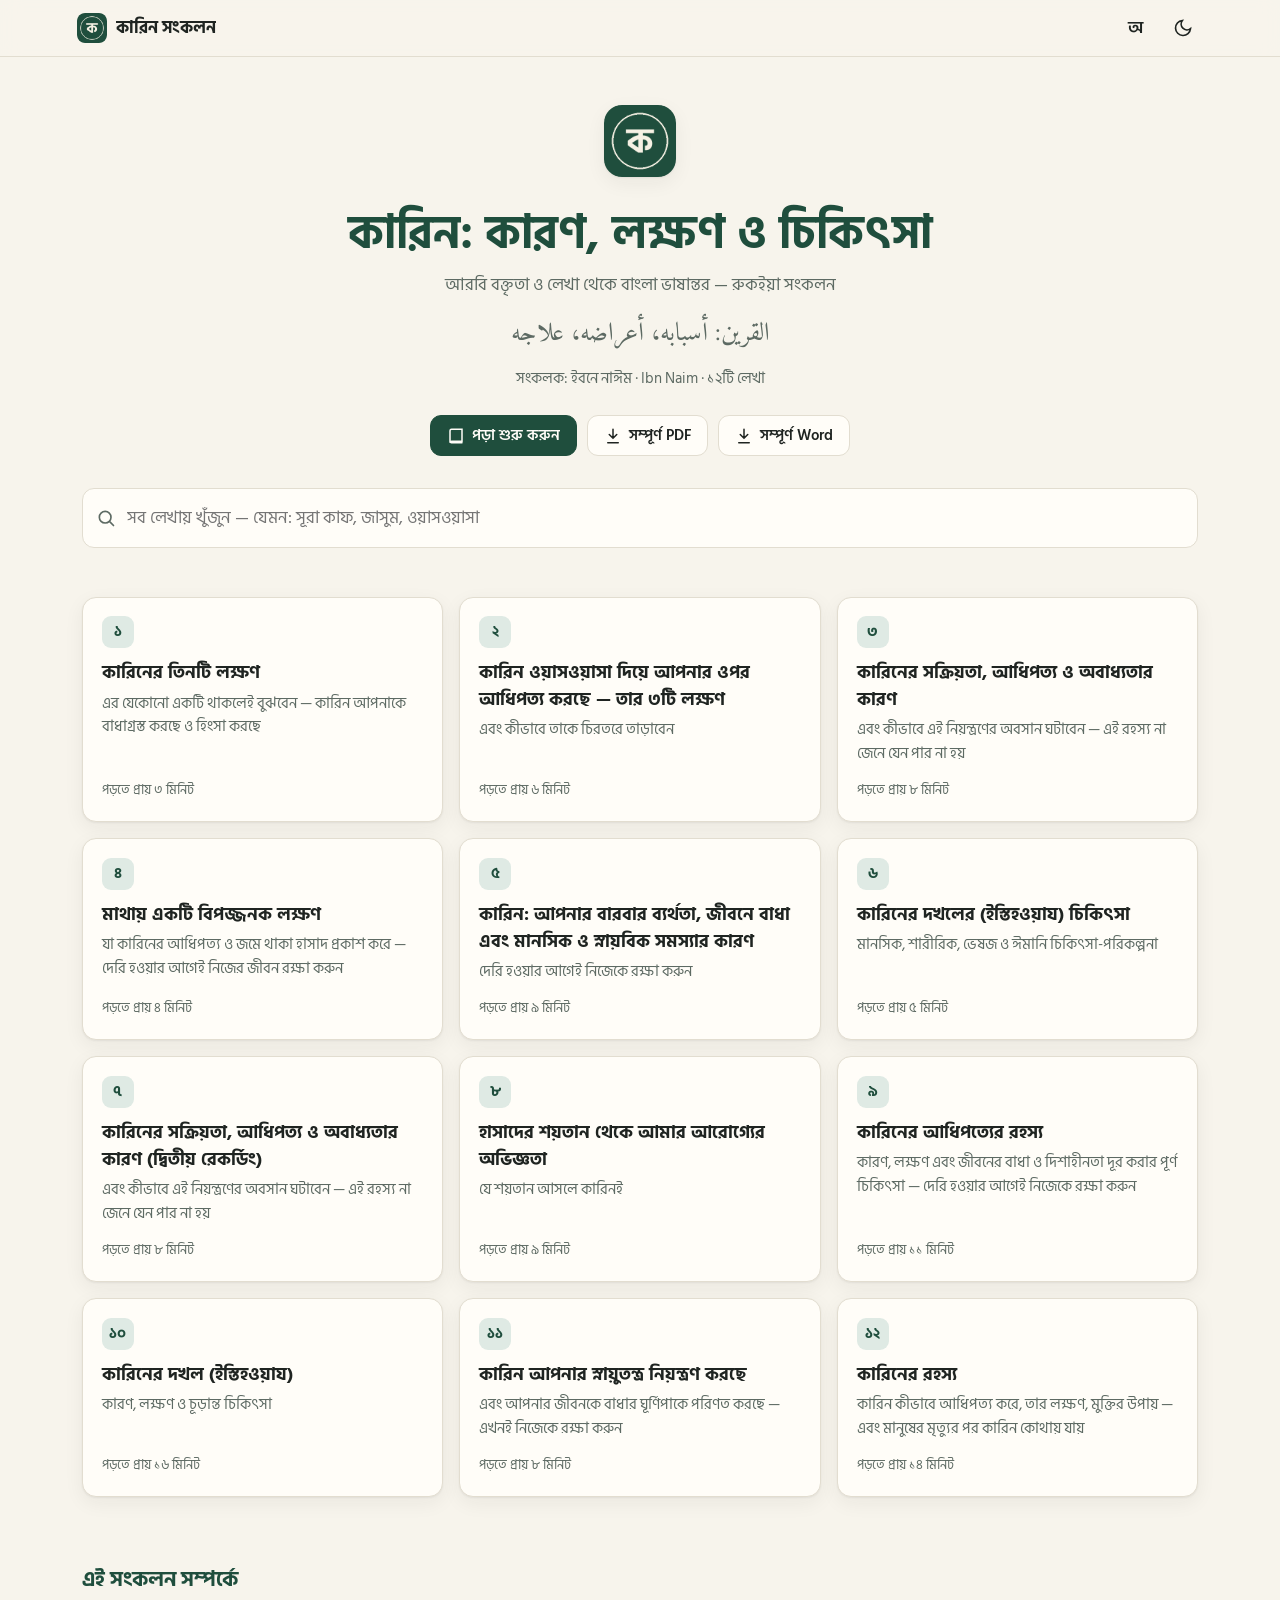
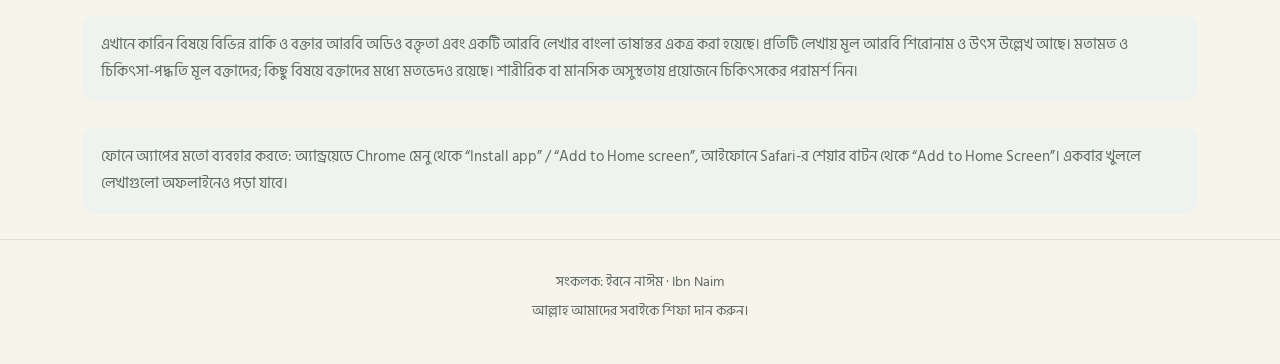
<file: index.html>
<!doctype html>
<html lang="bn" data-theme="light">
<head>
<meta charset="utf-8">
<meta name="viewport" content="width=device-width, initial-scale=1, viewport-fit=cover">
<title>কারিন সংকলন — কারণ, লক্ষণ ও চিকিৎসা</title>
<meta name="description" content="কারিন বিষয়ে রুকইয়া বক্তৃতা ও লেখার বাংলা ভাষান্তর — কারণ, লক্ষণ ও চিকিৎসা। অনলাইনে ও অফলাইনে পড়ুন, PDF ও Word ডাউনলোড করুন।">
<meta name="theme-color" content="#1f4e3d">
<meta property="og:title" content="কারিন সংকলন — কারণ, লক্ষণ ও চিকিৎসা">
<meta property="og:description" content="কারিন বিষয়ে রুকইয়া বক্তৃতা ও লেখার বাংলা ভাষান্তর — কারণ, লক্ষণ ও চিকিৎসা। অনলাইনে ও অফলাইনে পড়ুন, PDF ও Word ডাউনলোড করুন।">
<meta property="og:type" content="article">
<meta property="og:image" content="/icons/icon-512.png">
<link rel="manifest" href="/manifest.webmanifest">
<link rel="icon" href="/icons/favicon-48.png" type="image/png">
<link rel="apple-touch-icon" href="/icons/apple-touch-icon.png">
<meta name="apple-mobile-web-app-capable" content="yes">
<meta name="apple-mobile-web-app-status-bar-style" content="default">
<meta name="apple-mobile-web-app-title" content="কারিন সংকলন">
<link rel="preload" href="/fonts/HindSiliguri-Regular.woff2" as="font" type="font/woff2" crossorigin>
<link rel="stylesheet" href="/assets/style.css?v=72d745506d">
<script>(function(){var t;try{t=localStorage.getItem('theme')}catch(e){}if(!t)t=matchMedia('(prefers-color-scheme: dark)').matches?'dark':'light';document.documentElement.setAttribute('data-theme',t)})()</script>

</head>
<body>
<a class="skip" href="#main">মূল লেখায় যান</a>
<header class="bar"><div class="in">
<a class="brand" href="/"><img src="/icons/icon-192.png" alt="" width="30" height="30"><span>কারিন সংকলন</span></a>
<div class="sp"></div>
<button class="ib" data-act="font" aria-label="লেখার আকার বদলান" title="লেখার আকার">অ</button>
<button class="ib" data-act="theme" aria-label="ডার্ক/লাইট মোড" title="ডার্ক/লাইট মোড"><span class="ic-moon"><svg viewBox="0 0 24 24" fill="none" stroke="currentColor" stroke-width="2" stroke-linecap="round"><path d="M21 12.8A9 9 0 1 1 11.2 3a7 7 0 0 0 9.8 9.8z"/></svg></span><span class="ic-sun"><svg viewBox="0 0 24 24" fill="none" stroke="currentColor" stroke-width="2" stroke-linecap="round"><circle cx="12" cy="12" r="4"/><path d="M12 2v2M12 20v2M4.9 4.9l1.4 1.4M17.7 17.7l1.4 1.4M2 12h2M20 12h2M4.9 19.1l1.4-1.4M17.7 6.3l1.4-1.4"/></svg></span></button>

</div></header>
<main id="main" class="wrap wide">
<section class="hero">
<img class="logo" src="/icons/icon-192.png" alt="" width="72" height="72">
<h1>কারিন: কারণ, লক্ষণ ও চিকিৎসা</h1>
<p class="sub">আরবি বক্তৃতা ও লেখা থেকে বাংলা ভাষান্তর — রুকইয়া সংকলন</p>
<p class="ar" lang="ar" dir="rtl">القرين: أسبابه، أعراضه، علاجه</p>
<div class="by">সংকলক: ইবনে নাঈম · Ibn Naim · ১২টি লেখা</div>
<div class="btns">
<a class="btn pri" href="/a/qarin-tinti-lokkhon/"><svg viewBox="0 0 24 24" fill="none" stroke="currentColor" stroke-width="2" stroke-linecap="round"><path d="M4 19.5V5a2 2 0 0 1 2-2h14v16H6a2 2 0 0 0-2 2zM4 19.5A2 2 0 0 0 6 21h14"/></svg> পড়া শুরু করুন</a>
<a class="btn" href="/downloads/qarin-somporno-songkolon.pdf" download="কারিন — সম্পূর্ণ সংকলন.pdf"><svg viewBox="0 0 24 24" fill="none" stroke="currentColor" stroke-width="2" stroke-linecap="round"><path d="M12 3v12M7 10l5 5 5-5M5 21h14"/></svg> সম্পূর্ণ PDF</a>
<a class="btn" href="/downloads/qarin-somporno-songkolon.docx" download="কারিন — সম্পূর্ণ সংকলন.docx"><svg viewBox="0 0 24 24" fill="none" stroke="currentColor" stroke-width="2" stroke-linecap="round"><path d="M12 3v12M7 10l5 5 5-5M5 21h14"/></svg> সম্পূর্ণ Word</a>
<button class="btn" data-act="install" hidden><svg viewBox="0 0 24 24" fill="none" stroke="currentColor" stroke-width="2" stroke-linecap="round"><rect x="6" y="2" width="12" height="20" rx="2.5"/><path d="M11 18h2"/></svg> অ্যাপ হিসেবে ইনস্টল করুন</button>
</div>
<p class="note ios-hint" style="margin-top:1rem">আইফোনে অ্যাপ হিসেবে রাখতে: Safari-তে শেয়ার বাটন চাপুন, তারপর “Add to Home Screen”।</p>
</section>
<div class="search"><svg viewBox="0 0 24 24" fill="none" stroke="currentColor" stroke-width="2" stroke-linecap="round"><circle cx="11" cy="11" r="7"/><path d="M21 21l-4.3-4.3"/></svg><input id="q" type="search" placeholder="সব লেখায় খুঁজুন — যেমন: সূরা কাফ, জাসুম, ওয়াসওয়াসা" aria-label="সব লেখায় খুঁজুন" autocomplete="off"></div>
<p class="count" id="count" aria-live="polite"></p>
<div class="grid"><a class="card" href="/a/qarin-tinti-lokkhon/" data-slug="qarin-tinti-lokkhon">
<span class="num">১</span>
<h2>কারিনের তিনটি লক্ষণ</h2>
<p>এর যেকোনো একটি থাকলেই বুঝবেন — কারিন আপনাকে বাধাগ্রস্ত করছে ও হিংসা করছে</p>
<div class="meta">পড়তে প্রায় ৩ মিনিট</div>
</a><a class="card" href="/a/qarin-wasoasa-3-lokkhon/" data-slug="qarin-wasoasa-3-lokkhon">
<span class="num">২</span>
<h2>কারিন ওয়াসওয়াসা দিয়ে আপনার ওপর আধিপত্য করছে — তার ৩টি লক্ষণ</h2>
<p>এবং কীভাবে তাকে চিরতরে তাড়াবেন</p>
<div class="meta">পড়তে প্রায় ৬ মিনিট</div>
</a><a class="card" href="/a/qarin-sokriyotar-karon/" data-slug="qarin-sokriyotar-karon">
<span class="num">৩</span>
<h2>কারিনের সক্রিয়তা, আধিপত্য ও অবাধ্যতার কারণ</h2>
<p>এবং কীভাবে এই নিয়ন্ত্রণের অবসান ঘটাবেন — এই রহস্য না জেনে যেন পার না হয়</p>
<div class="meta">পড়তে প্রায় ৮ মিনিট</div>
</a><a class="card" href="/a/mathay-bipojjonok-lokkhon/" data-slug="mathay-bipojjonok-lokkhon">
<span class="num">৪</span>
<h2>মাথায় একটি বিপজ্জনক লক্ষণ</h2>
<p>যা কারিনের আধিপত্য ও জমে থাকা হাসাদ প্রকাশ করে — দেরি হওয়ার আগেই নিজের জীবন রক্ষা করুন</p>
<div class="meta">পড়তে প্রায় ৪ মিনিট</div>
</a><a class="card" href="/a/qarin-o-byarthota/" data-slug="qarin-o-byarthota">
<span class="num">৫</span>
<h2>কারিন: আপনার বারবার ব্যর্থতা, জীবনে বাধা এবং মানসিক ও স্নায়বিক সমস্যার কারণ</h2>
<p>দেরি হওয়ার আগেই নিজেকে রক্ষা করুন</p>
<div class="meta">পড়তে প্রায় ৯ মিনিট</div>
</a><a class="card" href="/a/qarin-dokholer-chikitsa/" data-slug="qarin-dokholer-chikitsa">
<span class="num">৬</span>
<h2>কারিনের দখলের (ইস্তিহওয়ায) চিকিৎসা</h2>
<p>মানসিক, শারীরিক, ভেষজ ও ঈমানি চিকিৎসা-পরিকল্পনা</p>
<div class="meta">পড়তে প্রায় ৫ মিনিট</div>
</a><a class="card" href="/a/qarin-sokriyotar-karon-2/" data-slug="qarin-sokriyotar-karon-2">
<span class="num">৭</span>
<h2>কারিনের সক্রিয়তা, আধিপত্য ও অবাধ্যতার কারণ (দ্বিতীয় রেকর্ডিং)</h2>
<p>এবং কীভাবে এই নিয়ন্ত্রণের অবসান ঘটাবেন — এই রহস্য না জেনে যেন পার না হয়</p>
<div class="meta">পড়তে প্রায় ৮ মিনিট</div>
</a><a class="card" href="/a/hasader-shoytan-theke-shifa/" data-slug="hasader-shoytan-theke-shifa">
<span class="num">৮</span>
<h2>হাসাদের শয়তান থেকে আমার আরোগ্যের অভিজ্ঞতা</h2>
<p>যে শয়তান আসলে কারিনই</p>
<div class="meta">পড়তে প্রায় ৯ মিনিট</div>
</a><a class="card" href="/a/qarin-adhipottyer-rohosso/" data-slug="qarin-adhipottyer-rohosso">
<span class="num">৯</span>
<h2>কারিনের আধিপত্যের রহস্য</h2>
<p>কারণ, লক্ষণ এবং জীবনের বাধা ও দিশাহীনতা দূর করার পূর্ণ চিকিৎসা — দেরি হওয়ার আগেই নিজেকে রক্ষা করুন</p>
<div class="meta">পড়তে প্রায় ১১ মিনিট</div>
</a><a class="card" href="/a/qarin-dokhol-karon-lokkhon-chikitsa/" data-slug="qarin-dokhol-karon-lokkhon-chikitsa">
<span class="num">১০</span>
<h2>কারিনের দখল (ইস্তিহওয়ায)</h2>
<p>কারণ, লক্ষণ ও চূড়ান্ত চিকিৎসা</p>
<div class="meta">পড়তে প্রায় ১৬ মিনিট</div>
</a><a class="card" href="/a/qarin-o-snayutontro/" data-slug="qarin-o-snayutontro">
<span class="num">১১</span>
<h2>কারিন আপনার স্নায়ুতন্ত্র নিয়ন্ত্রণ করছে</h2>
<p>এবং আপনার জীবনকে বাধার ঘূর্ণিপাকে পরিণত করছে — এখনই নিজেকে রক্ষা করুন</p>
<div class="meta">পড়তে প্রায় ৮ মিনিট</div>
</a><a class="card" href="/a/qariner-rohosso/" data-slug="qariner-rohosso">
<span class="num">১২</span>
<h2>কারিনের রহস্য</h2>
<p>কারিন কীভাবে আধিপত্য করে, তার লক্ষণ, মুক্তির উপায় — এবং মানুষের মৃত্যুর পর কারিন কোথায় যায়</p>
<div class="meta">পড়তে প্রায় ১৪ মিনিট</div>
</a></div>
<p class="empty" id="empty" hidden>কিছু পাওয়া যায়নি। অন্য শব্দ দিয়ে খুঁজে দেখুন।</p>
<h2 class="sec">এই সংকলন সম্পর্কে</h2>
<p class="note">এখানে কারিন বিষয়ে বিভিন্ন রাকি ও বক্তার আরবি অডিও বক্তৃতা এবং একটি আরবি লেখার বাংলা ভাষান্তর একত্র করা হয়েছে। প্রতিটি লেখায় মূল আরবি শিরোনাম ও উৎস উল্লেখ আছে। মতামত ও চিকিৎসা-পদ্ধতি মূল বক্তাদের; কিছু বিষয়ে বক্তাদের মধ্যে মতভেদও রয়েছে। শারীরিক বা মানসিক অসুস্থতায় প্রয়োজনে চিকিৎসকের পরামর্শ নিন।</p>
<p class="note">ফোনে অ্যাপের মতো ব্যবহার করতে: অ্যান্ড্রয়েডে Chrome মেনু থেকে “Install app” / “Add to Home screen”, আইফোনে Safari-র শেয়ার বাটন থেকে “Add to Home Screen”। একবার খুললে লেখাগুলো অফলাইনেও পড়া যাবে।</p>
</main>
<footer><div class="wrap">
<p>সংকলক: ইবনে নাঈম · Ibn Naim</p>
<p>আল্লাহ আমাদের সবাইকে শিফা দান করুন।</p>
</div></footer>
<div class="toast" id="toast" role="status" aria-live="polite"></div>
<script src="/assets/app.js?v=72d745506d" defer></script>
</body></html>
</file>
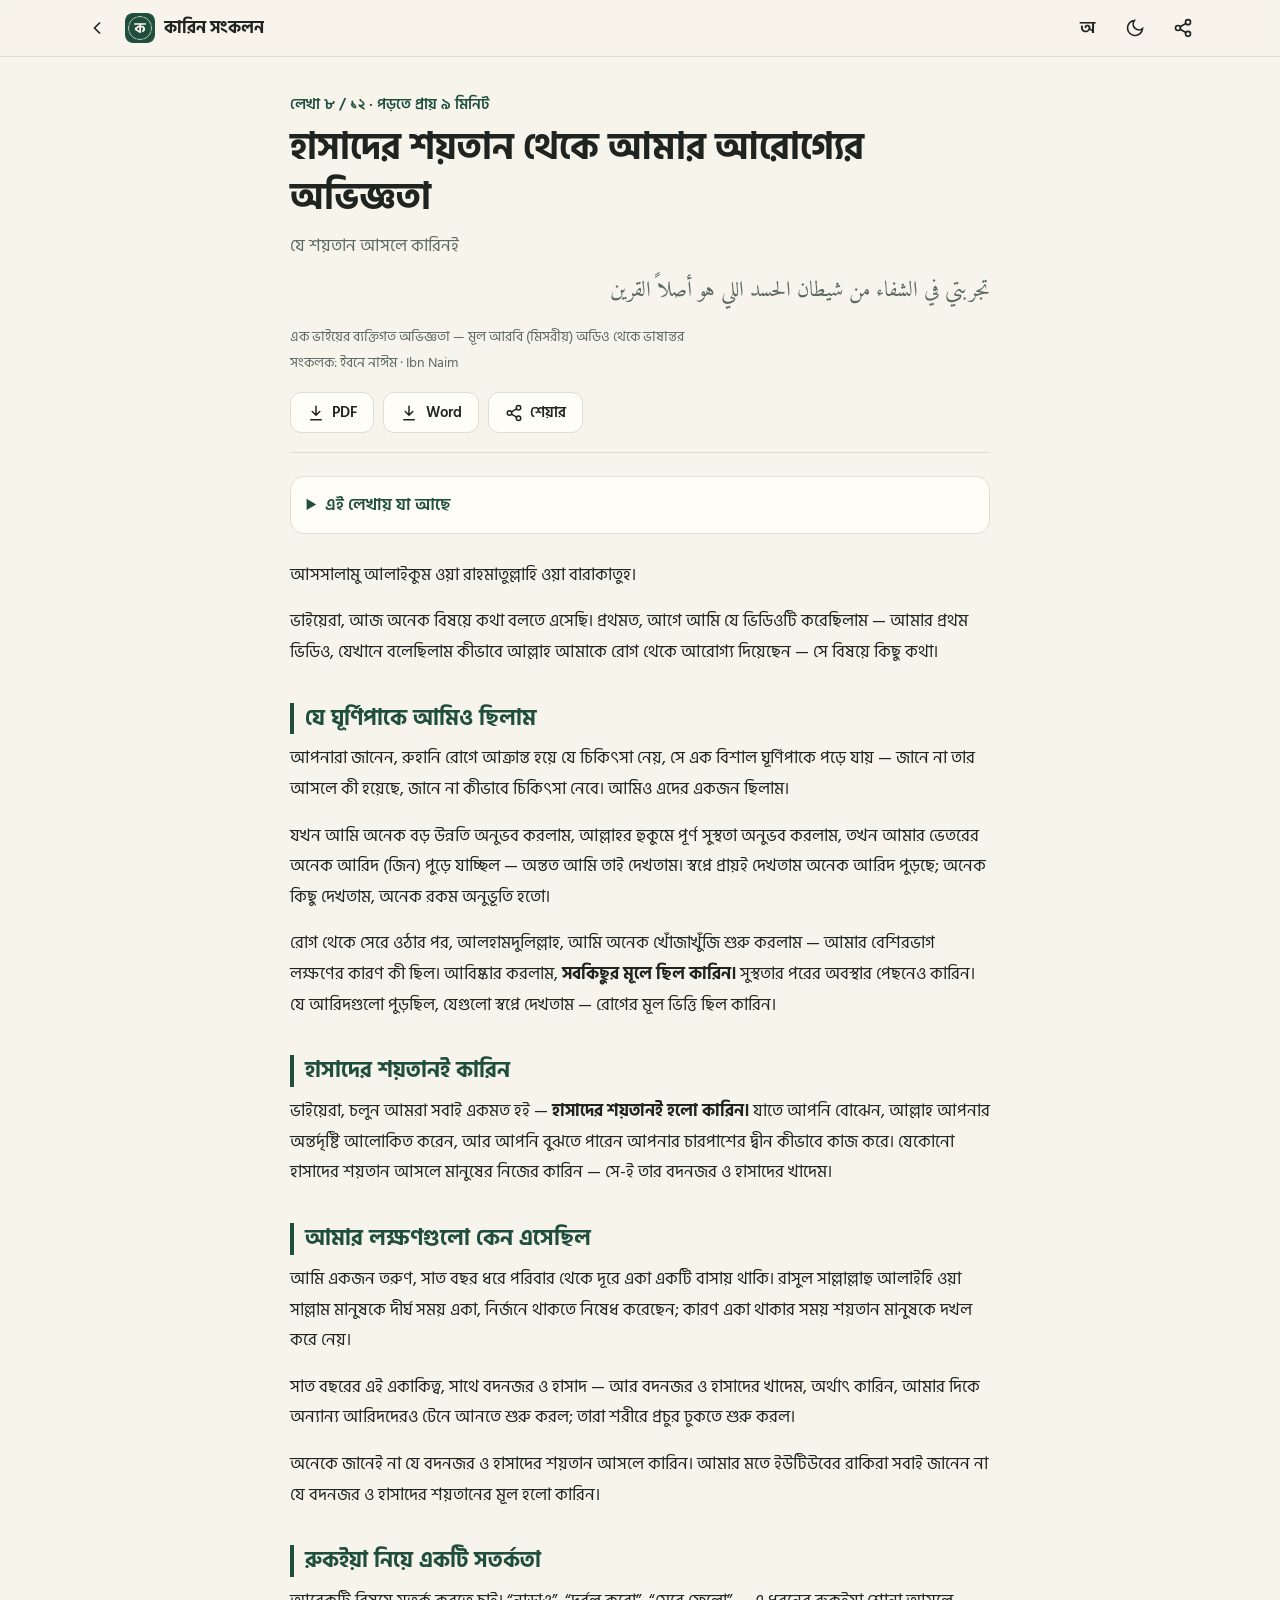
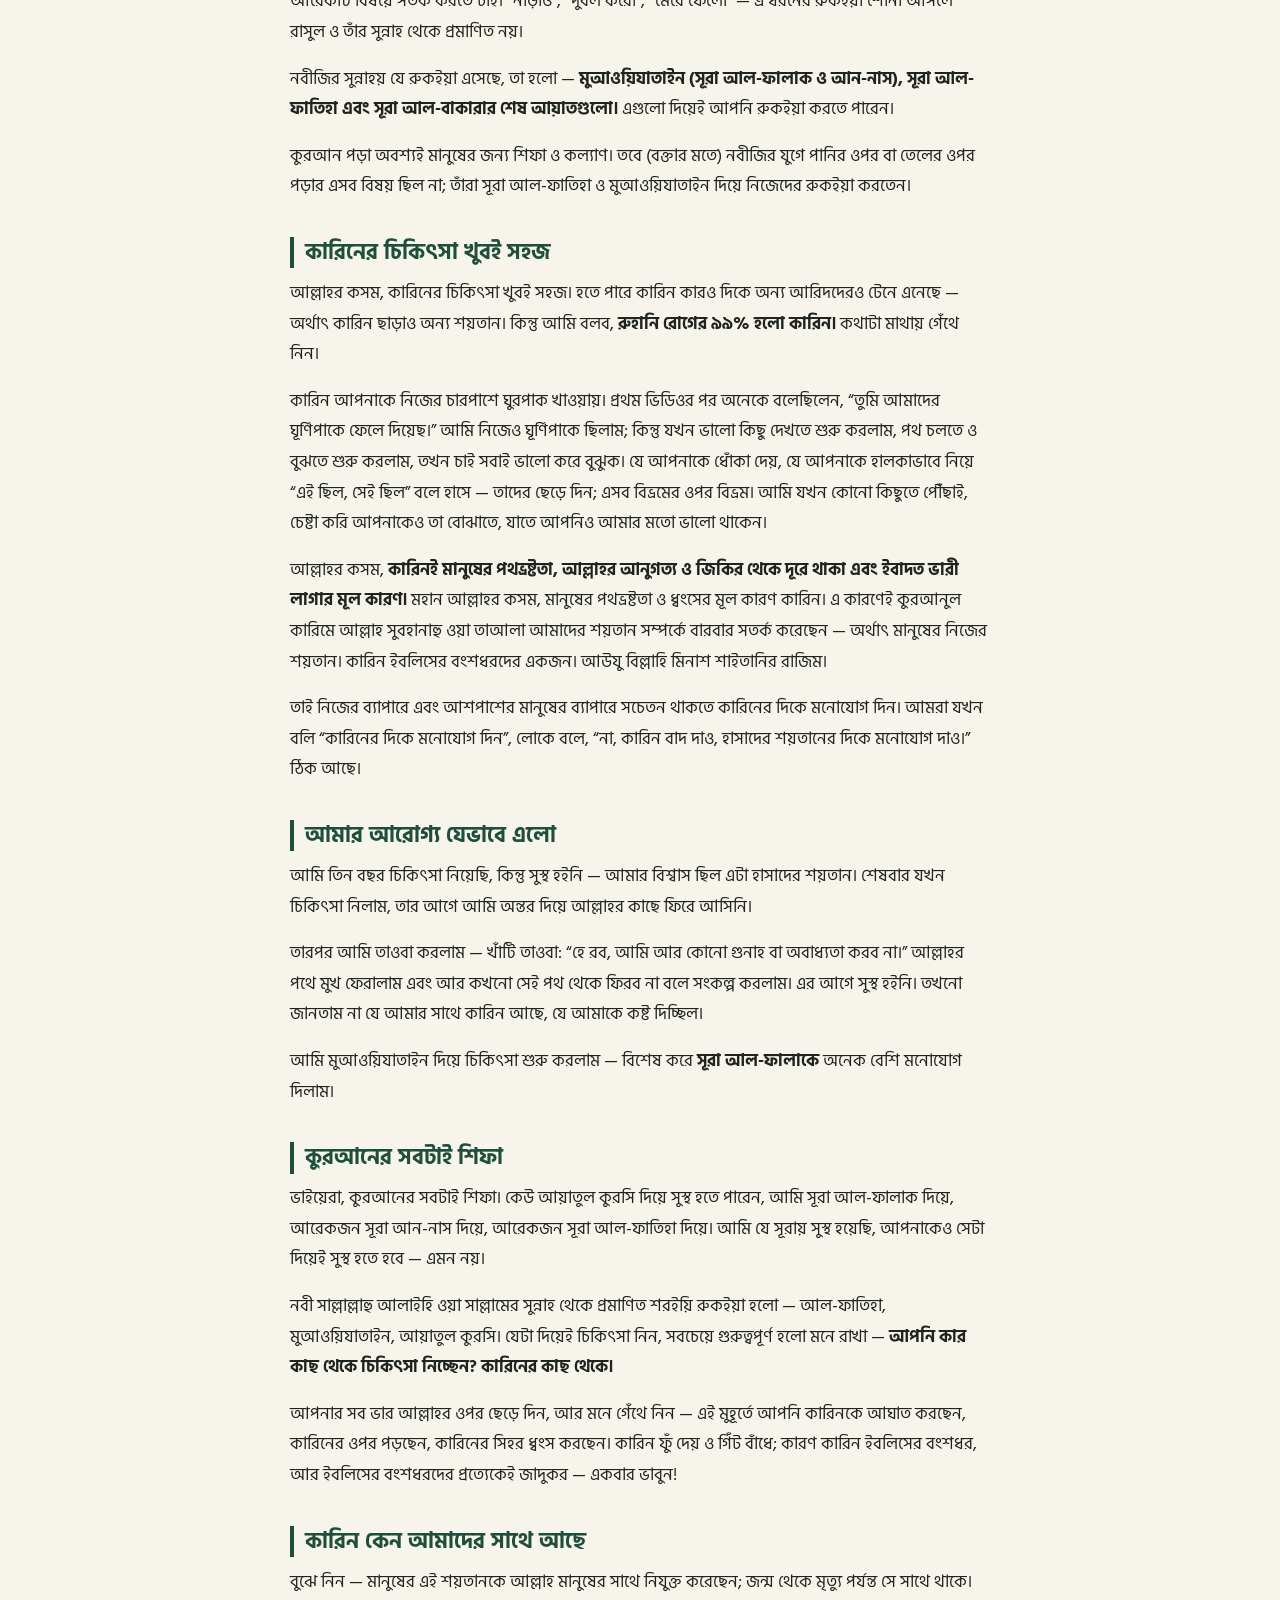
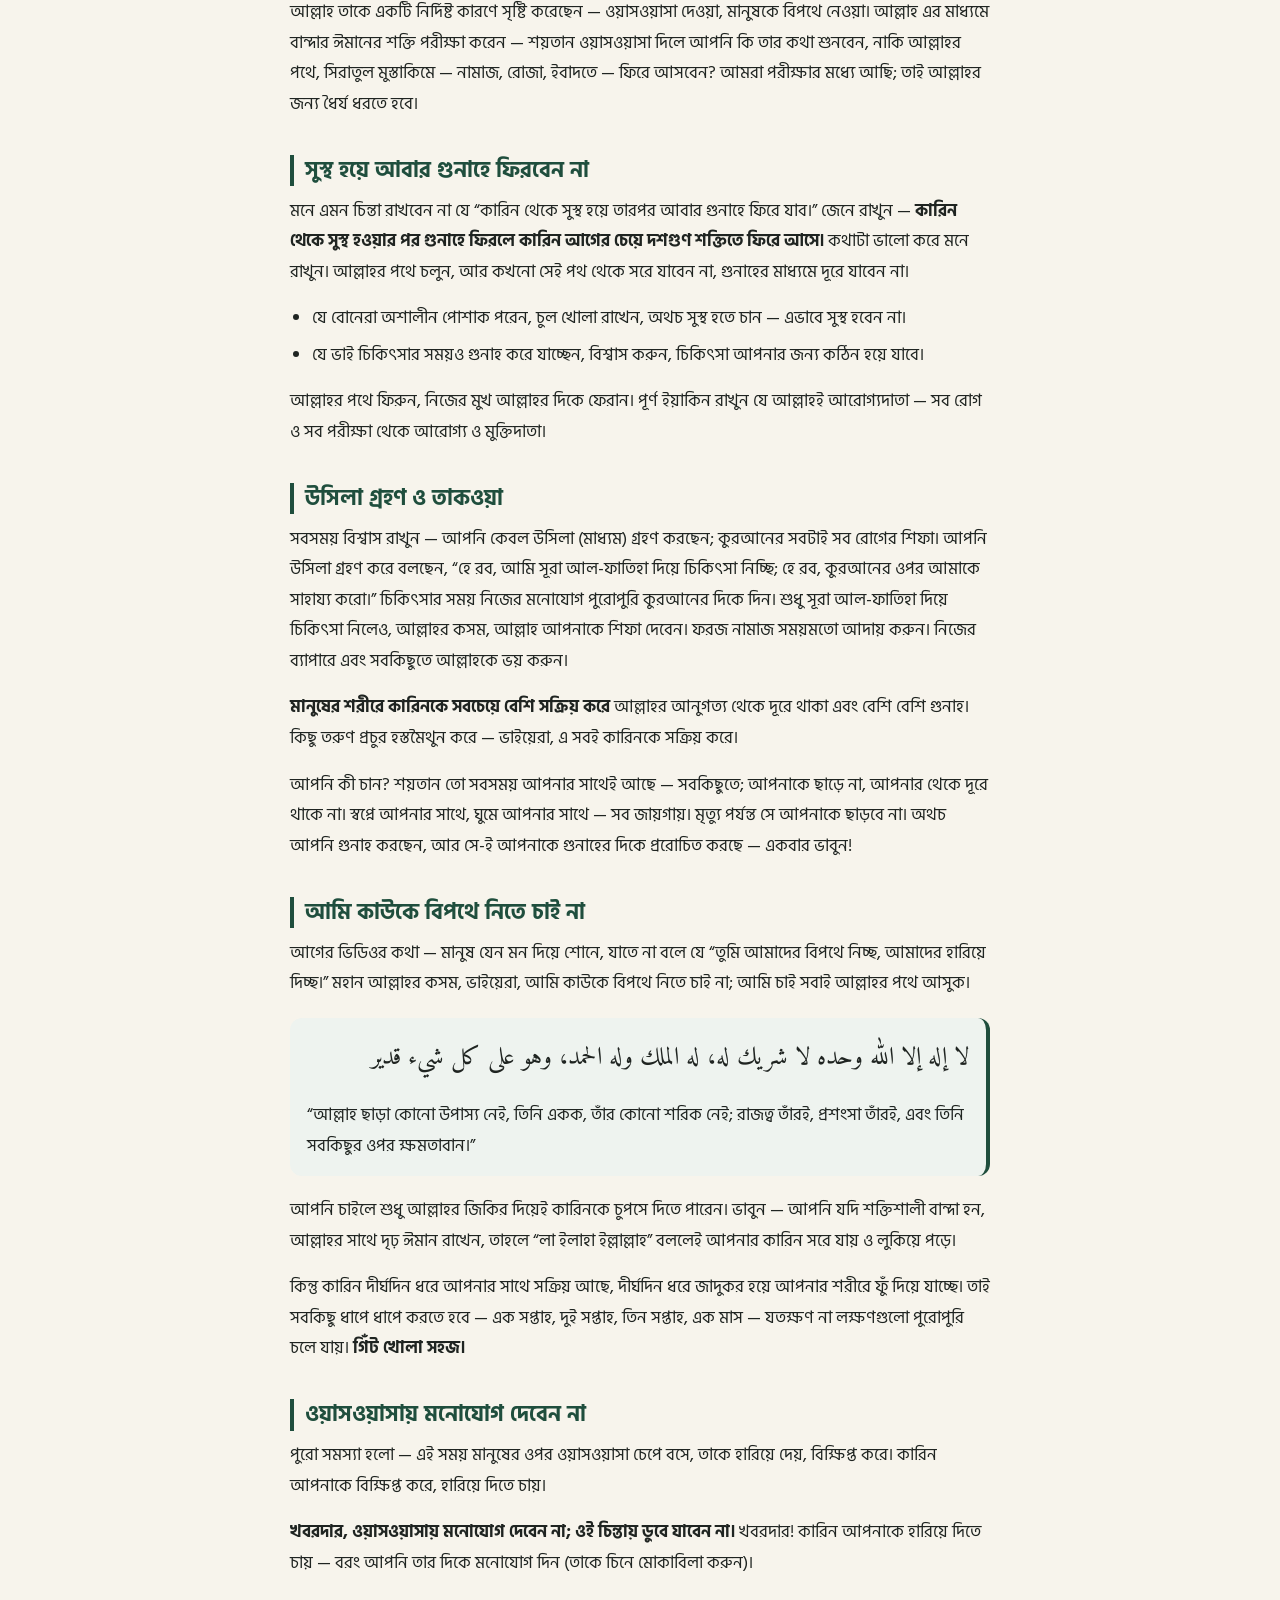
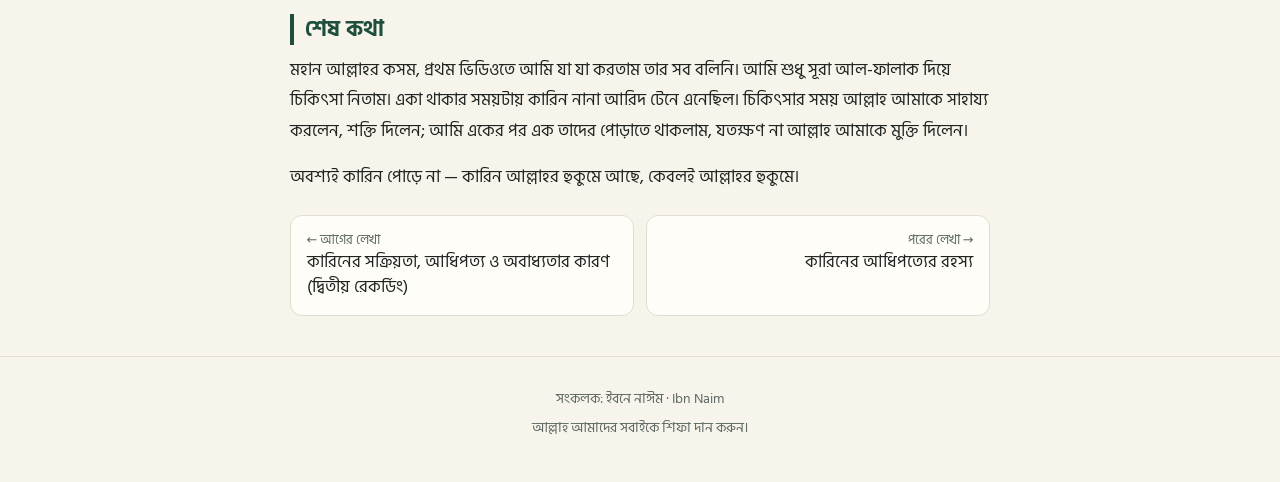
<file: a/hasader-shoytan-theke-shifa/index.html>
<!doctype html>
<html lang="bn" data-theme="light">
<head>
<meta charset="utf-8">
<meta name="viewport" content="width=device-width, initial-scale=1, viewport-fit=cover">
<title>হাসাদের শয়তান থেকে আমার আরোগ্যের অভিজ্ঞতা — কারিন সংকলন</title>
<meta name="description" content="যে শয়তান আসলে কারিনই">
<meta name="theme-color" content="#1f4e3d">
<meta property="og:title" content="হাসাদের শয়তান থেকে আমার আরোগ্যের অভিজ্ঞতা — কারিন সংকলন">
<meta property="og:description" content="যে শয়তান আসলে কারিনই">
<meta property="og:type" content="article">
<meta property="og:image" content="/icons/icon-512.png">
<link rel="manifest" href="/manifest.webmanifest">
<link rel="icon" href="/icons/favicon-48.png" type="image/png">
<link rel="apple-touch-icon" href="/icons/apple-touch-icon.png">
<meta name="apple-mobile-web-app-capable" content="yes">
<meta name="apple-mobile-web-app-status-bar-style" content="default">
<meta name="apple-mobile-web-app-title" content="কারিন সংকলন">
<link rel="preload" href="/fonts/HindSiliguri-Regular.woff2" as="font" type="font/woff2" crossorigin>
<link rel="stylesheet" href="/assets/style.css?v=72d745506d">
<script>(function(){var t;try{t=localStorage.getItem('theme')}catch(e){}if(!t)t=matchMedia('(prefers-color-scheme: dark)').matches?'dark':'light';document.documentElement.setAttribute('data-theme',t)})()</script>

</head>
<body>
<a class="skip" href="#main">মূল লেখায় যান</a>
<header class="bar"><div class="in">
<a class="ib" href="/" aria-label="মূল পাতা"><svg viewBox="0 0 24 24" fill="none" stroke="currentColor" stroke-width="2" stroke-linecap="round"><path d="M15 18l-6-6 6-6"/></svg></a><a class="brand" href="/"><img src="/icons/icon-192.png" alt="" width="30" height="30"><span>কারিন সংকলন</span></a>
<div class="sp"></div>
<button class="ib" data-act="font" aria-label="লেখার আকার বদলান" title="লেখার আকার">অ</button>
<button class="ib" data-act="theme" aria-label="ডার্ক/লাইট মোড" title="ডার্ক/লাইট মোড"><span class="ic-moon"><svg viewBox="0 0 24 24" fill="none" stroke="currentColor" stroke-width="2" stroke-linecap="round"><path d="M21 12.8A9 9 0 1 1 11.2 3a7 7 0 0 0 9.8 9.8z"/></svg></span><span class="ic-sun"><svg viewBox="0 0 24 24" fill="none" stroke="currentColor" stroke-width="2" stroke-linecap="round"><circle cx="12" cy="12" r="4"/><path d="M12 2v2M12 20v2M4.9 4.9l1.4 1.4M17.7 17.7l1.4 1.4M2 12h2M20 12h2M4.9 19.1l1.4-1.4M17.7 6.3l1.4-1.4"/></svg></span></button>
<button class="ib" data-act="share" aria-label="শেয়ার" title="শেয়ার"><svg viewBox="0 0 24 24" fill="none" stroke="currentColor" stroke-width="2" stroke-linecap="round"><circle cx="18" cy="5" r="3"/><circle cx="6" cy="12" r="3"/><circle cx="18" cy="19" r="3"/><path d="M8.6 13.5l6.8 4M15.4 6.5l-6.8 4"/></svg></button>
</div><div class="progress"></div></header>
<main id="main" class="wrap">
<header class="ahead">
<div class="kick">লেখা ৮ / ১২ · পড়তে প্রায় ৯ মিনিট</div>
<h1>হাসাদের শয়তান থেকে আমার আরোগ্যের অভিজ্ঞতা</h1>
<p class="sub">যে শয়তান আসলে কারিনই</p>
<p class="ar" lang="ar" dir="rtl">تجربتي في الشفاء من شيطان الحسد اللي هو أصلاً القرين</p>
<div class="by">এক ভাইয়ের ব্যক্তিগত অভিজ্ঞতা — মূল আরবি (মিসরীয়) অডিও থেকে ভাষান্তর<br>সংকলক: ইবনে নাঈম · Ibn Naim</div>
<div class="btns">
<a class="btn" href="/downloads/hasader-shoytan-theke-shifa.pdf" download="10 - হাসাদের শয়তান থেকে আরোগ্যের অভিজ্ঞতা.pdf"><svg viewBox="0 0 24 24" fill="none" stroke="currentColor" stroke-width="2" stroke-linecap="round"><path d="M12 3v12M7 10l5 5 5-5M5 21h14"/></svg> PDF</a>
<a class="btn" href="/downloads/hasader-shoytan-theke-shifa.docx" download="10 - হাসাদের শয়তান থেকে আরোগ্যের অভিজ্ঞতা.docx"><svg viewBox="0 0 24 24" fill="none" stroke="currentColor" stroke-width="2" stroke-linecap="round"><path d="M12 3v12M7 10l5 5 5-5M5 21h14"/></svg> Word</a>
<button class="btn" data-act="share"><svg viewBox="0 0 24 24" fill="none" stroke="currentColor" stroke-width="2" stroke-linecap="round"><circle cx="18" cy="5" r="3"/><circle cx="6" cy="12" r="3"/><circle cx="18" cy="19" r="3"/><path d="M8.6 13.5l6.8 4M15.4 6.5l-6.8 4"/></svg> শেয়ার</button>
</div>
</header>
<details class="toc"><summary>এই লেখায় যা আছে</summary><ol><li><a href="#য-ঘরণপক-আমও-ছলম">যে ঘূর্ণিপাকে আমিও ছিলাম</a></li><li><a href="#হসদর-শযতনই-করন">হাসাদের শয়তানই কারিন</a></li><li><a href="#আমর-লকষণগল-কন-এসছল">আমার লক্ষণগুলো কেন এসেছিল</a></li><li><a href="#রকইয-নয-একট-সতরকত">রুকইয়া নিয়ে একটি সতর্কতা</a></li><li><a href="#করনর-চকৎস-খবই-সহজ">কারিনের চিকিৎসা খুবই সহজ</a></li><li><a href="#আমর-আরগয-যভব-এল">আমার আরোগ্য যেভাবে এলো</a></li><li><a href="#করআনর-সবটই-শফ">কুরআনের সবটাই শিফা</a></li><li><a href="#করন-কন-আমদর-সথ-আছ">কারিন কেন আমাদের সাথে আছে</a></li><li><a href="#সসথ-হয-আবর-গনহ-ফরবন-ন">সুস্থ হয়ে আবার গুনাহে ফিরবেন না</a></li><li><a href="#উসল-গরহণ-ও-তকওয">উসিলা গ্রহণ ও তাকওয়া</a></li><li><a href="#আম-কউক-বপথ-নত-চই-ন">আমি কাউকে বিপথে নিতে চাই না</a></li><li><a href="#ওযসওযসয-মনযগ-দবন-ন">ওয়াসওয়াসায় মনোযোগ দেবেন না</a></li><li><a href="#শষ-কথ">শেষ কথা</a></li></ol></details>
<article class="prose">
<p>আসসালামু আলাইকুম ওয়া রাহমাতুল্লাহি ওয়া বারাকাতুহ।</p>
<p>ভাইয়েরা, আজ অনেক বিষয়ে কথা বলতে এসেছি। প্রথমত, আগে আমি যে ভিডিওটি করেছিলাম — আমার প্রথম ভিডিও, যেখানে বলেছিলাম কীভাবে আল্লাহ আমাকে রোগ থেকে আরোগ্য দিয়েছেন — সে বিষয়ে কিছু কথা।</p>
<h2 id="য-ঘরণপক-আমও-ছলম">যে ঘূর্ণিপাকে আমিও ছিলাম</h2>
<p>আপনারা জানেন, রুহানি রোগে আক্রান্ত হয়ে যে চিকিৎসা নেয়, সে এক বিশাল ঘূর্ণিপাকে পড়ে যায় — জানে না তার আসলে কী হয়েছে, জানে না কীভাবে চিকিৎসা নেবে। আমিও এদের একজন ছিলাম।</p>
<p>যখন আমি অনেক বড় উন্নতি অনুভব করলাম, আল্লাহর হুকুমে পূর্ণ সুস্থতা অনুভব করলাম, তখন আমার ভেতরের অনেক আরিদ (জিন) পুড়ে যাচ্ছিল — অন্তত আমি তাই দেখতাম। স্বপ্নে প্রায়ই দেখতাম অনেক আরিদ পুড়ছে; অনেক কিছু দেখতাম, অনেক রকম অনুভূতি হতো।</p>
<p>রোগ থেকে সেরে ওঠার পর, আলহামদুলিল্লাহ, আমি অনেক খোঁজাখুঁজি শুরু করলাম — আমার বেশিরভাগ লক্ষণের কারণ কী ছিল। আবিষ্কার করলাম, <strong>সবকিছুর মূলে ছিল কারিন।</strong> সুস্থতার পরের অবস্থার পেছনেও কারিন। যে আরিদগুলো পুড়ছিল, যেগুলো স্বপ্নে দেখতাম — রোগের মূল ভিত্তি ছিল কারিন।</p>
<h2 id="হসদর-শযতনই-করন">হাসাদের শয়তানই কারিন</h2>
<p>ভাইয়েরা, চলুন আমরা সবাই একমত হই — <strong>হাসাদের শয়তানই হলো কারিন।</strong> যাতে আপনি বোঝেন, আল্লাহ আপনার অন্তর্দৃষ্টি আলোকিত করেন, আর আপনি বুঝতে পারেন আপনার চারপাশের দ্বীন কীভাবে কাজ করে। যেকোনো হাসাদের শয়তান আসলে মানুষের নিজের কারিন — সে-ই তার বদনজর ও হাসাদের খাদেম।</p>
<h2 id="আমর-লকষণগল-কন-এসছল">আমার লক্ষণগুলো কেন এসেছিল</h2>
<p>আমি একজন তরুণ, সাত বছর ধরে পরিবার থেকে দূরে একা একটি বাসায় থাকি। রাসুল সাল্লাল্লাহু আলাইহি ওয়া সাল্লাম মানুষকে দীর্ঘ সময় একা, নির্জনে থাকতে নিষেধ করেছেন; কারণ একা থাকার সময় শয়তান মানুষকে দখল করে নেয়।</p>
<p>সাত বছরের এই একাকিত্ব, সাথে বদনজর ও হাসাদ — আর বদনজর ও হাসাদের খাদেম, অর্থাৎ কারিন, আমার দিকে অন্যান্য আরিদদেরও টেনে আনতে শুরু করল; তারা শরীরে প্রচুর ঢুকতে শুরু করল।</p>
<p>অনেকে জানেই না যে বদনজর ও হাসাদের শয়তান আসলে কারিন। আমার মতে ইউটিউবের রাকিরা সবাই জানেন না যে বদনজর ও হাসাদের শয়তানের মূল হলো কারিন।</p>
<h2 id="রকইয-নয-একট-সতরকত">রুকইয়া নিয়ে একটি সতর্কতা</h2>
<p>আরেকটি বিষয়ে সতর্ক করতে চাই। “নাড়াও”, “দুর্বল করো”, “মেরে ফেলো” — এ ধরনের রুকইয়া শোনা আসলে রাসুল ও তাঁর সুন্নাহ থেকে প্রমাণিত নয়।</p>
<p>নবীজির সুন্নাহয় যে রুকইয়া এসেছে, তা হলো — <strong>মুআওয়িযাতাইন (সূরা আল-ফালাক ও আন-নাস), সূরা আল-ফাতিহা এবং সূরা আল-বাকারার শেষ আয়াতগুলো।</strong> এগুলো দিয়েই আপনি রুকইয়া করতে পারেন।</p>
<p>কুরআন পড়া অবশ্যই মানুষের জন্য শিফা ও কল্যাণ। তবে (বক্তার মতে) নবীজির যুগে পানির ওপর বা তেলের ওপর পড়ার এসব বিষয় ছিল না; তাঁরা সূরা আল-ফাতিহা ও মুআওয়িযাতাইন দিয়ে নিজেদের রুকইয়া করতেন।</p>
<h2 id="করনর-চকৎস-খবই-সহজ">কারিনের চিকিৎসা খুবই সহজ</h2>
<p>আল্লাহর কসম, কারিনের চিকিৎসা খুবই সহজ। হতে পারে কারিন কারও দিকে অন্য আরিদদেরও টেনে এনেছে — অর্থাৎ কারিন ছাড়াও অন্য শয়তান। কিন্তু আমি বলব, <strong>রুহানি রোগের ৯৯% হলো কারিন।</strong> কথাটা মাথায় গেঁথে নিন।</p>
<p>কারিন আপনাকে নিজের চারপাশে ঘুরপাক খাওয়ায়। প্রথম ভিডিওর পর অনেকে বলেছিলেন, “তুমি আমাদের ঘূর্ণিপাকে ফেলে দিয়েছ।” আমি নিজেও ঘূর্ণিপাকে ছিলাম; কিন্তু যখন ভালো কিছু দেখতে শুরু করলাম, পথ চলতে ও বুঝতে শুরু করলাম, তখন চাই সবাই ভালো করে বুঝুক। যে আপনাকে ধোঁকা দেয়, যে আপনাকে হালকাভাবে নিয়ে “এই ছিল, সেই ছিল” বলে হাসে — তাদের ছেড়ে দিন; এসব বিভ্রমের ওপর বিভ্রম। আমি যখন কোনো কিছুতে পৌঁছাই, চেষ্টা করি আপনাকেও তা বোঝাতে, যাতে আপনিও আমার মতো ভালো থাকেন।</p>
<p>আল্লাহর কসম, <strong>কারিনই মানুষের পথভ্রষ্টতা, আল্লাহর আনুগত্য ও জিকির থেকে দূরে থাকা এবং ইবাদত ভারী লাগার মূল কারণ।</strong> মহান আল্লাহর কসম, মানুষের পথভ্রষ্টতা ও ধ্বংসের মূল কারণ কারিন। এ কারণেই কুরআনুল কারিমে আল্লাহ সুবহানাহু ওয়া তাআলা আমাদের শয়তান সম্পর্কে বারবার সতর্ক করেছেন — অর্থাৎ মানুষের নিজের শয়তান। কারিন ইবলিসের বংশধরদের একজন। আউযু বিল্লাহি মিনাশ শাইতানির রাজিম।</p>
<p>তাই নিজের ব্যাপারে এবং আশপাশের মানুষের ব্যাপারে সচেতন থাকতে কারিনের দিকে মনোযোগ দিন। আমরা যখন বলি “কারিনের দিকে মনোযোগ দিন”, লোকে বলে, “না, কারিন বাদ দাও, হাসাদের শয়তানের দিকে মনোযোগ দাও।” ঠিক আছে।</p>
<h2 id="আমর-আরগয-যভব-এল">আমার আরোগ্য যেভাবে এলো</h2>
<p>আমি তিন বছর চিকিৎসা নিয়েছি, কিন্তু সুস্থ হইনি — আমার বিশ্বাস ছিল এটা হাসাদের শয়তান। শেষবার যখন চিকিৎসা নিলাম, তার আগে আমি অন্তর দিয়ে আল্লাহর কাছে ফিরে আসিনি।</p>
<p>তারপর আমি তাওবা করলাম — খাঁটি তাওবা: “হে রব, আমি আর কোনো গুনাহ বা অবাধ্যতা করব না।” আল্লাহর পথে মুখ ফেরালাম এবং আর কখনো সেই পথ থেকে ফিরব না বলে সংকল্প করলাম। এর আগে সুস্থ হইনি। তখনো জানতাম না যে আমার সাথে কারিন আছে, যে আমাকে কষ্ট দিচ্ছিল।</p>
<p>আমি মুআওয়িযাতাইন দিয়ে চিকিৎসা শুরু করলাম — বিশেষ করে <strong>সূরা আল-ফালাকে</strong> অনেক বেশি মনোযোগ দিলাম।</p>
<h2 id="করআনর-সবটই-শফ">কুরআনের সবটাই শিফা</h2>
<p>ভাইয়েরা, কুরআনের সবটাই শিফা। কেউ আয়াতুল কুরসি দিয়ে সুস্থ হতে পারেন, আমি সূরা আল-ফালাক দিয়ে, আরেকজন সূরা আন-নাস দিয়ে, আরেকজন সূরা আল-ফাতিহা দিয়ে। আমি যে সূরায় সুস্থ হয়েছি, আপনাকেও সেটা দিয়েই সুস্থ হতে হবে — এমন নয়।</p>
<p>নবী সাল্লাল্লাহু আলাইহি ওয়া সাল্লামের সুন্নাহ থেকে প্রমাণিত শরইয়ি রুকইয়া হলো — আল-ফাতিহা, মুআওয়িযাতাইন, আয়াতুল কুরসি। যেটা দিয়েই চিকিৎসা নিন, সবচেয়ে গুরুত্বপূর্ণ হলো মনে রাখা — <strong>আপনি কার কাছ থেকে চিকিৎসা নিচ্ছেন? কারিনের কাছ থেকে।</strong></p>
<p>আপনার সব ভার আল্লাহর ওপর ছেড়ে দিন, আর মনে গেঁথে নিন — এই মুহূর্তে আপনি কারিনকে আঘাত করছেন, কারিনের ওপর পড়ছেন, কারিনের সিহর ধ্বংস করছেন। কারিন ফুঁ দেয় ও গিঁট বাঁধে; কারণ কারিন ইবলিসের বংশধর, আর ইবলিসের বংশধরদের প্রত্যেকেই জাদুকর — একবার ভাবুন!</p>
<h2 id="করন-কন-আমদর-সথ-আছ">কারিন কেন আমাদের সাথে আছে</h2>
<p>বুঝে নিন — মানুষের এই শয়তানকে আল্লাহ মানুষের সাথে নিযুক্ত করেছেন; জন্ম থেকে মৃত্যু পর্যন্ত সে সাথে থাকে। আল্লাহ তাকে একটি নির্দিষ্ট কারণে সৃষ্টি করেছেন — ওয়াসওয়াসা দেওয়া, মানুষকে বিপথে নেওয়া। আল্লাহ এর মাধ্যমে বান্দার ঈমানের শক্তি পরীক্ষা করেন — শয়তান ওয়াসওয়াসা দিলে আপনি কি তার কথা শুনবেন, নাকি আল্লাহর পথে, সিরাতুল মুস্তাকিমে — নামাজ, রোজা, ইবাদতে — ফিরে আসবেন? আমরা পরীক্ষার মধ্যে আছি; তাই আল্লাহর জন্য ধৈর্য ধরতে হবে।</p>
<h2 id="সসথ-হয-আবর-গনহ-ফরবন-ন">সুস্থ হয়ে আবার গুনাহে ফিরবেন না</h2>
<p>মনে এমন চিন্তা রাখবেন না যে “কারিন থেকে সুস্থ হয়ে তারপর আবার গুনাহে ফিরে যাব।” জেনে রাখুন — <strong>কারিন থেকে সুস্থ হওয়ার পর গুনাহে ফিরলে কারিন আগের চেয়ে দশগুণ শক্তিতে ফিরে আসে।</strong> কথাটা ভালো করে মনে রাখুন। আল্লাহর পথে চলুন, আর কখনো সেই পথ থেকে সরে যাবেন না, গুনাহের মাধ্যমে দূরে যাবেন না।</p>
<ul>
<li>যে বোনেরা অশালীন পোশাক পরেন, চুল খোলা রাখেন, অথচ সুস্থ হতে চান — এভাবে সুস্থ হবেন না।</li>
<li>যে ভাই চিকিৎসার সময়ও গুনাহ করে যাচ্ছেন, বিশ্বাস করুন, চিকিৎসা আপনার জন্য কঠিন হয়ে যাবে।</li>
</ul>
<p>আল্লাহর পথে ফিরুন, নিজের মুখ আল্লাহর দিকে ফেরান। পূর্ণ ইয়াকিন রাখুন যে আল্লাহই আরোগ্যদাতা — সব রোগ ও সব পরীক্ষা থেকে আরোগ্য ও মুক্তিদাতা।</p>
<h2 id="উসল-গরহণ-ও-তকওয">উসিলা গ্রহণ ও তাকওয়া</h2>
<p>সবসময় বিশ্বাস রাখুন — আপনি কেবল উসিলা (মাধ্যম) গ্রহণ করছেন; কুরআনের সবটাই সব রোগের শিফা। আপনি উসিলা গ্রহণ করে বলছেন, “হে রব, আমি সূরা আল-ফাতিহা দিয়ে চিকিৎসা নিচ্ছি; হে রব, কুরআনের ওপর আমাকে সাহায্য করো।” চিকিৎসার সময় নিজের মনোযোগ পুরোপুরি কুরআনের দিকে দিন। শুধু সূরা আল-ফাতিহা দিয়ে চিকিৎসা নিলেও, আল্লাহর কসম, আল্লাহ আপনাকে শিফা দেবেন। ফরজ নামাজ সময়মতো আদায় করুন। নিজের ব্যাপারে এবং সবকিছুতে আল্লাহকে ভয় করুন।</p>
<p><strong>মানুষের শরীরে কারিনকে সবচেয়ে বেশি সক্রিয় করে</strong> আল্লাহর আনুগত্য থেকে দূরে থাকা এবং বেশি বেশি গুনাহ। কিছু তরুণ প্রচুর হস্তমৈথুন করে — ভাইয়েরা, এ সবই কারিনকে সক্রিয় করে।</p>
<p>আপনি কী চান? শয়তান তো সবসময় আপনার সাথেই আছে — সবকিছুতে; আপনাকে ছাড়ে না, আপনার থেকে দূরে থাকে না। স্বপ্নে আপনার সাথে, ঘুমে আপনার সাথে — সব জায়গায়। মৃত্যু পর্যন্ত সে আপনাকে ছাড়বে না। অথচ আপনি গুনাহ করছেন, আর সে-ই আপনাকে গুনাহের দিকে প্ররোচিত করছে — একবার ভাবুন!</p>
<h2 id="আম-কউক-বপথ-নত-চই-ন">আমি কাউকে বিপথে নিতে চাই না</h2>
<p>আগের ভিডিওর কথা — মানুষ যেন মন দিয়ে শোনে, যাতে না বলে যে “তুমি আমাদের বিপথে নিচ্ছ, আমাদের হারিয়ে দিচ্ছ।” মহান আল্লাহর কসম, ভাইয়েরা, আমি কাউকে বিপথে নিতে চাই না; আমি চাই সবাই আল্লাহর পথে আসুক।</p>
<blockquote>
<p><span data-custom-style="Arabic Text" lang="ar" dir="rtl">لا إله إلا الله وحده لا شريك له، له الملك وله الحمد، وهو على كل شيء قدير</span></p>
<p>“আল্লাহ ছাড়া কোনো উপাস্য নেই, তিনি একক, তাঁর কোনো শরিক নেই; রাজত্ব তাঁরই, প্রশংসা তাঁরই, এবং তিনি সবকিছুর ওপর ক্ষমতাবান।”</p>
</blockquote>
<p>আপনি চাইলে শুধু আল্লাহর জিকির দিয়েই কারিনকে চুপসে দিতে পারেন। ভাবুন — আপনি যদি শক্তিশালী বান্দা হন, আল্লাহর সাথে দৃঢ় ঈমান রাখেন, তাহলে “লা ইলাহা ইল্লাল্লাহ” বললেই আপনার কারিন সরে যায় ও লুকিয়ে পড়ে।</p>
<p>কিন্তু কারিন দীর্ঘদিন ধরে আপনার সাথে সক্রিয় আছে, দীর্ঘদিন ধরে জাদুকর হয়ে আপনার শরীরে ফুঁ দিয়ে যাচ্ছে। তাই সবকিছু ধাপে ধাপে করতে হবে — এক সপ্তাহ, দুই সপ্তাহ, তিন সপ্তাহ, এক মাস — যতক্ষণ না লক্ষণগুলো পুরোপুরি চলে যায়। <strong>গিঁট খোলা সহজ।</strong></p>
<h2 id="ওযসওযসয-মনযগ-দবন-ন">ওয়াসওয়াসায় মনোযোগ দেবেন না</h2>
<p>পুরো সমস্যা হলো — এই সময় মানুষের ওপর ওয়াসওয়াসা চেপে বসে, তাকে হারিয়ে দেয়, বিক্ষিপ্ত করে। কারিন আপনাকে বিক্ষিপ্ত করে, হারিয়ে দিতে চায়।</p>
<p><strong>খবরদার, ওয়াসওয়াসায় মনোযোগ দেবেন না; ওই চিন্তায় ডুবে যাবেন না।</strong> খবরদার! কারিন আপনাকে হারিয়ে দিতে চায় — বরং আপনি তার দিকে মনোযোগ দিন (তাকে চিনে মোকাবিলা করুন)।</p>
<h2 id="শষ-কথ">শেষ কথা</h2>
<p>মহান আল্লাহর কসম, প্রথম ভিডিওতে আমি যা যা করতাম তার সব বলিনি। আমি শুধু সূরা আল-ফালাক দিয়ে চিকিৎসা নিতাম। একা থাকার সময়টায় কারিন নানা আরিদ টেনে এনেছিল। চিকিৎসার সময় আল্লাহ আমাকে সাহায্য করলেন, শক্তি দিলেন; আমি একের পর এক তাদের পোড়াতে থাকলাম, যতক্ষণ না আল্লাহ আমাকে মুক্তি দিলেন।</p>
<p>অবশ্যই কারিন পোড়ে না — কারিন আল্লাহর হুকুমে আছে, কেবলই আল্লাহর হুকুমে।</p>

</article>
<nav class="pn" aria-label="অন্য লেখা"><a href="/a/qarin-sokriyotar-karon-2/"><small>← আগের লেখা</small>কারিনের সক্রিয়তা, আধিপত্য ও অবাধ্যতার কারণ (দ্বিতীয় রেকর্ডিং)</a><a class="next" href="/a/qarin-adhipottyer-rohosso/"><small>পরের লেখা →</small>কারিনের আধিপত্যের রহস্য</a></nav>
</main>
<footer><div class="wrap">
<p>সংকলক: ইবনে নাঈম · Ibn Naim</p>
<p>আল্লাহ আমাদের সবাইকে শিফা দান করুন।</p>
</div></footer>
<div class="toast" id="toast" role="status" aria-live="polite"></div>
<script src="/assets/app.js?v=72d745506d" defer></script>
</body></html>
</file>
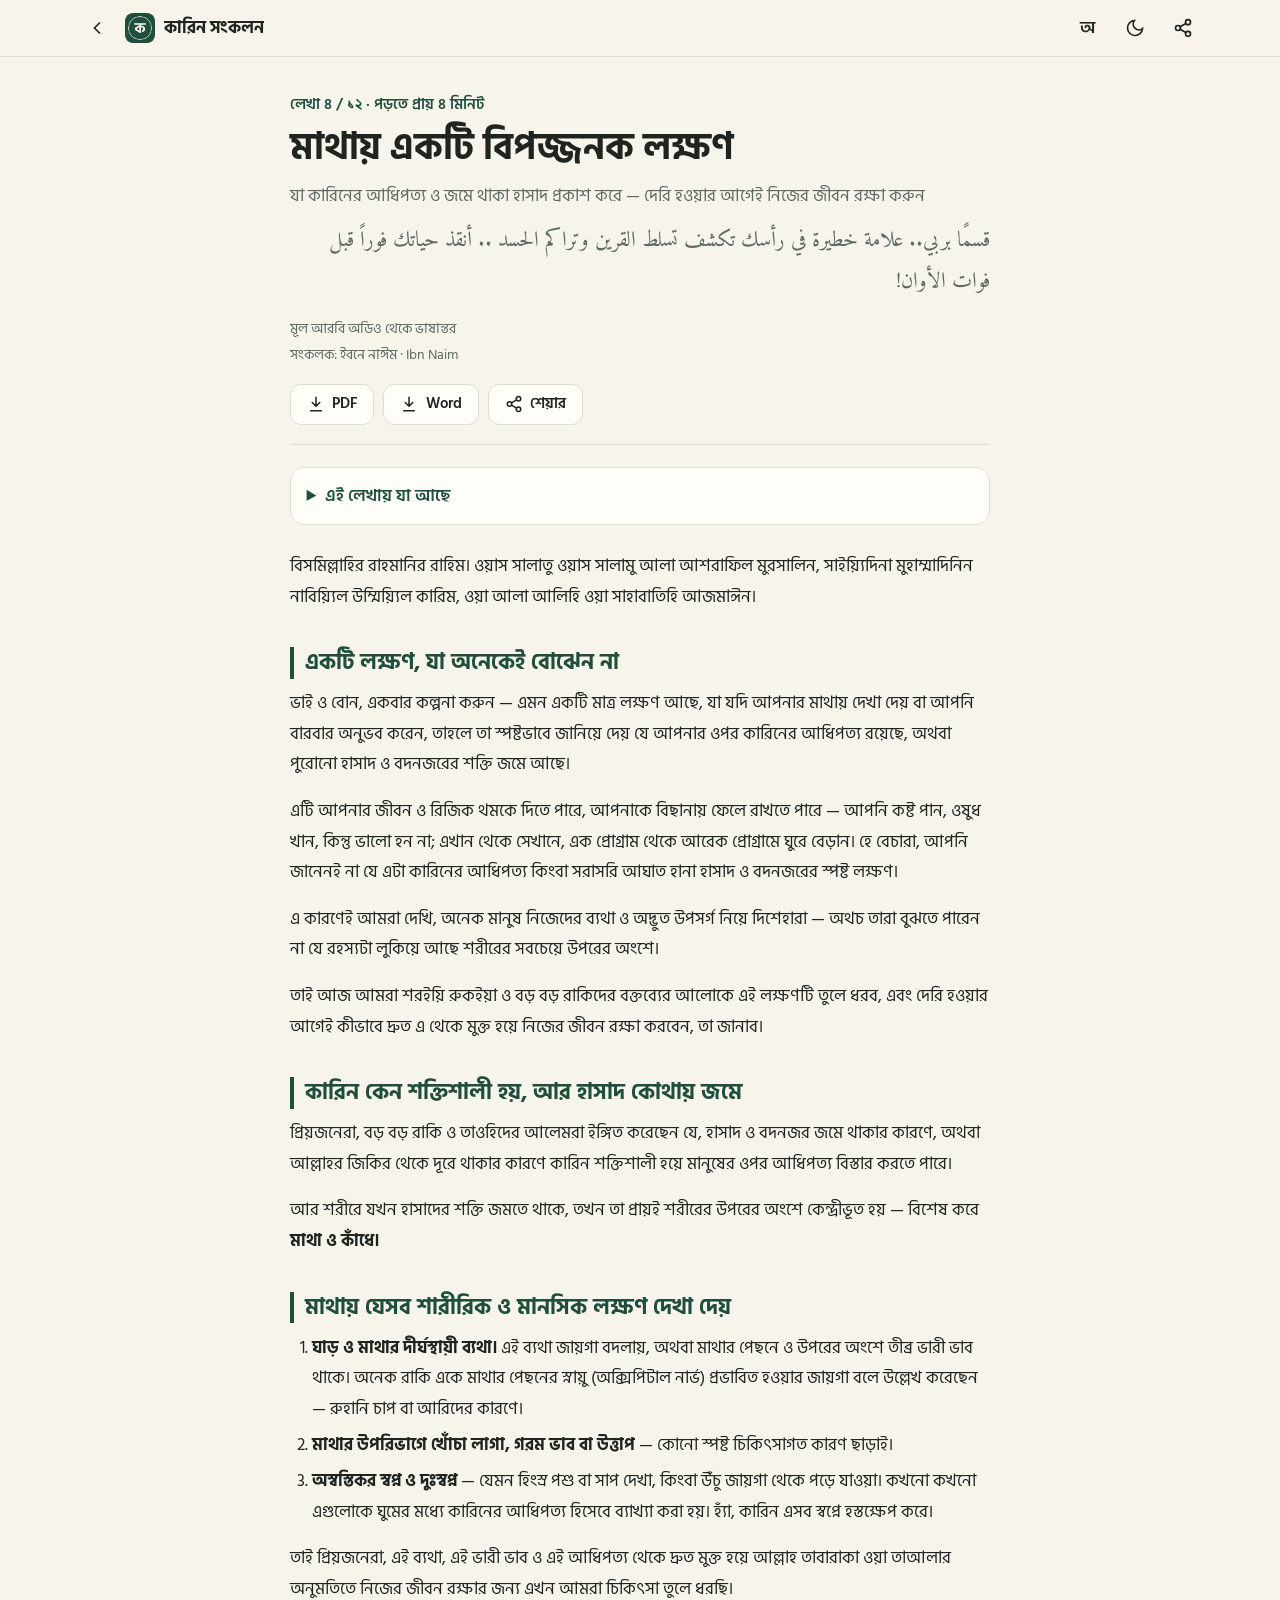
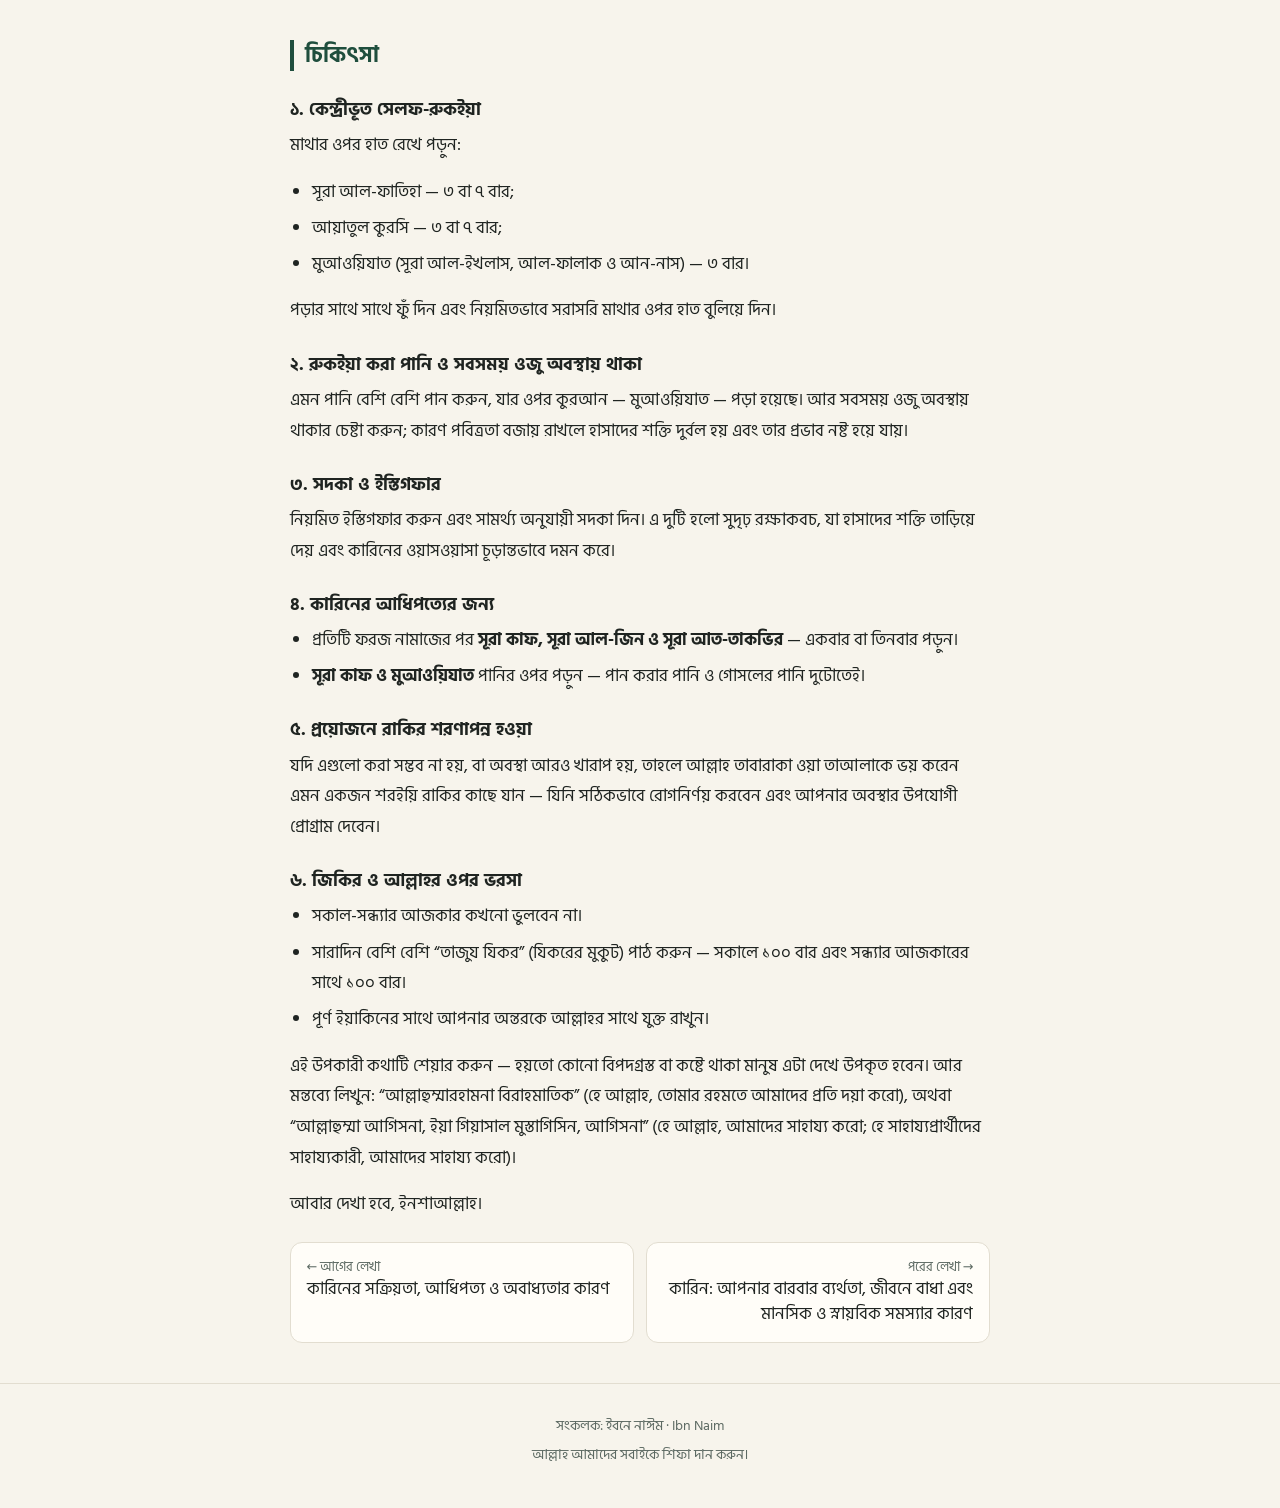
<file: a/mathay-bipojjonok-lokkhon/index.html>
<!doctype html>
<html lang="bn" data-theme="light">
<head>
<meta charset="utf-8">
<meta name="viewport" content="width=device-width, initial-scale=1, viewport-fit=cover">
<title>মাথায় একটি বিপজ্জনক লক্ষণ — কারিন সংকলন</title>
<meta name="description" content="যা কারিনের আধিপত্য ও জমে থাকা হাসাদ প্রকাশ করে — দেরি হওয়ার আগেই নিজের জীবন রক্ষা করুন">
<meta name="theme-color" content="#1f4e3d">
<meta property="og:title" content="মাথায় একটি বিপজ্জনক লক্ষণ — কারিন সংকলন">
<meta property="og:description" content="যা কারিনের আধিপত্য ও জমে থাকা হাসাদ প্রকাশ করে — দেরি হওয়ার আগেই নিজের জীবন রক্ষা করুন">
<meta property="og:type" content="article">
<meta property="og:image" content="/icons/icon-512.png">
<link rel="manifest" href="/manifest.webmanifest">
<link rel="icon" href="/icons/favicon-48.png" type="image/png">
<link rel="apple-touch-icon" href="/icons/apple-touch-icon.png">
<meta name="apple-mobile-web-app-capable" content="yes">
<meta name="apple-mobile-web-app-status-bar-style" content="default">
<meta name="apple-mobile-web-app-title" content="কারিন সংকলন">
<link rel="preload" href="/fonts/HindSiliguri-Regular.woff2" as="font" type="font/woff2" crossorigin>
<link rel="stylesheet" href="/assets/style.css?v=72d745506d">
<script>(function(){var t;try{t=localStorage.getItem('theme')}catch(e){}if(!t)t=matchMedia('(prefers-color-scheme: dark)').matches?'dark':'light';document.documentElement.setAttribute('data-theme',t)})()</script>

</head>
<body>
<a class="skip" href="#main">মূল লেখায় যান</a>
<header class="bar"><div class="in">
<a class="ib" href="/" aria-label="মূল পাতা"><svg viewBox="0 0 24 24" fill="none" stroke="currentColor" stroke-width="2" stroke-linecap="round"><path d="M15 18l-6-6 6-6"/></svg></a><a class="brand" href="/"><img src="/icons/icon-192.png" alt="" width="30" height="30"><span>কারিন সংকলন</span></a>
<div class="sp"></div>
<button class="ib" data-act="font" aria-label="লেখার আকার বদলান" title="লেখার আকার">অ</button>
<button class="ib" data-act="theme" aria-label="ডার্ক/লাইট মোড" title="ডার্ক/লাইট মোড"><span class="ic-moon"><svg viewBox="0 0 24 24" fill="none" stroke="currentColor" stroke-width="2" stroke-linecap="round"><path d="M21 12.8A9 9 0 1 1 11.2 3a7 7 0 0 0 9.8 9.8z"/></svg></span><span class="ic-sun"><svg viewBox="0 0 24 24" fill="none" stroke="currentColor" stroke-width="2" stroke-linecap="round"><circle cx="12" cy="12" r="4"/><path d="M12 2v2M12 20v2M4.9 4.9l1.4 1.4M17.7 17.7l1.4 1.4M2 12h2M20 12h2M4.9 19.1l1.4-1.4M17.7 6.3l1.4-1.4"/></svg></span></button>
<button class="ib" data-act="share" aria-label="শেয়ার" title="শেয়ার"><svg viewBox="0 0 24 24" fill="none" stroke="currentColor" stroke-width="2" stroke-linecap="round"><circle cx="18" cy="5" r="3"/><circle cx="6" cy="12" r="3"/><circle cx="18" cy="19" r="3"/><path d="M8.6 13.5l6.8 4M15.4 6.5l-6.8 4"/></svg></button>
</div><div class="progress"></div></header>
<main id="main" class="wrap">
<header class="ahead">
<div class="kick">লেখা ৪ / ১২ · পড়তে প্রায় ৪ মিনিট</div>
<h1>মাথায় একটি বিপজ্জনক লক্ষণ</h1>
<p class="sub">যা কারিনের আধিপত্য ও জমে থাকা হাসাদ প্রকাশ করে — দেরি হওয়ার আগেই নিজের জীবন রক্ষা করুন</p>
<p class="ar" lang="ar" dir="rtl">قسمًا بربي.. علامة خطيرة في رأسك تكشف تسلط القرين وتراكم الحسد .. أنقذ حياتك فوراً قبل فوات الأوان!</p>
<div class="by">মূল আরবি অডিও থেকে ভাষান্তর<br>সংকলক: ইবনে নাঈম · Ibn Naim</div>
<div class="btns">
<a class="btn" href="/downloads/mathay-bipojjonok-lokkhon.pdf" download="06 - মাথায় একটি বিপজ্জনক লক্ষণ.pdf"><svg viewBox="0 0 24 24" fill="none" stroke="currentColor" stroke-width="2" stroke-linecap="round"><path d="M12 3v12M7 10l5 5 5-5M5 21h14"/></svg> PDF</a>
<a class="btn" href="/downloads/mathay-bipojjonok-lokkhon.docx" download="06 - মাথায় একটি বিপজ্জনক লক্ষণ.docx"><svg viewBox="0 0 24 24" fill="none" stroke="currentColor" stroke-width="2" stroke-linecap="round"><path d="M12 3v12M7 10l5 5 5-5M5 21h14"/></svg> Word</a>
<button class="btn" data-act="share"><svg viewBox="0 0 24 24" fill="none" stroke="currentColor" stroke-width="2" stroke-linecap="round"><circle cx="18" cy="5" r="3"/><circle cx="6" cy="12" r="3"/><circle cx="18" cy="19" r="3"/><path d="M8.6 13.5l6.8 4M15.4 6.5l-6.8 4"/></svg> শেয়ার</button>
</div>
</header>
<details class="toc"><summary>এই লেখায় যা আছে</summary><ol><li><a href="#একট-লকষণ-য-অনকই-বঝন-ন">একটি লক্ষণ, যা অনেকেই বোঝেন না</a></li><li><a href="#করন-কন-শকতশল-হয-আর-হসদ-কথয-জম">কারিন কেন শক্তিশালী হয়, আর হাসাদ কোথায় জমে</a></li><li><a href="#মথয-যসব-শররক-ও-মনসক-লকষণ-দখ-দয">মাথায় যেসব শারীরিক ও মানসিক লক্ষণ দেখা দেয়</a></li><li><a href="#চকৎস">চিকিৎসা</a></li></ol></details>
<article class="prose">
<p>বিসমিল্লাহির রাহমানির রাহিম। ওয়াস সালাতু ওয়াস সালামু আলা আশরাফিল মুরসালিন, সাইয়্যিদিনা মুহাম্মাদিনিন নাবিয়্যিল উম্মিয়্যিল কারিম, ওয়া আলা আলিহি ওয়া সাহাবাতিহি আজমাঈন।</p>
<h2 id="একট-লকষণ-য-অনকই-বঝন-ন">একটি লক্ষণ, যা অনেকেই বোঝেন না</h2>
<p>ভাই ও বোন, একবার কল্পনা করুন — এমন একটি মাত্র লক্ষণ আছে, যা যদি আপনার মাথায় দেখা দেয় বা আপনি বারবার অনুভব করেন, তাহলে তা স্পষ্টভাবে জানিয়ে দেয় যে আপনার ওপর কারিনের আধিপত্য রয়েছে, অথবা পুরোনো হাসাদ ও বদনজরের শক্তি জমে আছে।</p>
<p>এটি আপনার জীবন ও রিজিক থমকে দিতে পারে, আপনাকে বিছানায় ফেলে রাখতে পারে — আপনি কষ্ট পান, ওষুধ খান, কিন্তু ভালো হন না; এখান থেকে সেখানে, এক প্রোগ্রাম থেকে আরেক প্রোগ্রামে ঘুরে বেড়ান। হে বেচারা, আপনি জানেনই না যে এটা কারিনের আধিপত্য কিংবা সরাসরি আঘাত হানা হাসাদ ও বদনজরের স্পষ্ট লক্ষণ।</p>
<p>এ কারণেই আমরা দেখি, অনেক মানুষ নিজেদের ব্যথা ও অদ্ভুত উপসর্গ নিয়ে দিশেহারা — অথচ তারা বুঝতে পারেন না যে রহস্যটা লুকিয়ে আছে শরীরের সবচেয়ে উপরের অংশে।</p>
<p>তাই আজ আমরা শরইয়ি রুকইয়া ও বড় বড় রাকিদের বক্তব্যের আলোকে এই লক্ষণটি তুলে ধরব, এবং দেরি হওয়ার আগেই কীভাবে দ্রুত এ থেকে মুক্ত হয়ে নিজের জীবন রক্ষা করবেন, তা জানাব।</p>
<h2 id="করন-কন-শকতশল-হয-আর-হসদ-কথয-জম">কারিন কেন শক্তিশালী হয়, আর হাসাদ কোথায় জমে</h2>
<p>প্রিয়জনেরা, বড় বড় রাকি ও তাওহিদের আলেমরা ইঙ্গিত করেছেন যে, হাসাদ ও বদনজর জমে থাকার কারণে, অথবা আল্লাহর জিকির থেকে দূরে থাকার কারণে কারিন শক্তিশালী হয়ে মানুষের ওপর আধিপত্য বিস্তার করতে পারে।</p>
<p>আর শরীরে যখন হাসাদের শক্তি জমতে থাকে, তখন তা প্রায়ই শরীরের উপরের অংশে কেন্দ্রীভূত হয় — বিশেষ করে <strong>মাথা ও কাঁধে।</strong></p>
<h2 id="মথয-যসব-শররক-ও-মনসক-লকষণ-দখ-দয">মাথায় যেসব শারীরিক ও মানসিক লক্ষণ দেখা দেয়</h2>
<ol type="1">
<li><strong>ঘাড় ও মাথার দীর্ঘস্থায়ী ব্যথা।</strong> এই ব্যথা জায়গা বদলায়, অথবা মাথার পেছনে ও উপরের অংশে তীব্র ভারী ভাব থাকে। অনেক রাকি একে মাথার পেছনের স্নায়ু (অক্সিপিটাল নার্ভ) প্রভাবিত হওয়ার জায়গা বলে উল্লেখ করেছেন — রুহানি চাপ বা আরিদের কারণে।</li>
<li><strong>মাথার উপরিভাগে খোঁচা লাগা, গরম ভাব বা উত্তাপ</strong> — কোনো স্পষ্ট চিকিৎসাগত কারণ ছাড়াই।</li>
<li><strong>অস্বস্তিকর স্বপ্ন ও দুঃস্বপ্ন</strong> — যেমন হিংস্র পশু বা সাপ দেখা, কিংবা উঁচু জায়গা থেকে পড়ে যাওয়া। কখনো কখনো এগুলোকে ঘুমের মধ্যে কারিনের আধিপত্য হিসেবে ব্যাখ্যা করা হয়। হ্যাঁ, কারিন এসব স্বপ্নে হস্তক্ষেপ করে।</li>
</ol>
<p>তাই প্রিয়জনেরা, এই ব্যথা, এই ভারী ভাব ও এই আধিপত্য থেকে দ্রুত মুক্ত হয়ে আল্লাহ তাবারাকা ওয়া তাআলার অনুমতিতে নিজের জীবন রক্ষার জন্য এখন আমরা চিকিৎসা তুলে ধরছি।</p>
<h2 id="চকৎস">চিকিৎসা</h2>
<h3 id="কনদরভত-সলফ-রকইয">১. কেন্দ্রীভূত সেলফ-রুকইয়া</h3>
<p>মাথার ওপর হাত রেখে পড়ুন:</p>
<ul>
<li>সূরা আল-ফাতিহা — ৩ বা ৭ বার;</li>
<li>আয়াতুল কুরসি — ৩ বা ৭ বার;</li>
<li>মুআওয়িযাত (সূরা আল-ইখলাস, আল-ফালাক ও আন-নাস) — ৩ বার।</li>
</ul>
<p>পড়ার সাথে সাথে ফুঁ দিন এবং নিয়মিতভাবে সরাসরি মাথার ওপর হাত বুলিয়ে দিন।</p>
<h3 id="রকইয-কর-পন-ও-সবসময-ওজ-অবসথয-থক">২. রুকইয়া করা পানি ও সবসময় ওজু অবস্থায় থাকা</h3>
<p>এমন পানি বেশি বেশি পান করুন, যার ওপর কুরআন — মুআওয়িযাত — পড়া হয়েছে। আর সবসময় ওজু অবস্থায় থাকার চেষ্টা করুন; কারণ পবিত্রতা বজায় রাখলে হাসাদের শক্তি দুর্বল হয় এবং তার প্রভাব নষ্ট হয়ে যায়।</p>
<h3 id="সদক-ও-ইসতগফর">৩. সদকা ও ইস্তিগফার</h3>
<p>নিয়মিত ইস্তিগফার করুন এবং সামর্থ্য অনুযায়ী সদকা দিন। এ দুটি হলো সুদৃঢ় রক্ষাকবচ, যা হাসাদের শক্তি তাড়িয়ে দেয় এবং কারিনের ওয়াসওয়াসা চূড়ান্তভাবে দমন করে।</p>
<h3 id="করনর-আধপতযর-জনয">৪. কারিনের আধিপত্যের জন্য</h3>
<ul>
<li>প্রতিটি ফরজ নামাজের পর <strong>সূরা কাফ, সূরা আল-জিন ও সূরা আত-তাকভির</strong> — একবার বা তিনবার পড়ুন।</li>
<li><strong>সূরা কাফ ও মুআওয়িযাত</strong> পানির ওপর পড়ুন — পান করার পানি ও গোসলের পানি দুটোতেই।</li>
</ul>
<h3 id="পরযজন-রকর-শরণপনন-হওয">৫. প্রয়োজনে রাকির শরণাপন্ন হওয়া</h3>
<p>যদি এগুলো করা সম্ভব না হয়, বা অবস্থা আরও খারাপ হয়, তাহলে আল্লাহ তাবারাকা ওয়া তাআলাকে ভয় করেন এমন একজন শরইয়ি রাকির কাছে যান — যিনি সঠিকভাবে রোগনির্ণয় করবেন এবং আপনার অবস্থার উপযোগী প্রোগ্রাম দেবেন।</p>
<h3 id="জকর-ও-আললহর-ওপর-ভরস">৬. জিকির ও আল্লাহর ওপর ভরসা</h3>
<ul>
<li>সকাল-সন্ধ্যার আজকার কখনো ভুলবেন না।</li>
<li>সারাদিন বেশি বেশি “তাজুয যিকর” (যিকরের মুকুট) পাঠ করুন — সকালে ১০০ বার এবং সন্ধ্যার আজকারের সাথে ১০০ বার।</li>
<li>পূর্ণ ইয়াকিনের সাথে আপনার অন্তরকে আল্লাহর সাথে যুক্ত রাখুন।</li>
</ul>
<p>এই উপকারী কথাটি শেয়ার করুন — হয়তো কোনো বিপদগ্রস্ত বা কষ্টে থাকা মানুষ এটা দেখে উপকৃত হবেন। আর মন্তব্যে লিখুন: “আল্লাহুম্মারহামনা বিরাহমাতিক” (হে আল্লাহ, তোমার রহমতে আমাদের প্রতি দয়া করো), অথবা “আল্লাহুম্মা আগিসনা, ইয়া গিয়াসাল মুস্তাগিসিন, আগিসনা” (হে আল্লাহ, আমাদের সাহায্য করো; হে সাহায্যপ্রার্থীদের সাহায্যকারী, আমাদের সাহায্য করো)।</p>
<p>আবার দেখা হবে, ইনশাআল্লাহ।</p>

</article>
<nav class="pn" aria-label="অন্য লেখা"><a href="/a/qarin-sokriyotar-karon/"><small>← আগের লেখা</small>কারিনের সক্রিয়তা, আধিপত্য ও অবাধ্যতার কারণ</a><a class="next" href="/a/qarin-o-byarthota/"><small>পরের লেখা →</small>কারিন: আপনার বারবার ব্যর্থতা, জীবনে বাধা এবং মানসিক ও স্নায়বিক সমস্যার কারণ</a></nav>
</main>
<footer><div class="wrap">
<p>সংকলক: ইবনে নাঈম · Ibn Naim</p>
<p>আল্লাহ আমাদের সবাইকে শিফা দান করুন।</p>
</div></footer>
<div class="toast" id="toast" role="status" aria-live="polite"></div>
<script src="/assets/app.js?v=72d745506d" defer></script>
</body></html>
</file>
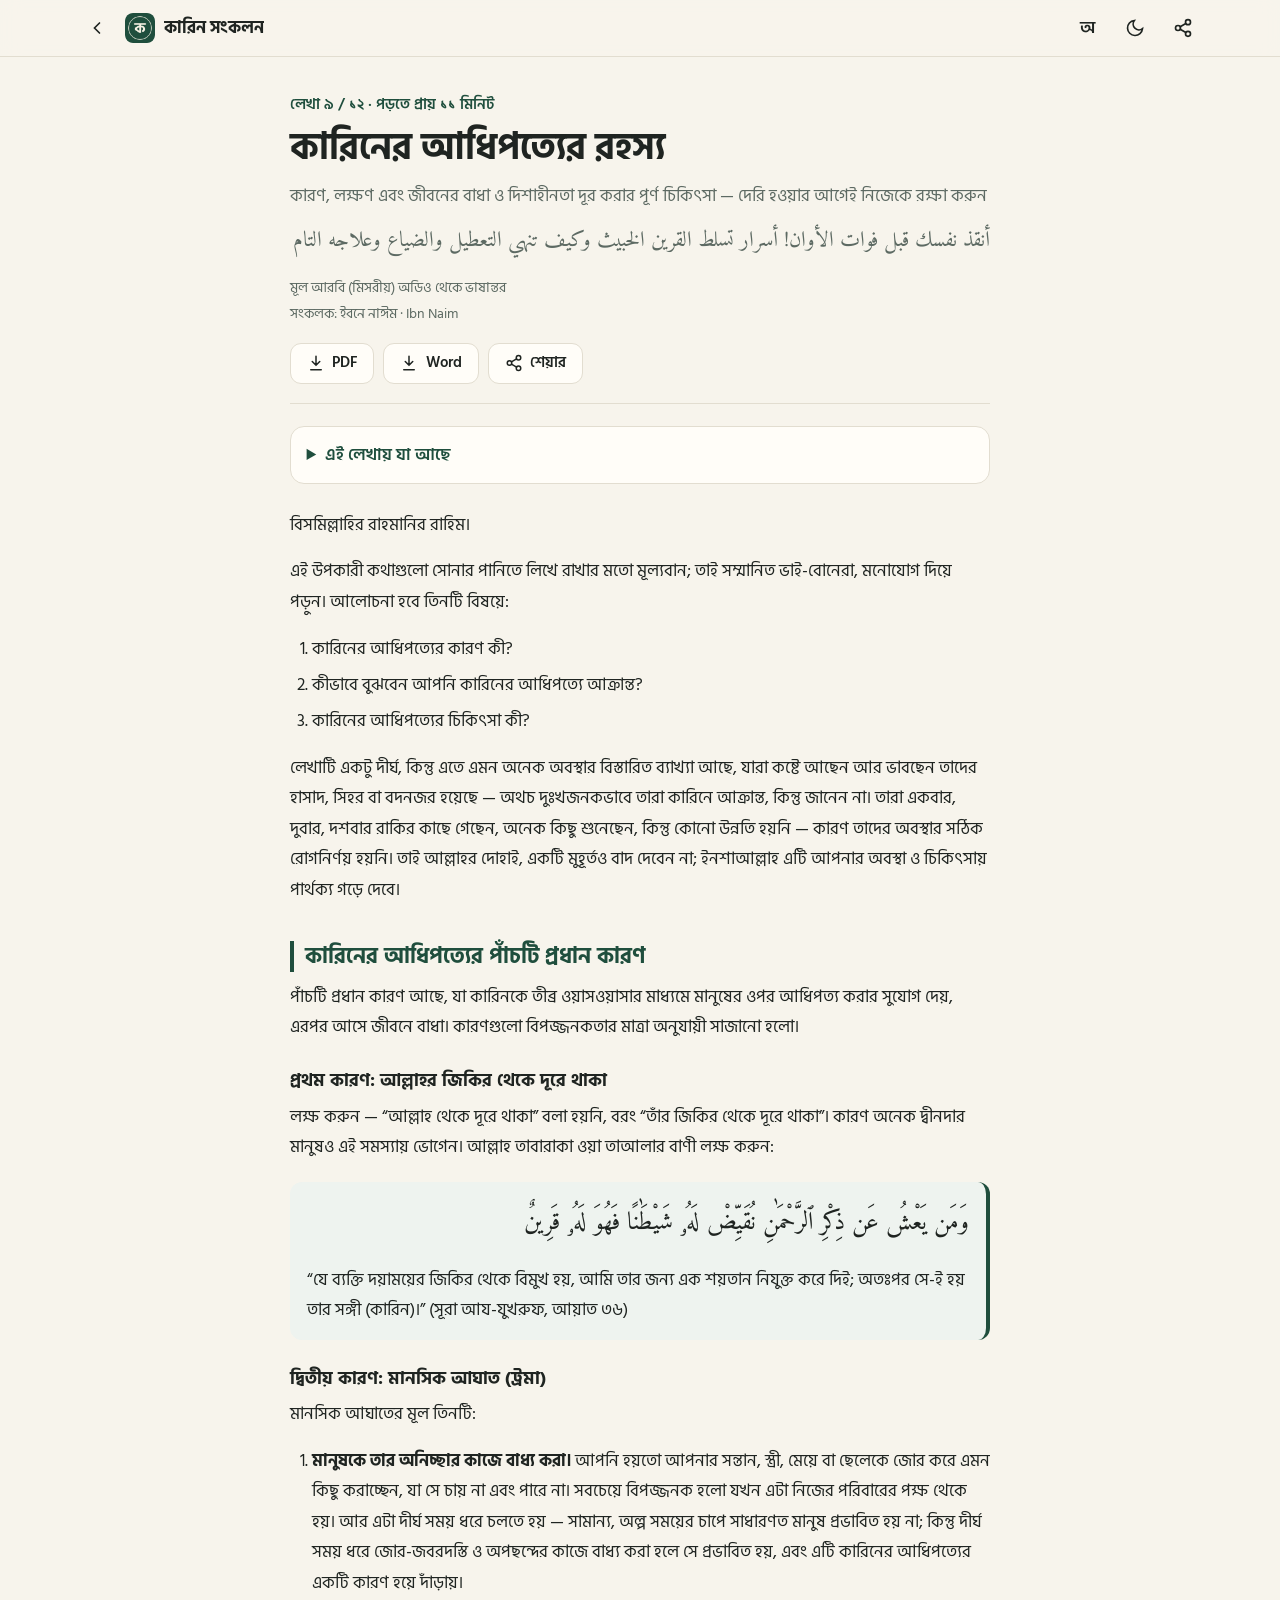
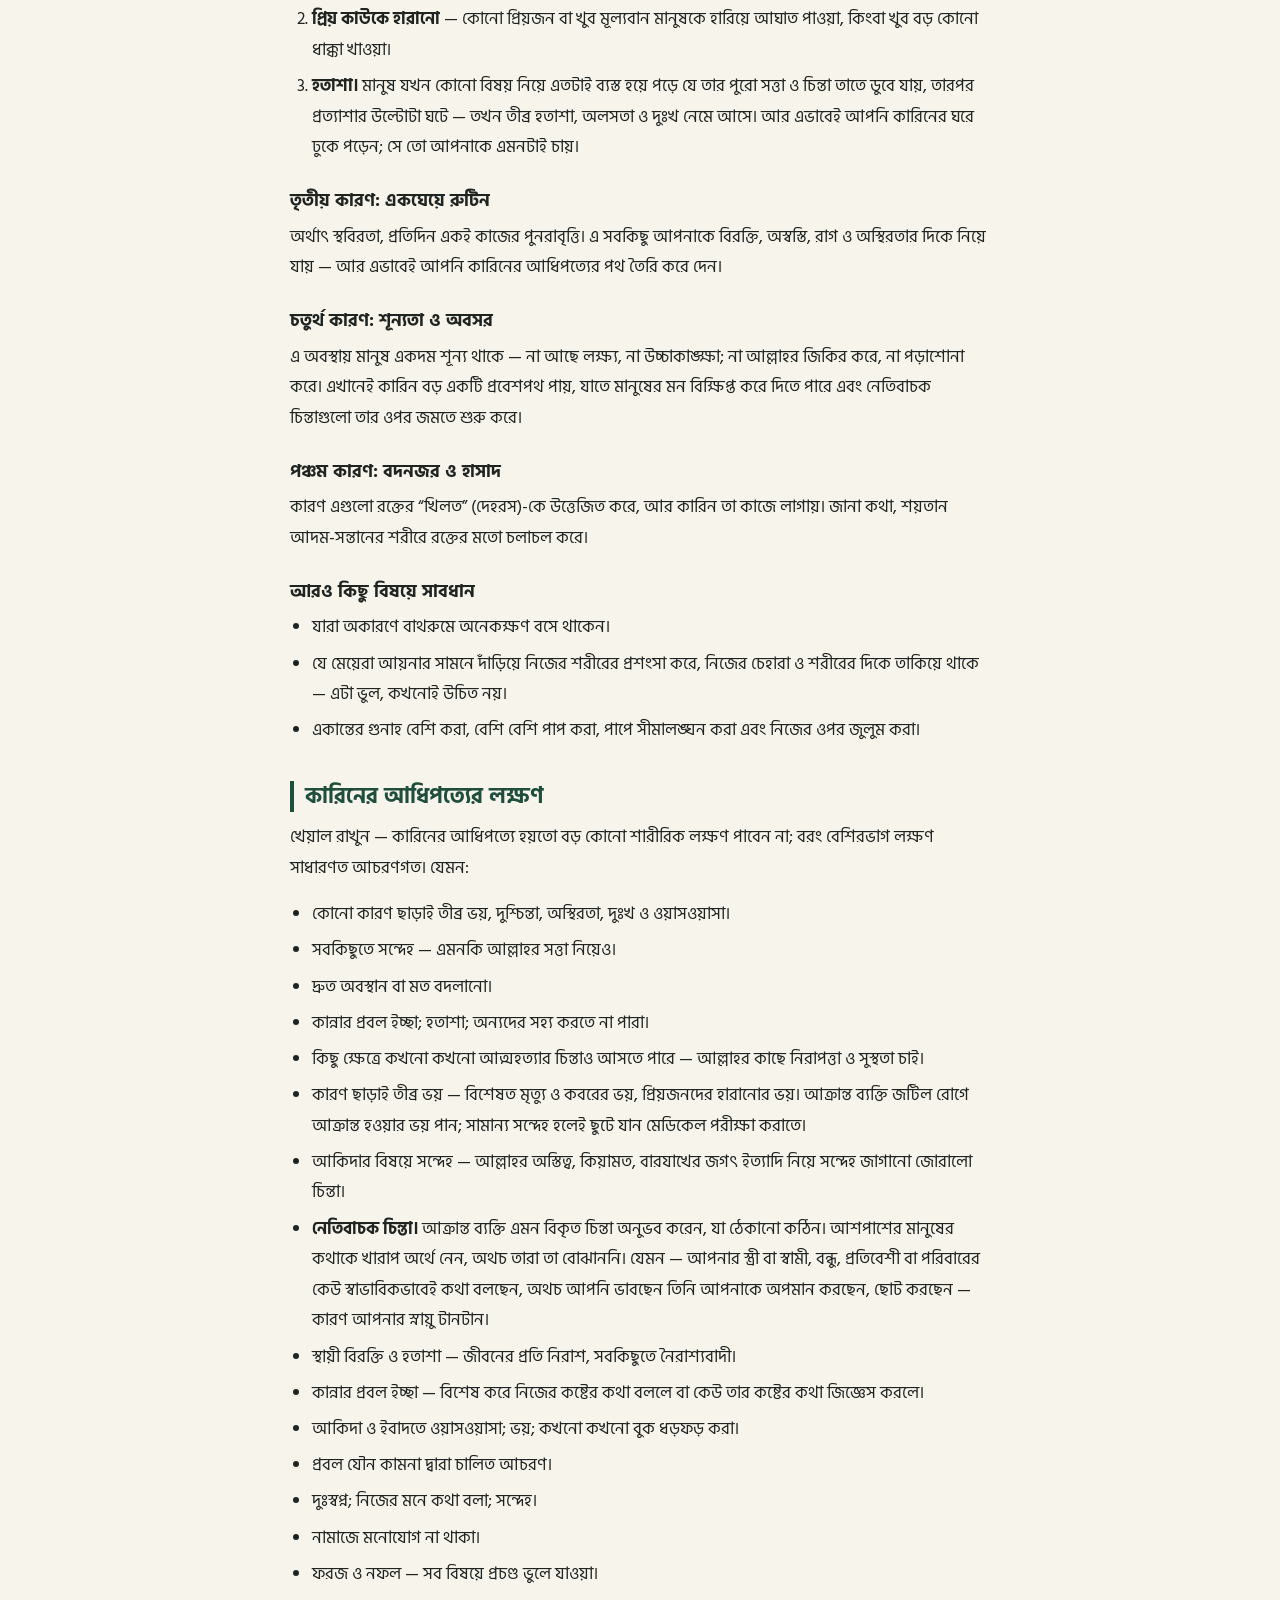
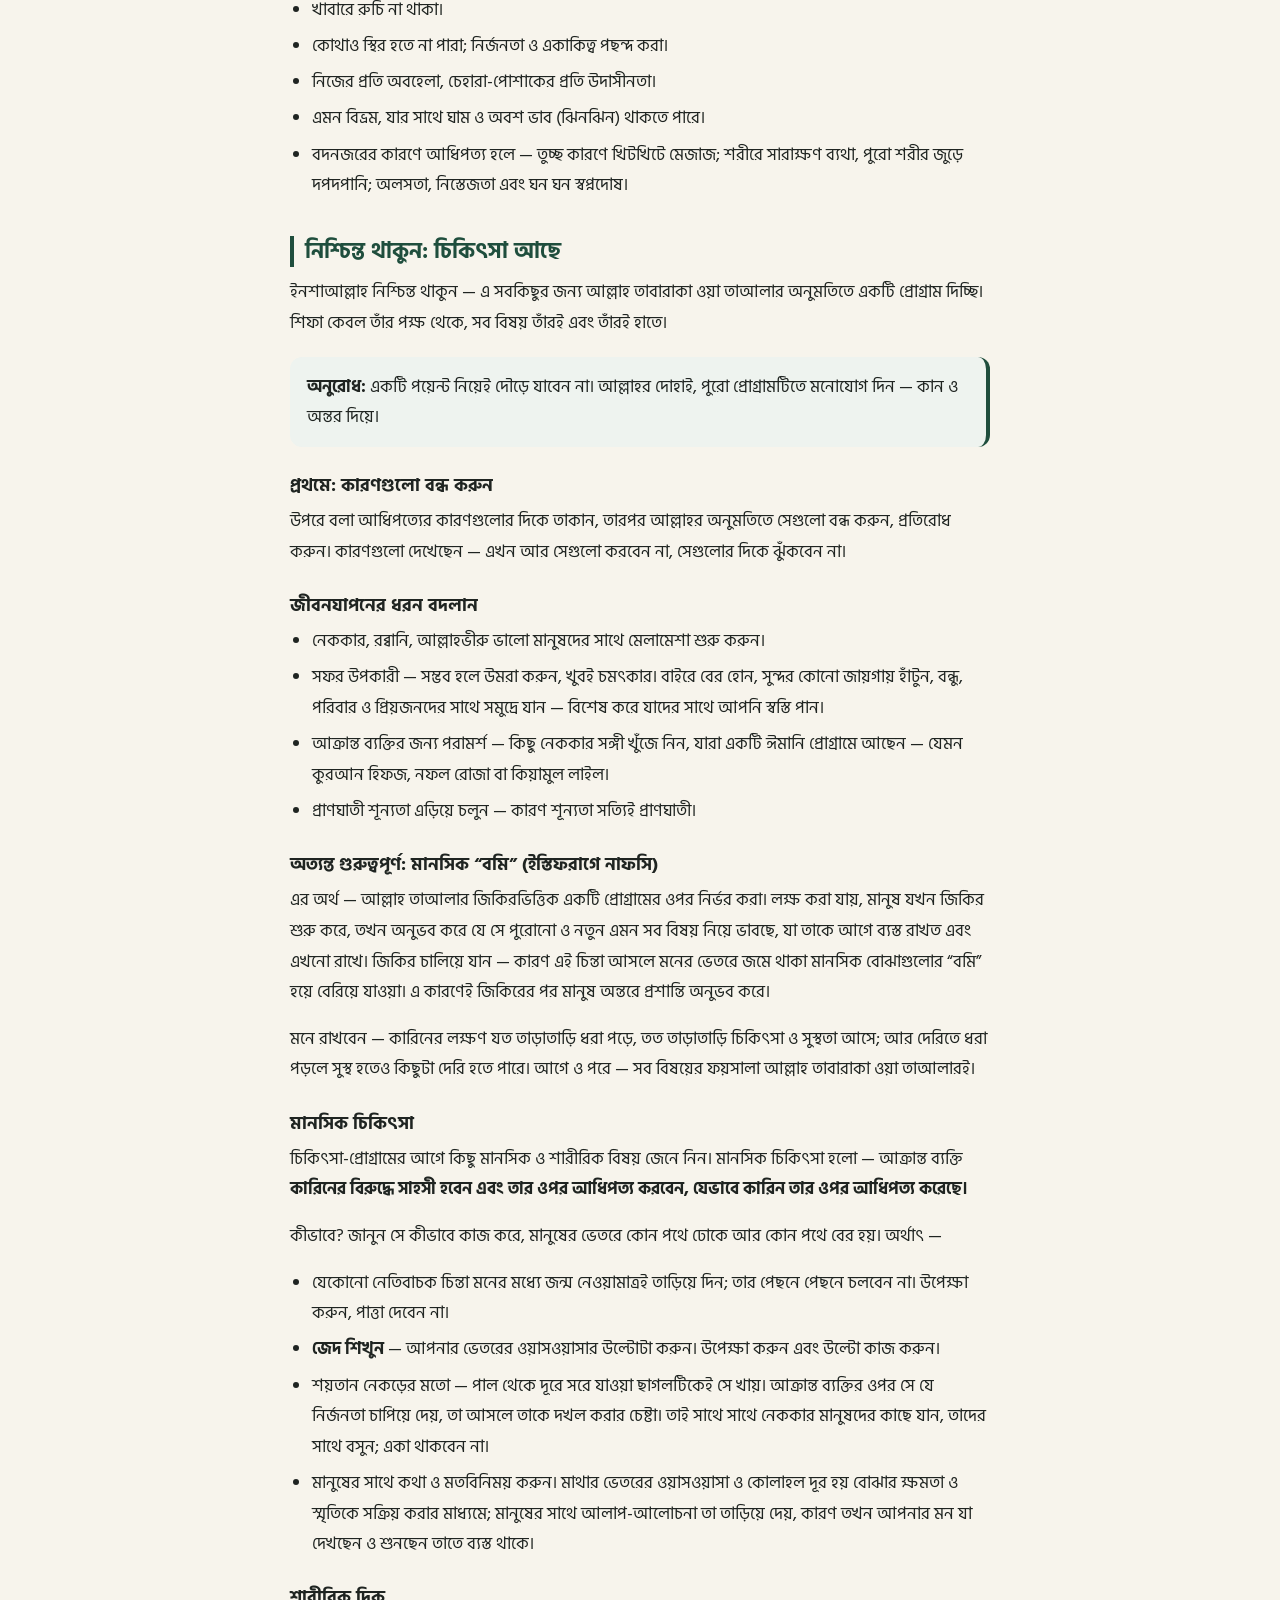
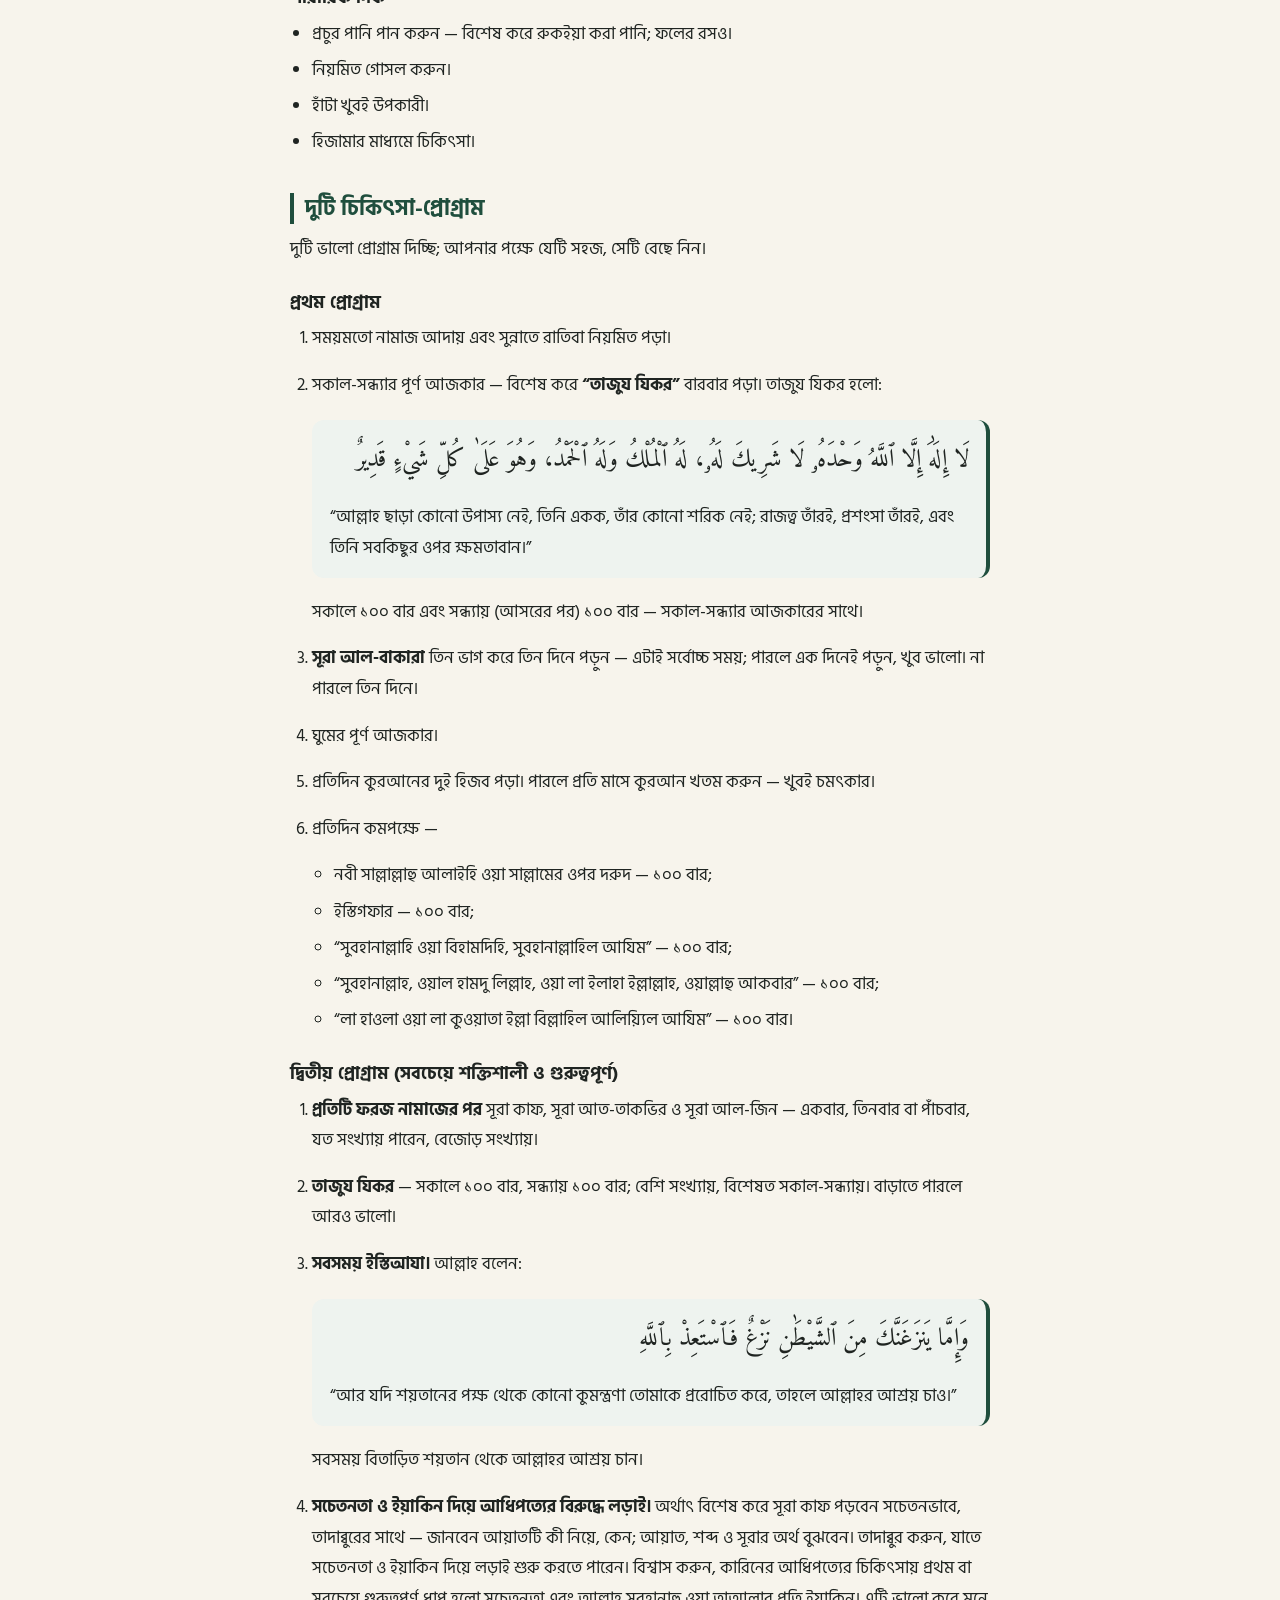
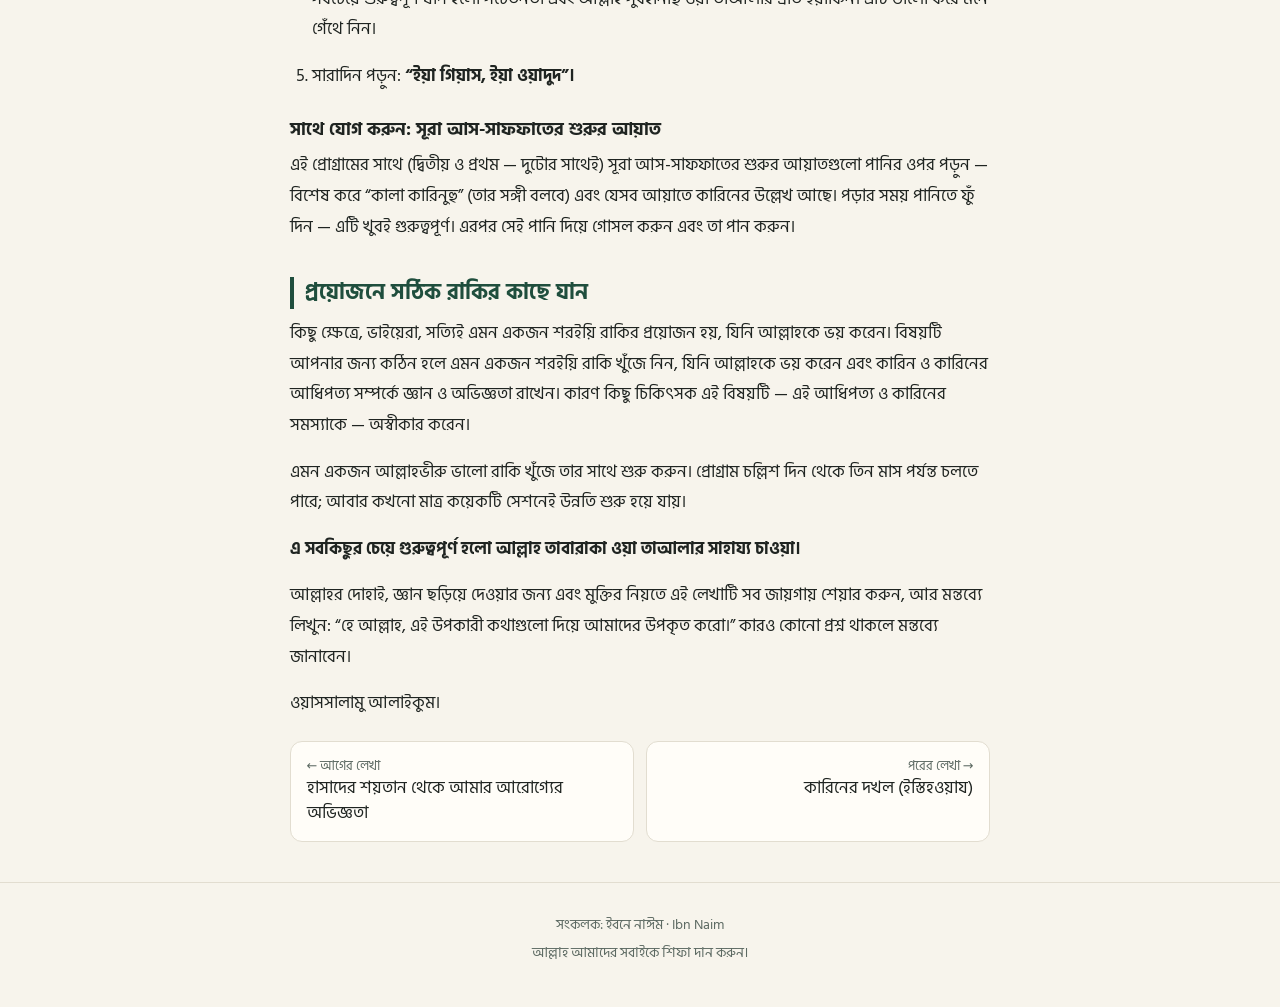
<file: a/qarin-adhipottyer-rohosso/index.html>
<!doctype html>
<html lang="bn" data-theme="light">
<head>
<meta charset="utf-8">
<meta name="viewport" content="width=device-width, initial-scale=1, viewport-fit=cover">
<title>কারিনের আধিপত্যের রহস্য — কারিন সংকলন</title>
<meta name="description" content="কারণ, লক্ষণ এবং জীবনের বাধা ও দিশাহীনতা দূর করার পূর্ণ চিকিৎসা — দেরি হওয়ার আগেই নিজেকে রক্ষা করুন">
<meta name="theme-color" content="#1f4e3d">
<meta property="og:title" content="কারিনের আধিপত্যের রহস্য — কারিন সংকলন">
<meta property="og:description" content="কারণ, লক্ষণ এবং জীবনের বাধা ও দিশাহীনতা দূর করার পূর্ণ চিকিৎসা — দেরি হওয়ার আগেই নিজেকে রক্ষা করুন">
<meta property="og:type" content="article">
<meta property="og:image" content="/icons/icon-512.png">
<link rel="manifest" href="/manifest.webmanifest">
<link rel="icon" href="/icons/favicon-48.png" type="image/png">
<link rel="apple-touch-icon" href="/icons/apple-touch-icon.png">
<meta name="apple-mobile-web-app-capable" content="yes">
<meta name="apple-mobile-web-app-status-bar-style" content="default">
<meta name="apple-mobile-web-app-title" content="কারিন সংকলন">
<link rel="preload" href="/fonts/HindSiliguri-Regular.woff2" as="font" type="font/woff2" crossorigin>
<link rel="stylesheet" href="/assets/style.css?v=72d745506d">
<script>(function(){var t;try{t=localStorage.getItem('theme')}catch(e){}if(!t)t=matchMedia('(prefers-color-scheme: dark)').matches?'dark':'light';document.documentElement.setAttribute('data-theme',t)})()</script>

</head>
<body>
<a class="skip" href="#main">মূল লেখায় যান</a>
<header class="bar"><div class="in">
<a class="ib" href="/" aria-label="মূল পাতা"><svg viewBox="0 0 24 24" fill="none" stroke="currentColor" stroke-width="2" stroke-linecap="round"><path d="M15 18l-6-6 6-6"/></svg></a><a class="brand" href="/"><img src="/icons/icon-192.png" alt="" width="30" height="30"><span>কারিন সংকলন</span></a>
<div class="sp"></div>
<button class="ib" data-act="font" aria-label="লেখার আকার বদলান" title="লেখার আকার">অ</button>
<button class="ib" data-act="theme" aria-label="ডার্ক/লাইট মোড" title="ডার্ক/লাইট মোড"><span class="ic-moon"><svg viewBox="0 0 24 24" fill="none" stroke="currentColor" stroke-width="2" stroke-linecap="round"><path d="M21 12.8A9 9 0 1 1 11.2 3a7 7 0 0 0 9.8 9.8z"/></svg></span><span class="ic-sun"><svg viewBox="0 0 24 24" fill="none" stroke="currentColor" stroke-width="2" stroke-linecap="round"><circle cx="12" cy="12" r="4"/><path d="M12 2v2M12 20v2M4.9 4.9l1.4 1.4M17.7 17.7l1.4 1.4M2 12h2M20 12h2M4.9 19.1l1.4-1.4M17.7 6.3l1.4-1.4"/></svg></span></button>
<button class="ib" data-act="share" aria-label="শেয়ার" title="শেয়ার"><svg viewBox="0 0 24 24" fill="none" stroke="currentColor" stroke-width="2" stroke-linecap="round"><circle cx="18" cy="5" r="3"/><circle cx="6" cy="12" r="3"/><circle cx="18" cy="19" r="3"/><path d="M8.6 13.5l6.8 4M15.4 6.5l-6.8 4"/></svg></button>
</div><div class="progress"></div></header>
<main id="main" class="wrap">
<header class="ahead">
<div class="kick">লেখা ৯ / ১২ · পড়তে প্রায় ১১ মিনিট</div>
<h1>কারিনের আধিপত্যের রহস্য</h1>
<p class="sub">কারণ, লক্ষণ এবং জীবনের বাধা ও দিশাহীনতা দূর করার পূর্ণ চিকিৎসা — দেরি হওয়ার আগেই নিজেকে রক্ষা করুন</p>
<p class="ar" lang="ar" dir="rtl">أنقذ نفسك قبل فوات الأوان! أسرار تسلط القرين الخبيث وكيف تنهي التعطيل والضياع وعلاجه التام</p>
<div class="by">মূল আরবি (মিসরীয়) অডিও থেকে ভাষান্তর<br>সংকলক: ইবনে নাঈম · Ibn Naim</div>
<div class="btns">
<a class="btn" href="/downloads/qarin-adhipottyer-rohosso.pdf" download="11 - কারিনের আধিপত্যের রহস্য ও চিকিৎসা.pdf"><svg viewBox="0 0 24 24" fill="none" stroke="currentColor" stroke-width="2" stroke-linecap="round"><path d="M12 3v12M7 10l5 5 5-5M5 21h14"/></svg> PDF</a>
<a class="btn" href="/downloads/qarin-adhipottyer-rohosso.docx" download="11 - কারিনের আধিপত্যের রহস্য ও চিকিৎসা.docx"><svg viewBox="0 0 24 24" fill="none" stroke="currentColor" stroke-width="2" stroke-linecap="round"><path d="M12 3v12M7 10l5 5 5-5M5 21h14"/></svg> Word</a>
<button class="btn" data-act="share"><svg viewBox="0 0 24 24" fill="none" stroke="currentColor" stroke-width="2" stroke-linecap="round"><circle cx="18" cy="5" r="3"/><circle cx="6" cy="12" r="3"/><circle cx="18" cy="19" r="3"/><path d="M8.6 13.5l6.8 4M15.4 6.5l-6.8 4"/></svg> শেয়ার</button>
</div>
</header>
<details class="toc"><summary>এই লেখায় যা আছে</summary><ol><li><a href="#করনর-আধপতযর-পচট-পরধন-করণ">কারিনের আধিপত্যের পাঁচটি প্রধান কারণ</a></li><li><a href="#করনর-আধপতযর-লকষণ">কারিনের আধিপত্যের লক্ষণ</a></li><li><a href="#নশচনত-থকন-চকৎস-আছ">নিশ্চিন্ত থাকুন: চিকিৎসা আছে</a></li><li><a href="#দট-চকৎস-পরগরম">দুটি চিকিৎসা-প্রোগ্রাম</a></li><li><a href="#পরযজন-সঠক-রকর-কছ-যন">প্রয়োজনে সঠিক রাকির কাছে যান</a></li></ol></details>
<article class="prose">
<p>বিসমিল্লাহির রাহমানির রাহিম।</p>
<p>এই উপকারী কথাগুলো সোনার পানিতে লিখে রাখার মতো মূল্যবান; তাই সম্মানিত ভাই-বোনেরা, মনোযোগ দিয়ে পড়ুন। আলোচনা হবে তিনটি বিষয়ে:</p>
<ol type="1">
<li>কারিনের আধিপত্যের কারণ কী?</li>
<li>কীভাবে বুঝবেন আপনি কারিনের আধিপত্যে আক্রান্ত?</li>
<li>কারিনের আধিপত্যের চিকিৎসা কী?</li>
</ol>
<p>লেখাটি একটু দীর্ঘ, কিন্তু এতে এমন অনেক অবস্থার বিস্তারিত ব্যাখ্যা আছে, যারা কষ্টে আছেন আর ভাবছেন তাদের হাসাদ, সিহর বা বদনজর হয়েছে — অথচ দুঃখজনকভাবে তারা কারিনে আক্রান্ত, কিন্তু জানেন না। তারা একবার, দুবার, দশবার রাকির কাছে গেছেন, অনেক কিছু শুনেছেন, কিন্তু কোনো উন্নতি হয়নি — কারণ তাদের অবস্থার সঠিক রোগনির্ণয় হয়নি। তাই আল্লাহর দোহাই, একটি মুহূর্তও বাদ দেবেন না; ইনশাআল্লাহ এটি আপনার অবস্থা ও চিকিৎসায় পার্থক্য গড়ে দেবে।</p>
<h2 id="করনর-আধপতযর-পচট-পরধন-করণ">কারিনের আধিপত্যের পাঁচটি প্রধান কারণ</h2>
<p>পাঁচটি প্রধান কারণ আছে, যা কারিনকে তীব্র ওয়াসওয়াসার মাধ্যমে মানুষের ওপর আধিপত্য করার সুযোগ দেয়, এরপর আসে জীবনে বাধা। কারণগুলো বিপজ্জনকতার মাত্রা অনুযায়ী সাজানো হলো।</p>
<h3 id="পরথম-করণ-আললহর-জকর-থক-দর-থক">প্রথম কারণ: আল্লাহর জিকির থেকে দূরে থাকা</h3>
<p>লক্ষ করুন — “আল্লাহ থেকে দূরে থাকা” বলা হয়নি, বরং “তাঁর জিকির থেকে দূরে থাকা”। কারণ অনেক দ্বীনদার মানুষও এই সমস্যায় ভোগেন। আল্লাহ তাবারাকা ওয়া তাআলার বাণী লক্ষ করুন:</p>
<blockquote>
<p><span data-custom-style="Arabic Text" lang="ar" dir="rtl">وَمَن يَعْشُ عَن ذِكْرِ ٱلرَّحْمَٰنِ نُقَيِّضْ لَهُۥ شَيْطَٰنًا فَهُوَ لَهُۥ قَرِينٌ</span></p>
<p>“যে ব্যক্তি দয়াময়ের জিকির থেকে বিমুখ হয়, আমি তার জন্য এক শয়তান নিযুক্ত করে দিই; অতঃপর সে-ই হয় তার সঙ্গী (কারিন)।” (সূরা আয-যুখরুফ, আয়াত ৩৬)</p>
</blockquote>
<h3 id="দবতয-করণ-মনসক-আঘত-টরম">দ্বিতীয় কারণ: মানসিক আঘাত (ট্রমা)</h3>
<p>মানসিক আঘাতের মূল তিনটি:</p>
<ol type="1">
<li><strong>মানুষকে তার অনিচ্ছার কাজে বাধ্য করা।</strong> আপনি হয়তো আপনার সন্তান, স্ত্রী, মেয়ে বা ছেলেকে জোর করে এমন কিছু করাচ্ছেন, যা সে চায় না এবং পারে না। সবচেয়ে বিপজ্জনক হলো যখন এটা নিজের পরিবারের পক্ষ থেকে হয়। আর এটা দীর্ঘ সময় ধরে চলতে হয় — সামান্য, অল্প সময়ের চাপে সাধারণত মানুষ প্রভাবিত হয় না; কিন্তু দীর্ঘ সময় ধরে জোর-জবরদস্তি ও অপছন্দের কাজে বাধ্য করা হলে সে প্রভাবিত হয়, এবং এটি কারিনের আধিপত্যের একটি কারণ হয়ে দাঁড়ায়।</li>
<li><strong>প্রিয় কাউকে হারানো</strong> — কোনো প্রিয়জন বা খুব মূল্যবান মানুষকে হারিয়ে আঘাত পাওয়া, কিংবা খুব বড় কোনো ধাক্কা খাওয়া।</li>
<li><strong>হতাশা।</strong> মানুষ যখন কোনো বিষয় নিয়ে এতটাই ব্যস্ত হয়ে পড়ে যে তার পুরো সত্তা ও চিন্তা তাতে ডুবে যায়, তারপর প্রত্যাশার উল্টোটা ঘটে — তখন তীব্র হতাশা, অলসতা ও দুঃখ নেমে আসে। আর এভাবেই আপনি কারিনের ঘরে ঢুকে পড়েন; সে তো আপনাকে এমনটাই চায়।</li>
</ol>
<h3 id="ততয-করণ-একঘয-রটন">তৃতীয় কারণ: একঘেয়ে রুটিন</h3>
<p>অর্থাৎ স্থবিরতা, প্রতিদিন একই কাজের পুনরাবৃত্তি। এ সবকিছু আপনাকে বিরক্তি, অস্বস্তি, রাগ ও অস্থিরতার দিকে নিয়ে যায় — আর এভাবেই আপনি কারিনের আধিপত্যের পথ তৈরি করে দেন।</p>
<h3 id="চতরথ-করণ-শনযত-ও-অবসর">চতুর্থ কারণ: শূন্যতা ও অবসর</h3>
<p>এ অবস্থায় মানুষ একদম শূন্য থাকে — না আছে লক্ষ্য, না উচ্চাকাঙ্ক্ষা; না আল্লাহর জিকির করে, না পড়াশোনা করে। এখানেই কারিন বড় একটি প্রবেশপথ পায়, যাতে মানুষের মন বিক্ষিপ্ত করে দিতে পারে এবং নেতিবাচক চিন্তাগুলো তার ওপর জমতে শুরু করে।</p>
<h3 id="পঞচম-করণ-বদনজর-ও-হসদ">পঞ্চম কারণ: বদনজর ও হাসাদ</h3>
<p>কারণ এগুলো রক্তের “খিলত” (দেহরস)-কে উত্তেজিত করে, আর কারিন তা কাজে লাগায়। জানা কথা, শয়তান আদম-সন্তানের শরীরে রক্তের মতো চলাচল করে।</p>
<h3 id="আরও-কছ-বষয-সবধন">আরও কিছু বিষয়ে সাবধান</h3>
<ul>
<li>যারা অকারণে বাথরুমে অনেকক্ষণ বসে থাকেন।</li>
<li>যে মেয়েরা আয়নার সামনে দাঁড়িয়ে নিজের শরীরের প্রশংসা করে, নিজের চেহারা ও শরীরের দিকে তাকিয়ে থাকে — এটা ভুল, কখনোই উচিত নয়।</li>
<li>একান্তের গুনাহ বেশি করা, বেশি বেশি পাপ করা, পাপে সীমালঙ্ঘন করা এবং নিজের ওপর জুলুম করা।</li>
</ul>
<h2 id="করনর-আধপতযর-লকষণ">কারিনের আধিপত্যের লক্ষণ</h2>
<p>খেয়াল রাখুন — কারিনের আধিপত্যে হয়তো বড় কোনো শারীরিক লক্ষণ পাবেন না; বরং বেশিরভাগ লক্ষণ সাধারণত আচরণগত। যেমন:</p>
<ul>
<li>কোনো কারণ ছাড়াই তীব্র ভয়, দুশ্চিন্তা, অস্থিরতা, দুঃখ ও ওয়াসওয়াসা।</li>
<li>সবকিছুতে সন্দেহ — এমনকি আল্লাহর সত্তা নিয়েও।</li>
<li>দ্রুত অবস্থান বা মত বদলানো।</li>
<li>কান্নার প্রবল ইচ্ছা; হতাশা; অন্যদের সহ্য করতে না পারা।</li>
<li>কিছু ক্ষেত্রে কখনো কখনো আত্মহত্যার চিন্তাও আসতে পারে — আল্লাহর কাছে নিরাপত্তা ও সুস্থতা চাই।</li>
<li>কারণ ছাড়াই তীব্র ভয় — বিশেষত মৃত্যু ও কবরের ভয়, প্রিয়জনদের হারানোর ভয়। আক্রান্ত ব্যক্তি জটিল রোগে আক্রান্ত হওয়ার ভয় পান; সামান্য সন্দেহ হলেই ছুটে যান মেডিকেল পরীক্ষা করাতে।</li>
<li>আকিদার বিষয়ে সন্দেহ — আল্লাহর অস্তিত্ব, কিয়ামত, বারযাখের জগৎ ইত্যাদি নিয়ে সন্দেহ জাগানো জোরালো চিন্তা।</li>
<li><strong>নেতিবাচক চিন্তা।</strong> আক্রান্ত ব্যক্তি এমন বিকৃত চিন্তা অনুভব করেন, যা ঠেকানো কঠিন। আশপাশের মানুষের কথাকে খারাপ অর্থে নেন, অথচ তারা তা বোঝাননি। যেমন — আপনার স্ত্রী বা স্বামী, বন্ধু, প্রতিবেশী বা পরিবারের কেউ স্বাভাবিকভাবেই কথা বলছেন, অথচ আপনি ভাবছেন তিনি আপনাকে অপমান করছেন, ছোট করছেন — কারণ আপনার স্নায়ু টানটান।</li>
<li>স্থায়ী বিরক্তি ও হতাশা — জীবনের প্রতি নিরাশ, সবকিছুতে নৈরাশ্যবাদী।</li>
<li>কান্নার প্রবল ইচ্ছা — বিশেষ করে নিজের কষ্টের কথা বললে বা কেউ তার কষ্টের কথা জিজ্ঞেস করলে।</li>
<li>আকিদা ও ইবাদতে ওয়াসওয়াসা; ভয়; কখনো কখনো বুক ধড়ফড় করা।</li>
<li>প্রবল যৌন কামনা দ্বারা চালিত আচরণ।</li>
<li>দুঃস্বপ্ন; নিজের মনে কথা বলা; সন্দেহ।</li>
<li>নামাজে মনোযোগ না থাকা।</li>
<li>ফরজ ও নফল — সব বিষয়ে প্রচণ্ড ভুলে যাওয়া।</li>
<li>খাবারে রুচি না থাকা।</li>
<li>কোথাও স্থির হতে না পারা; নির্জনতা ও একাকিত্ব পছন্দ করা।</li>
<li>নিজের প্রতি অবহেলা, চেহারা-পোশাকের প্রতি উদাসীনতা।</li>
<li>এমন বিভ্রম, যার সাথে ঘাম ও অবশ ভাব (ঝিনঝিন) থাকতে পারে।</li>
<li>বদনজরের কারণে আধিপত্য হলে — তুচ্ছ কারণে খিটখিটে মেজাজ; শরীরে সারাক্ষণ ব্যথা, পুরো শরীর জুড়ে দপদপানি; অলসতা, নিস্তেজতা এবং ঘন ঘন স্বপ্নদোষ।</li>
</ul>
<h2 id="নশচনত-থকন-চকৎস-আছ">নিশ্চিন্ত থাকুন: চিকিৎসা আছে</h2>
<p>ইনশাআল্লাহ নিশ্চিন্ত থাকুন — এ সবকিছুর জন্য আল্লাহ তাবারাকা ওয়া তাআলার অনুমতিতে একটি প্রোগ্রাম দিচ্ছি। শিফা কেবল তাঁর পক্ষ থেকে, সব বিষয় তাঁরই এবং তাঁরই হাতে।</p>
<blockquote>
<p><strong>অনুরোধ:</strong> একটি পয়েন্ট নিয়েই দৌড়ে যাবেন না। আল্লাহর দোহাই, পুরো প্রোগ্রামটিতে মনোযোগ দিন — কান ও অন্তর দিয়ে।</p>
</blockquote>
<h3 id="পরথম-করণগল-বনধ-করন">প্রথমে: কারণগুলো বন্ধ করুন</h3>
<p>উপরে বলা আধিপত্যের কারণগুলোর দিকে তাকান, তারপর আল্লাহর অনুমতিতে সেগুলো বন্ধ করুন, প্রতিরোধ করুন। কারণগুলো দেখেছেন — এখন আর সেগুলো করবেন না, সেগুলোর দিকে ঝুঁকবেন না।</p>
<h3 id="জবনযপনর-ধরন-বদলন">জীবনযাপনের ধরন বদলান</h3>
<ul>
<li>নেককার, রব্বানি, আল্লাহভীরু ভালো মানুষদের সাথে মেলামেশা শুরু করুন।</li>
<li>সফর উপকারী — সম্ভব হলে উমরা করুন, খুবই চমৎকার। বাইরে বের হোন, সুন্দর কোনো জায়গায় হাঁটুন, বন্ধু, পরিবার ও প্রিয়জনদের সাথে সমুদ্রে যান — বিশেষ করে যাদের সাথে আপনি স্বস্তি পান।</li>
<li>আক্রান্ত ব্যক্তির জন্য পরামর্শ — কিছু নেককার সঙ্গী খুঁজে নিন, যারা একটি ঈমানি প্রোগ্রামে আছেন — যেমন কুরআন হিফজ, নফল রোজা বা কিয়ামুল লাইল।</li>
<li>প্রাণঘাতী শূন্যতা এড়িয়ে চলুন — কারণ শূন্যতা সত্যিই প্রাণঘাতী।</li>
</ul>
<h3 id="অতযনত-গরতবপরণ-মনসক-বম-ইসতফরগ-নফস">অত্যন্ত গুরুত্বপূর্ণ: মানসিক “বমি” (ইস্তিফরাগে নাফসি)</h3>
<p>এর অর্থ — আল্লাহ তাআলার জিকিরভিত্তিক একটি প্রোগ্রামের ওপর নির্ভর করা। লক্ষ করা যায়, মানুষ যখন জিকির শুরু করে, তখন অনুভব করে যে সে পুরোনো ও নতুন এমন সব বিষয় নিয়ে ভাবছে, যা তাকে আগে ব্যস্ত রাখত এবং এখনো রাখে। জিকির চালিয়ে যান — কারণ এই চিন্তা আসলে মনের ভেতরে জমে থাকা মানসিক বোঝাগুলোর “বমি” হয়ে বেরিয়ে যাওয়া। এ কারণেই জিকিরের পর মানুষ অন্তরে প্রশান্তি অনুভব করে।</p>
<p>মনে রাখবেন — কারিনের লক্ষণ যত তাড়াতাড়ি ধরা পড়ে, তত তাড়াতাড়ি চিকিৎসা ও সুস্থতা আসে; আর দেরিতে ধরা পড়লে সুস্থ হতেও কিছুটা দেরি হতে পারে। আগে ও পরে — সব বিষয়ের ফয়সালা আল্লাহ তাবারাকা ওয়া তাআলারই।</p>
<h3 id="মনসক-চকৎস">মানসিক চিকিৎসা</h3>
<p>চিকিৎসা-প্রোগ্রামের আগে কিছু মানসিক ও শারীরিক বিষয় জেনে নিন। মানসিক চিকিৎসা হলো — আক্রান্ত ব্যক্তি <strong>কারিনের বিরুদ্ধে সাহসী হবেন এবং তার ওপর আধিপত্য করবেন, যেভাবে কারিন তার ওপর আধিপত্য করেছে।</strong></p>
<p>কীভাবে? জানুন সে কীভাবে কাজ করে, মানুষের ভেতরে কোন পথে ঢোকে আর কোন পথে বের হয়। অর্থাৎ —</p>
<ul>
<li>যেকোনো নেতিবাচক চিন্তা মনের মধ্যে জন্ম নেওয়ামাত্রই তাড়িয়ে দিন; তার পেছনে পেছনে চলবেন না। উপেক্ষা করুন, পাত্তা দেবেন না।</li>
<li><strong>জেদ শিখুন</strong> — আপনার ভেতরের ওয়াসওয়াসার উল্টোটা করুন। উপেক্ষা করুন এবং উল্টো কাজ করুন।</li>
<li>শয়তান নেকড়ের মতো — পাল থেকে দূরে সরে যাওয়া ছাগলটিকেই সে খায়। আক্রান্ত ব্যক্তির ওপর সে যে নির্জনতা চাপিয়ে দেয়, তা আসলে তাকে দখল করার চেষ্টা। তাই সাথে সাথে নেককার মানুষদের কাছে যান, তাদের সাথে বসুন; একা থাকবেন না।</li>
<li>মানুষের সাথে কথা ও মতবিনিময় করুন। মাথার ভেতরের ওয়াসওয়াসা ও কোলাহল দূর হয় বোঝার ক্ষমতা ও স্মৃতিকে সক্রিয় করার মাধ্যমে; মানুষের সাথে আলাপ-আলোচনা তা তাড়িয়ে দেয়, কারণ তখন আপনার মন যা দেখছেন ও শুনছেন তাতে ব্যস্ত থাকে।</li>
</ul>
<h3 id="শররক-দক">শারীরিক দিক</h3>
<ul>
<li>প্রচুর পানি পান করুন — বিশেষ করে রুকইয়া করা পানি; ফলের রসও।</li>
<li>নিয়মিত গোসল করুন।</li>
<li>হাঁটা খুবই উপকারী।</li>
<li>হিজামার মাধ্যমে চিকিৎসা।</li>
</ul>
<h2 id="দট-চকৎস-পরগরম">দুটি চিকিৎসা-প্রোগ্রাম</h2>
<p>দুটি ভালো প্রোগ্রাম দিচ্ছি; আপনার পক্ষে যেটি সহজ, সেটি বেছে নিন।</p>
<h3 id="পরথম-পরগরম">প্রথম প্রোগ্রাম</h3>
<ol type="1">
<li><p>সময়মতো নামাজ আদায় এবং সুন্নাতে রাতিবা নিয়মিত পড়া।</p></li>
<li><p>সকাল-সন্ধ্যার পূর্ণ আজকার — বিশেষ করে <strong>“তাজুয যিকর”</strong> বারবার পড়া। তাজুয যিকর হলো:</p>
<blockquote>
<p><span data-custom-style="Arabic Text" lang="ar" dir="rtl">لَا إِلَٰهَ إِلَّا ٱللَّهُ وَحْدَهُۥ لَا شَرِيكَ لَهُۥ، لَهُ ٱلْمُلْكُ وَلَهُ ٱلْحَمْدُ، وَهُوَ عَلَىٰ كُلِّ شَيْءٍ قَدِيرٌ</span></p>
<p>“আল্লাহ ছাড়া কোনো উপাস্য নেই, তিনি একক, তাঁর কোনো শরিক নেই; রাজত্ব তাঁরই, প্রশংসা তাঁরই, এবং তিনি সবকিছুর ওপর ক্ষমতাবান।”</p>
</blockquote>
<p>সকালে ১০০ বার এবং সন্ধ্যায় (আসরের পর) ১০০ বার — সকাল-সন্ধ্যার আজকারের সাথে।</p></li>
<li><p><strong>সূরা আল-বাকারা</strong> তিন ভাগ করে তিন দিনে পড়ুন — এটাই সর্বোচ্চ সময়; পারলে এক দিনেই পড়ুন, খুব ভালো। না পারলে তিন দিনে।</p></li>
<li><p>ঘুমের পূর্ণ আজকার।</p></li>
<li><p>প্রতিদিন কুরআনের দুই হিজব পড়া। পারলে প্রতি মাসে কুরআন খতম করুন — খুবই চমৎকার।</p></li>
<li><p>প্রতিদিন কমপক্ষে —</p>
<ul>
<li>নবী সাল্লাল্লাহু আলাইহি ওয়া সাল্লামের ওপর দরুদ — ১০০ বার;</li>
<li>ইস্তিগফার — ১০০ বার;</li>
<li>“সুবহানাল্লাহি ওয়া বিহামদিহি, সুবহানাল্লাহিল আযিম” — ১০০ বার;</li>
<li>“সুবহানাল্লাহ, ওয়াল হামদু লিল্লাহ, ওয়া লা ইলাহা ইল্লাল্লাহ, ওয়াল্লাহু আকবার” — ১০০ বার;</li>
<li>“লা হাওলা ওয়া লা কুওয়াতা ইল্লা বিল্লাহিল আলিয়্যিল আযিম” — ১০০ বার।</li>
</ul></li>
</ol>
<h3 id="দবতয-পরগরম-সবচয-শকতশল-ও-গরতবপরণ">দ্বিতীয় প্রোগ্রাম (সবচেয়ে শক্তিশালী ও গুরুত্বপূর্ণ)</h3>
<ol type="1">
<li><p><strong>প্রতিটি ফরজ নামাজের পর</strong> সূরা কাফ, সূরা আত-তাকভির ও সূরা আল-জিন — একবার, তিনবার বা পাঁচবার, যত সংখ্যায় পারেন, বেজোড় সংখ্যায়।</p></li>
<li><p><strong>তাজুয যিকর</strong> — সকালে ১০০ বার, সন্ধ্যায় ১০০ বার; বেশি সংখ্যায়, বিশেষত সকাল-সন্ধ্যায়। বাড়াতে পারলে আরও ভালো।</p></li>
<li><p><strong>সবসময় ইস্তিআযা।</strong> আল্লাহ বলেন:</p>
<blockquote>
<p><span data-custom-style="Arabic Text" lang="ar" dir="rtl">وَإِمَّا يَنزَغَنَّكَ مِنَ ٱلشَّيْطَٰنِ نَزْغٌ فَٱسْتَعِذْ بِٱللَّهِ</span></p>
<p>“আর যদি শয়তানের পক্ষ থেকে কোনো কুমন্ত্রণা তোমাকে প্ররোচিত করে, তাহলে আল্লাহর আশ্রয় চাও।”</p>
</blockquote>
<p>সবসময় বিতাড়িত শয়তান থেকে আল্লাহর আশ্রয় চান।</p></li>
<li><p><strong>সচেতনতা ও ইয়াকিন দিয়ে আধিপত্যের বিরুদ্ধে লড়াই।</strong> অর্থাৎ বিশেষ করে সূরা কাফ পড়বেন সচেতনভাবে, তাদাব্বুরের সাথে — জানবেন আয়াতটি কী নিয়ে, কেন; আয়াত, শব্দ ও সূরার অর্থ বুঝবেন। তাদাব্বুর করুন, যাতে সচেতনতা ও ইয়াকিন দিয়ে লড়াই শুরু করতে পারেন। বিশ্বাস করুন, কারিনের আধিপত্যের চিকিৎসায় প্রথম বা সবচেয়ে গুরুত্বপূর্ণ ধাপ হলো সচেতনতা এবং আল্লাহ সুবহানাহু ওয়া তাআলার প্রতি ইয়াকিন। এটি ভালো করে মনে গেঁথে নিন।</p></li>
<li><p>সারাদিন পড়ুন: <strong>“ইয়া গিয়াস, ইয়া ওয়াদুদ”।</strong></p></li>
</ol>
<h3 id="সথ-যগ-করন-সর-আস-সফফতর-শরর-আযত">সাথে যোগ করুন: সূরা আস-সাফফাতের শুরুর আয়াত</h3>
<p>এই প্রোগ্রামের সাথে (দ্বিতীয় ও প্রথম — দুটোর সাথেই) সূরা আস-সাফফাতের শুরুর আয়াতগুলো পানির ওপর পড়ুন — বিশেষ করে “কালা কারিনুহু” (তার সঙ্গী বলবে) এবং যেসব আয়াতে কারিনের উল্লেখ আছে। পড়ার সময় পানিতে ফুঁ দিন — এটি খুবই গুরুত্বপূর্ণ। এরপর সেই পানি দিয়ে গোসল করুন এবং তা পান করুন।</p>
<h2 id="পরযজন-সঠক-রকর-কছ-যন">প্রয়োজনে সঠিক রাকির কাছে যান</h2>
<p>কিছু ক্ষেত্রে, ভাইয়েরা, সত্যিই এমন একজন শরইয়ি রাকির প্রয়োজন হয়, যিনি আল্লাহকে ভয় করেন। বিষয়টি আপনার জন্য কঠিন হলে এমন একজন শরইয়ি রাকি খুঁজে নিন, যিনি আল্লাহকে ভয় করেন এবং কারিন ও কারিনের আধিপত্য সম্পর্কে জ্ঞান ও অভিজ্ঞতা রাখেন। কারণ কিছু চিকিৎসক এই বিষয়টি — এই আধিপত্য ও কারিনের সমস্যাকে — অস্বীকার করেন।</p>
<p>এমন একজন আল্লাহভীরু ভালো রাকি খুঁজে তার সাথে শুরু করুন। প্রোগ্রাম চল্লিশ দিন থেকে তিন মাস পর্যন্ত চলতে পারে; আবার কখনো মাত্র কয়েকটি সেশনেই উন্নতি শুরু হয়ে যায়।</p>
<p><strong>এ সবকিছুর চেয়ে গুরুত্বপূর্ণ হলো আল্লাহ তাবারাকা ওয়া তাআলার সাহায্য চাওয়া।</strong></p>
<p>আল্লাহর দোহাই, জ্ঞান ছড়িয়ে দেওয়ার জন্য এবং মুক্তির নিয়তে এই লেখাটি সব জায়গায় শেয়ার করুন, আর মন্তব্যে লিখুন: “হে আল্লাহ, এই উপকারী কথাগুলো দিয়ে আমাদের উপকৃত করো।” কারও কোনো প্রশ্ন থাকলে মন্তব্যে জানাবেন।</p>
<p>ওয়াসসালামু আলাইকুম।</p>

</article>
<nav class="pn" aria-label="অন্য লেখা"><a href="/a/hasader-shoytan-theke-shifa/"><small>← আগের লেখা</small>হাসাদের শয়তান থেকে আমার আরোগ্যের অভিজ্ঞতা</a><a class="next" href="/a/qarin-dokhol-karon-lokkhon-chikitsa/"><small>পরের লেখা →</small>কারিনের দখল (ইস্তিহওয়ায)</a></nav>
</main>
<footer><div class="wrap">
<p>সংকলক: ইবনে নাঈম · Ibn Naim</p>
<p>আল্লাহ আমাদের সবাইকে শিফা দান করুন।</p>
</div></footer>
<div class="toast" id="toast" role="status" aria-live="polite"></div>
<script src="/assets/app.js?v=72d745506d" defer></script>
</body></html>
</file>
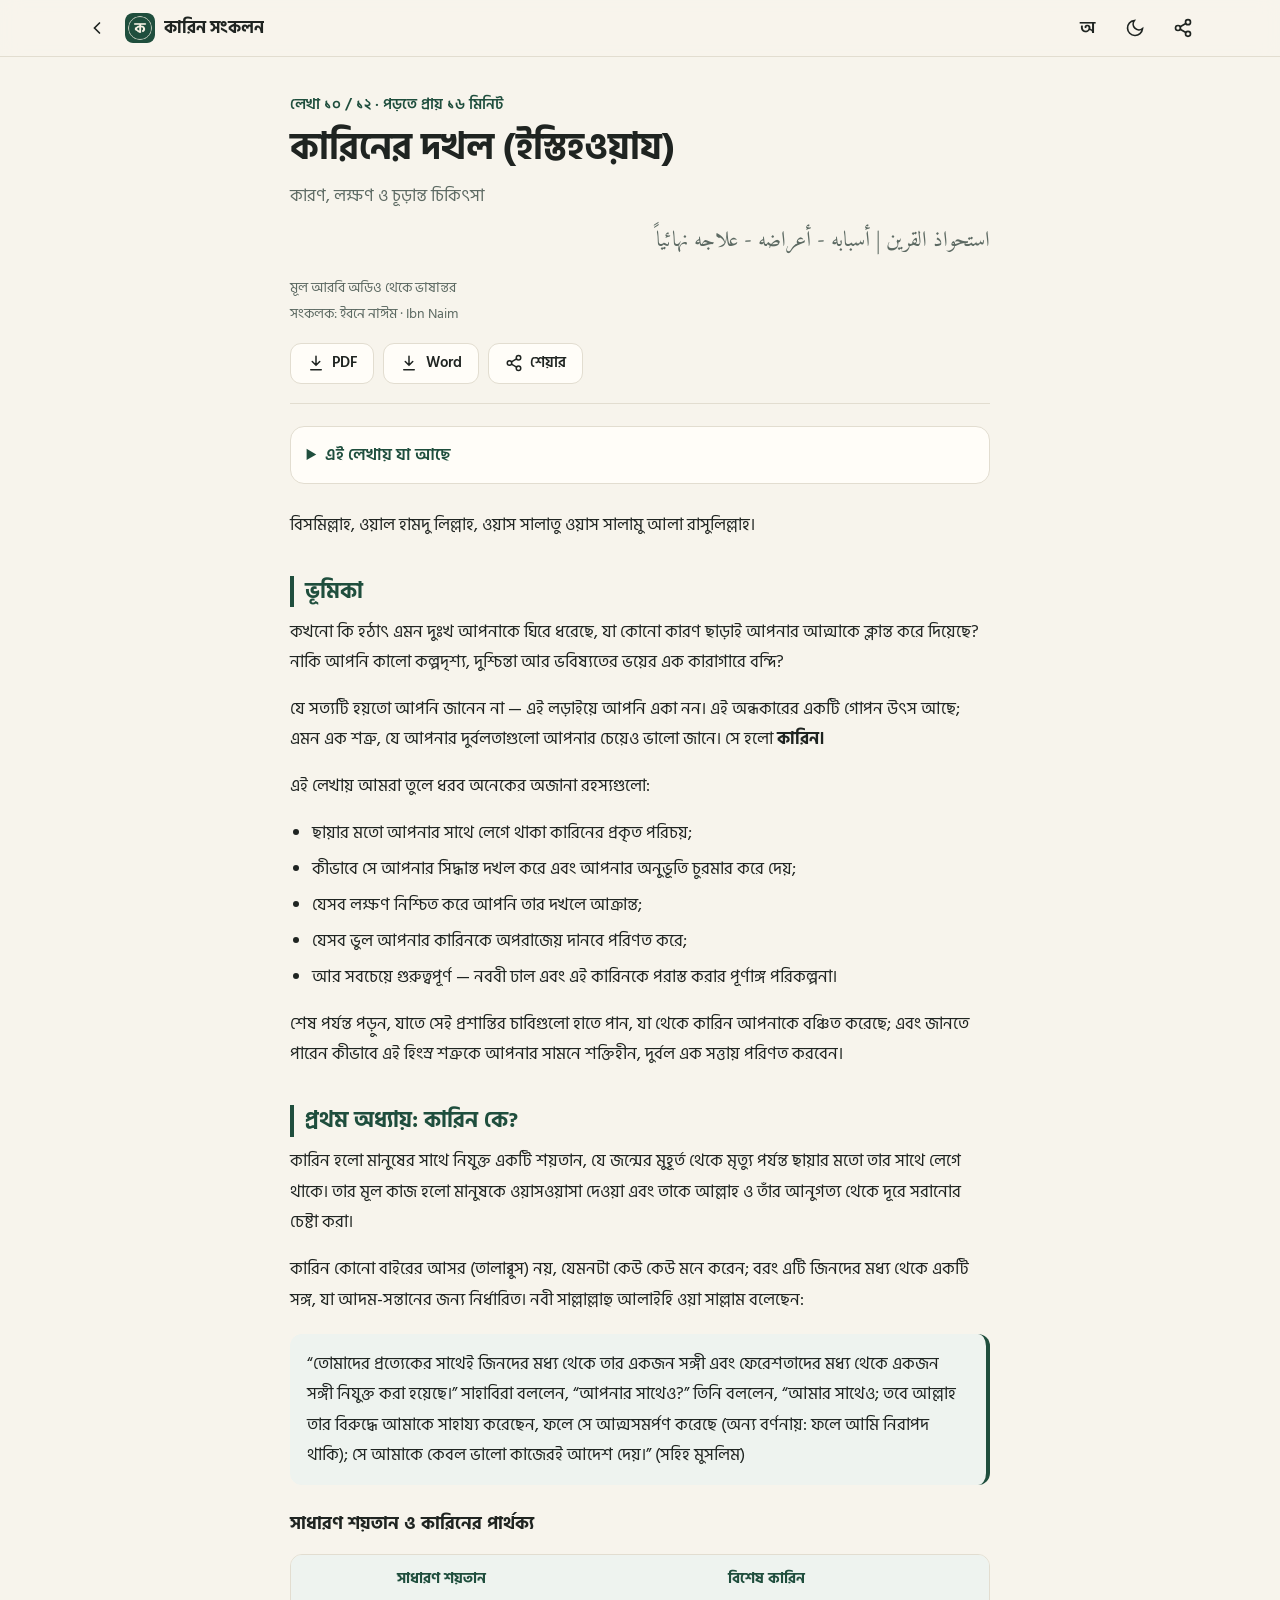
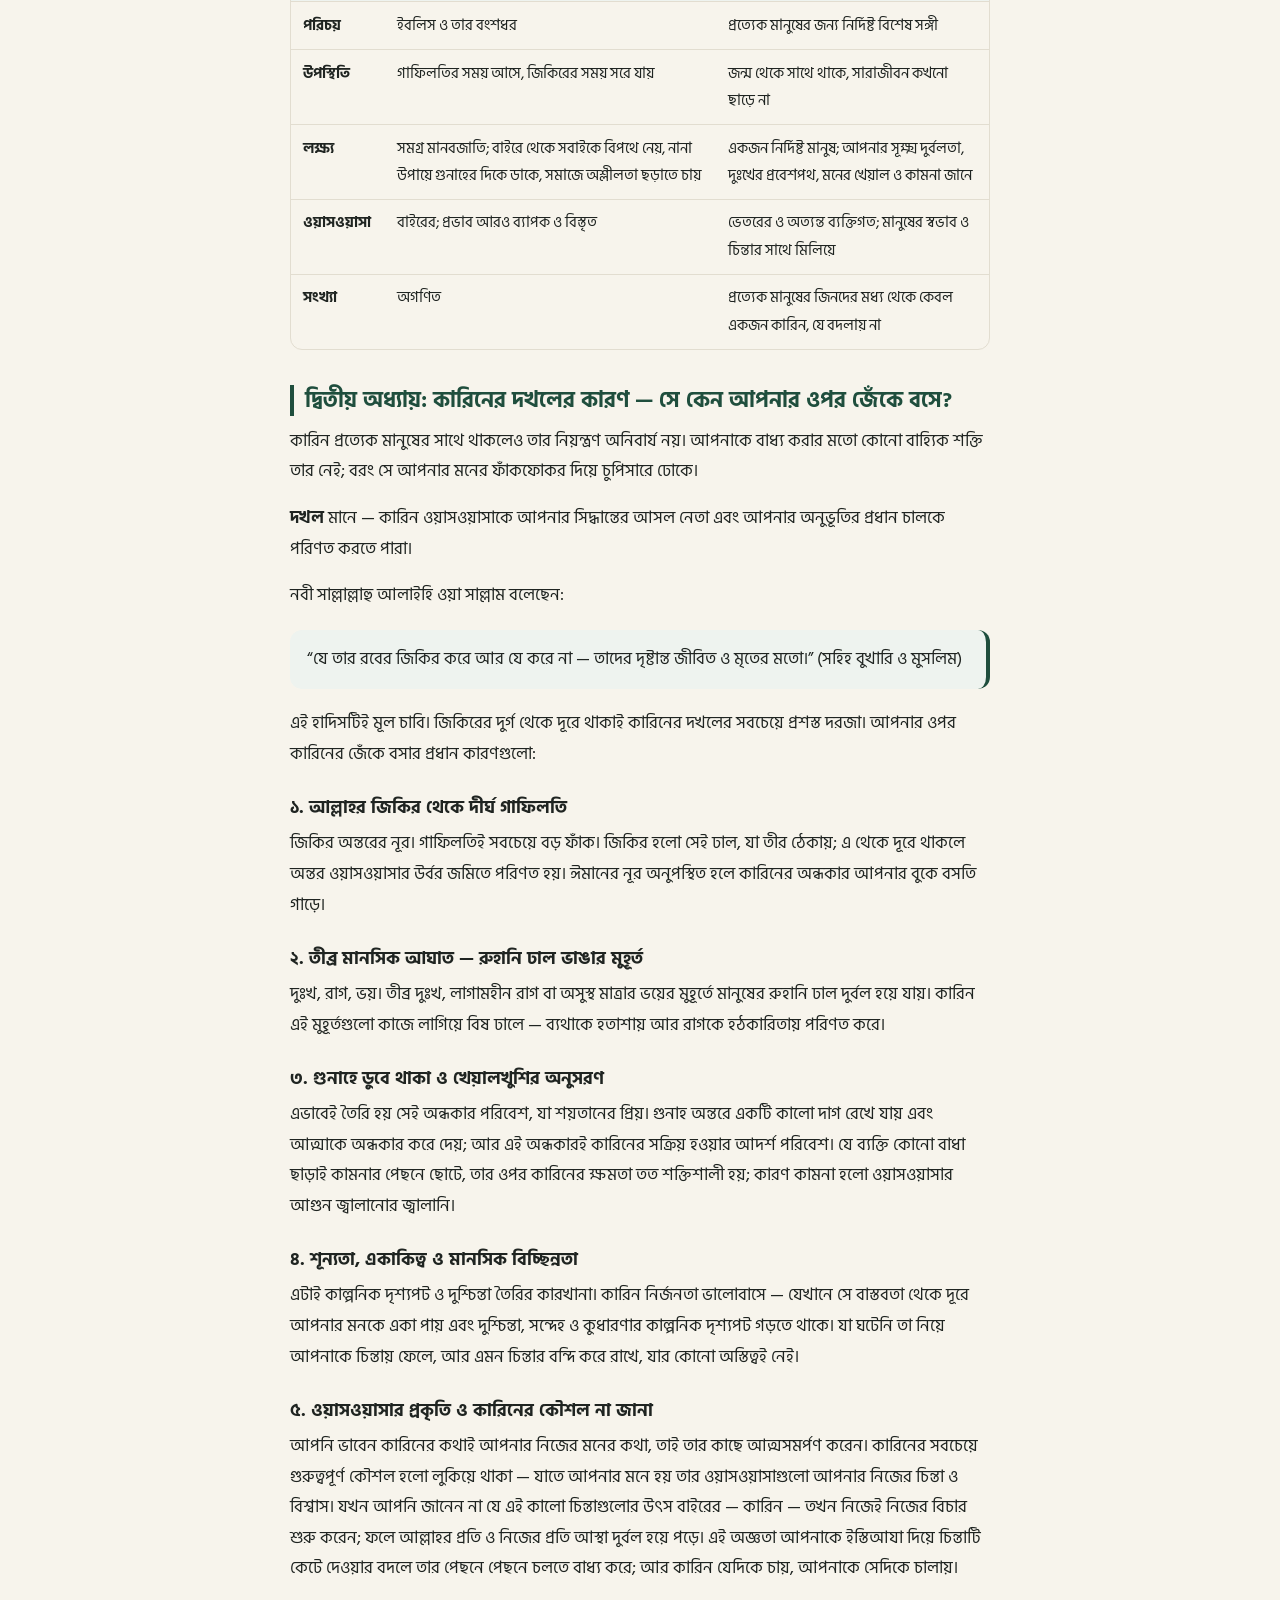
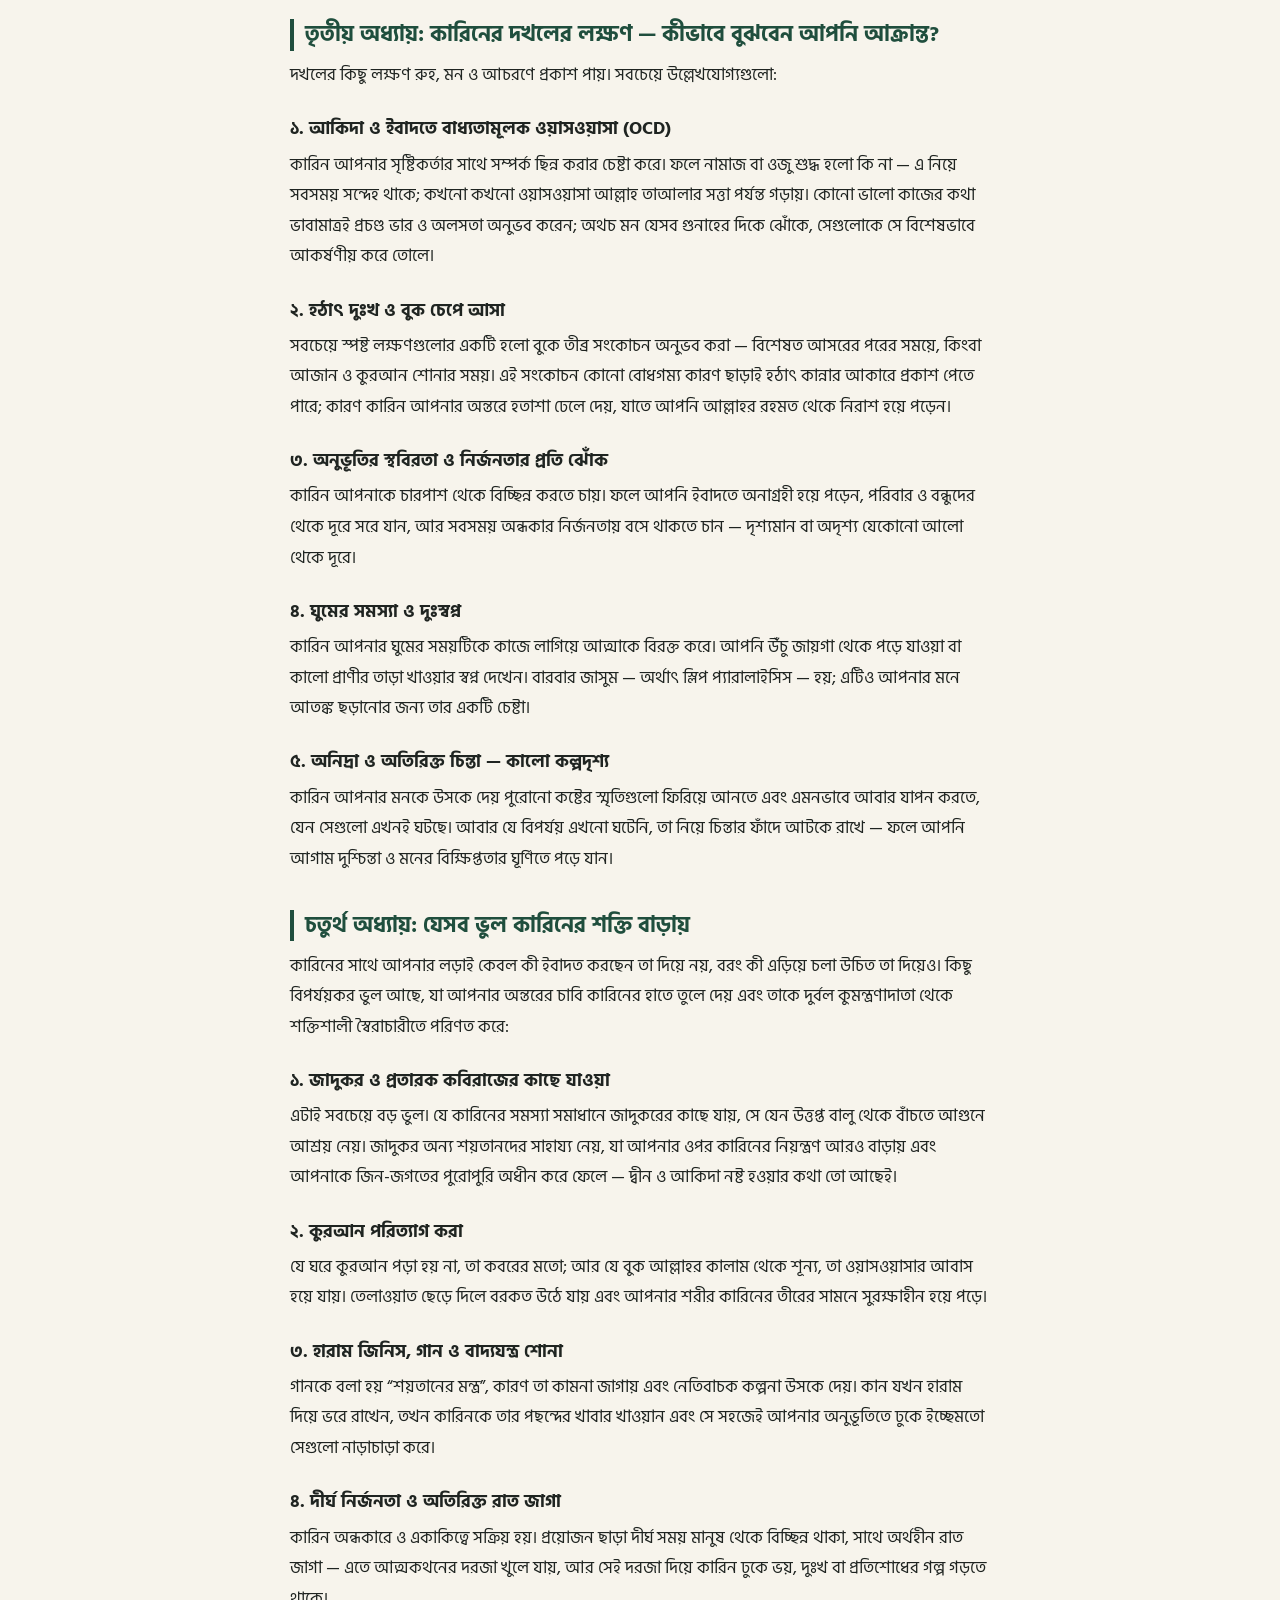
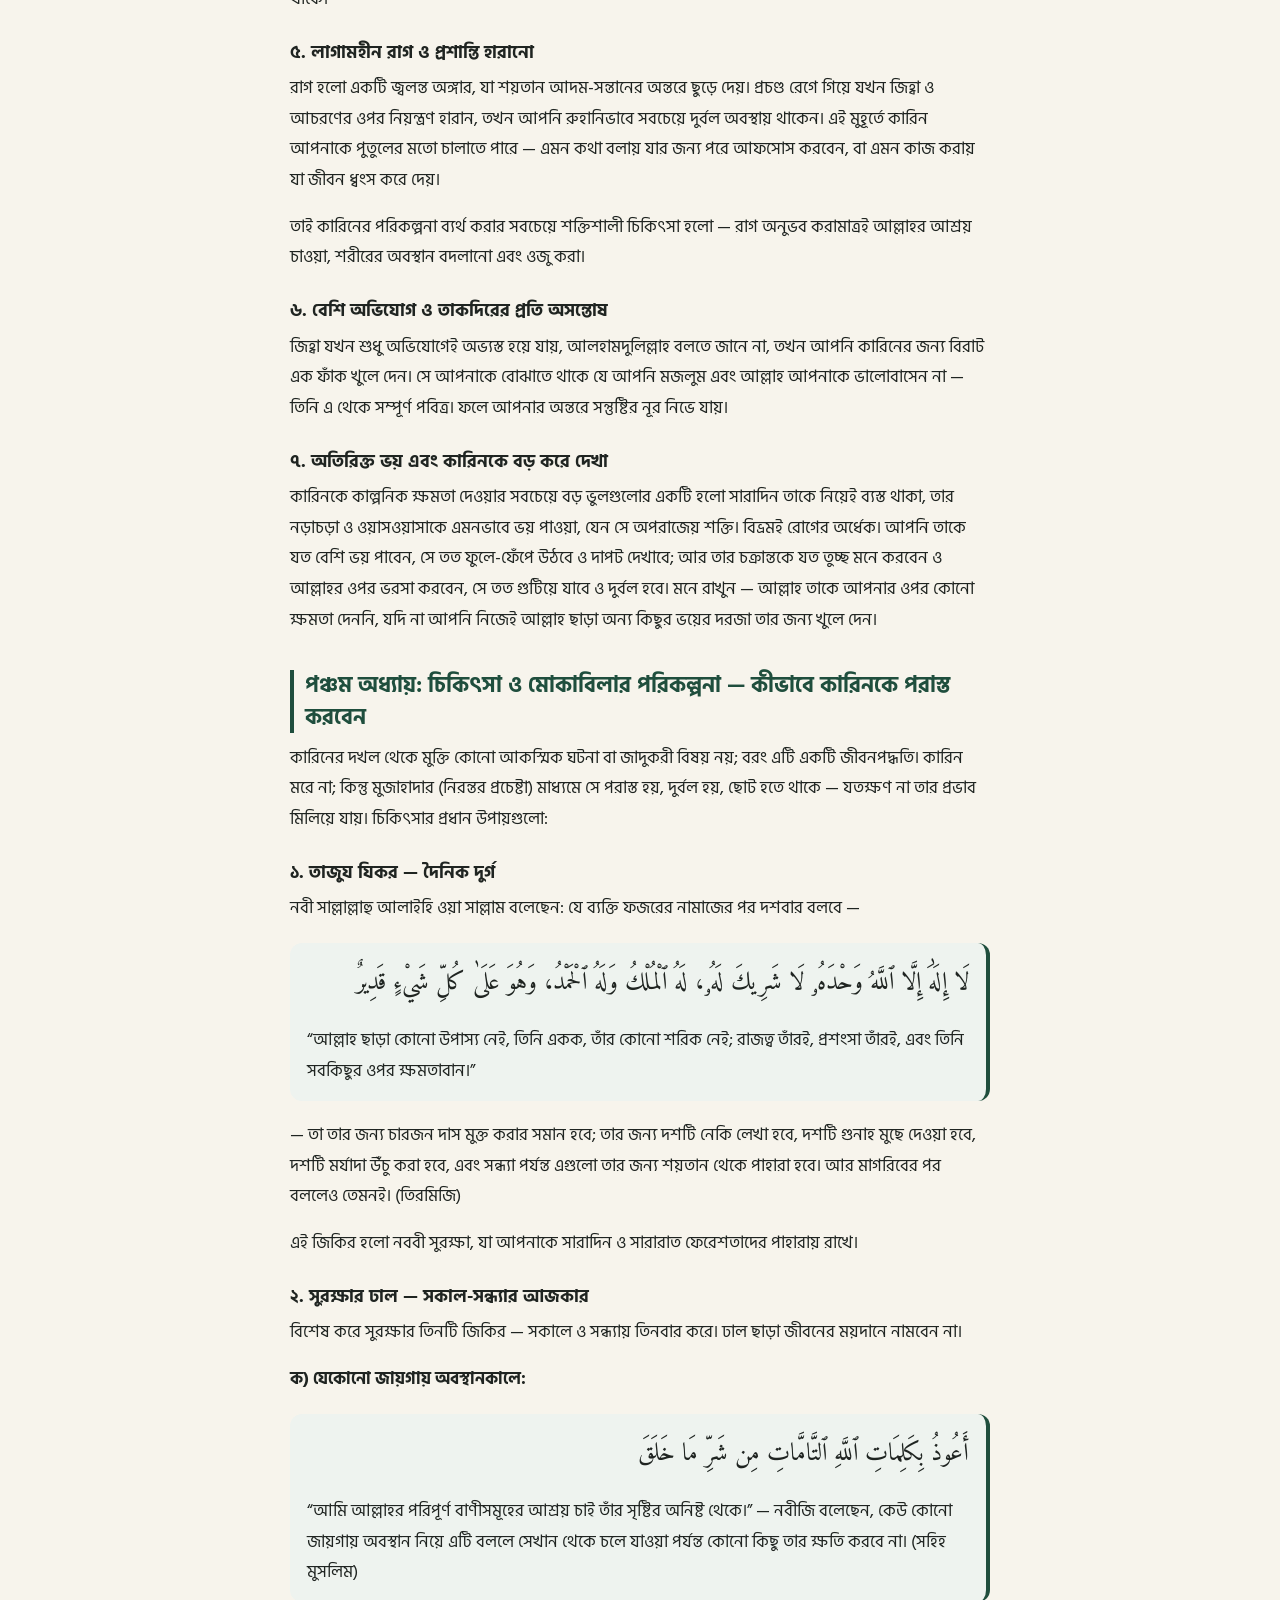
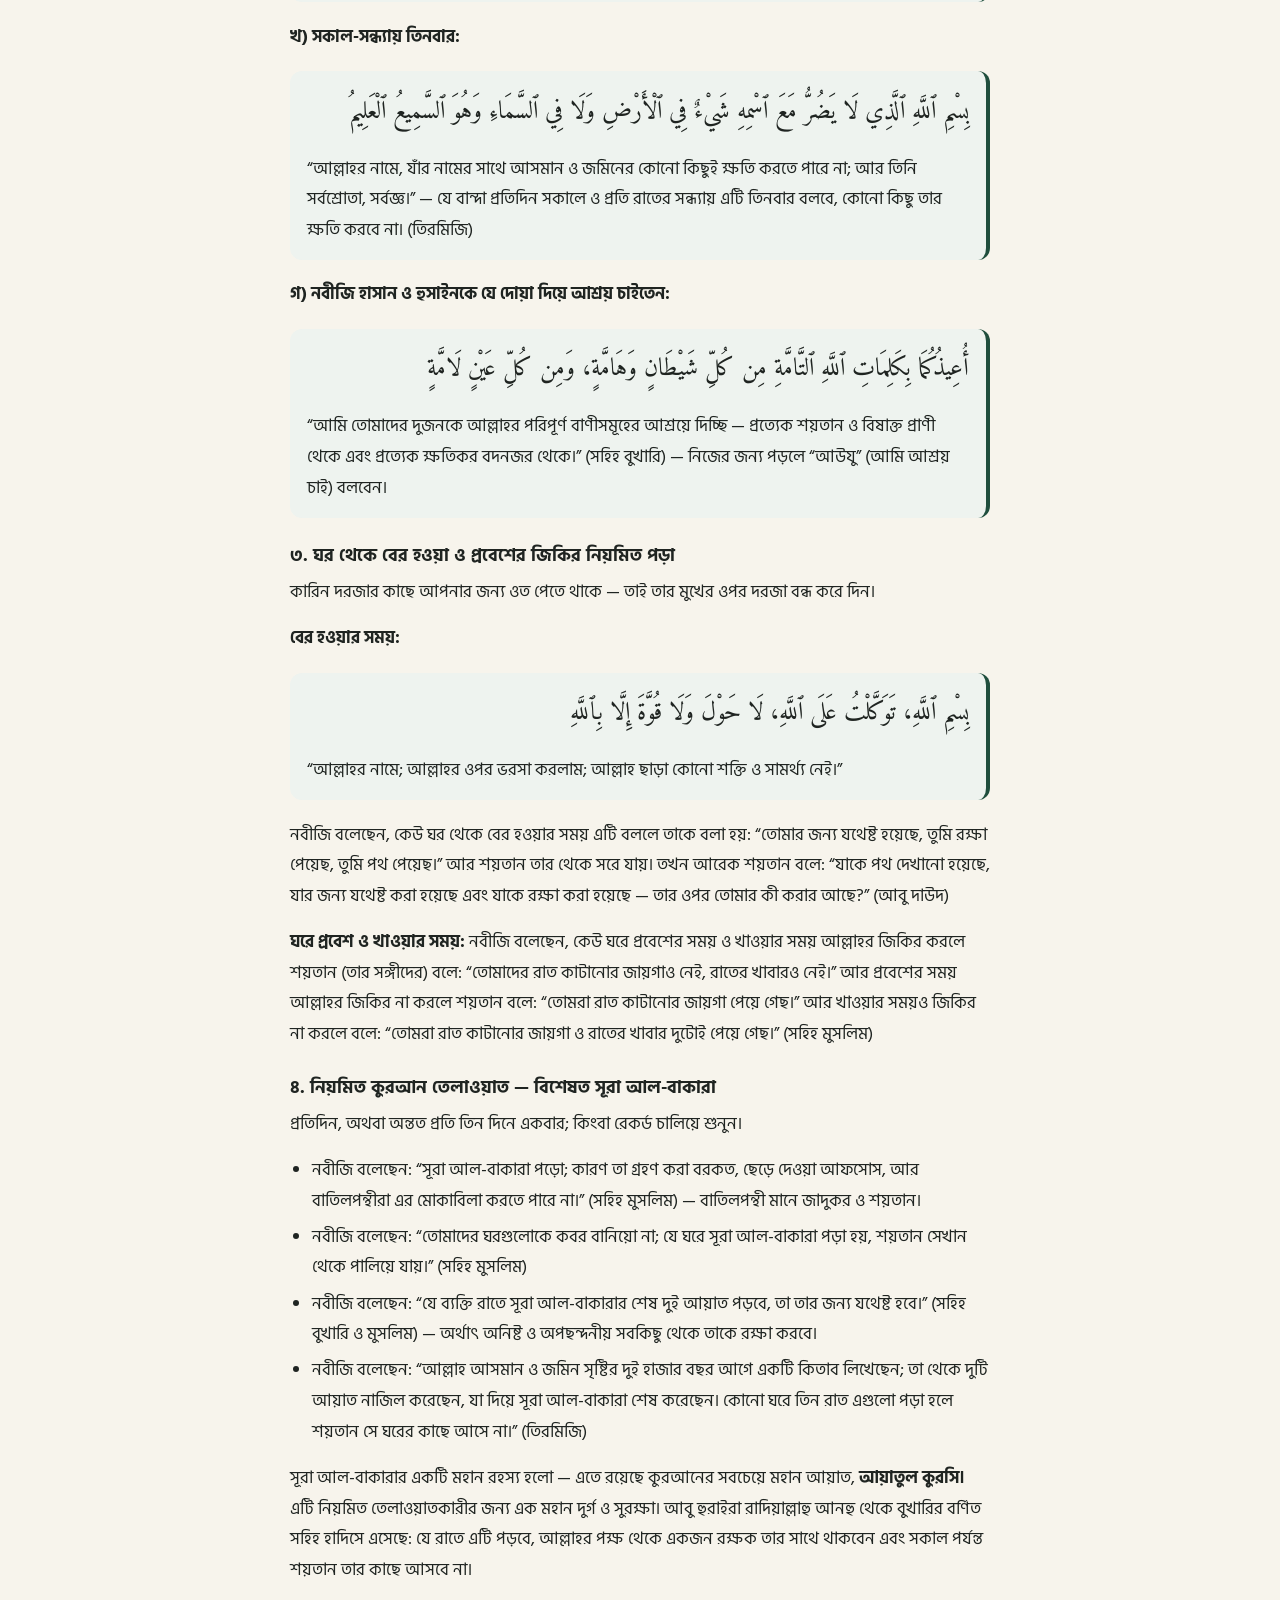
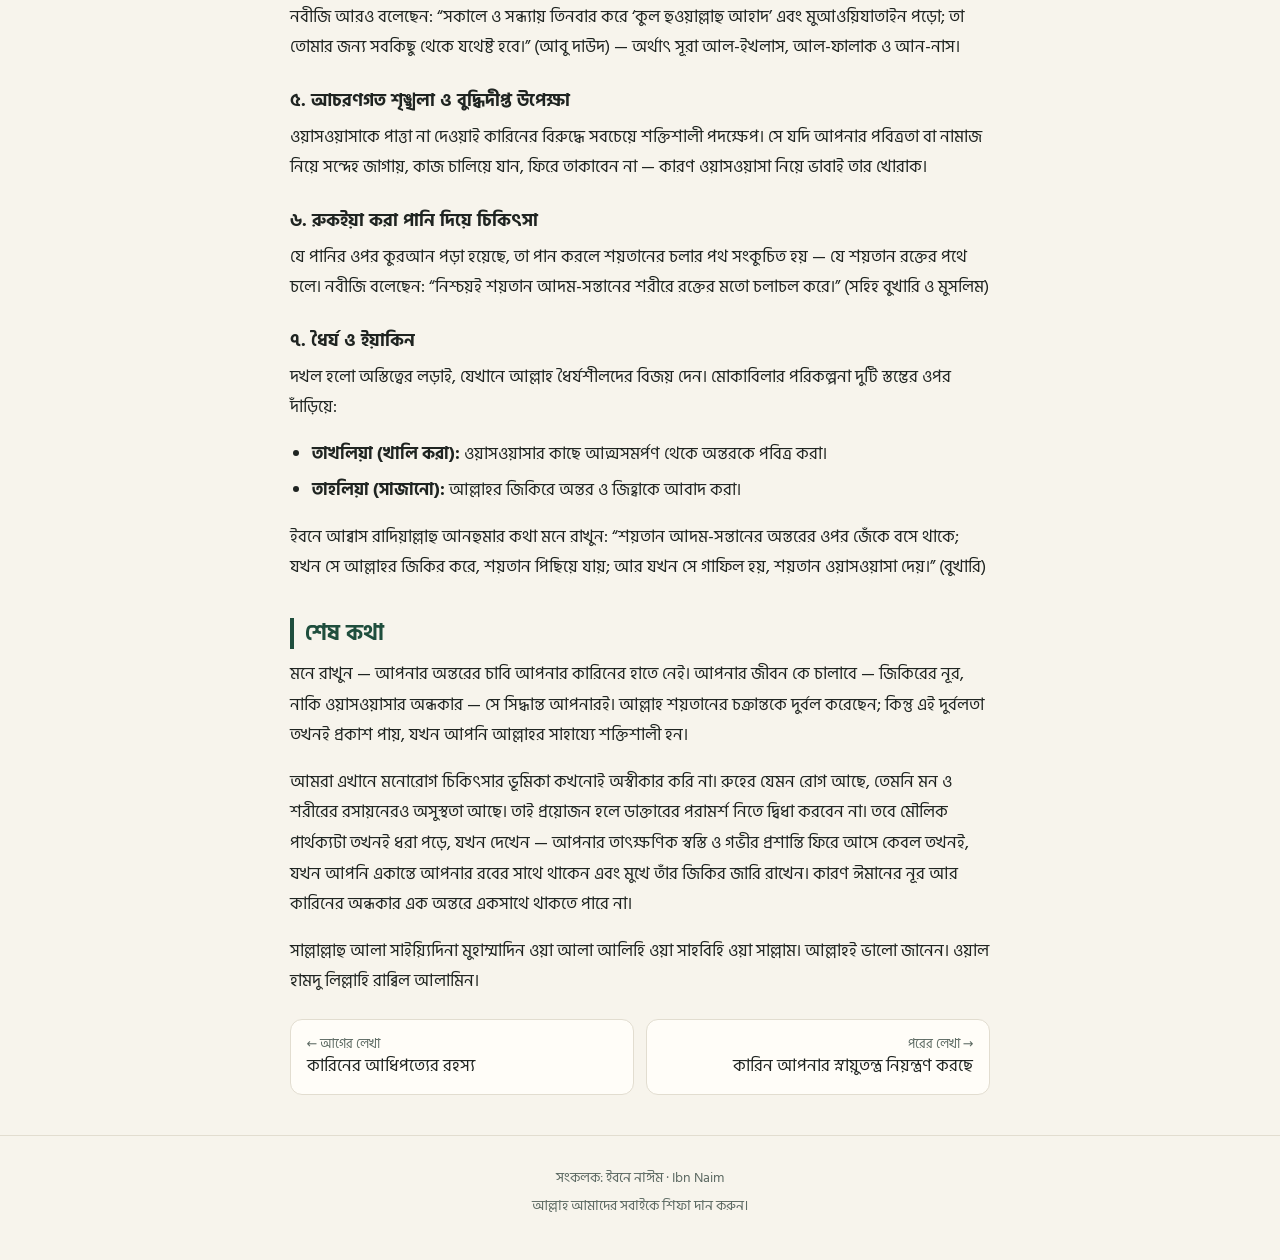
<file: a/qarin-dokhol-karon-lokkhon-chikitsa/index.html>
<!doctype html>
<html lang="bn" data-theme="light">
<head>
<meta charset="utf-8">
<meta name="viewport" content="width=device-width, initial-scale=1, viewport-fit=cover">
<title>কারিনের দখল (ইস্তিহওয়ায) — কারিন সংকলন</title>
<meta name="description" content="কারণ, লক্ষণ ও চূড়ান্ত চিকিৎসা">
<meta name="theme-color" content="#1f4e3d">
<meta property="og:title" content="কারিনের দখল (ইস্তিহওয়ায) — কারিন সংকলন">
<meta property="og:description" content="কারণ, লক্ষণ ও চূড়ান্ত চিকিৎসা">
<meta property="og:type" content="article">
<meta property="og:image" content="/icons/icon-512.png">
<link rel="manifest" href="/manifest.webmanifest">
<link rel="icon" href="/icons/favicon-48.png" type="image/png">
<link rel="apple-touch-icon" href="/icons/apple-touch-icon.png">
<meta name="apple-mobile-web-app-capable" content="yes">
<meta name="apple-mobile-web-app-status-bar-style" content="default">
<meta name="apple-mobile-web-app-title" content="কারিন সংকলন">
<link rel="preload" href="/fonts/HindSiliguri-Regular.woff2" as="font" type="font/woff2" crossorigin>
<link rel="stylesheet" href="/assets/style.css?v=72d745506d">
<script>(function(){var t;try{t=localStorage.getItem('theme')}catch(e){}if(!t)t=matchMedia('(prefers-color-scheme: dark)').matches?'dark':'light';document.documentElement.setAttribute('data-theme',t)})()</script>

</head>
<body>
<a class="skip" href="#main">মূল লেখায় যান</a>
<header class="bar"><div class="in">
<a class="ib" href="/" aria-label="মূল পাতা"><svg viewBox="0 0 24 24" fill="none" stroke="currentColor" stroke-width="2" stroke-linecap="round"><path d="M15 18l-6-6 6-6"/></svg></a><a class="brand" href="/"><img src="/icons/icon-192.png" alt="" width="30" height="30"><span>কারিন সংকলন</span></a>
<div class="sp"></div>
<button class="ib" data-act="font" aria-label="লেখার আকার বদলান" title="লেখার আকার">অ</button>
<button class="ib" data-act="theme" aria-label="ডার্ক/লাইট মোড" title="ডার্ক/লাইট মোড"><span class="ic-moon"><svg viewBox="0 0 24 24" fill="none" stroke="currentColor" stroke-width="2" stroke-linecap="round"><path d="M21 12.8A9 9 0 1 1 11.2 3a7 7 0 0 0 9.8 9.8z"/></svg></span><span class="ic-sun"><svg viewBox="0 0 24 24" fill="none" stroke="currentColor" stroke-width="2" stroke-linecap="round"><circle cx="12" cy="12" r="4"/><path d="M12 2v2M12 20v2M4.9 4.9l1.4 1.4M17.7 17.7l1.4 1.4M2 12h2M20 12h2M4.9 19.1l1.4-1.4M17.7 6.3l1.4-1.4"/></svg></span></button>
<button class="ib" data-act="share" aria-label="শেয়ার" title="শেয়ার"><svg viewBox="0 0 24 24" fill="none" stroke="currentColor" stroke-width="2" stroke-linecap="round"><circle cx="18" cy="5" r="3"/><circle cx="6" cy="12" r="3"/><circle cx="18" cy="19" r="3"/><path d="M8.6 13.5l6.8 4M15.4 6.5l-6.8 4"/></svg></button>
</div><div class="progress"></div></header>
<main id="main" class="wrap">
<header class="ahead">
<div class="kick">লেখা ১০ / ১২ · পড়তে প্রায় ১৬ মিনিট</div>
<h1>কারিনের দখল (ইস্তিহওয়ায)</h1>
<p class="sub">কারণ, লক্ষণ ও চূড়ান্ত চিকিৎসা</p>
<p class="ar" lang="ar" dir="rtl">استحواذ القرين | أسبابه - أعراضه - علاجه نهائياً</p>
<div class="by">মূল আরবি অডিও থেকে ভাষান্তর<br>সংকলক: ইবনে নাঈম · Ibn Naim</div>
<div class="btns">
<a class="btn" href="/downloads/qarin-dokhol-karon-lokkhon-chikitsa.pdf" download="12 - কারিনের দখল — কারণ, লক্ষণ ও চিকিৎসা.pdf"><svg viewBox="0 0 24 24" fill="none" stroke="currentColor" stroke-width="2" stroke-linecap="round"><path d="M12 3v12M7 10l5 5 5-5M5 21h14"/></svg> PDF</a>
<a class="btn" href="/downloads/qarin-dokhol-karon-lokkhon-chikitsa.docx" download="12 - কারিনের দখল — কারণ, লক্ষণ ও চিকিৎসা.docx"><svg viewBox="0 0 24 24" fill="none" stroke="currentColor" stroke-width="2" stroke-linecap="round"><path d="M12 3v12M7 10l5 5 5-5M5 21h14"/></svg> Word</a>
<button class="btn" data-act="share"><svg viewBox="0 0 24 24" fill="none" stroke="currentColor" stroke-width="2" stroke-linecap="round"><circle cx="18" cy="5" r="3"/><circle cx="6" cy="12" r="3"/><circle cx="18" cy="19" r="3"/><path d="M8.6 13.5l6.8 4M15.4 6.5l-6.8 4"/></svg> শেয়ার</button>
</div>
</header>
<details class="toc"><summary>এই লেখায় যা আছে</summary><ol><li><a href="#ভমক">ভূমিকা</a></li><li><a href="#পরথম-অধযয-করন-ক">প্রথম অধ্যায়: কারিন কে?</a></li><li><a href="#দবতয-অধযয-করনর-দখলর-করণ-স-কন-আপনর-ওপর-জক-বস">দ্বিতীয় অধ্যায়: কারিনের দখলের কারণ — সে কেন আপনার ওপর জেঁকে বসে?</a></li><li><a href="#ততয-অধযয-করনর-দখলর-লকষণ-কভব-বঝবন-আপন-আকরনত">তৃতীয় অধ্যায়: কারিনের দখলের লক্ষণ — কীভাবে বুঝবেন আপনি আক্রান্ত?</a></li><li><a href="#চতরথ-অধযয-যসব-ভল-করনর-শকত-বডয">চতুর্থ অধ্যায়: যেসব ভুল কারিনের শক্তি বাড়ায়</a></li><li><a href="#পঞচম-অধযয-চকৎস-ও-মকবলর-পরকলপন-কভব-করনক-পরসত-করবন">পঞ্চম অধ্যায়: চিকিৎসা ও মোকাবিলার পরিকল্পনা — কীভাবে কারিনকে পরাস্ত করবেন</a></li><li><a href="#শষ-কথ">শেষ কথা</a></li></ol></details>
<article class="prose">
<p>বিসমিল্লাহ, ওয়াল হামদু লিল্লাহ, ওয়াস সালাতু ওয়াস সালামু আলা রাসুলিল্লাহ।</p>
<h2 id="ভমক">ভূমিকা</h2>
<p>কখনো কি হঠাৎ এমন দুঃখ আপনাকে ঘিরে ধরেছে, যা কোনো কারণ ছাড়াই আপনার আত্মাকে ক্লান্ত করে দিয়েছে? নাকি আপনি কালো কল্পদৃশ্য, দুশ্চিন্তা আর ভবিষ্যতের ভয়ের এক কারাগারে বন্দি?</p>
<p>যে সত্যটি হয়তো আপনি জানেন না — এই লড়াইয়ে আপনি একা নন। এই অন্ধকারের একটি গোপন উৎস আছে; এমন এক শত্রু, যে আপনার দুর্বলতাগুলো আপনার চেয়েও ভালো জানে। সে হলো <strong>কারিন।</strong></p>
<p>এই লেখায় আমরা তুলে ধরব অনেকের অজানা রহস্যগুলো:</p>
<ul>
<li>ছায়ার মতো আপনার সাথে লেগে থাকা কারিনের প্রকৃত পরিচয়;</li>
<li>কীভাবে সে আপনার সিদ্ধান্ত দখল করে এবং আপনার অনুভূতি চুরমার করে দেয়;</li>
<li>যেসব লক্ষণ নিশ্চিত করে আপনি তার দখলে আক্রান্ত;</li>
<li>যেসব ভুল আপনার কারিনকে অপরাজেয় দানবে পরিণত করে;</li>
<li>আর সবচেয়ে গুরুত্বপূর্ণ — নববী ঢাল এবং এই কারিনকে পরাস্ত করার পূর্ণাঙ্গ পরিকল্পনা।</li>
</ul>
<p>শেষ পর্যন্ত পড়ুন, যাতে সেই প্রশান্তির চাবিগুলো হাতে পান, যা থেকে কারিন আপনাকে বঞ্চিত করেছে; এবং জানতে পারেন কীভাবে এই হিংস্র শত্রুকে আপনার সামনে শক্তিহীন, দুর্বল এক সত্তায় পরিণত করবেন।</p>
<h2 id="পরথম-অধযয-করন-ক">প্রথম অধ্যায়: কারিন কে?</h2>
<p>কারিন হলো মানুষের সাথে নিযুক্ত একটি শয়তান, যে জন্মের মুহূর্ত থেকে মৃত্যু পর্যন্ত ছায়ার মতো তার সাথে লেগে থাকে। তার মূল কাজ হলো মানুষকে ওয়াসওয়াসা দেওয়া এবং তাকে আল্লাহ ও তাঁর আনুগত্য থেকে দূরে সরানোর চেষ্টা করা।</p>
<p>কারিন কোনো বাইরের আসর (তালাব্বুস) নয়, যেমনটা কেউ কেউ মনে করেন; বরং এটি জিনদের মধ্য থেকে একটি সঙ্গ, যা আদম-সন্তানের জন্য নির্ধারিত। নবী সাল্লাল্লাহু আলাইহি ওয়া সাল্লাম বলেছেন:</p>
<blockquote>
<p>“তোমাদের প্রত্যেকের সাথেই জিনদের মধ্য থেকে তার একজন সঙ্গী এবং ফেরেশতাদের মধ্য থেকে একজন সঙ্গী নিযুক্ত করা হয়েছে।” সাহাবিরা বললেন, “আপনার সাথেও?” তিনি বললেন, “আমার সাথেও; তবে আল্লাহ তার বিরুদ্ধে আমাকে সাহায্য করেছেন, ফলে সে আত্মসমর্পণ করেছে (অন্য বর্ণনায়: ফলে আমি নিরাপদ থাকি); সে আমাকে কেবল ভালো কাজেরই আদেশ দেয়।” (সহিহ মুসলিম)</p>
</blockquote>
<h3 id="সধরণ-শযতন-ও-করনর-পরথকয">সাধারণ শয়তান ও কারিনের পার্থক্য</h3>
<div class="table-wrap"><table>

<thead>
<tr class="header">
<th></th>
<th>সাধারণ শয়তান</th>
<th>বিশেষ কারিন</th>
</tr>
</thead>
<tbody>
<tr class="odd">
<td data-label=""><strong>পরিচয়</strong></td>
<td data-label="সাধারণ শয়তান">ইবলিস ও তার বংশধর</td>
<td data-label="বিশেষ কারিন">প্রত্যেক মানুষের জন্য নির্দিষ্ট বিশেষ সঙ্গী</td>
</tr>
<tr class="even">
<td data-label=""><strong>উপস্থিতি</strong></td>
<td data-label="সাধারণ শয়তান">গাফিলতির সময় আসে, জিকিরের সময় সরে যায়</td>
<td data-label="বিশেষ কারিন">জন্ম থেকে সাথে থাকে, সারাজীবন কখনো ছাড়ে না</td>
</tr>
<tr class="odd">
<td data-label=""><strong>লক্ষ্য</strong></td>
<td data-label="সাধারণ শয়তান">সমগ্র মানবজাতি; বাইরে থেকে সবাইকে বিপথে নেয়, নানা উপায়ে গুনাহের দিকে ডাকে, সমাজে অশ্লীলতা ছড়াতে চায়</td>
<td data-label="বিশেষ কারিন">একজন নির্দিষ্ট মানুষ; আপনার সূক্ষ্ম দুর্বলতা, দুঃখের প্রবেশপথ, মনের খেয়াল ও কামনা জানে</td>
</tr>
<tr class="even">
<td data-label=""><strong>ওয়াসওয়াসা</strong></td>
<td data-label="সাধারণ শয়তান">বাইরের; প্রভাব আরও ব্যাপক ও বিস্তৃত</td>
<td data-label="বিশেষ কারিন">ভেতরের ও অত্যন্ত ব্যক্তিগত; মানুষের স্বভাব ও চিন্তার সাথে মিলিয়ে</td>
</tr>
<tr class="odd">
<td data-label=""><strong>সংখ্যা</strong></td>
<td data-label="সাধারণ শয়তান">অগণিত</td>
<td data-label="বিশেষ কারিন">প্রত্যেক মানুষের জিনদের মধ্য থেকে কেবল একজন কারিন, যে বদলায় না</td>
</tr>
</tbody>
</table></div>
<h2 id="দবতয-অধযয-করনর-দখলর-করণ-স-কন-আপনর-ওপর-জক-বস">দ্বিতীয় অধ্যায়: কারিনের দখলের কারণ — সে কেন আপনার ওপর জেঁকে বসে?</h2>
<p>কারিন প্রত্যেক মানুষের সাথে থাকলেও তার নিয়ন্ত্রণ অনিবার্য নয়। আপনাকে বাধ্য করার মতো কোনো বাহ্যিক শক্তি তার নেই; বরং সে আপনার মনের ফাঁকফোকর দিয়ে চুপিসারে ঢোকে।</p>
<p><strong>দখল</strong> মানে — কারিন ওয়াসওয়াসাকে আপনার সিদ্ধান্তের আসল নেতা এবং আপনার অনুভূতির প্রধান চালকে পরিণত করতে পারা।</p>
<p>নবী সাল্লাল্লাহু আলাইহি ওয়া সাল্লাম বলেছেন:</p>
<blockquote>
<p>“যে তার রবের জিকির করে আর যে করে না — তাদের দৃষ্টান্ত জীবিত ও মৃতের মতো।” (সহিহ বুখারি ও মুসলিম)</p>
</blockquote>
<p>এই হাদিসটিই মূল চাবি। জিকিরের দুর্গ থেকে দূরে থাকাই কারিনের দখলের সবচেয়ে প্রশস্ত দরজা। আপনার ওপর কারিনের জেঁকে বসার প্রধান কারণগুলো:</p>
<h3 id="আললহর-জকর-থক-দরঘ-গফলত">১. আল্লাহর জিকির থেকে দীর্ঘ গাফিলতি</h3>
<p>জিকির অন্তরের নূর। গাফিলতিই সবচেয়ে বড় ফাঁক। জিকির হলো সেই ঢাল, যা তীর ঠেকায়; এ থেকে দূরে থাকলে অন্তর ওয়াসওয়াসার উর্বর জমিতে পরিণত হয়। ঈমানের নূর অনুপস্থিত হলে কারিনের অন্ধকার আপনার বুকে বসতি গাড়ে।</p>
<h3 id="তবর-মনসক-আঘত-রহন-ঢল-ভঙর-মহরত">২. তীব্র মানসিক আঘাত — রুহানি ঢাল ভাঙার মুহূর্ত</h3>
<p>দুঃখ, রাগ, ভয়। তীব্র দুঃখ, লাগামহীন রাগ বা অসুস্থ মাত্রার ভয়ের মুহূর্তে মানুষের রুহানি ঢাল দুর্বল হয়ে যায়। কারিন এই মুহূর্তগুলো কাজে লাগিয়ে বিষ ঢালে — ব্যথাকে হতাশায় আর রাগকে হঠকারিতায় পরিণত করে।</p>
<h3 id="গনহ-ডব-থক-ও-খযলখশর-অনসরণ">৩. গুনাহে ডুবে থাকা ও খেয়ালখুশির অনুসরণ</h3>
<p>এভাবেই তৈরি হয় সেই অন্ধকার পরিবেশ, যা শয়তানের প্রিয়। গুনাহ অন্তরে একটি কালো দাগ রেখে যায় এবং আত্মাকে অন্ধকার করে দেয়; আর এই অন্ধকারই কারিনের সক্রিয় হওয়ার আদর্শ পরিবেশ। যে ব্যক্তি কোনো বাধা ছাড়াই কামনার পেছনে ছোটে, তার ওপর কারিনের ক্ষমতা তত শক্তিশালী হয়; কারণ কামনা হলো ওয়াসওয়াসার আগুন জ্বালানোর জ্বালানি।</p>
<h3 id="শনযত-এককতব-ও-মনসক-বচছননত">৪. শূন্যতা, একাকিত্ব ও মানসিক বিচ্ছিন্নতা</h3>
<p>এটাই কাল্পনিক দৃশ্যপট ও দুশ্চিন্তা তৈরির কারখানা। কারিন নির্জনতা ভালোবাসে — যেখানে সে বাস্তবতা থেকে দূরে আপনার মনকে একা পায় এবং দুশ্চিন্তা, সন্দেহ ও কুধারণার কাল্পনিক দৃশ্যপট গড়তে থাকে। যা ঘটেনি তা নিয়ে আপনাকে চিন্তায় ফেলে, আর এমন চিন্তার বন্দি করে রাখে, যার কোনো অস্তিত্বই নেই।</p>
<h3 id="ওযসওযসর-পরকত-ও-করনর-কশল-ন-জন">৫. ওয়াসওয়াসার প্রকৃতি ও কারিনের কৌশল না জানা</h3>
<p>আপনি ভাবেন কারিনের কথাই আপনার নিজের মনের কথা, তাই তার কাছে আত্মসমর্পণ করেন। কারিনের সবচেয়ে গুরুত্বপূর্ণ কৌশল হলো লুকিয়ে থাকা — যাতে আপনার মনে হয় তার ওয়াসওয়াসাগুলো আপনার নিজের চিন্তা ও বিশ্বাস। যখন আপনি জানেন না যে এই কালো চিন্তাগুলোর উৎস বাইরের — কারিন — তখন নিজেই নিজের বিচার শুরু করেন; ফলে আল্লাহর প্রতি ও নিজের প্রতি আস্থা দুর্বল হয়ে পড়ে। এই অজ্ঞতা আপনাকে ইস্তিআযা দিয়ে চিন্তাটি কেটে দেওয়ার বদলে তার পেছনে পেছনে চলতে বাধ্য করে; আর কারিন যেদিকে চায়, আপনাকে সেদিকে চালায়।</p>
<h2 id="ততয-অধযয-করনর-দখলর-লকষণ-কভব-বঝবন-আপন-আকরনত">তৃতীয় অধ্যায়: কারিনের দখলের লক্ষণ — কীভাবে বুঝবেন আপনি আক্রান্ত?</h2>
<p>দখলের কিছু লক্ষণ রুহ, মন ও আচরণে প্রকাশ পায়। সবচেয়ে উল্লেখযোগ্যগুলো:</p>
<h3 id="আকদ-ও-ইবদত-বধযতমলক-ওযসওযস-ocd">১. আকিদা ও ইবাদতে বাধ্যতামূলক ওয়াসওয়াসা (OCD)</h3>
<p>কারিন আপনার সৃষ্টিকর্তার সাথে সম্পর্ক ছিন্ন করার চেষ্টা করে। ফলে নামাজ বা ওজু শুদ্ধ হলো কি না — এ নিয়ে সবসময় সন্দেহ থাকে; কখনো কখনো ওয়াসওয়াসা আল্লাহ তাআলার সত্তা পর্যন্ত গড়ায়। কোনো ভালো কাজের কথা ভাবামাত্রই প্রচণ্ড ভার ও অলসতা অনুভব করেন; অথচ মন যেসব গুনাহের দিকে ঝোঁকে, সেগুলোকে সে বিশেষভাবে আকর্ষণীয় করে তোলে।</p>
<h3 id="হঠৎ-দখ-ও-বক-চপ-আস">২. হঠাৎ দুঃখ ও বুক চেপে আসা</h3>
<p>সবচেয়ে স্পষ্ট লক্ষণগুলোর একটি হলো বুকে তীব্র সংকোচন অনুভব করা — বিশেষত আসরের পরের সময়ে, কিংবা আজান ও কুরআন শোনার সময়। এই সংকোচন কোনো বোধগম্য কারণ ছাড়াই হঠাৎ কান্নার আকারে প্রকাশ পেতে পারে; কারণ কারিন আপনার অন্তরে হতাশা ঢেলে দেয়, যাতে আপনি আল্লাহর রহমত থেকে নিরাশ হয়ে পড়েন।</p>
<h3 id="অনভতর-সথবরত-ও-নরজনতর-পরত-ঝক">৩. অনুভূতির স্থবিরতা ও নির্জনতার প্রতি ঝোঁক</h3>
<p>কারিন আপনাকে চারপাশ থেকে বিচ্ছিন্ন করতে চায়। ফলে আপনি ইবাদতে অনাগ্রহী হয়ে পড়েন, পরিবার ও বন্ধুদের থেকে দূরে সরে যান, আর সবসময় অন্ধকার নির্জনতায় বসে থাকতে চান — দৃশ্যমান বা অদৃশ্য যেকোনো আলো থেকে দূরে।</p>
<h3 id="ঘমর-সমসয-ও-দসবপন">৪. ঘুমের সমস্যা ও দুঃস্বপ্ন</h3>
<p>কারিন আপনার ঘুমের সময়টিকে কাজে লাগিয়ে আত্মাকে বিরক্ত করে। আপনি উঁচু জায়গা থেকে পড়ে যাওয়া বা কালো প্রাণীর তাড়া খাওয়ার স্বপ্ন দেখেন। বারবার জাসুম — অর্থাৎ স্লিপ প্যারালাইসিস — হয়; এটিও আপনার মনে আতঙ্ক ছড়ানোর জন্য তার একটি চেষ্টা।</p>
<h3 id="অনদর-ও-অতরকত-চনত-কল-কলপদশয">৫. অনিদ্রা ও অতিরিক্ত চিন্তা — কালো কল্পদৃশ্য</h3>
<p>কারিন আপনার মনকে উসকে দেয় পুরোনো কষ্টের স্মৃতিগুলো ফিরিয়ে আনতে এবং এমনভাবে আবার যাপন করতে, যেন সেগুলো এখনই ঘটছে। আবার যে বিপর্যয় এখনো ঘটেনি, তা নিয়ে চিন্তার ফাঁদে আটকে রাখে — ফলে আপনি আগাম দুশ্চিন্তা ও মনের বিক্ষিপ্ততার ঘূর্ণিতে পড়ে যান।</p>
<h2 id="চতরথ-অধযয-যসব-ভল-করনর-শকত-বডয">চতুর্থ অধ্যায়: যেসব ভুল কারিনের শক্তি বাড়ায়</h2>
<p>কারিনের সাথে আপনার লড়াই কেবল কী ইবাদত করছেন তা দিয়ে নয়, বরং কী এড়িয়ে চলা উচিত তা দিয়েও। কিছু বিপর্যয়কর ভুল আছে, যা আপনার অন্তরের চাবি কারিনের হাতে তুলে দেয় এবং তাকে দুর্বল কুমন্ত্রণাদাতা থেকে শক্তিশালী স্বৈরাচারীতে পরিণত করে:</p>
<h3 id="জদকর-ও-পরতরক-কবরজর-কছ-যওয">১. জাদুকর ও প্রতারক কবিরাজের কাছে যাওয়া</h3>
<p>এটাই সবচেয়ে বড় ভুল। যে কারিনের সমস্যা সমাধানে জাদুকরের কাছে যায়, সে যেন উত্তপ্ত বালু থেকে বাঁচতে আগুনে আশ্রয় নেয়। জাদুকর অন্য শয়তানদের সাহায্য নেয়, যা আপনার ওপর কারিনের নিয়ন্ত্রণ আরও বাড়ায় এবং আপনাকে জিন-জগতের পুরোপুরি অধীন করে ফেলে — দ্বীন ও আকিদা নষ্ট হওয়ার কথা তো আছেই।</p>
<h3 id="করআন-পরতযগ-কর">২. কুরআন পরিত্যাগ করা</h3>
<p>যে ঘরে কুরআন পড়া হয় না, তা কবরের মতো; আর যে বুক আল্লাহর কালাম থেকে শূন্য, তা ওয়াসওয়াসার আবাস হয়ে যায়। তেলাওয়াত ছেড়ে দিলে বরকত উঠে যায় এবং আপনার শরীর কারিনের তীরের সামনে সুরক্ষাহীন হয়ে পড়ে।</p>
<h3 id="হরম-জনস-গন-ও-বদযযনতর-শন">৩. হারাম জিনিস, গান ও বাদ্যযন্ত্র শোনা</h3>
<p>গানকে বলা হয় “শয়তানের মন্ত্র”, কারণ তা কামনা জাগায় এবং নেতিবাচক কল্পনা উসকে দেয়। কান যখন হারাম দিয়ে ভরে রাখেন, তখন কারিনকে তার পছন্দের খাবার খাওয়ান এবং সে সহজেই আপনার অনুভূতিতে ঢুকে ইচ্ছেমতো সেগুলো নাড়াচাড়া করে।</p>
<h3 id="দরঘ-নরজনত-ও-অতরকত-রত-জগ">৪. দীর্ঘ নির্জনতা ও অতিরিক্ত রাত জাগা</h3>
<p>কারিন অন্ধকারে ও একাকিত্বে সক্রিয় হয়। প্রয়োজন ছাড়া দীর্ঘ সময় মানুষ থেকে বিচ্ছিন্ন থাকা, সাথে অর্থহীন রাত জাগা — এতে আত্মকথনের দরজা খুলে যায়, আর সেই দরজা দিয়ে কারিন ঢুকে ভয়, দুঃখ বা প্রতিশোধের গল্প গড়তে থাকে।</p>
<h3 id="লগমহন-রগ-ও-পরশনত-হরন">৫. লাগামহীন রাগ ও প্রশান্তি হারানো</h3>
<p>রাগ হলো একটি জ্বলন্ত অঙ্গার, যা শয়তান আদম-সন্তানের অন্তরে ছুড়ে দেয়। প্রচণ্ড রেগে গিয়ে যখন জিহ্বা ও আচরণের ওপর নিয়ন্ত্রণ হারান, তখন আপনি রুহানিভাবে সবচেয়ে দুর্বল অবস্থায় থাকেন। এই মুহূর্তে কারিন আপনাকে পুতুলের মতো চালাতে পারে — এমন কথা বলায় যার জন্য পরে আফসোস করবেন, বা এমন কাজ করায় যা জীবন ধ্বংস করে দেয়।</p>
<p>তাই কারিনের পরিকল্পনা ব্যর্থ করার সবচেয়ে শক্তিশালী চিকিৎসা হলো — রাগ অনুভব করামাত্রই আল্লাহর আশ্রয় চাওয়া, শরীরের অবস্থান বদলানো এবং ওজু করা।</p>
<h3 id="বশ-অভযগ-ও-তকদরর-পরত-অসনতষ">৬. বেশি অভিযোগ ও তাকদিরের প্রতি অসন্তোষ</h3>
<p>জিহ্বা যখন শুধু অভিযোগেই অভ্যস্ত হয়ে যায়, আলহামদুলিল্লাহ বলতে জানে না, তখন আপনি কারিনের জন্য বিরাট এক ফাঁক খুলে দেন। সে আপনাকে বোঝাতে থাকে যে আপনি মজলুম এবং আল্লাহ আপনাকে ভালোবাসেন না — তিনি এ থেকে সম্পূর্ণ পবিত্র। ফলে আপনার অন্তরে সন্তুষ্টির নূর নিভে যায়।</p>
<h3 id="অতরকত-ভয-এব-করনক-বড-কর-দখ">৭. অতিরিক্ত ভয় এবং কারিনকে বড় করে দেখা</h3>
<p>কারিনকে কাল্পনিক ক্ষমতা দেওয়ার সবচেয়ে বড় ভুলগুলোর একটি হলো সারাদিন তাকে নিয়েই ব্যস্ত থাকা, তার নড়াচড়া ও ওয়াসওয়াসাকে এমনভাবে ভয় পাওয়া, যেন সে অপরাজেয় শক্তি। বিভ্রমই রোগের অর্ধেক। আপনি তাকে যত বেশি ভয় পাবেন, সে তত ফুলে-ফেঁপে উঠবে ও দাপট দেখাবে; আর তার চক্রান্তকে যত তুচ্ছ মনে করবেন ও আল্লাহর ওপর ভরসা করবেন, সে তত গুটিয়ে যাবে ও দুর্বল হবে। মনে রাখুন — আল্লাহ তাকে আপনার ওপর কোনো ক্ষমতা দেননি, যদি না আপনি নিজেই আল্লাহ ছাড়া অন্য কিছুর ভয়ের দরজা তার জন্য খুলে দেন।</p>
<h2 id="পঞচম-অধযয-চকৎস-ও-মকবলর-পরকলপন-কভব-করনক-পরসত-করবন">পঞ্চম অধ্যায়: চিকিৎসা ও মোকাবিলার পরিকল্পনা — কীভাবে কারিনকে পরাস্ত করবেন</h2>
<p>কারিনের দখল থেকে মুক্তি কোনো আকস্মিক ঘটনা বা জাদুকরী বিষয় নয়; বরং এটি একটি জীবনপদ্ধতি। কারিন মরে না; কিন্তু মুজাহাদার (নিরন্তর প্রচেষ্টা) মাধ্যমে সে পরাস্ত হয়, দুর্বল হয়, ছোট হতে থাকে — যতক্ষণ না তার প্রভাব মিলিয়ে যায়। চিকিৎসার প্রধান উপায়গুলো:</p>
<h3 id="তজয-যকর-দনক-দরগ">১. তাজুয যিকর — দৈনিক দুর্গ</h3>
<p>নবী সাল্লাল্লাহু আলাইহি ওয়া সাল্লাম বলেছেন: যে ব্যক্তি ফজরের নামাজের পর দশবার বলবে —</p>
<blockquote>
<p><span data-custom-style="Arabic Text" lang="ar" dir="rtl">لَا إِلَٰهَ إِلَّا ٱللَّهُ وَحْدَهُۥ لَا شَرِيكَ لَهُۥ، لَهُ ٱلْمُلْكُ وَلَهُ ٱلْحَمْدُ، وَهُوَ عَلَىٰ كُلِّ شَيْءٍ قَدِيرٌ</span></p>
<p>“আল্লাহ ছাড়া কোনো উপাস্য নেই, তিনি একক, তাঁর কোনো শরিক নেই; রাজত্ব তাঁরই, প্রশংসা তাঁরই, এবং তিনি সবকিছুর ওপর ক্ষমতাবান।”</p>
</blockquote>
<p>— তা তার জন্য চারজন দাস মুক্ত করার সমান হবে; তার জন্য দশটি নেকি লেখা হবে, দশটি গুনাহ মুছে দেওয়া হবে, দশটি মর্যাদা উঁচু করা হবে, এবং সন্ধ্যা পর্যন্ত এগুলো তার জন্য শয়তান থেকে পাহারা হবে। আর মাগরিবের পর বললেও তেমনই। (তিরমিজি)</p>
<p>এই জিকির হলো নববী সুরক্ষা, যা আপনাকে সারাদিন ও সারারাত ফেরেশতাদের পাহারায় রাখে।</p>
<h3 id="সরকষর-ঢল-সকল-সনধযর-আজকর">২. সুরক্ষার ঢাল — সকাল-সন্ধ্যার আজকার</h3>
<p>বিশেষ করে সুরক্ষার তিনটি জিকির — সকালে ও সন্ধ্যায় তিনবার করে। ঢাল ছাড়া জীবনের ময়দানে নামবেন না।</p>
<p><strong>ক) যেকোনো জায়গায় অবস্থানকালে:</strong></p>
<blockquote>
<p><span data-custom-style="Arabic Text" lang="ar" dir="rtl">أَعُوذُ بِكَلِمَاتِ ٱللَّهِ ٱلتَّامَّاتِ مِن شَرِّ مَا خَلَقَ</span></p>
<p>“আমি আল্লাহর পরিপূর্ণ বাণীসমূহের আশ্রয় চাই তাঁর সৃষ্টির অনিষ্ট থেকে।” — নবীজি বলেছেন, কেউ কোনো জায়গায় অবস্থান নিয়ে এটি বললে সেখান থেকে চলে যাওয়া পর্যন্ত কোনো কিছু তার ক্ষতি করবে না। (সহিহ মুসলিম)</p>
</blockquote>
<p><strong>খ) সকাল-সন্ধ্যায় তিনবার:</strong></p>
<blockquote>
<p><span data-custom-style="Arabic Text" lang="ar" dir="rtl">بِسْمِ ٱللَّهِ ٱلَّذِي لَا يَضُرُّ مَعَ ٱسْمِهِ شَيْءٌ فِي ٱلْأَرْضِ وَلَا فِي ٱلسَّمَاءِ وَهُوَ ٱلسَّمِيعُ ٱلْعَلِيمُ</span></p>
<p>“আল্লাহর নামে, যাঁর নামের সাথে আসমান ও জমিনের কোনো কিছুই ক্ষতি করতে পারে না; আর তিনি সর্বশ্রোতা, সর্বজ্ঞ।” — যে বান্দা প্রতিদিন সকালে ও প্রতি রাতের সন্ধ্যায় এটি তিনবার বলবে, কোনো কিছু তার ক্ষতি করবে না। (তিরমিজি)</p>
</blockquote>
<p><strong>গ) নবীজি হাসান ও হুসাইনকে যে দোয়া দিয়ে আশ্রয় চাইতেন:</strong></p>
<blockquote>
<p><span data-custom-style="Arabic Text" lang="ar" dir="rtl">أُعِيذُكُمَا بِكَلِمَاتِ ٱللَّهِ ٱلتَّامَّةِ مِن كُلِّ شَيْطَانٍ وَهَامَّةٍ، وَمِن كُلِّ عَيْنٍ لَامَّةٍ</span></p>
<p>“আমি তোমাদের দুজনকে আল্লাহর পরিপূর্ণ বাণীসমূহের আশ্রয়ে দিচ্ছি — প্রত্যেক শয়তান ও বিষাক্ত প্রাণী থেকে এবং প্রত্যেক ক্ষতিকর বদনজর থেকে।” (সহিহ বুখারি) — নিজের জন্য পড়লে “আউযু” (আমি আশ্রয় চাই) বলবেন।</p>
</blockquote>
<h3 id="ঘর-থক-বর-হওয-ও-পরবশর-জকর-নযমত-পড">৩. ঘর থেকে বের হওয়া ও প্রবেশের জিকির নিয়মিত পড়া</h3>
<p>কারিন দরজার কাছে আপনার জন্য ওত পেতে থাকে — তাই তার মুখের ওপর দরজা বন্ধ করে দিন।</p>
<p><strong>বের হওয়ার সময়:</strong></p>
<blockquote>
<p><span data-custom-style="Arabic Text" lang="ar" dir="rtl">بِسْمِ ٱللَّهِ، تَوَكَّلْتُ عَلَى ٱللَّهِ، لَا حَوْلَ وَلَا قُوَّةَ إِلَّا بِٱللَّهِ</span></p>
<p>“আল্লাহর নামে; আল্লাহর ওপর ভরসা করলাম; আল্লাহ ছাড়া কোনো শক্তি ও সামর্থ্য নেই।”</p>
</blockquote>
<p>নবীজি বলেছেন, কেউ ঘর থেকে বের হওয়ার সময় এটি বললে তাকে বলা হয়: “তোমার জন্য যথেষ্ট হয়েছে, তুমি রক্ষা পেয়েছ, তুমি পথ পেয়েছ।” আর শয়তান তার থেকে সরে যায়। তখন আরেক শয়তান বলে: “যাকে পথ দেখানো হয়েছে, যার জন্য যথেষ্ট করা হয়েছে এবং যাকে রক্ষা করা হয়েছে — তার ওপর তোমার কী করার আছে?” (আবু দাউদ)</p>
<p><strong>ঘরে প্রবেশ ও খাওয়ার সময়:</strong> নবীজি বলেছেন, কেউ ঘরে প্রবেশের সময় ও খাওয়ার সময় আল্লাহর জিকির করলে শয়তান (তার সঙ্গীদের) বলে: “তোমাদের রাত কাটানোর জায়গাও নেই, রাতের খাবারও নেই।” আর প্রবেশের সময় আল্লাহর জিকির না করলে শয়তান বলে: “তোমরা রাত কাটানোর জায়গা পেয়ে গেছ।” আর খাওয়ার সময়ও জিকির না করলে বলে: “তোমরা রাত কাটানোর জায়গা ও রাতের খাবার দুটোই পেয়ে গেছ।” (সহিহ মুসলিম)</p>
<h3 id="নযমত-করআন-তলওযত-বশষত-সর-আল-বকর">৪. নিয়মিত কুরআন তেলাওয়াত — বিশেষত সূরা আল-বাকারা</h3>
<p>প্রতিদিন, অথবা অন্তত প্রতি তিন দিনে একবার; কিংবা রেকর্ড চালিয়ে শুনুন।</p>
<ul>
<li>নবীজি বলেছেন: “সূরা আল-বাকারা পড়ো; কারণ তা গ্রহণ করা বরকত, ছেড়ে দেওয়া আফসোস, আর বাতিলপন্থীরা এর মোকাবিলা করতে পারে না।” (সহিহ মুসলিম) — বাতিলপন্থী মানে জাদুকর ও শয়তান।</li>
<li>নবীজি বলেছেন: “তোমাদের ঘরগুলোকে কবর বানিয়ো না; যে ঘরে সূরা আল-বাকারা পড়া হয়, শয়তান সেখান থেকে পালিয়ে যায়।” (সহিহ মুসলিম)</li>
<li>নবীজি বলেছেন: “যে ব্যক্তি রাতে সূরা আল-বাকারার শেষ দুই আয়াত পড়বে, তা তার জন্য যথেষ্ট হবে।” (সহিহ বুখারি ও মুসলিম) — অর্থাৎ অনিষ্ট ও অপছন্দনীয় সবকিছু থেকে তাকে রক্ষা করবে।</li>
<li>নবীজি বলেছেন: “আল্লাহ আসমান ও জমিন সৃষ্টির দুই হাজার বছর আগে একটি কিতাব লিখেছেন; তা থেকে দুটি আয়াত নাজিল করেছেন, যা দিয়ে সূরা আল-বাকারা শেষ করেছেন। কোনো ঘরে তিন রাত এগুলো পড়া হলে শয়তান সে ঘরের কাছে আসে না।” (তিরমিজি)</li>
</ul>
<p>সূরা আল-বাকারার একটি মহান রহস্য হলো — এতে রয়েছে কুরআনের সবচেয়ে মহান আয়াত, <strong>আয়াতুল কুরসি।</strong> এটি নিয়মিত তেলাওয়াতকারীর জন্য এক মহান দুর্গ ও সুরক্ষা। আবু হুরাইরা রাদিয়াল্লাহু আনহু থেকে বুখারির বর্ণিত সহিহ হাদিসে এসেছে: যে রাতে এটি পড়বে, আল্লাহর পক্ষ থেকে একজন রক্ষক তার সাথে থাকবেন এবং সকাল পর্যন্ত শয়তান তার কাছে আসবে না।</p>
<p>নবীজি আরও বলেছেন: “সকালে ও সন্ধ্যায় তিনবার করে ‘কুল হুওয়াল্লাহু আহাদ’ এবং মুআওয়িযাতাইন পড়ো; তা তোমার জন্য সবকিছু থেকে যথেষ্ট হবে।” (আবু দাউদ) — অর্থাৎ সূরা আল-ইখলাস, আল-ফালাক ও আন-নাস।</p>
<h3 id="আচরণগত-শঙখল-ও-বদধদপত-উপকষ">৫. আচরণগত শৃঙ্খলা ও বুদ্ধিদীপ্ত উপেক্ষা</h3>
<p>ওয়াসওয়াসাকে পাত্তা না দেওয়াই কারিনের বিরুদ্ধে সবচেয়ে শক্তিশালী পদক্ষেপ। সে যদি আপনার পবিত্রতা বা নামাজ নিয়ে সন্দেহ জাগায়, কাজ চালিয়ে যান, ফিরে তাকাবেন না — কারণ ওয়াসওয়াসা নিয়ে ভাবাই তার খোরাক।</p>
<h3 id="রকইয-কর-পন-দয-চকৎস">৬. রুকইয়া করা পানি দিয়ে চিকিৎসা</h3>
<p>যে পানির ওপর কুরআন পড়া হয়েছে, তা পান করলে শয়তানের চলার পথ সংকুচিত হয় — যে শয়তান রক্তের পথে চলে। নবীজি বলেছেন: “নিশ্চয়ই শয়তান আদম-সন্তানের শরীরে রক্তের মতো চলাচল করে।” (সহিহ বুখারি ও মুসলিম)</p>
<h3 id="ধরয-ও-ইযকন">৭. ধৈর্য ও ইয়াকিন</h3>
<p>দখল হলো অস্তিত্বের লড়াই, যেখানে আল্লাহ ধৈর্যশীলদের বিজয় দেন। মোকাবিলার পরিকল্পনা দুটি স্তম্ভের ওপর দাঁড়িয়ে:</p>
<ul>
<li><strong>তাখলিয়া (খালি করা):</strong> ওয়াসওয়াসার কাছে আত্মসমর্পণ থেকে অন্তরকে পবিত্র করা।</li>
<li><strong>তাহলিয়া (সাজানো):</strong> আল্লাহর জিকিরে অন্তর ও জিহ্বাকে আবাদ করা।</li>
</ul>
<p>ইবনে আব্বাস রাদিয়াল্লাহু আনহুমার কথা মনে রাখুন: “শয়তান আদম-সন্তানের অন্তরের ওপর জেঁকে বসে থাকে; যখন সে আল্লাহর জিকির করে, শয়তান পিছিয়ে যায়; আর যখন সে গাফিল হয়, শয়তান ওয়াসওয়াসা দেয়।” (বুখারি)</p>
<h2 id="শষ-কথ">শেষ কথা</h2>
<p>মনে রাখুন — আপনার অন্তরের চাবি আপনার কারিনের হাতে নেই। আপনার জীবন কে চালাবে — জিকিরের নূর, নাকি ওয়াসওয়াসার অন্ধকার — সে সিদ্ধান্ত আপনারই। আল্লাহ শয়তানের চক্রান্তকে দুর্বল করেছেন; কিন্তু এই দুর্বলতা তখনই প্রকাশ পায়, যখন আপনি আল্লাহর সাহায্যে শক্তিশালী হন।</p>
<p>আমরা এখানে মনোরোগ চিকিৎসার ভূমিকা কখনোই অস্বীকার করি না। রুহের যেমন রোগ আছে, তেমনি মন ও শরীরের রসায়নেরও অসুস্থতা আছে। তাই প্রয়োজন হলে ডাক্তারের পরামর্শ নিতে দ্বিধা করবেন না। তবে মৌলিক পার্থক্যটা তখনই ধরা পড়ে, যখন দেখেন — আপনার তাৎক্ষণিক স্বস্তি ও গভীর প্রশান্তি ফিরে আসে কেবল তখনই, যখন আপনি একান্তে আপনার রবের সাথে থাকেন এবং মুখে তাঁর জিকির জারি রাখেন। কারণ ঈমানের নূর আর কারিনের অন্ধকার এক অন্তরে একসাথে থাকতে পারে না।</p>
<p>সাল্লাল্লাহু আলা সাইয়্যিদিনা মুহাম্মাদিন ওয়া আলা আলিহি ওয়া সাহবিহি ওয়া সাল্লাম। আল্লাহই ভালো জানেন। ওয়াল হামদু লিল্লাহি রাব্বিল আলামিন।</p>

</article>
<nav class="pn" aria-label="অন্য লেখা"><a href="/a/qarin-adhipottyer-rohosso/"><small>← আগের লেখা</small>কারিনের আধিপত্যের রহস্য</a><a class="next" href="/a/qarin-o-snayutontro/"><small>পরের লেখা →</small>কারিন আপনার স্নায়ুতন্ত্র নিয়ন্ত্রণ করছে</a></nav>
</main>
<footer><div class="wrap">
<p>সংকলক: ইবনে নাঈম · Ibn Naim</p>
<p>আল্লাহ আমাদের সবাইকে শিফা দান করুন।</p>
</div></footer>
<div class="toast" id="toast" role="status" aria-live="polite"></div>
<script src="/assets/app.js?v=72d745506d" defer></script>
</body></html>
</file>
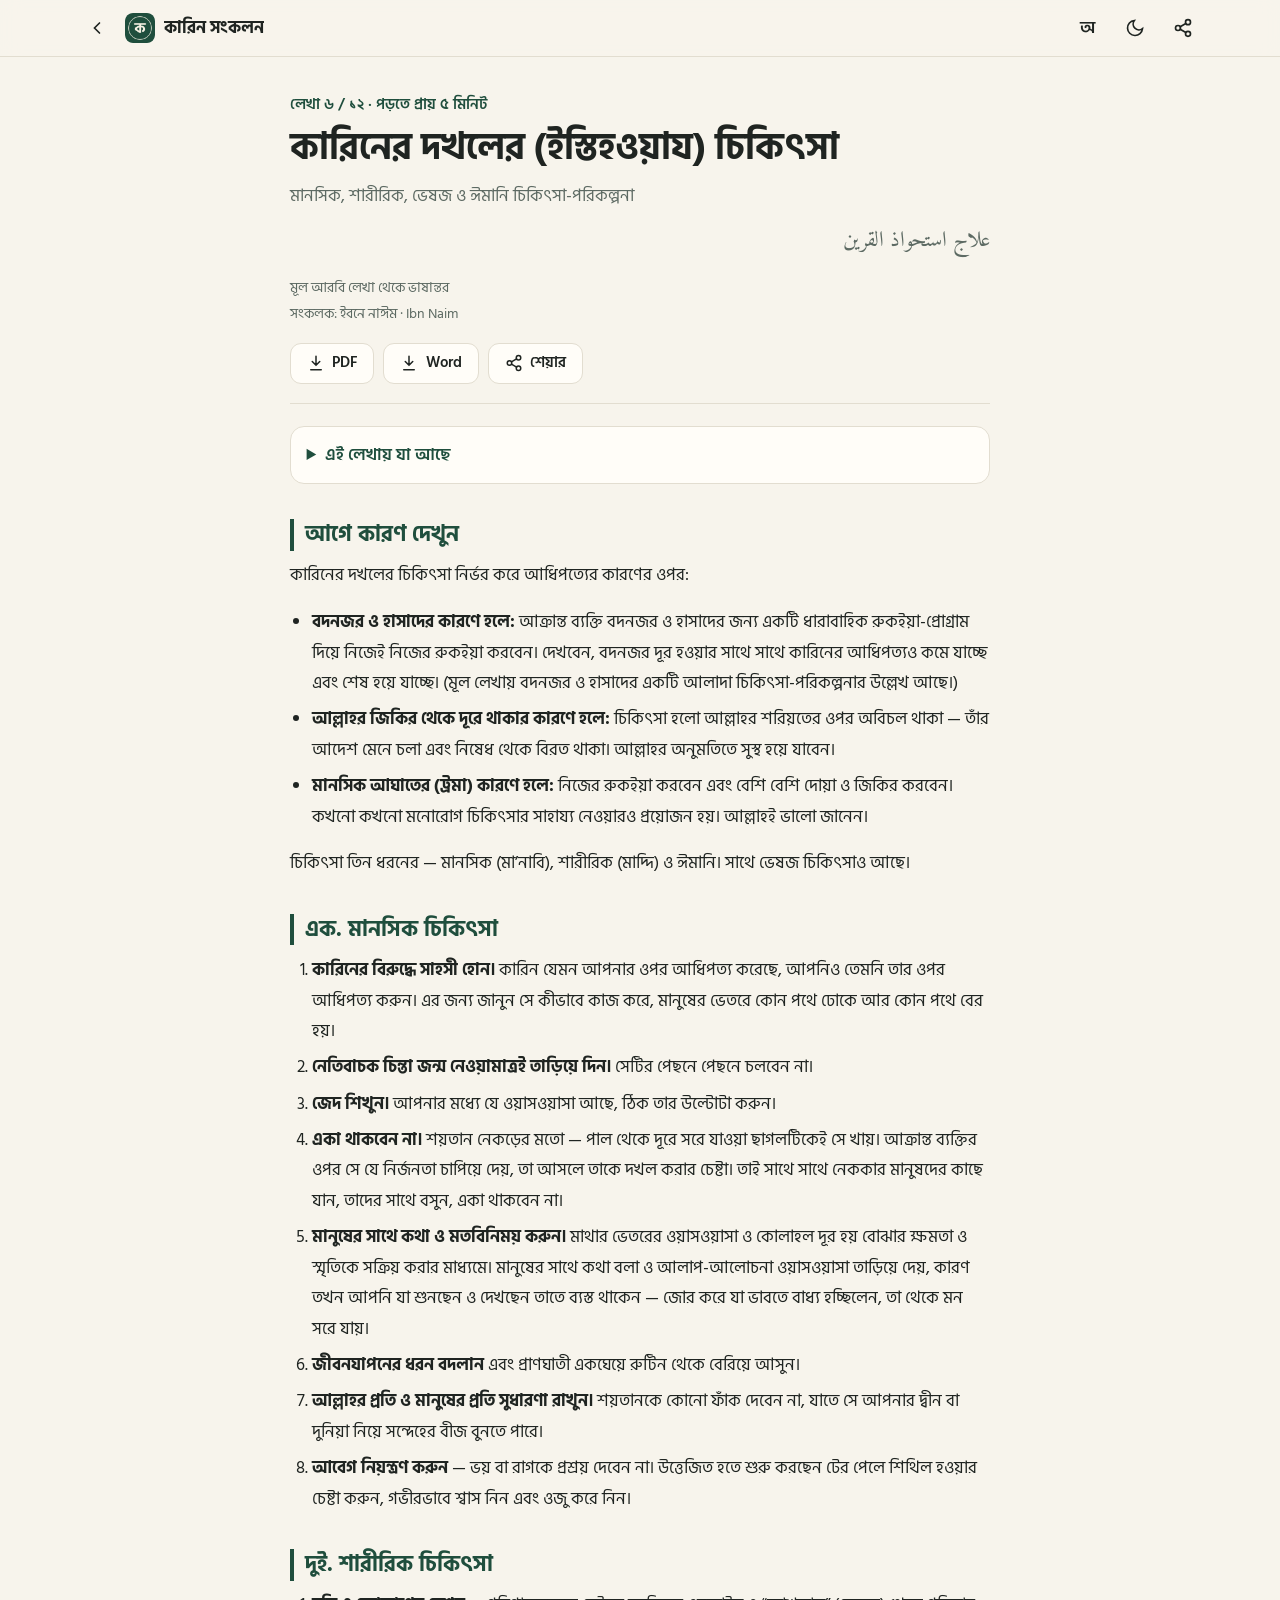
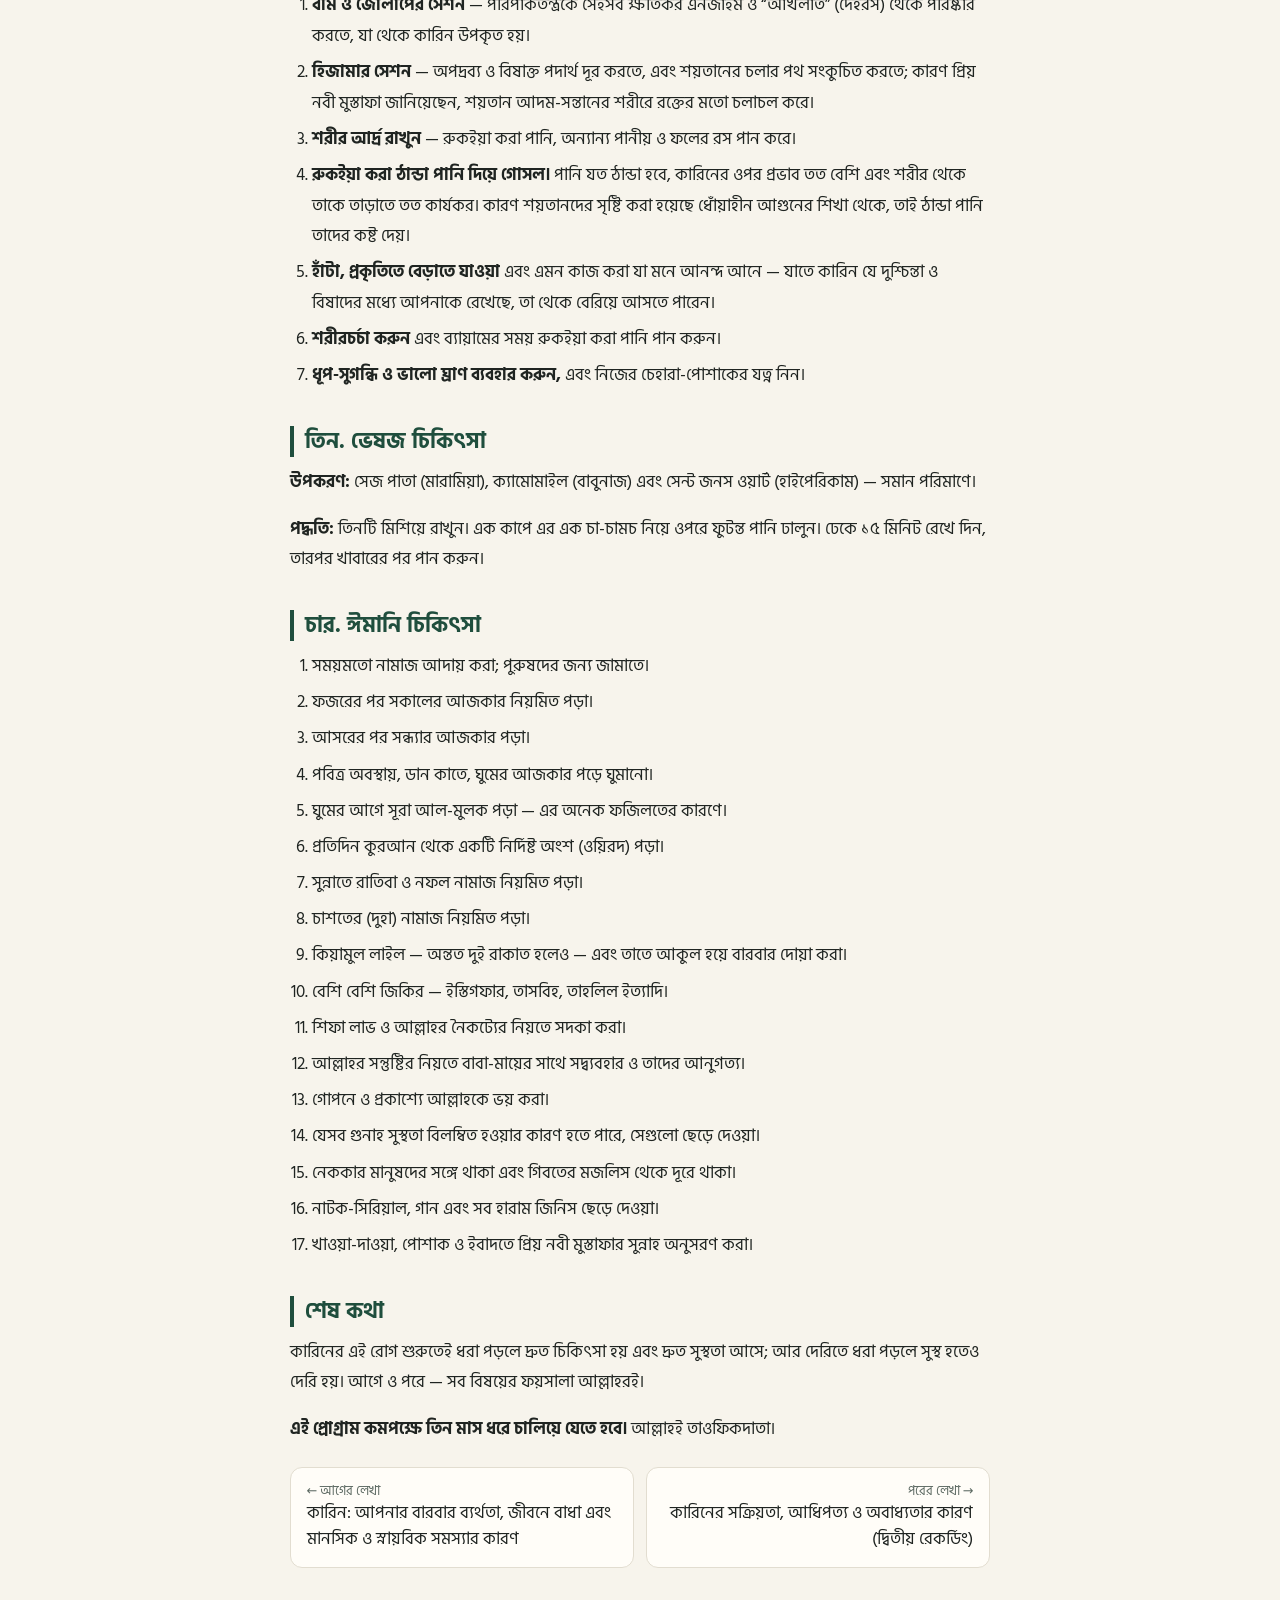
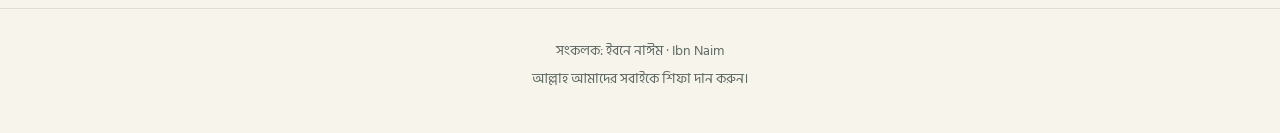
<file: a/qarin-dokholer-chikitsa/index.html>
<!doctype html>
<html lang="bn" data-theme="light">
<head>
<meta charset="utf-8">
<meta name="viewport" content="width=device-width, initial-scale=1, viewport-fit=cover">
<title>কারিনের দখলের (ইস্তিহওয়ায) চিকিৎসা — কারিন সংকলন</title>
<meta name="description" content="মানসিক, শারীরিক, ভেষজ ও ঈমানি চিকিৎসা-পরিকল্পনা">
<meta name="theme-color" content="#1f4e3d">
<meta property="og:title" content="কারিনের দখলের (ইস্তিহওয়ায) চিকিৎসা — কারিন সংকলন">
<meta property="og:description" content="মানসিক, শারীরিক, ভেষজ ও ঈমানি চিকিৎসা-পরিকল্পনা">
<meta property="og:type" content="article">
<meta property="og:image" content="/icons/icon-512.png">
<link rel="manifest" href="/manifest.webmanifest">
<link rel="icon" href="/icons/favicon-48.png" type="image/png">
<link rel="apple-touch-icon" href="/icons/apple-touch-icon.png">
<meta name="apple-mobile-web-app-capable" content="yes">
<meta name="apple-mobile-web-app-status-bar-style" content="default">
<meta name="apple-mobile-web-app-title" content="কারিন সংকলন">
<link rel="preload" href="/fonts/HindSiliguri-Regular.woff2" as="font" type="font/woff2" crossorigin>
<link rel="stylesheet" href="/assets/style.css?v=72d745506d">
<script>(function(){var t;try{t=localStorage.getItem('theme')}catch(e){}if(!t)t=matchMedia('(prefers-color-scheme: dark)').matches?'dark':'light';document.documentElement.setAttribute('data-theme',t)})()</script>

</head>
<body>
<a class="skip" href="#main">মূল লেখায় যান</a>
<header class="bar"><div class="in">
<a class="ib" href="/" aria-label="মূল পাতা"><svg viewBox="0 0 24 24" fill="none" stroke="currentColor" stroke-width="2" stroke-linecap="round"><path d="M15 18l-6-6 6-6"/></svg></a><a class="brand" href="/"><img src="/icons/icon-192.png" alt="" width="30" height="30"><span>কারিন সংকলন</span></a>
<div class="sp"></div>
<button class="ib" data-act="font" aria-label="লেখার আকার বদলান" title="লেখার আকার">অ</button>
<button class="ib" data-act="theme" aria-label="ডার্ক/লাইট মোড" title="ডার্ক/লাইট মোড"><span class="ic-moon"><svg viewBox="0 0 24 24" fill="none" stroke="currentColor" stroke-width="2" stroke-linecap="round"><path d="M21 12.8A9 9 0 1 1 11.2 3a7 7 0 0 0 9.8 9.8z"/></svg></span><span class="ic-sun"><svg viewBox="0 0 24 24" fill="none" stroke="currentColor" stroke-width="2" stroke-linecap="round"><circle cx="12" cy="12" r="4"/><path d="M12 2v2M12 20v2M4.9 4.9l1.4 1.4M17.7 17.7l1.4 1.4M2 12h2M20 12h2M4.9 19.1l1.4-1.4M17.7 6.3l1.4-1.4"/></svg></span></button>
<button class="ib" data-act="share" aria-label="শেয়ার" title="শেয়ার"><svg viewBox="0 0 24 24" fill="none" stroke="currentColor" stroke-width="2" stroke-linecap="round"><circle cx="18" cy="5" r="3"/><circle cx="6" cy="12" r="3"/><circle cx="18" cy="19" r="3"/><path d="M8.6 13.5l6.8 4M15.4 6.5l-6.8 4"/></svg></button>
</div><div class="progress"></div></header>
<main id="main" class="wrap">
<header class="ahead">
<div class="kick">লেখা ৬ / ১২ · পড়তে প্রায় ৫ মিনিট</div>
<h1>কারিনের দখলের (ইস্তিহওয়ায) চিকিৎসা</h1>
<p class="sub">মানসিক, শারীরিক, ভেষজ ও ঈমানি চিকিৎসা-পরিকল্পনা</p>
<p class="ar" lang="ar" dir="rtl">علاج استحواذ القرين</p>
<div class="by">মূল আরবি লেখা থেকে ভাষান্তর<br>সংকলক: ইবনে নাঈম · Ibn Naim</div>
<div class="btns">
<a class="btn" href="/downloads/qarin-dokholer-chikitsa.pdf" download="08 - কারিনের দখলের চিকিৎসা.pdf"><svg viewBox="0 0 24 24" fill="none" stroke="currentColor" stroke-width="2" stroke-linecap="round"><path d="M12 3v12M7 10l5 5 5-5M5 21h14"/></svg> PDF</a>
<a class="btn" href="/downloads/qarin-dokholer-chikitsa.docx" download="08 - কারিনের দখলের চিকিৎসা.docx"><svg viewBox="0 0 24 24" fill="none" stroke="currentColor" stroke-width="2" stroke-linecap="round"><path d="M12 3v12M7 10l5 5 5-5M5 21h14"/></svg> Word</a>
<button class="btn" data-act="share"><svg viewBox="0 0 24 24" fill="none" stroke="currentColor" stroke-width="2" stroke-linecap="round"><circle cx="18" cy="5" r="3"/><circle cx="6" cy="12" r="3"/><circle cx="18" cy="19" r="3"/><path d="M8.6 13.5l6.8 4M15.4 6.5l-6.8 4"/></svg> শেয়ার</button>
</div>
</header>
<details class="toc"><summary>এই লেখায় যা আছে</summary><ol><li><a href="#আগ-করণ-দখন">আগে কারণ দেখুন</a></li><li><a href="#এক.-মনসক-চকৎস">এক. মানসিক চিকিৎসা</a></li><li><a href="#দই.-শররক-চকৎস">দুই. শারীরিক চিকিৎসা</a></li><li><a href="#তন.-ভষজ-চকৎস">তিন. ভেষজ চিকিৎসা</a></li><li><a href="#চর.-ঈমন-চকৎস">চার. ঈমানি চিকিৎসা</a></li><li><a href="#শষ-কথ">শেষ কথা</a></li></ol></details>
<article class="prose">
<h2 id="আগ-করণ-দখন">আগে কারণ দেখুন</h2>
<p>কারিনের দখলের চিকিৎসা নির্ভর করে আধিপত্যের কারণের ওপর:</p>
<ul>
<li><strong>বদনজর ও হাসাদের কারণে হলে:</strong> আক্রান্ত ব্যক্তি বদনজর ও হাসাদের জন্য একটি ধারাবাহিক রুকইয়া-প্রোগ্রাম দিয়ে নিজেই নিজের রুকইয়া করবেন। দেখবেন, বদনজর দূর হওয়ার সাথে সাথে কারিনের আধিপত্যও কমে যাচ্ছে এবং শেষ হয়ে যাচ্ছে। (মূল লেখায় বদনজর ও হাসাদের একটি আলাদা চিকিৎসা-পরিকল্পনার উল্লেখ আছে।)</li>
<li><strong>আল্লাহর জিকির থেকে দূরে থাকার কারণে হলে:</strong> চিকিৎসা হলো আল্লাহর শরিয়তের ওপর অবিচল থাকা — তাঁর আদেশ মেনে চলা এবং নিষেধ থেকে বিরত থাকা। আল্লাহর অনুমতিতে সুস্থ হয়ে যাবেন।</li>
<li><strong>মানসিক আঘাতের (ট্রমা) কারণে হলে:</strong> নিজের রুকইয়া করবেন এবং বেশি বেশি দোয়া ও জিকির করবেন। কখনো কখনো মনোরোগ চিকিৎসার সাহায্য নেওয়ারও প্রয়োজন হয়। আল্লাহই ভালো জানেন।</li>
</ul>
<p>চিকিৎসা তিন ধরনের — মানসিক (মা’নাবি), শারীরিক (মাদ্দি) ও ঈমানি। সাথে ভেষজ চিকিৎসাও আছে।</p>
<h2 id="এক.-মনসক-চকৎস">এক. মানসিক চিকিৎসা</h2>
<ol type="1">
<li><strong>কারিনের বিরুদ্ধে সাহসী হোন।</strong> কারিন যেমন আপনার ওপর আধিপত্য করেছে, আপনিও তেমনি তার ওপর আধিপত্য করুন। এর জন্য জানুন সে কীভাবে কাজ করে, মানুষের ভেতরে কোন পথে ঢোকে আর কোন পথে বের হয়।</li>
<li><strong>নেতিবাচক চিন্তা জন্ম নেওয়ামাত্রই তাড়িয়ে দিন।</strong> সেটির পেছনে পেছনে চলবেন না।</li>
<li><strong>জেদ শিখুন।</strong> আপনার মধ্যে যে ওয়াসওয়াসা আছে, ঠিক তার উল্টোটা করুন।</li>
<li><strong>একা থাকবেন না।</strong> শয়তান নেকড়ের মতো — পাল থেকে দূরে সরে যাওয়া ছাগলটিকেই সে খায়। আক্রান্ত ব্যক্তির ওপর সে যে নির্জনতা চাপিয়ে দেয়, তা আসলে তাকে দখল করার চেষ্টা। তাই সাথে সাথে নেককার মানুষদের কাছে যান, তাদের সাথে বসুন, একা থাকবেন না।</li>
<li><strong>মানুষের সাথে কথা ও মতবিনিময় করুন।</strong> মাথার ভেতরের ওয়াসওয়াসা ও কোলাহল দূর হয় বোঝার ক্ষমতা ও স্মৃতিকে সক্রিয় করার মাধ্যমে। মানুষের সাথে কথা বলা ও আলাপ-আলোচনা ওয়াসওয়াসা তাড়িয়ে দেয়, কারণ তখন আপনি যা শুনছেন ও দেখছেন তাতে ব্যস্ত থাকেন — জোর করে যা ভাবতে বাধ্য হচ্ছিলেন, তা থেকে মন সরে যায়।</li>
<li><strong>জীবনযাপনের ধরন বদলান</strong> এবং প্রাণঘাতী একঘেয়ে রুটিন থেকে বেরিয়ে আসুন।</li>
<li><strong>আল্লাহর প্রতি ও মানুষের প্রতি সুধারণা রাখুন।</strong> শয়তানকে কোনো ফাঁক দেবেন না, যাতে সে আপনার দ্বীন বা দুনিয়া নিয়ে সন্দেহের বীজ বুনতে পারে।</li>
<li><strong>আবেগ নিয়ন্ত্রণ করুন</strong> — ভয় বা রাগকে প্রশ্রয় দেবেন না। উত্তেজিত হতে শুরু করছেন টের পেলে শিথিল হওয়ার চেষ্টা করুন, গভীরভাবে শ্বাস নিন এবং ওজু করে নিন।</li>
</ol>
<h2 id="দই.-শররক-চকৎস">দুই. শারীরিক চিকিৎসা</h2>
<ol type="1">
<li><strong>বমি ও জোলাপের সেশন</strong> — পরিপাকতন্ত্রকে সেইসব ক্ষতিকর এনজাইম ও “আখলাত” (দেহরস) থেকে পরিষ্কার করতে, যা থেকে কারিন উপকৃত হয়।</li>
<li><strong>হিজামার সেশন</strong> — অপদ্রব্য ও বিষাক্ত পদার্থ দূর করতে, এবং শয়তানের চলার পথ সংকুচিত করতে; কারণ প্রিয় নবী মুস্তাফা জানিয়েছেন, শয়তান আদম-সন্তানের শরীরে রক্তের মতো চলাচল করে।</li>
<li><strong>শরীর আর্দ্র রাখুন</strong> — রুকইয়া করা পানি, অন্যান্য পানীয় ও ফলের রস পান করে।</li>
<li><strong>রুকইয়া করা ঠান্ডা পানি দিয়ে গোসল।</strong> পানি যত ঠান্ডা হবে, কারিনের ওপর প্রভাব তত বেশি এবং শরীর থেকে তাকে তাড়াতে তত কার্যকর। কারণ শয়তানদের সৃষ্টি করা হয়েছে ধোঁয়াহীন আগুনের শিখা থেকে, তাই ঠান্ডা পানি তাদের কষ্ট দেয়।</li>
<li><strong>হাঁটা, প্রকৃতিতে বেড়াতে যাওয়া</strong> এবং এমন কাজ করা যা মনে আনন্দ আনে — যাতে কারিন যে দুশ্চিন্তা ও বিষাদের মধ্যে আপনাকে রেখেছে, তা থেকে বেরিয়ে আসতে পারেন।</li>
<li><strong>শরীরচর্চা করুন</strong> এবং ব্যায়ামের সময় রুকইয়া করা পানি পান করুন।</li>
<li><strong>ধূপ-সুগন্ধি ও ভালো ঘ্রাণ ব্যবহার করুন,</strong> এবং নিজের চেহারা-পোশাকের যত্ন নিন।</li>
</ol>
<h2 id="তন.-ভষজ-চকৎস">তিন. ভেষজ চিকিৎসা</h2>
<p><strong>উপকরণ:</strong> সেজ পাতা (মারামিয়া), ক্যামোমাইল (বাবুনাজ) এবং সেন্ট জনস ওয়ার্ট (হাইপেরিকাম) — সমান পরিমাণে।</p>
<p><strong>পদ্ধতি:</strong> তিনটি মিশিয়ে রাখুন। এক কাপে এর এক চা-চামচ নিয়ে ওপরে ফুটন্ত পানি ঢালুন। ঢেকে ১৫ মিনিট রেখে দিন, তারপর খাবারের পর পান করুন।</p>
<h2 id="চর.-ঈমন-চকৎস">চার. ঈমানি চিকিৎসা</h2>
<ol type="1">
<li>সময়মতো নামাজ আদায় করা; পুরুষদের জন্য জামাতে।</li>
<li>ফজরের পর সকালের আজকার নিয়মিত পড়া।</li>
<li>আসরের পর সন্ধ্যার আজকার পড়া।</li>
<li>পবিত্র অবস্থায়, ডান কাতে, ঘুমের আজকার পড়ে ঘুমানো।</li>
<li>ঘুমের আগে সূরা আল-মুলক পড়া — এর অনেক ফজিলতের কারণে।</li>
<li>প্রতিদিন কুরআন থেকে একটি নির্দিষ্ট অংশ (ওয়িরদ) পড়া।</li>
<li>সুন্নাতে রাতিবা ও নফল নামাজ নিয়মিত পড়া।</li>
<li>চাশতের (দুহা) নামাজ নিয়মিত পড়া।</li>
<li>কিয়ামুল লাইল — অন্তত দুই রাকাত হলেও — এবং তাতে আকুল হয়ে বারবার দোয়া করা।</li>
<li>বেশি বেশি জিকির — ইস্তিগফার, তাসবিহ, তাহলিল ইত্যাদি।</li>
<li>শিফা লাভ ও আল্লাহর নৈকট্যের নিয়তে সদকা করা।</li>
<li>আল্লাহর সন্তুষ্টির নিয়তে বাবা-মায়ের সাথে সদ্ব্যবহার ও তাদের আনুগত্য।</li>
<li>গোপনে ও প্রকাশ্যে আল্লাহকে ভয় করা।</li>
<li>যেসব গুনাহ সুস্থতা বিলম্বিত হওয়ার কারণ হতে পারে, সেগুলো ছেড়ে দেওয়া।</li>
<li>নেককার মানুষদের সঙ্গে থাকা এবং গিবতের মজলিস থেকে দূরে থাকা।</li>
<li>নাটক-সিরিয়াল, গান এবং সব হারাম জিনিস ছেড়ে দেওয়া।</li>
<li>খাওয়া-দাওয়া, পোশাক ও ইবাদতে প্রিয় নবী মুস্তাফার সুন্নাহ অনুসরণ করা।</li>
</ol>
<h2 id="শষ-কথ">শেষ কথা</h2>
<p>কারিনের এই রোগ শুরুতেই ধরা পড়লে দ্রুত চিকিৎসা হয় এবং দ্রুত সুস্থতা আসে; আর দেরিতে ধরা পড়লে সুস্থ হতেও দেরি হয়। আগে ও পরে — সব বিষয়ের ফয়সালা আল্লাহরই।</p>
<p><strong>এই প্রোগ্রাম কমপক্ষে তিন মাস ধরে চালিয়ে যেতে হবে।</strong> আল্লাহই তাওফিকদাতা।</p>

</article>
<nav class="pn" aria-label="অন্য লেখা"><a href="/a/qarin-o-byarthota/"><small>← আগের লেখা</small>কারিন: আপনার বারবার ব্যর্থতা, জীবনে বাধা এবং মানসিক ও স্নায়বিক সমস্যার কারণ</a><a class="next" href="/a/qarin-sokriyotar-karon-2/"><small>পরের লেখা →</small>কারিনের সক্রিয়তা, আধিপত্য ও অবাধ্যতার কারণ (দ্বিতীয় রেকর্ডিং)</a></nav>
</main>
<footer><div class="wrap">
<p>সংকলক: ইবনে নাঈম · Ibn Naim</p>
<p>আল্লাহ আমাদের সবাইকে শিফা দান করুন।</p>
</div></footer>
<div class="toast" id="toast" role="status" aria-live="polite"></div>
<script src="/assets/app.js?v=72d745506d" defer></script>
</body></html>
</file>
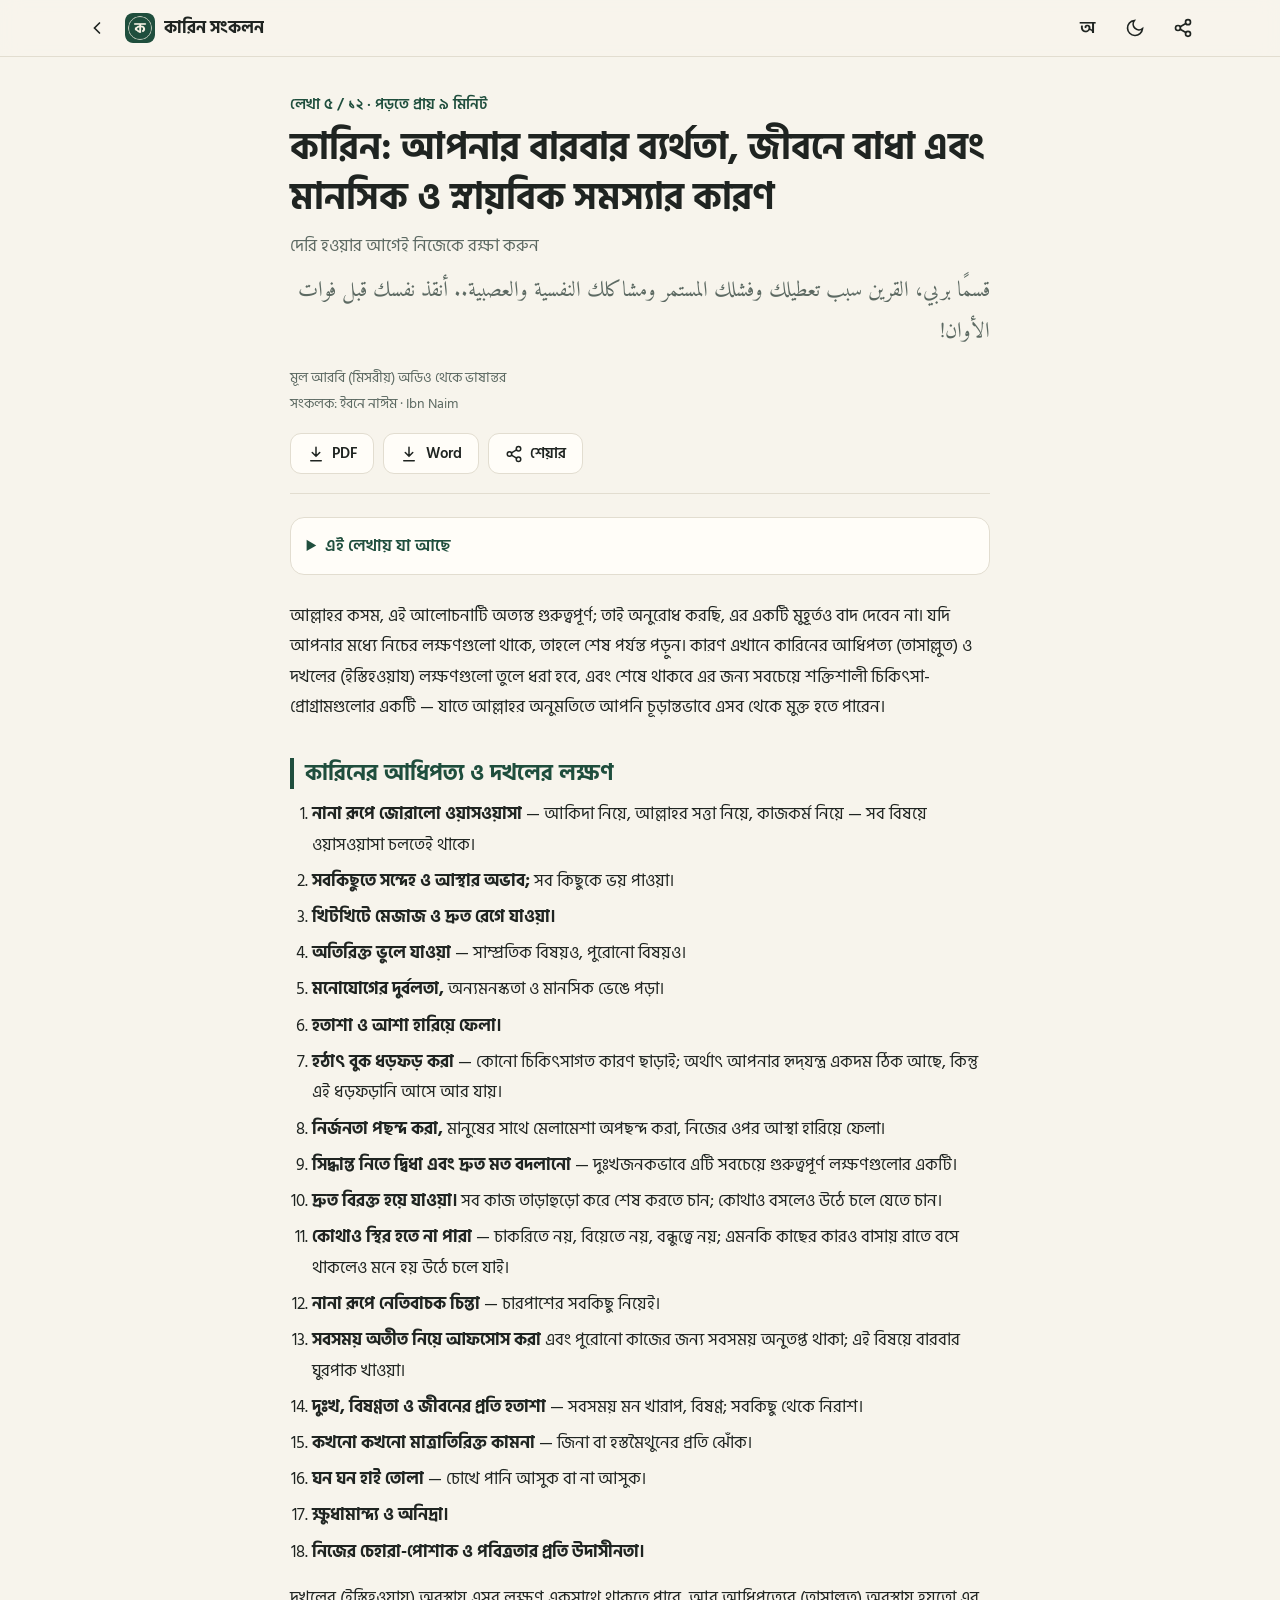
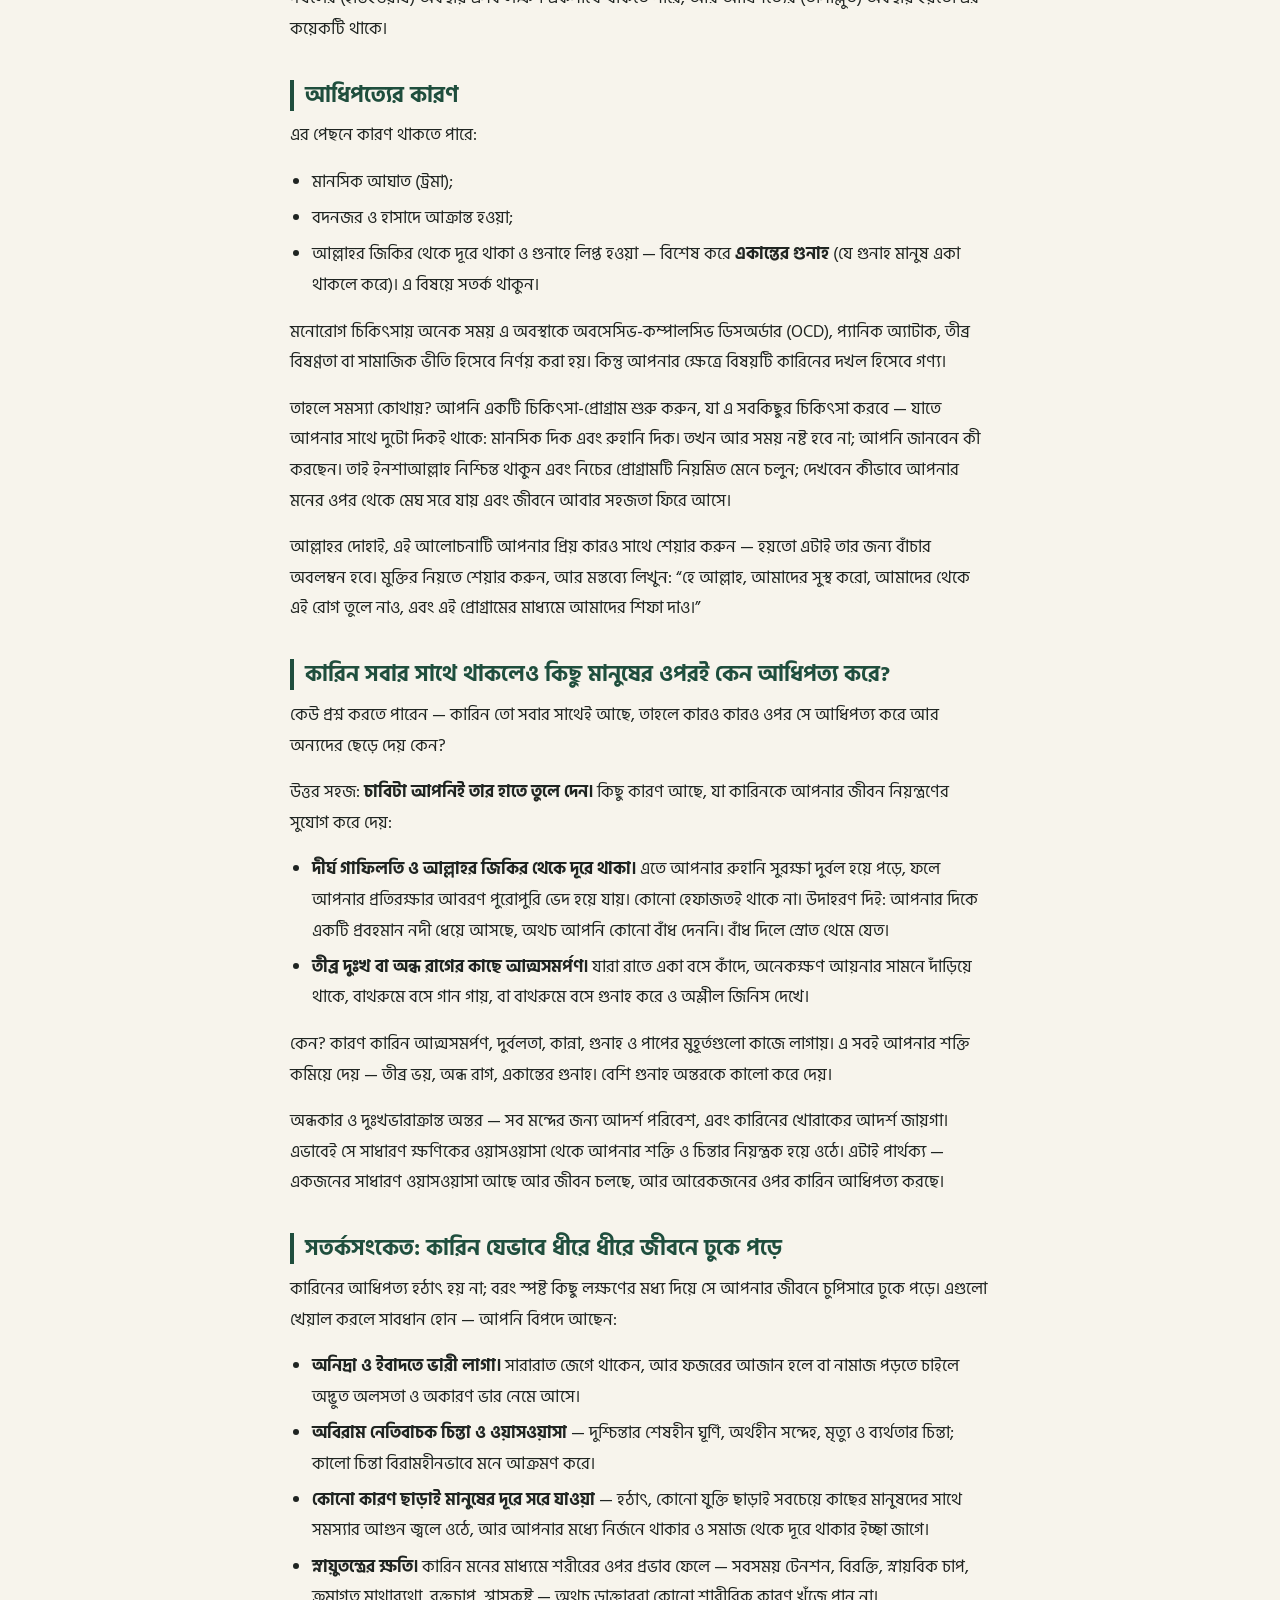
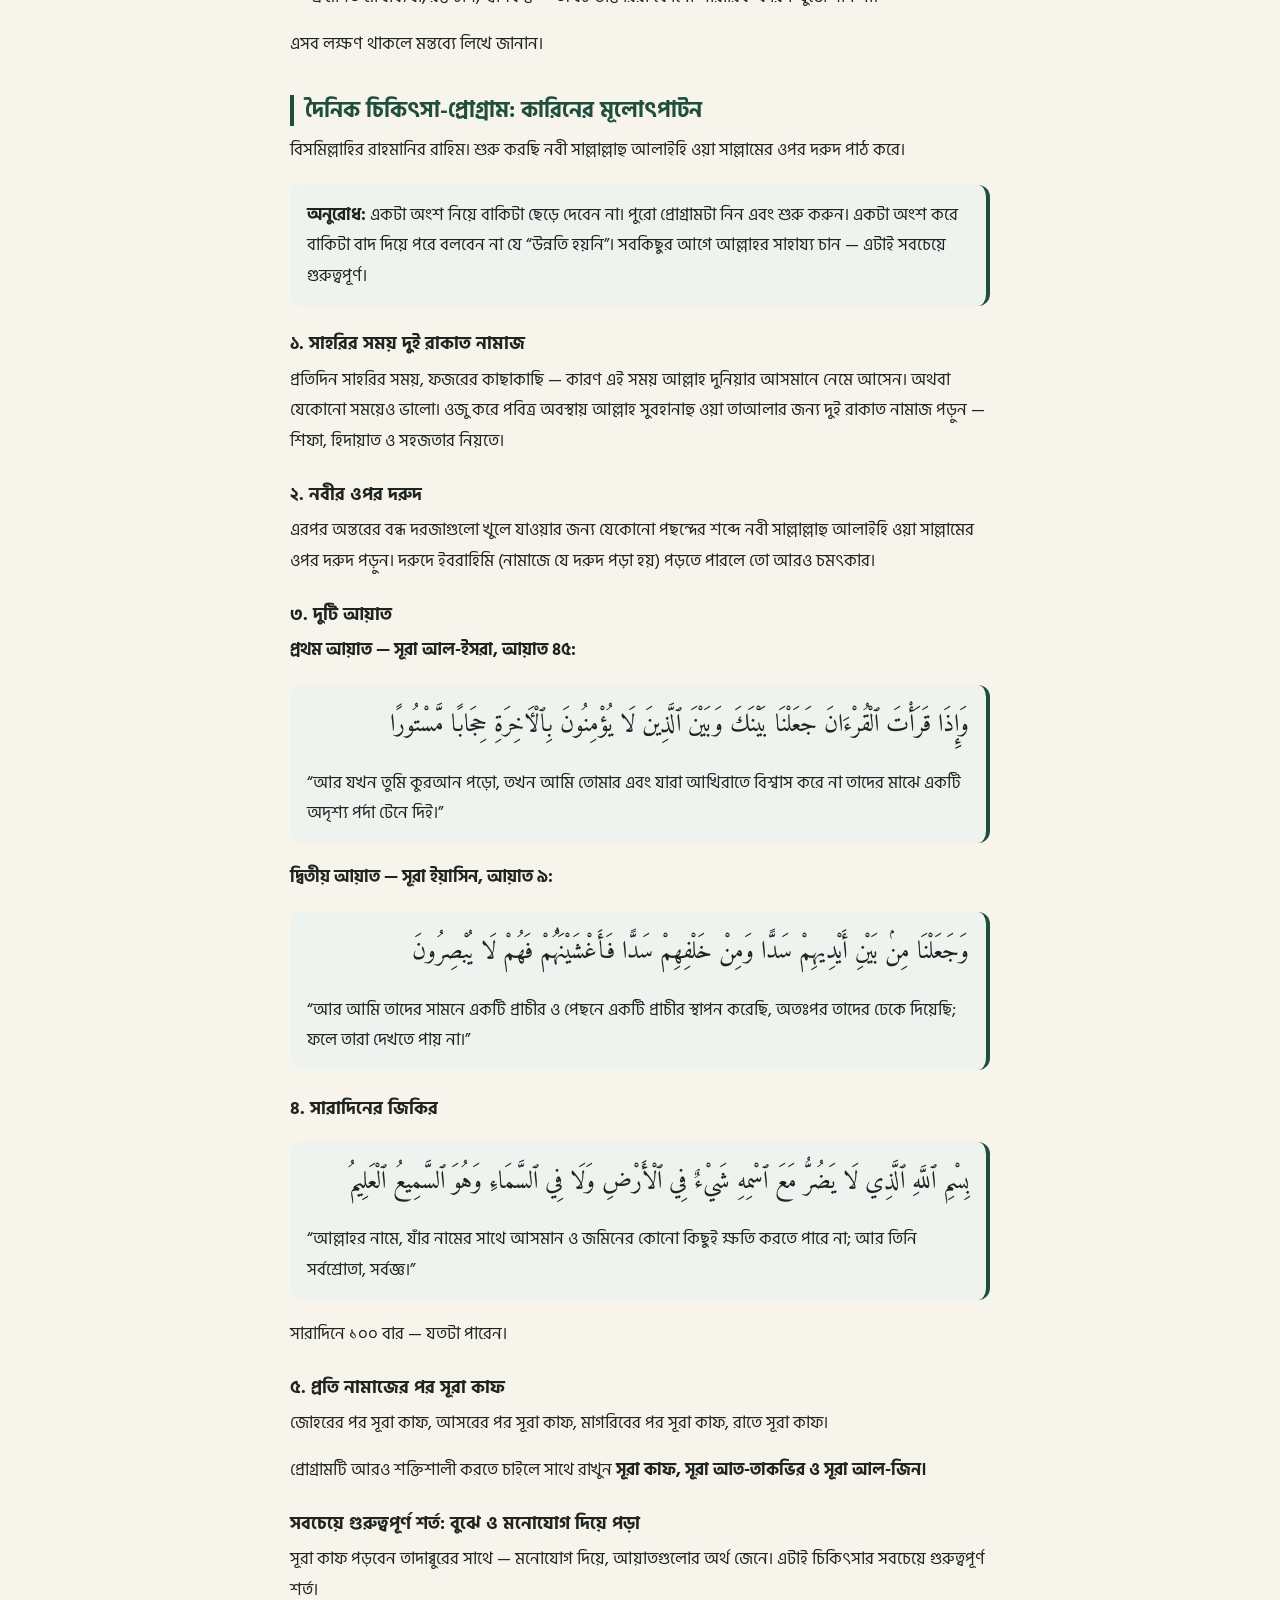
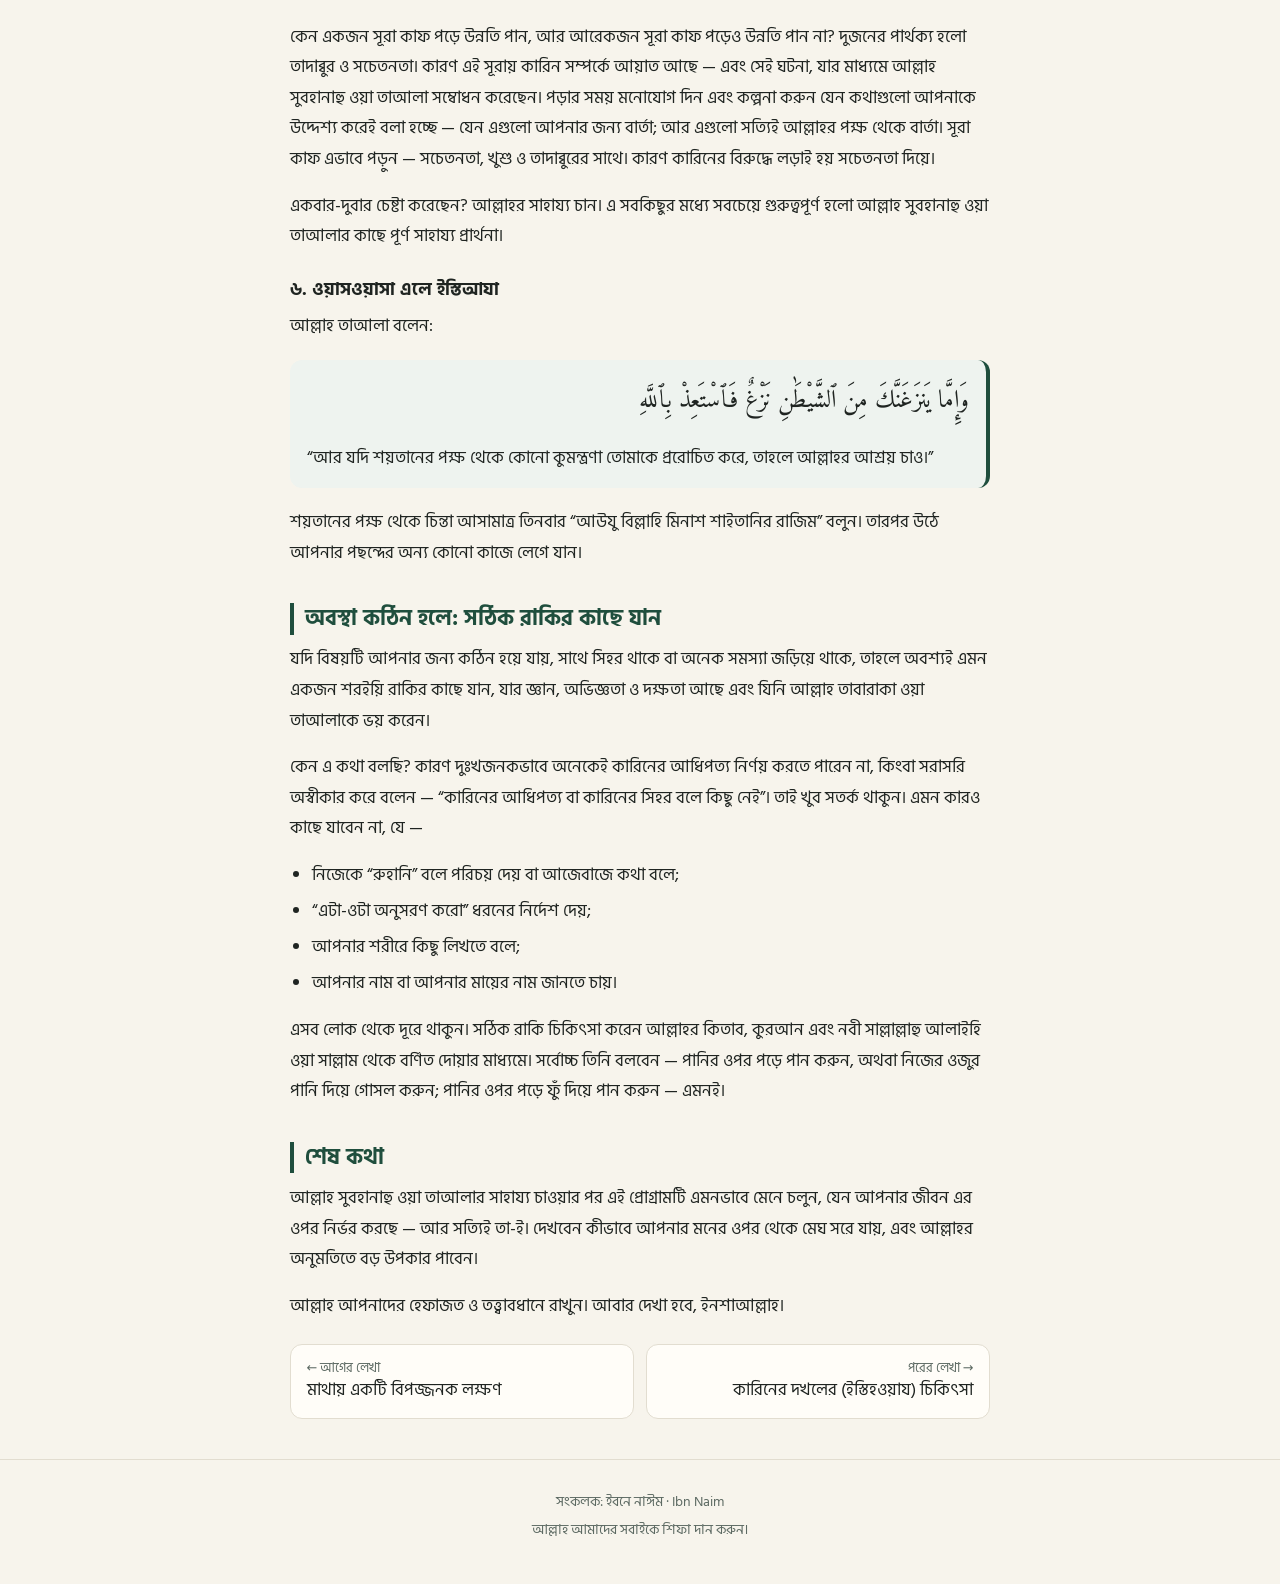
<file: a/qarin-o-byarthota/index.html>
<!doctype html>
<html lang="bn" data-theme="light">
<head>
<meta charset="utf-8">
<meta name="viewport" content="width=device-width, initial-scale=1, viewport-fit=cover">
<title>কারিন: আপনার বারবার ব্যর্থতা, জীবনে বাধা এবং মানসিক ও স্নায়বিক সমস্যার কারণ — কারিন সংকলন</title>
<meta name="description" content="দেরি হওয়ার আগেই নিজেকে রক্ষা করুন">
<meta name="theme-color" content="#1f4e3d">
<meta property="og:title" content="কারিন: আপনার বারবার ব্যর্থতা, জীবনে বাধা এবং মানসিক ও স্নায়বিক সমস্যার কারণ — কারিন সংকলন">
<meta property="og:description" content="দেরি হওয়ার আগেই নিজেকে রক্ষা করুন">
<meta property="og:type" content="article">
<meta property="og:image" content="/icons/icon-512.png">
<link rel="manifest" href="/manifest.webmanifest">
<link rel="icon" href="/icons/favicon-48.png" type="image/png">
<link rel="apple-touch-icon" href="/icons/apple-touch-icon.png">
<meta name="apple-mobile-web-app-capable" content="yes">
<meta name="apple-mobile-web-app-status-bar-style" content="default">
<meta name="apple-mobile-web-app-title" content="কারিন সংকলন">
<link rel="preload" href="/fonts/HindSiliguri-Regular.woff2" as="font" type="font/woff2" crossorigin>
<link rel="stylesheet" href="/assets/style.css?v=72d745506d">
<script>(function(){var t;try{t=localStorage.getItem('theme')}catch(e){}if(!t)t=matchMedia('(prefers-color-scheme: dark)').matches?'dark':'light';document.documentElement.setAttribute('data-theme',t)})()</script>

</head>
<body>
<a class="skip" href="#main">মূল লেখায় যান</a>
<header class="bar"><div class="in">
<a class="ib" href="/" aria-label="মূল পাতা"><svg viewBox="0 0 24 24" fill="none" stroke="currentColor" stroke-width="2" stroke-linecap="round"><path d="M15 18l-6-6 6-6"/></svg></a><a class="brand" href="/"><img src="/icons/icon-192.png" alt="" width="30" height="30"><span>কারিন সংকলন</span></a>
<div class="sp"></div>
<button class="ib" data-act="font" aria-label="লেখার আকার বদলান" title="লেখার আকার">অ</button>
<button class="ib" data-act="theme" aria-label="ডার্ক/লাইট মোড" title="ডার্ক/লাইট মোড"><span class="ic-moon"><svg viewBox="0 0 24 24" fill="none" stroke="currentColor" stroke-width="2" stroke-linecap="round"><path d="M21 12.8A9 9 0 1 1 11.2 3a7 7 0 0 0 9.8 9.8z"/></svg></span><span class="ic-sun"><svg viewBox="0 0 24 24" fill="none" stroke="currentColor" stroke-width="2" stroke-linecap="round"><circle cx="12" cy="12" r="4"/><path d="M12 2v2M12 20v2M4.9 4.9l1.4 1.4M17.7 17.7l1.4 1.4M2 12h2M20 12h2M4.9 19.1l1.4-1.4M17.7 6.3l1.4-1.4"/></svg></span></button>
<button class="ib" data-act="share" aria-label="শেয়ার" title="শেয়ার"><svg viewBox="0 0 24 24" fill="none" stroke="currentColor" stroke-width="2" stroke-linecap="round"><circle cx="18" cy="5" r="3"/><circle cx="6" cy="12" r="3"/><circle cx="18" cy="19" r="3"/><path d="M8.6 13.5l6.8 4M15.4 6.5l-6.8 4"/></svg></button>
</div><div class="progress"></div></header>
<main id="main" class="wrap">
<header class="ahead">
<div class="kick">লেখা ৫ / ১২ · পড়তে প্রায় ৯ মিনিট</div>
<h1>কারিন: আপনার বারবার ব্যর্থতা, জীবনে বাধা এবং মানসিক ও স্নায়বিক সমস্যার কারণ</h1>
<p class="sub">দেরি হওয়ার আগেই নিজেকে রক্ষা করুন</p>
<p class="ar" lang="ar" dir="rtl">قسمًا بربي، القرين سبب تعطيلك وفشلك المستمر ومشاكلك النفسية والعصبية.. أنقذ نفسك قبل فوات الأوان!</p>
<div class="by">মূল আরবি (মিসরীয়) অডিও থেকে ভাষান্তর<br>সংকলক: ইবনে নাঈম · Ibn Naim</div>
<div class="btns">
<a class="btn" href="/downloads/qarin-o-byarthota.pdf" download="07 - কারিন ও আপনার ব্যর্থতা.pdf"><svg viewBox="0 0 24 24" fill="none" stroke="currentColor" stroke-width="2" stroke-linecap="round"><path d="M12 3v12M7 10l5 5 5-5M5 21h14"/></svg> PDF</a>
<a class="btn" href="/downloads/qarin-o-byarthota.docx" download="07 - কারিন ও আপনার ব্যর্থতা.docx"><svg viewBox="0 0 24 24" fill="none" stroke="currentColor" stroke-width="2" stroke-linecap="round"><path d="M12 3v12M7 10l5 5 5-5M5 21h14"/></svg> Word</a>
<button class="btn" data-act="share"><svg viewBox="0 0 24 24" fill="none" stroke="currentColor" stroke-width="2" stroke-linecap="round"><circle cx="18" cy="5" r="3"/><circle cx="6" cy="12" r="3"/><circle cx="18" cy="19" r="3"/><path d="M8.6 13.5l6.8 4M15.4 6.5l-6.8 4"/></svg> শেয়ার</button>
</div>
</header>
<details class="toc"><summary>এই লেখায় যা আছে</summary><ol><li><a href="#করনর-আধপতয-ও-দখলর-লকষণ">কারিনের আধিপত্য ও দখলের লক্ষণ</a></li><li><a href="#আধপতযর-করণ">আধিপত্যের কারণ</a></li><li><a href="#করন-সবর-সথ-থকলও-কছ-মনষর-ওপরই-কন-আধপতয-কর">কারিন সবার সাথে থাকলেও কিছু মানুষের ওপরই কেন আধিপত্য করে?</a></li><li><a href="#সতরকসকত-করন-যভব-ধর-ধর-জবন-ঢক-পড">সতর্কসংকেত: কারিন যেভাবে ধীরে ধীরে জীবনে ঢুকে পড়ে</a></li><li><a href="#দনক-চকৎস-পরগরম-করনর-মলৎপটন">দৈনিক চিকিৎসা-প্রোগ্রাম: কারিনের মূলোৎপাটন</a></li><li><a href="#অবসথ-কঠন-হল-সঠক-রকর-কছ-যন">অবস্থা কঠিন হলে: সঠিক রাকির কাছে যান</a></li><li><a href="#শষ-কথ">শেষ কথা</a></li></ol></details>
<article class="prose">
<p>আল্লাহর কসম, এই আলোচনাটি অত্যন্ত গুরুত্বপূর্ণ; তাই অনুরোধ করছি, এর একটি মুহূর্তও বাদ দেবেন না। যদি আপনার মধ্যে নিচের লক্ষণগুলো থাকে, তাহলে শেষ পর্যন্ত পড়ুন। কারণ এখানে কারিনের আধিপত্য (তাসাল্লুত) ও দখলের (ইস্তিহওয়ায) লক্ষণগুলো তুলে ধরা হবে, এবং শেষে থাকবে এর জন্য সবচেয়ে শক্তিশালী চিকিৎসা-প্রোগ্রামগুলোর একটি — যাতে আল্লাহর অনুমতিতে আপনি চূড়ান্তভাবে এসব থেকে মুক্ত হতে পারেন।</p>
<h2 id="করনর-আধপতয-ও-দখলর-লকষণ">কারিনের আধিপত্য ও দখলের লক্ষণ</h2>
<ol type="1">
<li><strong>নানা রূপে জোরালো ওয়াসওয়াসা</strong> — আকিদা নিয়ে, আল্লাহর সত্তা নিয়ে, কাজকর্ম নিয়ে — সব বিষয়ে ওয়াসওয়াসা চলতেই থাকে।</li>
<li><strong>সবকিছুতে সন্দেহ ও আস্থার অভাব;</strong> সব কিছুকে ভয় পাওয়া।</li>
<li><strong>খিটখিটে মেজাজ ও দ্রুত রেগে যাওয়া।</strong></li>
<li><strong>অতিরিক্ত ভুলে যাওয়া</strong> — সাম্প্রতিক বিষয়ও, পুরোনো বিষয়ও।</li>
<li><strong>মনোযোগের দুর্বলতা,</strong> অন্যমনস্কতা ও মানসিক ভেঙে পড়া।</li>
<li><strong>হতাশা ও আশা হারিয়ে ফেলা।</strong></li>
<li><strong>হঠাৎ বুক ধড়ফড় করা</strong> — কোনো চিকিৎসাগত কারণ ছাড়াই; অর্থাৎ আপনার হৃদ্‌যন্ত্র একদম ঠিক আছে, কিন্তু এই ধড়ফড়ানি আসে আর যায়।</li>
<li><strong>নির্জনতা পছন্দ করা,</strong> মানুষের সাথে মেলামেশা অপছন্দ করা, নিজের ওপর আস্থা হারিয়ে ফেলা।</li>
<li><strong>সিদ্ধান্ত নিতে দ্বিধা এবং দ্রুত মত বদলানো</strong> — দুঃখজনকভাবে এটি সবচেয়ে গুরুত্বপূর্ণ লক্ষণগুলোর একটি।</li>
<li><strong>দ্রুত বিরক্ত হয়ে যাওয়া।</strong> সব কাজ তাড়াহুড়ো করে শেষ করতে চান; কোথাও বসলেও উঠে চলে যেতে চান।</li>
<li><strong>কোথাও স্থির হতে না পারা</strong> — চাকরিতে নয়, বিয়েতে নয়, বন্ধুত্বে নয়; এমনকি কাছের কারও বাসায় রাতে বসে থাকলেও মনে হয় উঠে চলে যাই।</li>
<li><strong>নানা রূপে নেতিবাচক চিন্তা</strong> — চারপাশের সবকিছু নিয়েই।</li>
<li><strong>সবসময় অতীত নিয়ে আফসোস করা</strong> এবং পুরোনো কাজের জন্য সবসময় অনুতপ্ত থাকা; এই বিষয়ে বারবার ঘুরপাক খাওয়া।</li>
<li><strong>দুঃখ, বিষণ্ণতা ও জীবনের প্রতি হতাশা</strong> — সবসময় মন খারাপ, বিষণ্ণ; সবকিছু থেকে নিরাশ।</li>
<li><strong>কখনো কখনো মাত্রাতিরিক্ত কামনা</strong> — জিনা বা হস্তমৈথুনের প্রতি ঝোঁক।</li>
<li><strong>ঘন ঘন হাই তোলা</strong> — চোখে পানি আসুক বা না আসুক।</li>
<li><strong>ক্ষুধামান্দ্য ও অনিদ্রা।</strong></li>
<li><strong>নিজের চেহারা-পোশাক ও পবিত্রতার প্রতি উদাসীনতা।</strong></li>
</ol>
<p>দখলের (ইস্তিহওয়ায) অবস্থায় এসব লক্ষণ একসাথে থাকতে পারে, আর আধিপত্যের (তাসাল্লুত) অবস্থায় হয়তো এর কয়েকটি থাকে।</p>
<h2 id="আধপতযর-করণ">আধিপত্যের কারণ</h2>
<p>এর পেছনে কারণ থাকতে পারে:</p>
<ul>
<li>মানসিক আঘাত (ট্রমা);</li>
<li>বদনজর ও হাসাদে আক্রান্ত হওয়া;</li>
<li>আল্লাহর জিকির থেকে দূরে থাকা ও গুনাহে লিপ্ত হওয়া — বিশেষ করে <strong>একান্তের গুনাহ</strong> (যে গুনাহ মানুষ একা থাকলে করে)। এ বিষয়ে সতর্ক থাকুন।</li>
</ul>
<p>মনোরোগ চিকিৎসায় অনেক সময় এ অবস্থাকে অবসেসিভ-কম্পালসিভ ডিসঅর্ডার (OCD), প্যানিক অ্যাটাক, তীব্র বিষণ্ণতা বা সামাজিক ভীতি হিসেবে নির্ণয় করা হয়। কিন্তু আপনার ক্ষেত্রে বিষয়টি কারিনের দখল হিসেবে গণ্য।</p>
<p>তাহলে সমস্যা কোথায়? আপনি একটি চিকিৎসা-প্রোগ্রাম শুরু করুন, যা এ সবকিছুর চিকিৎসা করবে — যাতে আপনার সাথে দুটো দিকই থাকে: মানসিক দিক এবং রুহানি দিক। তখন আর সময় নষ্ট হবে না; আপনি জানবেন কী করছেন। তাই ইনশাআল্লাহ নিশ্চিন্ত থাকুন এবং নিচের প্রোগ্রামটি নিয়মিত মেনে চলুন; দেখবেন কীভাবে আপনার মনের ওপর থেকে মেঘ সরে যায় এবং জীবনে আবার সহজতা ফিরে আসে।</p>
<p>আল্লাহর দোহাই, এই আলোচনাটি আপনার প্রিয় কারও সাথে শেয়ার করুন — হয়তো এটাই তার জন্য বাঁচার অবলম্বন হবে। মুক্তির নিয়তে শেয়ার করুন, আর মন্তব্যে লিখুন: “হে আল্লাহ, আমাদের সুস্থ করো, আমাদের থেকে এই রোগ তুলে নাও, এবং এই প্রোগ্রামের মাধ্যমে আমাদের শিফা দাও।”</p>
<h2 id="করন-সবর-সথ-থকলও-কছ-মনষর-ওপরই-কন-আধপতয-কর">কারিন সবার সাথে থাকলেও কিছু মানুষের ওপরই কেন আধিপত্য করে?</h2>
<p>কেউ প্রশ্ন করতে পারেন — কারিন তো সবার সাথেই আছে, তাহলে কারও কারও ওপর সে আধিপত্য করে আর অন্যদের ছেড়ে দেয় কেন?</p>
<p>উত্তর সহজ: <strong>চাবিটা আপনিই তার হাতে তুলে দেন।</strong> কিছু কারণ আছে, যা কারিনকে আপনার জীবন নিয়ন্ত্রণের সুযোগ করে দেয়:</p>
<ul>
<li><strong>দীর্ঘ গাফিলতি ও আল্লাহর জিকির থেকে দূরে থাকা।</strong> এতে আপনার রুহানি সুরক্ষা দুর্বল হয়ে পড়ে, ফলে আপনার প্রতিরক্ষার আবরণ পুরোপুরি ভেদ হয়ে যায়। কোনো হেফাজতই থাকে না। উদাহরণ দিই: আপনার দিকে একটি প্রবহমান নদী ধেয়ে আসছে, অথচ আপনি কোনো বাঁধ দেননি। বাঁধ দিলে স্রোত থেমে যেত।</li>
<li><strong>তীব্র দুঃখ বা অন্ধ রাগের কাছে আত্মসমর্পণ।</strong> যারা রাতে একা বসে কাঁদে, অনেকক্ষণ আয়নার সামনে দাঁড়িয়ে থাকে, বাথরুমে বসে গান গায়, বা বাথরুমে বসে গুনাহ করে ও অশ্লীল জিনিস দেখে।</li>
</ul>
<p>কেন? কারণ কারিন আত্মসমর্পণ, দুর্বলতা, কান্না, গুনাহ ও পাপের মুহূর্তগুলো কাজে লাগায়। এ সবই আপনার শক্তি কমিয়ে দেয় — তীব্র ভয়, অন্ধ রাগ, একান্তের গুনাহ। বেশি গুনাহ অন্তরকে কালো করে দেয়।</p>
<p>অন্ধকার ও দুঃখভারাক্রান্ত অন্তর — সব মন্দের জন্য আদর্শ পরিবেশ, এবং কারিনের খোরাকের আদর্শ জায়গা। এভাবেই সে সাধারণ ক্ষণিকের ওয়াসওয়াসা থেকে আপনার শক্তি ও চিন্তার নিয়ন্ত্রক হয়ে ওঠে। এটাই পার্থক্য — একজনের সাধারণ ওয়াসওয়াসা আছে আর জীবন চলছে, আর আরেকজনের ওপর কারিন আধিপত্য করছে।</p>
<h2 id="সতরকসকত-করন-যভব-ধর-ধর-জবন-ঢক-পড">সতর্কসংকেত: কারিন যেভাবে ধীরে ধীরে জীবনে ঢুকে পড়ে</h2>
<p>কারিনের আধিপত্য হঠাৎ হয় না; বরং স্পষ্ট কিছু লক্ষণের মধ্য দিয়ে সে আপনার জীবনে চুপিসারে ঢুকে পড়ে। এগুলো খেয়াল করলে সাবধান হোন — আপনি বিপদে আছেন:</p>
<ul>
<li><strong>অনিদ্রা ও ইবাদতে ভারী লাগা।</strong> সারারাত জেগে থাকেন, আর ফজরের আজান হলে বা নামাজ পড়তে চাইলে অদ্ভুত অলসতা ও অকারণ ভার নেমে আসে।</li>
<li><strong>অবিরাম নেতিবাচক চিন্তা ও ওয়াসওয়াসা</strong> — দুশ্চিন্তার শেষহীন ঘূর্ণি, অর্থহীন সন্দেহ, মৃত্যু ও ব্যর্থতার চিন্তা; কালো চিন্তা বিরামহীনভাবে মনে আক্রমণ করে।</li>
<li><strong>কোনো কারণ ছাড়াই মানুষের দূরে সরে যাওয়া</strong> — হঠাৎ, কোনো যুক্তি ছাড়াই সবচেয়ে কাছের মানুষদের সাথে সমস্যার আগুন জ্বলে ওঠে, আর আপনার মধ্যে নির্জনে থাকার ও সমাজ থেকে দূরে থাকার ইচ্ছা জাগে।</li>
<li><strong>স্নায়ুতন্ত্রের ক্ষতি।</strong> কারিন মনের মাধ্যমে শরীরের ওপর প্রভাব ফেলে — সবসময় টেনশন, বিরক্তি, স্নায়বিক চাপ, ক্রমাগত মাথাব্যথা, রক্তচাপ, শ্বাসকষ্ট — অথচ ডাক্তাররা কোনো শারীরিক কারণ খুঁজে পান না।</li>
</ul>
<p>এসব লক্ষণ থাকলে মন্তব্যে লিখে জানান।</p>
<h2 id="দনক-চকৎস-পরগরম-করনর-মলৎপটন">দৈনিক চিকিৎসা-প্রোগ্রাম: কারিনের মূলোৎপাটন</h2>
<p>বিসমিল্লাহির রাহমানির রাহিম। শুরু করছি নবী সাল্লাল্লাহু আলাইহি ওয়া সাল্লামের ওপর দরুদ পাঠ করে।</p>
<blockquote>
<p><strong>অনুরোধ:</strong> একটা অংশ নিয়ে বাকিটা ছেড়ে দেবেন না। পুরো প্রোগ্রামটা নিন এবং শুরু করুন। একটা অংশ করে বাকিটা বাদ দিয়ে পরে বলবেন না যে “উন্নতি হয়নি”। সবকিছুর আগে আল্লাহর সাহায্য চান — এটাই সবচেয়ে গুরুত্বপূর্ণ।</p>
</blockquote>
<h3 id="সহরর-সময-দই-রকত-নমজ">১. সাহরির সময় দুই রাকাত নামাজ</h3>
<p>প্রতিদিন সাহরির সময়, ফজরের কাছাকাছি — কারণ এই সময় আল্লাহ দুনিয়ার আসমানে নেমে আসেন। অথবা যেকোনো সময়েও ভালো। ওজু করে পবিত্র অবস্থায় আল্লাহ সুবহানাহু ওয়া তাআলার জন্য দুই রাকাত নামাজ পড়ুন — শিফা, হিদায়াত ও সহজতার নিয়তে।</p>
<h3 id="নবর-ওপর-দরদ">২. নবীর ওপর দরুদ</h3>
<p>এরপর অন্তরের বন্ধ দরজাগুলো খুলে যাওয়ার জন্য যেকোনো পছন্দের শব্দে নবী সাল্লাল্লাহু আলাইহি ওয়া সাল্লামের ওপর দরুদ পড়ুন। দরুদে ইবরাহিমি (নামাজে যে দরুদ পড়া হয়) পড়তে পারলে তো আরও চমৎকার।</p>
<h3 id="দট-আযত">৩. দুটি আয়াত</h3>
<p><strong>প্রথম আয়াত — সূরা আল-ইসরা, আয়াত ৪৫:</strong></p>
<blockquote>
<p><span data-custom-style="Arabic Text" lang="ar" dir="rtl">وَإِذَا قَرَأْتَ ٱلْقُرْءَانَ جَعَلْنَا بَيْنَكَ وَبَيْنَ ٱلَّذِينَ لَا يُؤْمِنُونَ بِٱلْءَاخِرَةِ حِجَابًا مَّسْتُورًا</span></p>
<p>“আর যখন তুমি কুরআন পড়ো, তখন আমি তোমার এবং যারা আখিরাতে বিশ্বাস করে না তাদের মাঝে একটি অদৃশ্য পর্দা টেনে দিই।”</p>
</blockquote>
<p><strong>দ্বিতীয় আয়াত — সূরা ইয়াসিন, আয়াত ৯:</strong></p>
<blockquote>
<p><span data-custom-style="Arabic Text" lang="ar" dir="rtl">وَجَعَلْنَا مِنۢ بَيْنِ أَيْدِيهِمْ سَدًّا وَمِنْ خَلْفِهِمْ سَدًّا فَأَغْشَيْنَٰهُمْ فَهُمْ لَا يُبْصِرُونَ</span></p>
<p>“আর আমি তাদের সামনে একটি প্রাচীর ও পেছনে একটি প্রাচীর স্থাপন করেছি, অতঃপর তাদের ঢেকে দিয়েছি; ফলে তারা দেখতে পায় না।”</p>
</blockquote>
<h3 id="সরদনর-জকর">৪. সারাদিনের জিকির</h3>
<blockquote>
<p><span data-custom-style="Arabic Text" lang="ar" dir="rtl">بِسْمِ ٱللَّهِ ٱلَّذِي لَا يَضُرُّ مَعَ ٱسْمِهِ شَيْءٌ فِي ٱلْأَرْضِ وَلَا فِي ٱلسَّمَاءِ وَهُوَ ٱلسَّمِيعُ ٱلْعَلِيمُ</span></p>
<p>“আল্লাহর নামে, যাঁর নামের সাথে আসমান ও জমিনের কোনো কিছুই ক্ষতি করতে পারে না; আর তিনি সর্বশ্রোতা, সর্বজ্ঞ।”</p>
</blockquote>
<p>সারাদিনে ১০০ বার — যতটা পারেন।</p>
<h3 id="পরত-নমজর-পর-সর-কফ">৫. প্রতি নামাজের পর সূরা কাফ</h3>
<p>জোহরের পর সূরা কাফ, আসরের পর সূরা কাফ, মাগরিবের পর সূরা কাফ, রাতে সূরা কাফ।</p>
<p>প্রোগ্রামটি আরও শক্তিশালী করতে চাইলে সাথে রাখুন <strong>সূরা কাফ, সূরা আত-তাকভির ও সূরা আল-জিন।</strong></p>
<h3 id="সবচয-গরতবপরণ-শরত-বঝ-ও-মনযগ-দয-পড">সবচেয়ে গুরুত্বপূর্ণ শর্ত: বুঝে ও মনোযোগ দিয়ে পড়া</h3>
<p>সূরা কাফ পড়বেন তাদাব্বুরের সাথে — মনোযোগ দিয়ে, আয়াতগুলোর অর্থ জেনে। এটাই চিকিৎসার সবচেয়ে গুরুত্বপূর্ণ শর্ত।</p>
<p>কেন একজন সূরা কাফ পড়ে উন্নতি পান, আর আরেকজন সূরা কাফ পড়েও উন্নতি পান না? দুজনের পার্থক্য হলো তাদাব্বুর ও সচেতনতা। কারণ এই সূরায় কারিন সম্পর্কে আয়াত আছে — এবং সেই ঘটনা, যার মাধ্যমে আল্লাহ সুবহানাহু ওয়া তাআলা সম্বোধন করেছেন। পড়ার সময় মনোযোগ দিন এবং কল্পনা করুন যেন কথাগুলো আপনাকে উদ্দেশ্য করেই বলা হচ্ছে — যেন এগুলো আপনার জন্য বার্তা; আর এগুলো সত্যিই আল্লাহর পক্ষ থেকে বার্তা। সূরা কাফ এভাবে পড়ুন — সচেতনতা, খুশু ও তাদাব্বুরের সাথে। কারণ কারিনের বিরুদ্ধে লড়াই হয় সচেতনতা দিয়ে।</p>
<p>একবার-দুবার চেষ্টা করেছেন? আল্লাহর সাহায্য চান। এ সবকিছুর মধ্যে সবচেয়ে গুরুত্বপূর্ণ হলো আল্লাহ সুবহানাহু ওয়া তাআলার কাছে পূর্ণ সাহায্য প্রার্থনা।</p>
<h3 id="ওযসওযস-এল-ইসতআয">৬. ওয়াসওয়াসা এলে ইস্তিআযা</h3>
<p>আল্লাহ তাআলা বলেন:</p>
<blockquote>
<p><span data-custom-style="Arabic Text" lang="ar" dir="rtl">وَإِمَّا يَنزَغَنَّكَ مِنَ ٱلشَّيْطَٰنِ نَزْغٌ فَٱسْتَعِذْ بِٱللَّهِ</span></p>
<p>“আর যদি শয়তানের পক্ষ থেকে কোনো কুমন্ত্রণা তোমাকে প্ররোচিত করে, তাহলে আল্লাহর আশ্রয় চাও।”</p>
</blockquote>
<p>শয়তানের পক্ষ থেকে চিন্তা আসামাত্র তিনবার “আউযু বিল্লাহি মিনাশ শাইতানির রাজিম” বলুন। তারপর উঠে আপনার পছন্দের অন্য কোনো কাজে লেগে যান।</p>
<h2 id="অবসথ-কঠন-হল-সঠক-রকর-কছ-যন">অবস্থা কঠিন হলে: সঠিক রাকির কাছে যান</h2>
<p>যদি বিষয়টি আপনার জন্য কঠিন হয়ে যায়, সাথে সিহর থাকে বা অনেক সমস্যা জড়িয়ে থাকে, তাহলে অবশ্যই এমন একজন শরইয়ি রাকির কাছে যান, যার জ্ঞান, অভিজ্ঞতা ও দক্ষতা আছে এবং যিনি আল্লাহ তাবারাকা ওয়া তাআলাকে ভয় করেন।</p>
<p>কেন এ কথা বলছি? কারণ দুঃখজনকভাবে অনেকেই কারিনের আধিপত্য নির্ণয় করতে পারেন না, কিংবা সরাসরি অস্বীকার করে বলেন — “কারিনের আধিপত্য বা কারিনের সিহর বলে কিছু নেই”। তাই খুব সতর্ক থাকুন। এমন কারও কাছে যাবেন না, যে —</p>
<ul>
<li>নিজেকে “রুহানি” বলে পরিচয় দেয় বা আজেবাজে কথা বলে;</li>
<li>“এটা-ওটা অনুসরণ করো” ধরনের নির্দেশ দেয়;</li>
<li>আপনার শরীরে কিছু লিখতে বলে;</li>
<li>আপনার নাম বা আপনার মায়ের নাম জানতে চায়।</li>
</ul>
<p>এসব লোক থেকে দূরে থাকুন। সঠিক রাকি চিকিৎসা করেন আল্লাহর কিতাব, কুরআন এবং নবী সাল্লাল্লাহু আলাইহি ওয়া সাল্লাম থেকে বর্ণিত দোয়ার মাধ্যমে। সর্বোচ্চ তিনি বলবেন — পানির ওপর পড়ে পান করুন, অথবা নিজের ওজুর পানি দিয়ে গোসল করুন; পানির ওপর পড়ে ফুঁ দিয়ে পান করুন — এমনই।</p>
<h2 id="শষ-কথ">শেষ কথা</h2>
<p>আল্লাহ সুবহানাহু ওয়া তাআলার সাহায্য চাওয়ার পর এই প্রোগ্রামটি এমনভাবে মেনে চলুন, যেন আপনার জীবন এর ওপর নির্ভর করছে — আর সত্যিই তা-ই। দেখবেন কীভাবে আপনার মনের ওপর থেকে মেঘ সরে যায়, এবং আল্লাহর অনুমতিতে বড় উপকার পাবেন।</p>
<p>আল্লাহ আপনাদের হেফাজত ও তত্ত্বাবধানে রাখুন। আবার দেখা হবে, ইনশাআল্লাহ।</p>

</article>
<nav class="pn" aria-label="অন্য লেখা"><a href="/a/mathay-bipojjonok-lokkhon/"><small>← আগের লেখা</small>মাথায় একটি বিপজ্জনক লক্ষণ</a><a class="next" href="/a/qarin-dokholer-chikitsa/"><small>পরের লেখা →</small>কারিনের দখলের (ইস্তিহওয়ায) চিকিৎসা</a></nav>
</main>
<footer><div class="wrap">
<p>সংকলক: ইবনে নাঈম · Ibn Naim</p>
<p>আল্লাহ আমাদের সবাইকে শিফা দান করুন।</p>
</div></footer>
<div class="toast" id="toast" role="status" aria-live="polite"></div>
<script src="/assets/app.js?v=72d745506d" defer></script>
</body></html>
</file>
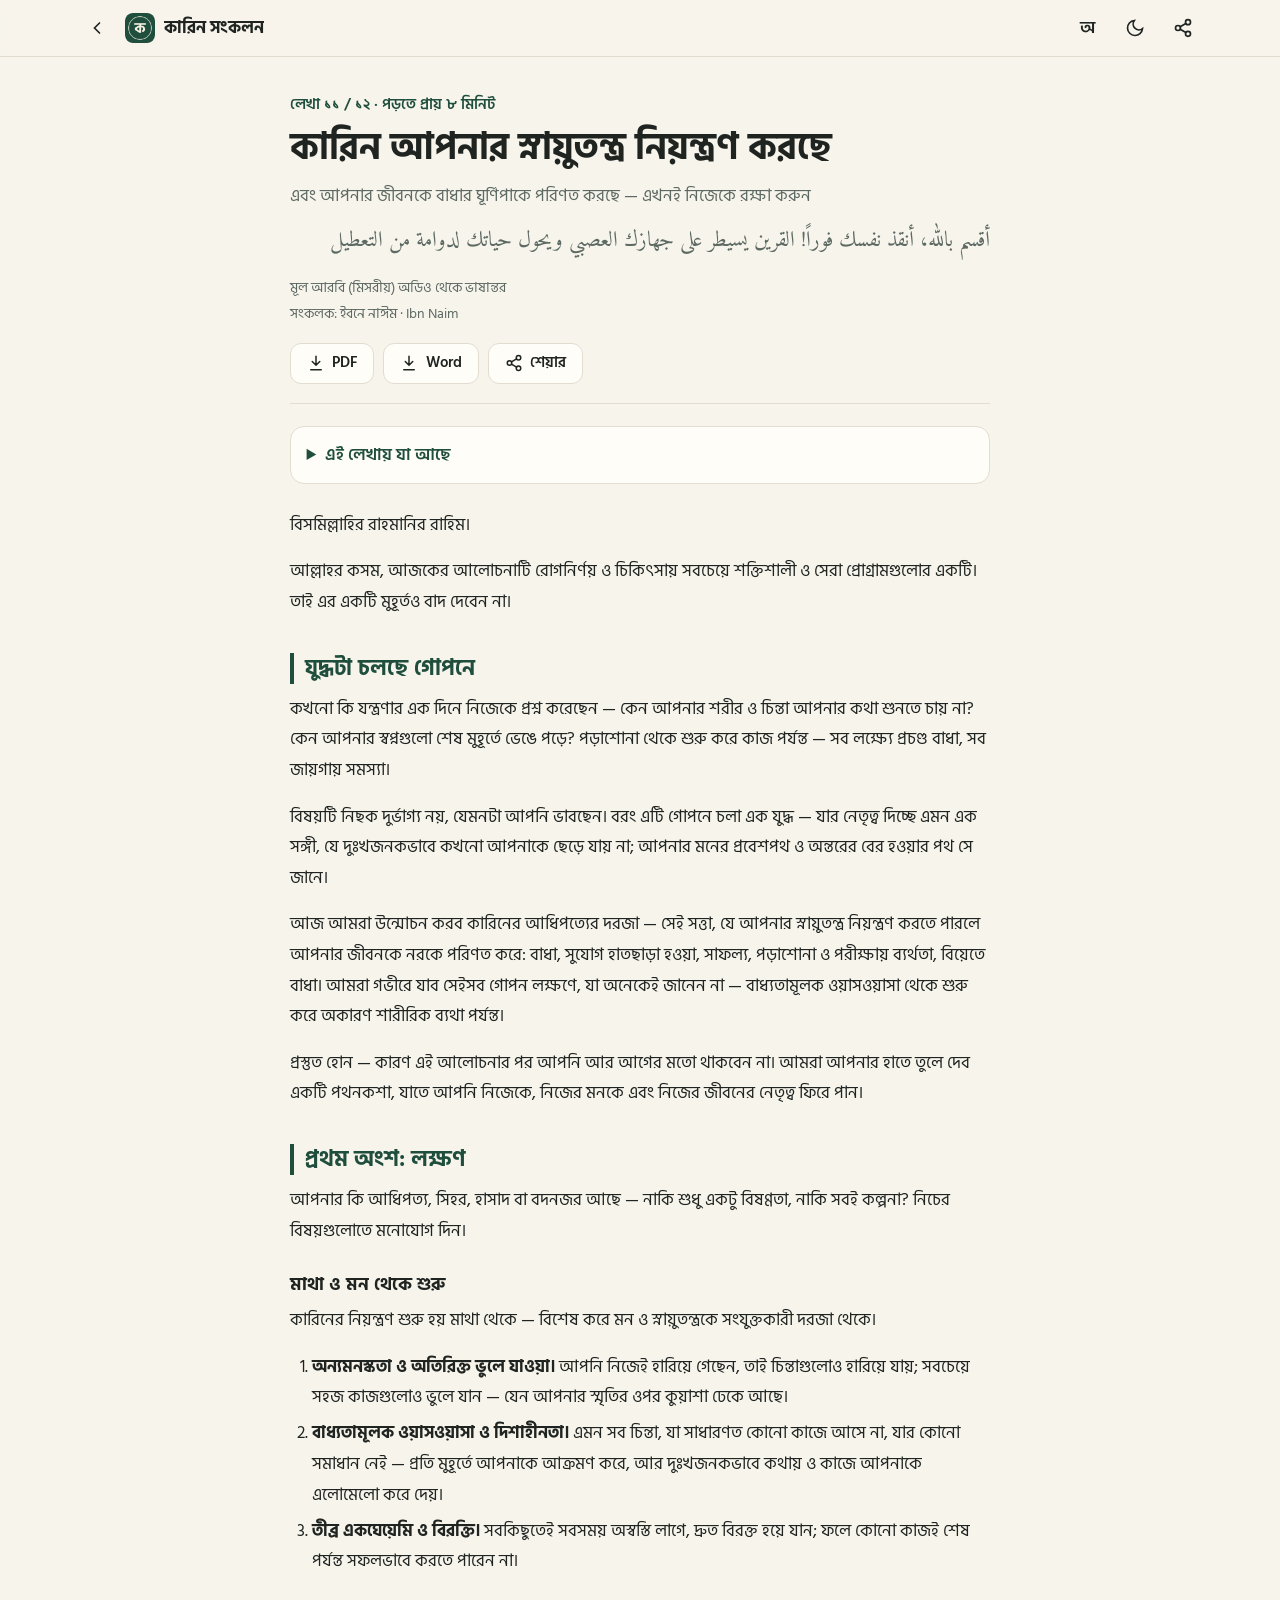
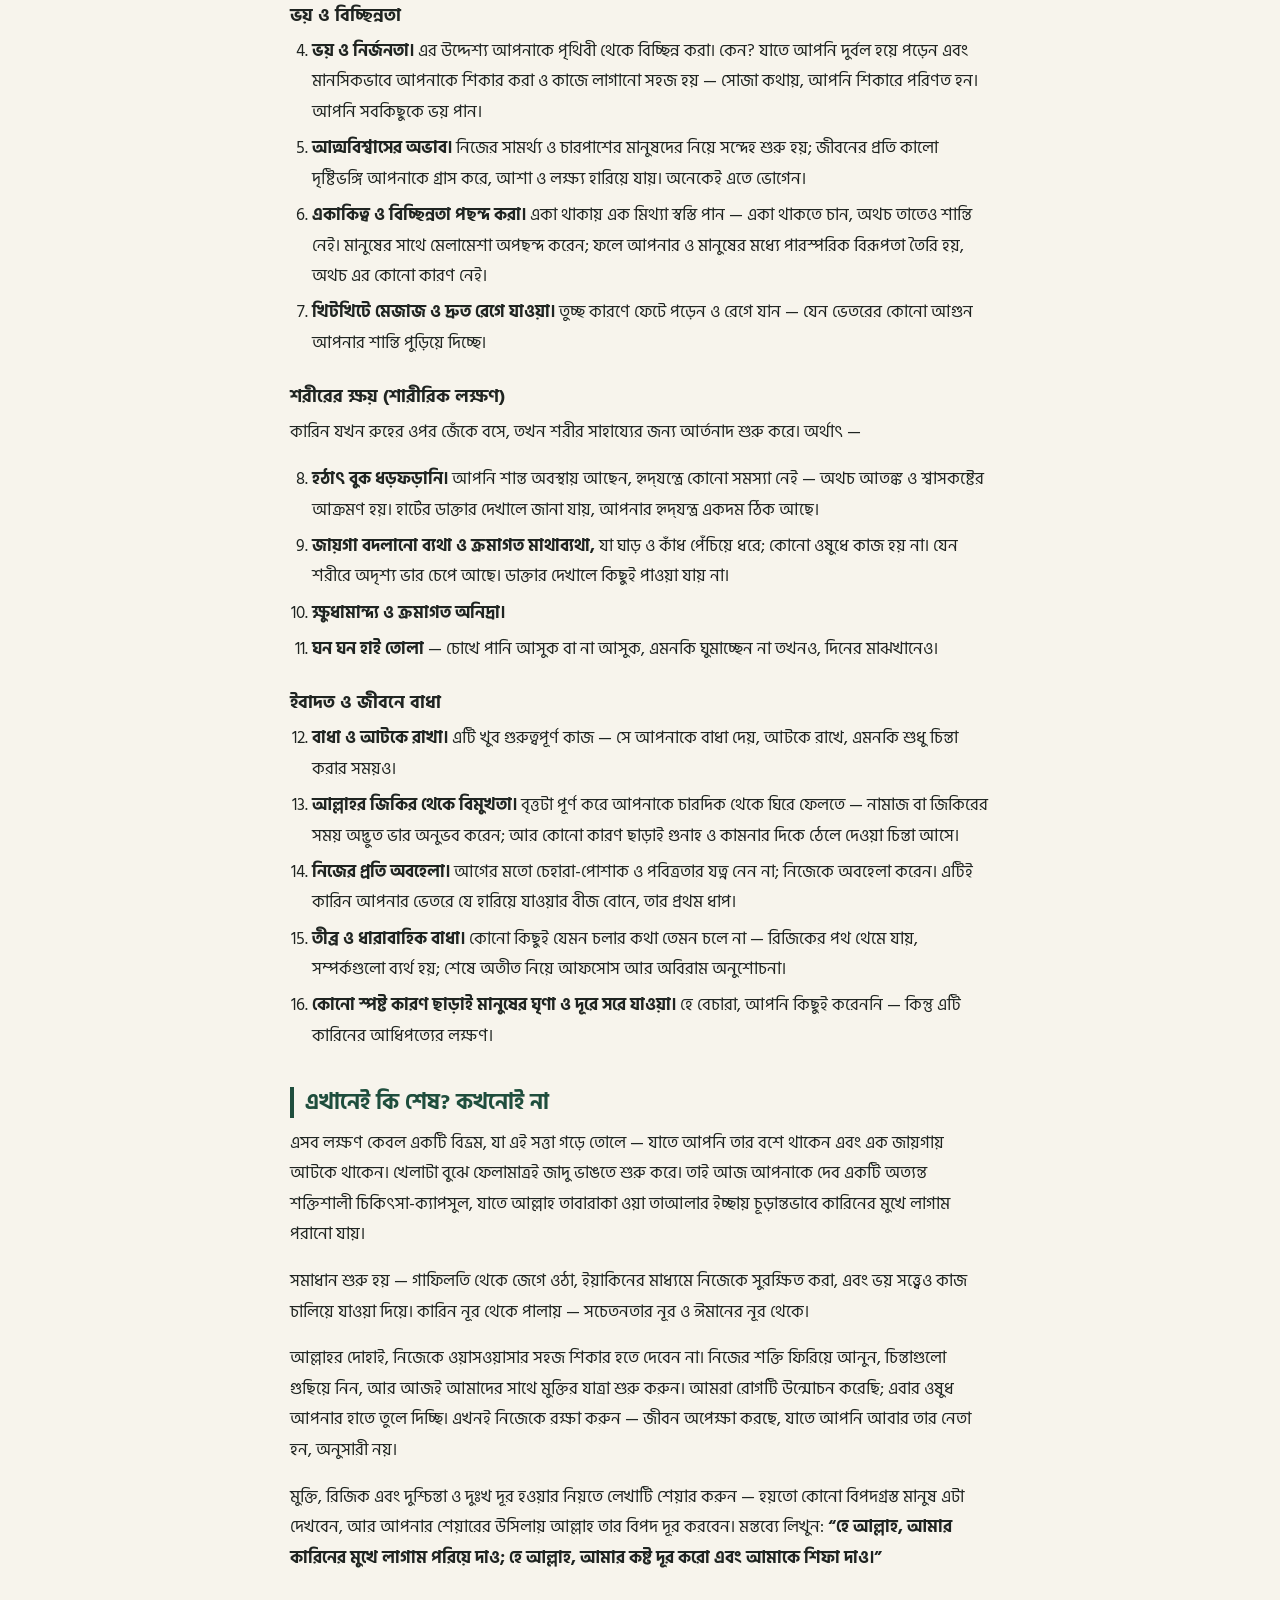
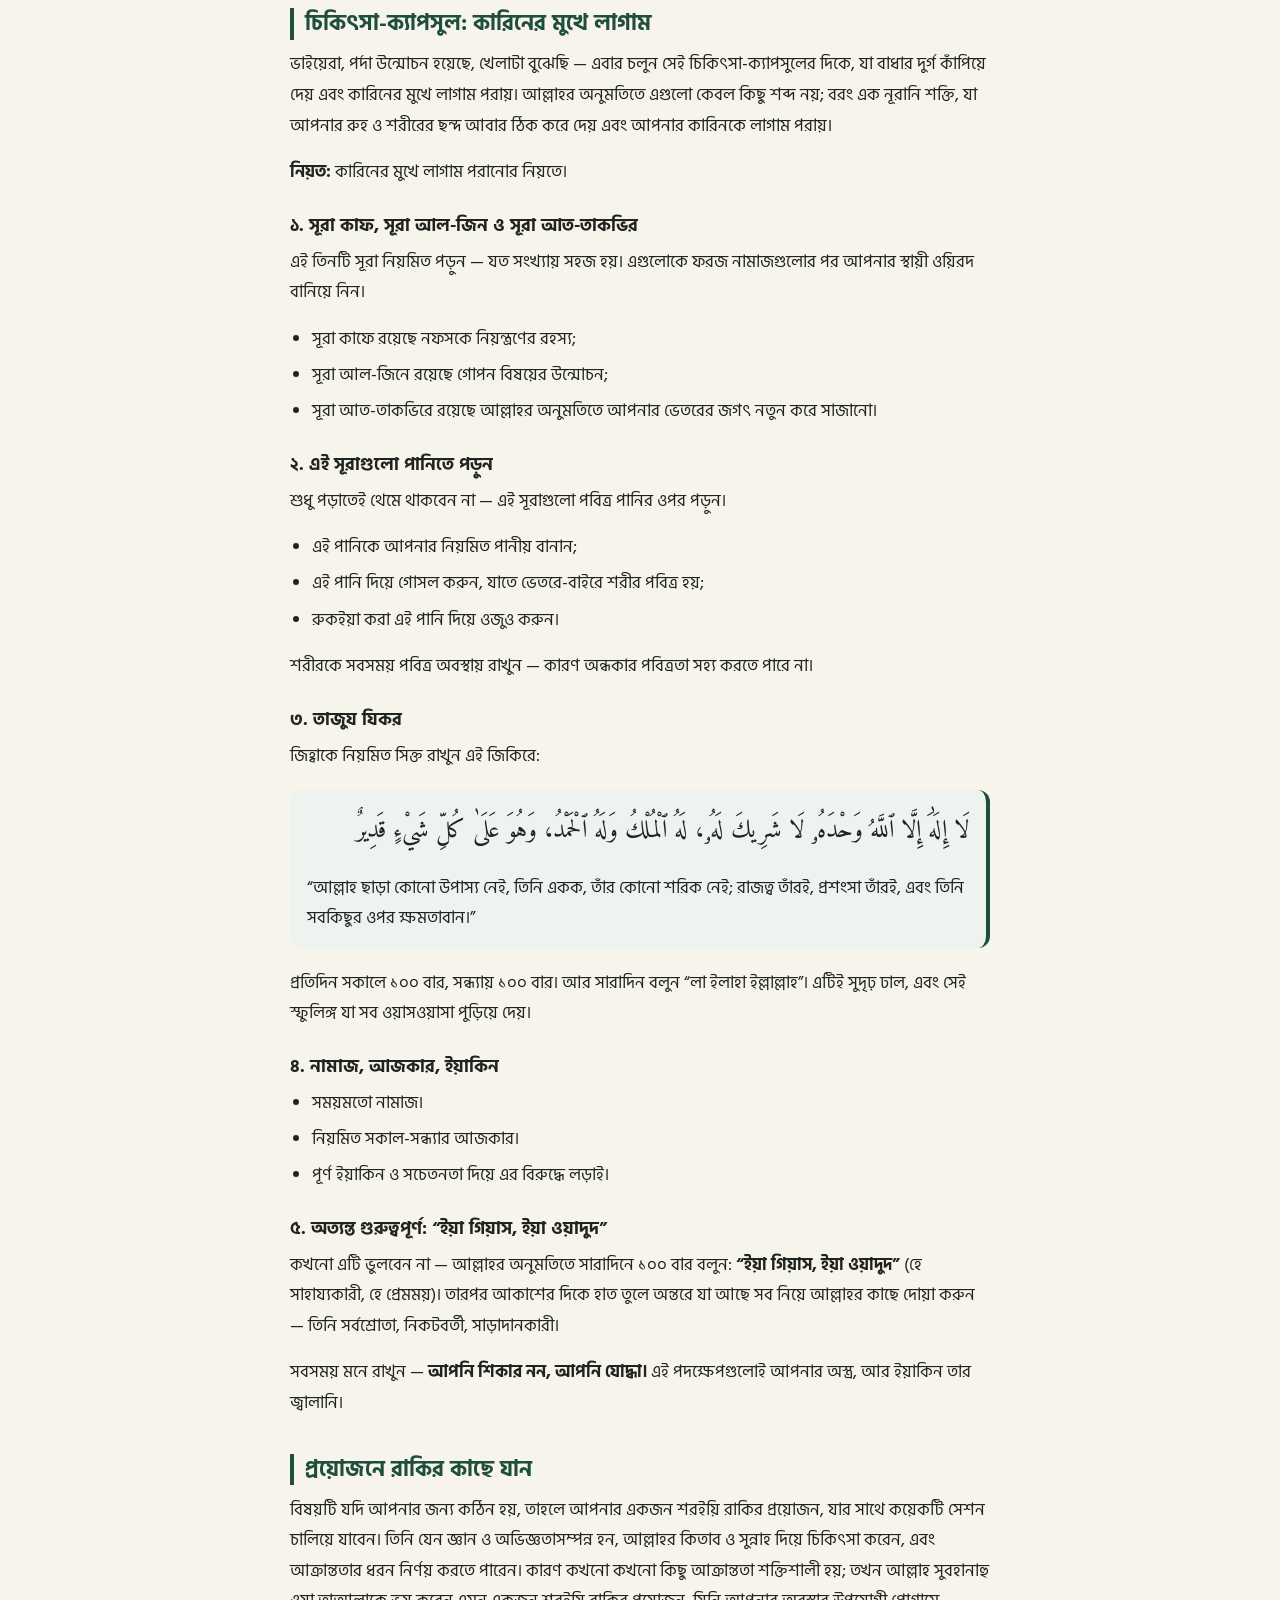
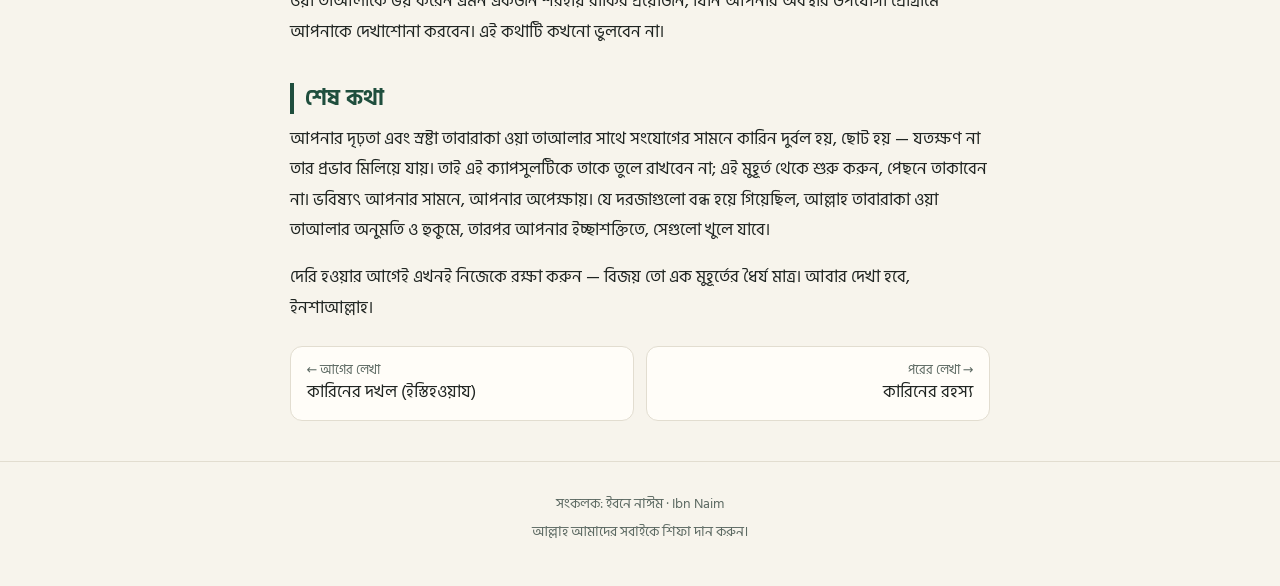
<file: a/qarin-o-snayutontro/index.html>
<!doctype html>
<html lang="bn" data-theme="light">
<head>
<meta charset="utf-8">
<meta name="viewport" content="width=device-width, initial-scale=1, viewport-fit=cover">
<title>কারিন আপনার স্নায়ুতন্ত্র নিয়ন্ত্রণ করছে — কারিন সংকলন</title>
<meta name="description" content="এবং আপনার জীবনকে বাধার ঘূর্ণিপাকে পরিণত করছে — এখনই নিজেকে রক্ষা করুন">
<meta name="theme-color" content="#1f4e3d">
<meta property="og:title" content="কারিন আপনার স্নায়ুতন্ত্র নিয়ন্ত্রণ করছে — কারিন সংকলন">
<meta property="og:description" content="এবং আপনার জীবনকে বাধার ঘূর্ণিপাকে পরিণত করছে — এখনই নিজেকে রক্ষা করুন">
<meta property="og:type" content="article">
<meta property="og:image" content="/icons/icon-512.png">
<link rel="manifest" href="/manifest.webmanifest">
<link rel="icon" href="/icons/favicon-48.png" type="image/png">
<link rel="apple-touch-icon" href="/icons/apple-touch-icon.png">
<meta name="apple-mobile-web-app-capable" content="yes">
<meta name="apple-mobile-web-app-status-bar-style" content="default">
<meta name="apple-mobile-web-app-title" content="কারিন সংকলন">
<link rel="preload" href="/fonts/HindSiliguri-Regular.woff2" as="font" type="font/woff2" crossorigin>
<link rel="stylesheet" href="/assets/style.css?v=72d745506d">
<script>(function(){var t;try{t=localStorage.getItem('theme')}catch(e){}if(!t)t=matchMedia('(prefers-color-scheme: dark)').matches?'dark':'light';document.documentElement.setAttribute('data-theme',t)})()</script>

</head>
<body>
<a class="skip" href="#main">মূল লেখায় যান</a>
<header class="bar"><div class="in">
<a class="ib" href="/" aria-label="মূল পাতা"><svg viewBox="0 0 24 24" fill="none" stroke="currentColor" stroke-width="2" stroke-linecap="round"><path d="M15 18l-6-6 6-6"/></svg></a><a class="brand" href="/"><img src="/icons/icon-192.png" alt="" width="30" height="30"><span>কারিন সংকলন</span></a>
<div class="sp"></div>
<button class="ib" data-act="font" aria-label="লেখার আকার বদলান" title="লেখার আকার">অ</button>
<button class="ib" data-act="theme" aria-label="ডার্ক/লাইট মোড" title="ডার্ক/লাইট মোড"><span class="ic-moon"><svg viewBox="0 0 24 24" fill="none" stroke="currentColor" stroke-width="2" stroke-linecap="round"><path d="M21 12.8A9 9 0 1 1 11.2 3a7 7 0 0 0 9.8 9.8z"/></svg></span><span class="ic-sun"><svg viewBox="0 0 24 24" fill="none" stroke="currentColor" stroke-width="2" stroke-linecap="round"><circle cx="12" cy="12" r="4"/><path d="M12 2v2M12 20v2M4.9 4.9l1.4 1.4M17.7 17.7l1.4 1.4M2 12h2M20 12h2M4.9 19.1l1.4-1.4M17.7 6.3l1.4-1.4"/></svg></span></button>
<button class="ib" data-act="share" aria-label="শেয়ার" title="শেয়ার"><svg viewBox="0 0 24 24" fill="none" stroke="currentColor" stroke-width="2" stroke-linecap="round"><circle cx="18" cy="5" r="3"/><circle cx="6" cy="12" r="3"/><circle cx="18" cy="19" r="3"/><path d="M8.6 13.5l6.8 4M15.4 6.5l-6.8 4"/></svg></button>
</div><div class="progress"></div></header>
<main id="main" class="wrap">
<header class="ahead">
<div class="kick">লেখা ১১ / ১২ · পড়তে প্রায় ৮ মিনিট</div>
<h1>কারিন আপনার স্নায়ুতন্ত্র নিয়ন্ত্রণ করছে</h1>
<p class="sub">এবং আপনার জীবনকে বাধার ঘূর্ণিপাকে পরিণত করছে — এখনই নিজেকে রক্ষা করুন</p>
<p class="ar" lang="ar" dir="rtl">أقسم بالله، أنقذ نفسك فوراً! القرين يسيطر على جهازك العصبي ويحول حياتك لدوامة من التعطيل</p>
<div class="by">মূল আরবি (মিসরীয়) অডিও থেকে ভাষান্তর<br>সংকলক: ইবনে নাঈম · Ibn Naim</div>
<div class="btns">
<a class="btn" href="/downloads/qarin-o-snayutontro.pdf" download="13 - কারিন ও আপনার স্নায়ুতন্ত্র.pdf"><svg viewBox="0 0 24 24" fill="none" stroke="currentColor" stroke-width="2" stroke-linecap="round"><path d="M12 3v12M7 10l5 5 5-5M5 21h14"/></svg> PDF</a>
<a class="btn" href="/downloads/qarin-o-snayutontro.docx" download="13 - কারিন ও আপনার স্নায়ুতন্ত্র.docx"><svg viewBox="0 0 24 24" fill="none" stroke="currentColor" stroke-width="2" stroke-linecap="round"><path d="M12 3v12M7 10l5 5 5-5M5 21h14"/></svg> Word</a>
<button class="btn" data-act="share"><svg viewBox="0 0 24 24" fill="none" stroke="currentColor" stroke-width="2" stroke-linecap="round"><circle cx="18" cy="5" r="3"/><circle cx="6" cy="12" r="3"/><circle cx="18" cy="19" r="3"/><path d="M8.6 13.5l6.8 4M15.4 6.5l-6.8 4"/></svg> শেয়ার</button>
</div>
</header>
<details class="toc"><summary>এই লেখায় যা আছে</summary><ol><li><a href="#যদধট-চলছ-গপন">যুদ্ধটা চলছে গোপনে</a></li><li><a href="#পরথম-অশ-লকষণ">প্রথম অংশ: লক্ষণ</a></li><li><a href="#এখনই-ক-শষ-কখনই-ন">এখানেই কি শেষ? কখনোই না</a></li><li><a href="#চকৎস-কযপসল-করনর-মখ-লগম">চিকিৎসা-ক্যাপসুল: কারিনের মুখে লাগাম</a></li><li><a href="#পরযজন-রকর-কছ-যন">প্রয়োজনে রাকির কাছে যান</a></li><li><a href="#শষ-কথ">শেষ কথা</a></li></ol></details>
<article class="prose">
<p>বিসমিল্লাহির রাহমানির রাহিম।</p>
<p>আল্লাহর কসম, আজকের আলোচনাটি রোগনির্ণয় ও চিকিৎসায় সবচেয়ে শক্তিশালী ও সেরা প্রোগ্রামগুলোর একটি। তাই এর একটি মুহূর্তও বাদ দেবেন না।</p>
<h2 id="যদধট-চলছ-গপন">যুদ্ধটা চলছে গোপনে</h2>
<p>কখনো কি যন্ত্রণার এক দিনে নিজেকে প্রশ্ন করেছেন — কেন আপনার শরীর ও চিন্তা আপনার কথা শুনতে চায় না? কেন আপনার স্বপ্নগুলো শেষ মুহূর্তে ভেঙে পড়ে? পড়াশোনা থেকে শুরু করে কাজ পর্যন্ত — সব লক্ষ্যে প্রচণ্ড বাধা, সব জায়গায় সমস্যা।</p>
<p>বিষয়টি নিছক দুর্ভাগ্য নয়, যেমনটা আপনি ভাবছেন। বরং এটি গোপনে চলা এক যুদ্ধ — যার নেতৃত্ব দিচ্ছে এমন এক সঙ্গী, যে দুঃখজনকভাবে কখনো আপনাকে ছেড়ে যায় না; আপনার মনের প্রবেশপথ ও অন্তরের বের হওয়ার পথ সে জানে।</p>
<p>আজ আমরা উন্মোচন করব কারিনের আধিপত্যের দরজা — সেই সত্তা, যে আপনার স্নায়ুতন্ত্র নিয়ন্ত্রণ করতে পারলে আপনার জীবনকে নরকে পরিণত করে: বাধা, সুযোগ হাতছাড়া হওয়া, সাফল্য, পড়াশোনা ও পরীক্ষায় ব্যর্থতা, বিয়েতে বাধা। আমরা গভীরে যাব সেইসব গোপন লক্ষণে, যা অনেকেই জানেন না — বাধ্যতামূলক ওয়াসওয়াসা থেকে শুরু করে অকারণ শারীরিক ব্যথা পর্যন্ত।</p>
<p>প্রস্তুত হোন — কারণ এই আলোচনার পর আপনি আর আগের মতো থাকবেন না। আমরা আপনার হাতে তুলে দেব একটি পথনকশা, যাতে আপনি নিজেকে, নিজের মনকে এবং নিজের জীবনের নেতৃত্ব ফিরে পান।</p>
<h2 id="পরথম-অশ-লকষণ">প্রথম অংশ: লক্ষণ</h2>
<p>আপনার কি আধিপত্য, সিহর, হাসাদ বা বদনজর আছে — নাকি শুধু একটু বিষণ্ণতা, নাকি সবই কল্পনা? নিচের বিষয়গুলোতে মনোযোগ দিন।</p>
<h3 id="মথ-ও-মন-থক-শর">মাথা ও মন থেকে শুরু</h3>
<p>কারিনের নিয়ন্ত্রণ শুরু হয় মাথা থেকে — বিশেষ করে মন ও স্নায়ুতন্ত্রকে সংযুক্তকারী দরজা থেকে।</p>
<ol type="1">
<li><strong>অন্যমনস্কতা ও অতিরিক্ত ভুলে যাওয়া।</strong> আপনি নিজেই হারিয়ে গেছেন, তাই চিন্তাগুলোও হারিয়ে যায়; সবচেয়ে সহজ কাজগুলোও ভুলে যান — যেন আপনার স্মৃতির ওপর কুয়াশা ঢেকে আছে।</li>
<li><strong>বাধ্যতামূলক ওয়াসওয়াসা ও দিশাহীনতা।</strong> এমন সব চিন্তা, যা সাধারণত কোনো কাজে আসে না, যার কোনো সমাধান নেই — প্রতি মুহূর্তে আপনাকে আক্রমণ করে, আর দুঃখজনকভাবে কথায় ও কাজে আপনাকে এলোমেলো করে দেয়।</li>
<li><strong>তীব্র একঘেয়েমি ও বিরক্তি।</strong> সবকিছুতেই সবসময় অস্বস্তি লাগে, দ্রুত বিরক্ত হয়ে যান; ফলে কোনো কাজই শেষ পর্যন্ত সফলভাবে করতে পারেন না।</li>
</ol>
<h3 id="ভয-ও-বচছননত">ভয় ও বিচ্ছিন্নতা</h3>
<ol start="4" type="1">
<li><strong>ভয় ও নির্জনতা।</strong> এর উদ্দেশ্য আপনাকে পৃথিবী থেকে বিচ্ছিন্ন করা। কেন? যাতে আপনি দুর্বল হয়ে পড়েন এবং মানসিকভাবে আপনাকে শিকার করা ও কাজে লাগানো সহজ হয় — সোজা কথায়, আপনি শিকারে পরিণত হন। আপনি সবকিছুকে ভয় পান।</li>
<li><strong>আত্মবিশ্বাসের অভাব।</strong> নিজের সামর্থ্য ও চারপাশের মানুষদের নিয়ে সন্দেহ শুরু হয়; জীবনের প্রতি কালো দৃষ্টিভঙ্গি আপনাকে গ্রাস করে, আশা ও লক্ষ্য হারিয়ে যায়। অনেকেই এতে ভোগেন।</li>
<li><strong>একাকিত্ব ও বিচ্ছিন্নতা পছন্দ করা।</strong> একা থাকায় এক মিথ্যা স্বস্তি পান — একা থাকতে চান, অথচ তাতেও শান্তি নেই। মানুষের সাথে মেলামেশা অপছন্দ করেন; ফলে আপনার ও মানুষের মধ্যে পারস্পরিক বিরূপতা তৈরি হয়, অথচ এর কোনো কারণ নেই।</li>
<li><strong>খিটখিটে মেজাজ ও দ্রুত রেগে যাওয়া।</strong> তুচ্ছ কারণে ফেটে পড়েন ও রেগে যান — যেন ভেতরের কোনো আগুন আপনার শান্তি পুড়িয়ে দিচ্ছে।</li>
</ol>
<h3 id="শররর-কষয-শররক-লকষণ">শরীরের ক্ষয় (শারীরিক লক্ষণ)</h3>
<p>কারিন যখন রুহের ওপর জেঁকে বসে, তখন শরীর সাহায্যের জন্য আর্তনাদ শুরু করে। অর্থাৎ —</p>
<ol start="8" type="1">
<li><strong>হঠাৎ বুক ধড়ফড়ানি।</strong> আপনি শান্ত অবস্থায় আছেন, হৃদ্‌যন্ত্রে কোনো সমস্যা নেই — অথচ আতঙ্ক ও শ্বাসকষ্টের আক্রমণ হয়। হার্টের ডাক্তার দেখালে জানা যায়, আপনার হৃদ্‌যন্ত্র একদম ঠিক আছে।</li>
<li><strong>জায়গা বদলানো ব্যথা ও ক্রমাগত মাথাব্যথা,</strong> যা ঘাড় ও কাঁধ পেঁচিয়ে ধরে; কোনো ওষুধে কাজ হয় না। যেন শরীরে অদৃশ্য ভার চেপে আছে। ডাক্তার দেখালে কিছুই পাওয়া যায় না।</li>
<li><strong>ক্ষুধামান্দ্য ও ক্রমাগত অনিদ্রা।</strong></li>
<li><strong>ঘন ঘন হাই তোলা</strong> — চোখে পানি আসুক বা না আসুক, এমনকি ঘুমাচ্ছেন না তখনও, দিনের মাঝখানেও।</li>
</ol>
<h3 id="ইবদত-ও-জবন-বধ">ইবাদত ও জীবনে বাধা</h3>
<ol start="12" type="1">
<li><strong>বাধা ও আটকে রাখা।</strong> এটি খুব গুরুত্বপূর্ণ কাজ — সে আপনাকে বাধা দেয়, আটকে রাখে, এমনকি শুধু চিন্তা করার সময়ও।</li>
<li><strong>আল্লাহর জিকির থেকে বিমুখতা।</strong> বৃত্তটা পূর্ণ করে আপনাকে চারদিক থেকে ঘিরে ফেলতে — নামাজ বা জিকিরের সময় অদ্ভুত ভার অনুভব করেন; আর কোনো কারণ ছাড়াই গুনাহ ও কামনার দিকে ঠেলে দেওয়া চিন্তা আসে।</li>
<li><strong>নিজের প্রতি অবহেলা।</strong> আগের মতো চেহারা-পোশাক ও পবিত্রতার যত্ন নেন না; নিজেকে অবহেলা করেন। এটিই কারিন আপনার ভেতরে যে হারিয়ে যাওয়ার বীজ বোনে, তার প্রথম ধাপ।</li>
<li><strong>তীব্র ও ধারাবাহিক বাধা।</strong> কোনো কিছুই যেমন চলার কথা তেমন চলে না — রিজিকের পথ থেমে যায়, সম্পর্কগুলো ব্যর্থ হয়; শেষে অতীত নিয়ে আফসোস আর অবিরাম অনুশোচনা।</li>
<li><strong>কোনো স্পষ্ট কারণ ছাড়াই মানুষের ঘৃণা ও দূরে সরে যাওয়া।</strong> হে বেচারা, আপনি কিছুই করেননি — কিন্তু এটি কারিনের আধিপত্যের লক্ষণ।</li>
</ol>
<h2 id="এখনই-ক-শষ-কখনই-ন">এখানেই কি শেষ? কখনোই না</h2>
<p>এসব লক্ষণ কেবল একটি বিভ্রম, যা এই সত্তা গড়ে তোলে — যাতে আপনি তার বশে থাকেন এবং এক জায়গায় আটকে থাকেন। খেলাটা বুঝে ফেলামাত্রই জাদু ভাঙতে শুরু করে। তাই আজ আপনাকে দেব একটি অত্যন্ত শক্তিশালী চিকিৎসা-ক্যাপসুল, যাতে আল্লাহ তাবারাকা ওয়া তাআলার ইচ্ছায় চূড়ান্তভাবে কারিনের মুখে লাগাম পরানো যায়।</p>
<p>সমাধান শুরু হয় — গাফিলতি থেকে জেগে ওঠা, ইয়াকিনের মাধ্যমে নিজেকে সুরক্ষিত করা, এবং ভয় সত্ত্বেও কাজ চালিয়ে যাওয়া দিয়ে। কারিন নূর থেকে পালায় — সচেতনতার নূর ও ঈমানের নূর থেকে।</p>
<p>আল্লাহর দোহাই, নিজেকে ওয়াসওয়াসার সহজ শিকার হতে দেবেন না। নিজের শক্তি ফিরিয়ে আনুন, চিন্তাগুলো গুছিয়ে নিন, আর আজই আমাদের সাথে মুক্তির যাত্রা শুরু করুন। আমরা রোগটি উন্মোচন করেছি; এবার ওষুধ আপনার হাতে তুলে দিচ্ছি। এখনই নিজেকে রক্ষা করুন — জীবন অপেক্ষা করছে, যাতে আপনি আবার তার নেতা হন, অনুসারী নয়।</p>
<p>মুক্তি, রিজিক এবং দুশ্চিন্তা ও দুঃখ দূর হওয়ার নিয়তে লেখাটি শেয়ার করুন — হয়তো কোনো বিপদগ্রস্ত মানুষ এটা দেখবেন, আর আপনার শেয়ারের উসিলায় আল্লাহ তার বিপদ দূর করবেন। মন্তব্যে লিখুন: <strong>“হে আল্লাহ, আমার কারিনের মুখে লাগাম পরিয়ে দাও; হে আল্লাহ, আমার কষ্ট দূর করো এবং আমাকে শিফা দাও।”</strong></p>
<h2 id="চকৎস-কযপসল-করনর-মখ-লগম">চিকিৎসা-ক্যাপসুল: কারিনের মুখে লাগাম</h2>
<p>ভাইয়েরা, পর্দা উন্মোচন হয়েছে, খেলাটা বুঝেছি — এবার চলুন সেই চিকিৎসা-ক্যাপসুলের দিকে, যা বাধার দুর্গ কাঁপিয়ে দেয় এবং কারিনের মুখে লাগাম পরায়। আল্লাহর অনুমতিতে এগুলো কেবল কিছু শব্দ নয়; বরং এক নূরানি শক্তি, যা আপনার রুহ ও শরীরের ছন্দ আবার ঠিক করে দেয় এবং আপনার কারিনকে লাগাম পরায়।</p>
<p><strong>নিয়ত:</strong> কারিনের মুখে লাগাম পরানোর নিয়তে।</p>
<h3 id="সর-কফ-সর-আল-জন-ও-সর-আত-তকভর">১. সূরা কাফ, সূরা আল-জিন ও সূরা আত-তাকভির</h3>
<p>এই তিনটি সূরা নিয়মিত পড়ুন — যত সংখ্যায় সহজ হয়। এগুলোকে ফরজ নামাজগুলোর পর আপনার স্থায়ী ওয়িরদ বানিয়ে নিন।</p>
<ul>
<li>সূরা কাফে রয়েছে নফসকে নিয়ন্ত্রণের রহস্য;</li>
<li>সূরা আল-জিনে রয়েছে গোপন বিষয়ের উন্মোচন;</li>
<li>সূরা আত-তাকভিরে রয়েছে আল্লাহর অনুমতিতে আপনার ভেতরের জগৎ নতুন করে সাজানো।</li>
</ul>
<h3 id="এই-সরগল-পনত-পডন">২. এই সূরাগুলো পানিতে পড়ুন</h3>
<p>শুধু পড়াতেই থেমে থাকবেন না — এই সূরাগুলো পবিত্র পানির ওপর পড়ুন।</p>
<ul>
<li>এই পানিকে আপনার নিয়মিত পানীয় বানান;</li>
<li>এই পানি দিয়ে গোসল করুন, যাতে ভেতরে-বাইরে শরীর পবিত্র হয়;</li>
<li>রুকইয়া করা এই পানি দিয়ে ওজুও করুন।</li>
</ul>
<p>শরীরকে সবসময় পবিত্র অবস্থায় রাখুন — কারণ অন্ধকার পবিত্রতা সহ্য করতে পারে না।</p>
<h3 id="তজয-যকর">৩. তাজুয যিকর</h3>
<p>জিহ্বাকে নিয়মিত সিক্ত রাখুন এই জিকিরে:</p>
<blockquote>
<p><span data-custom-style="Arabic Text" lang="ar" dir="rtl">لَا إِلَٰهَ إِلَّا ٱللَّهُ وَحْدَهُۥ لَا شَرِيكَ لَهُۥ، لَهُ ٱلْمُلْكُ وَلَهُ ٱلْحَمْدُ، وَهُوَ عَلَىٰ كُلِّ شَيْءٍ قَدِيرٌ</span></p>
<p>“আল্লাহ ছাড়া কোনো উপাস্য নেই, তিনি একক, তাঁর কোনো শরিক নেই; রাজত্ব তাঁরই, প্রশংসা তাঁরই, এবং তিনি সবকিছুর ওপর ক্ষমতাবান।”</p>
</blockquote>
<p>প্রতিদিন সকালে ১০০ বার, সন্ধ্যায় ১০০ বার। আর সারাদিন বলুন “লা ইলাহা ইল্লাল্লাহ”। এটিই সুদৃঢ় ঢাল, এবং সেই স্ফুলিঙ্গ যা সব ওয়াসওয়াসা পুড়িয়ে দেয়।</p>
<h3 id="নমজ-আজকর-ইযকন">৪. নামাজ, আজকার, ইয়াকিন</h3>
<ul>
<li>সময়মতো নামাজ।</li>
<li>নিয়মিত সকাল-সন্ধ্যার আজকার।</li>
<li>পূর্ণ ইয়াকিন ও সচেতনতা দিয়ে এর বিরুদ্ধে লড়াই।</li>
</ul>
<h3 id="অতযনত-গরতবপরণ-ইয-গযস-ইয-ওযদদ">৫. অত্যন্ত গুরুত্বপূর্ণ: “ইয়া গিয়াস, ইয়া ওয়াদুদ”</h3>
<p>কখনো এটি ভুলবেন না — আল্লাহর অনুমতিতে সারাদিনে ১০০ বার বলুন: <strong>“ইয়া গিয়াস, ইয়া ওয়াদুদ”</strong> (হে সাহায্যকারী, হে প্রেমময়)। তারপর আকাশের দিকে হাত তুলে অন্তরে যা আছে সব নিয়ে আল্লাহর কাছে দোয়া করুন — তিনি সর্বশ্রোতা, নিকটবর্তী, সাড়াদানকারী।</p>
<p>সবসময় মনে রাখুন — <strong>আপনি শিকার নন, আপনি যোদ্ধা।</strong> এই পদক্ষেপগুলোই আপনার অস্ত্র, আর ইয়াকিন তার জ্বালানি।</p>
<h2 id="পরযজন-রকর-কছ-যন">প্রয়োজনে রাকির কাছে যান</h2>
<p>বিষয়টি যদি আপনার জন্য কঠিন হয়, তাহলে আপনার একজন শরইয়ি রাকির প্রয়োজন, যার সাথে কয়েকটি সেশন চালিয়ে যাবেন। তিনি যেন জ্ঞান ও অভিজ্ঞতাসম্পন্ন হন, আল্লাহর কিতাব ও সুন্নাহ দিয়ে চিকিৎসা করেন, এবং আক্রান্ততার ধরন নির্ণয় করতে পারেন। কারণ কখনো কখনো কিছু আক্রান্ততা শক্তিশালী হয়; তখন আল্লাহ সুবহানাহু ওয়া তাআলাকে ভয় করেন এমন একজন শরইয়ি রাকির প্রয়োজন, যিনি আপনার অবস্থার উপযোগী প্রোগ্রামে আপনাকে দেখাশোনা করবেন। এই কথাটি কখনো ভুলবেন না।</p>
<h2 id="শষ-কথ">শেষ কথা</h2>
<p>আপনার দৃঢ়তা এবং স্রষ্টা তাবারাকা ওয়া তাআলার সাথে সংযোগের সামনে কারিন দুর্বল হয়, ছোট হয় — যতক্ষণ না তার প্রভাব মিলিয়ে যায়। তাই এই ক্যাপসুলটিকে তাকে তুলে রাখবেন না; এই মুহূর্ত থেকে শুরু করুন, পেছনে তাকাবেন না। ভবিষ্যৎ আপনার সামনে, আপনার অপেক্ষায়। যে দরজাগুলো বন্ধ হয়ে গিয়েছিল, আল্লাহ তাবারাকা ওয়া তাআলার অনুমতি ও হুকুমে, তারপর আপনার ইচ্ছাশক্তিতে, সেগুলো খুলে যাবে।</p>
<p>দেরি হওয়ার আগেই এখনই নিজেকে রক্ষা করুন — বিজয় তো এক মুহূর্তের ধৈর্য মাত্র। আবার দেখা হবে, ইনশাআল্লাহ।</p>

</article>
<nav class="pn" aria-label="অন্য লেখা"><a href="/a/qarin-dokhol-karon-lokkhon-chikitsa/"><small>← আগের লেখা</small>কারিনের দখল (ইস্তিহওয়ায)</a><a class="next" href="/a/qariner-rohosso/"><small>পরের লেখা →</small>কারিনের রহস্য</a></nav>
</main>
<footer><div class="wrap">
<p>সংকলক: ইবনে নাঈম · Ibn Naim</p>
<p>আল্লাহ আমাদের সবাইকে শিফা দান করুন।</p>
</div></footer>
<div class="toast" id="toast" role="status" aria-live="polite"></div>
<script src="/assets/app.js?v=72d745506d" defer></script>
</body></html>
</file>
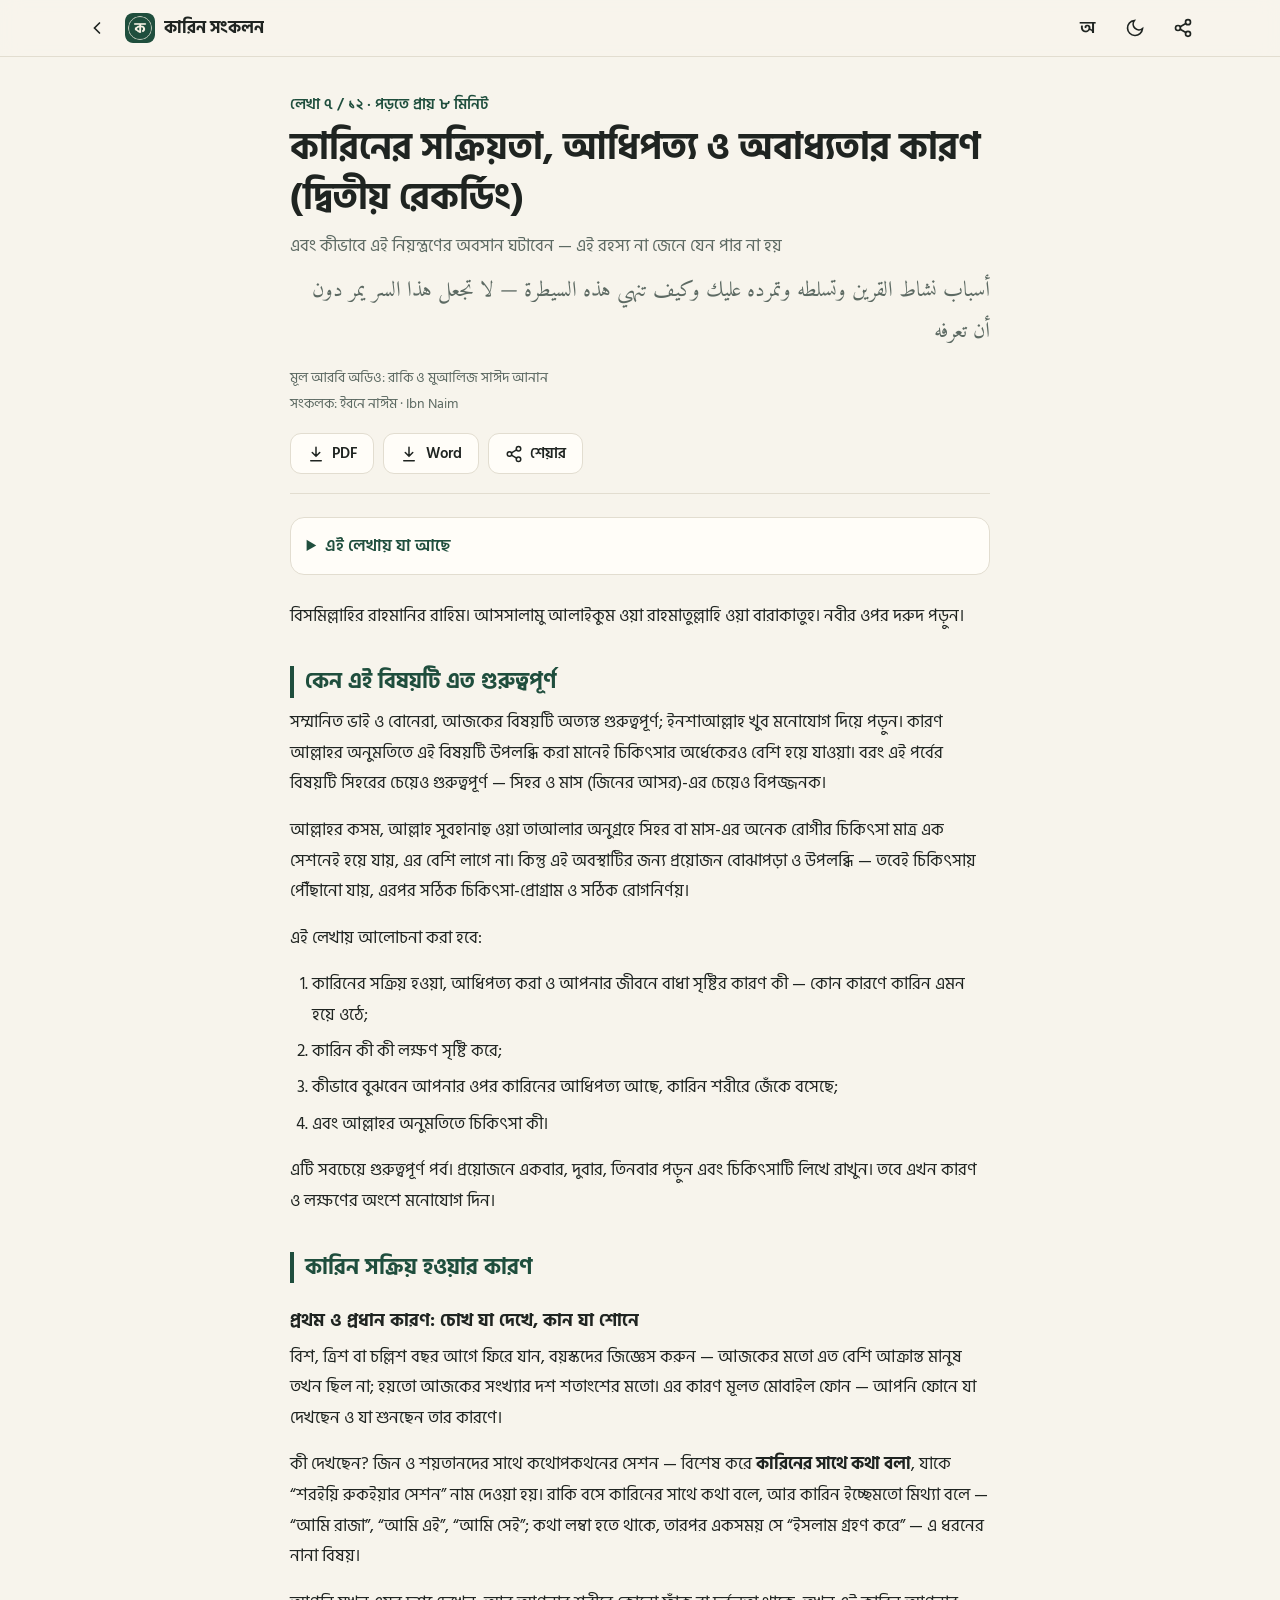
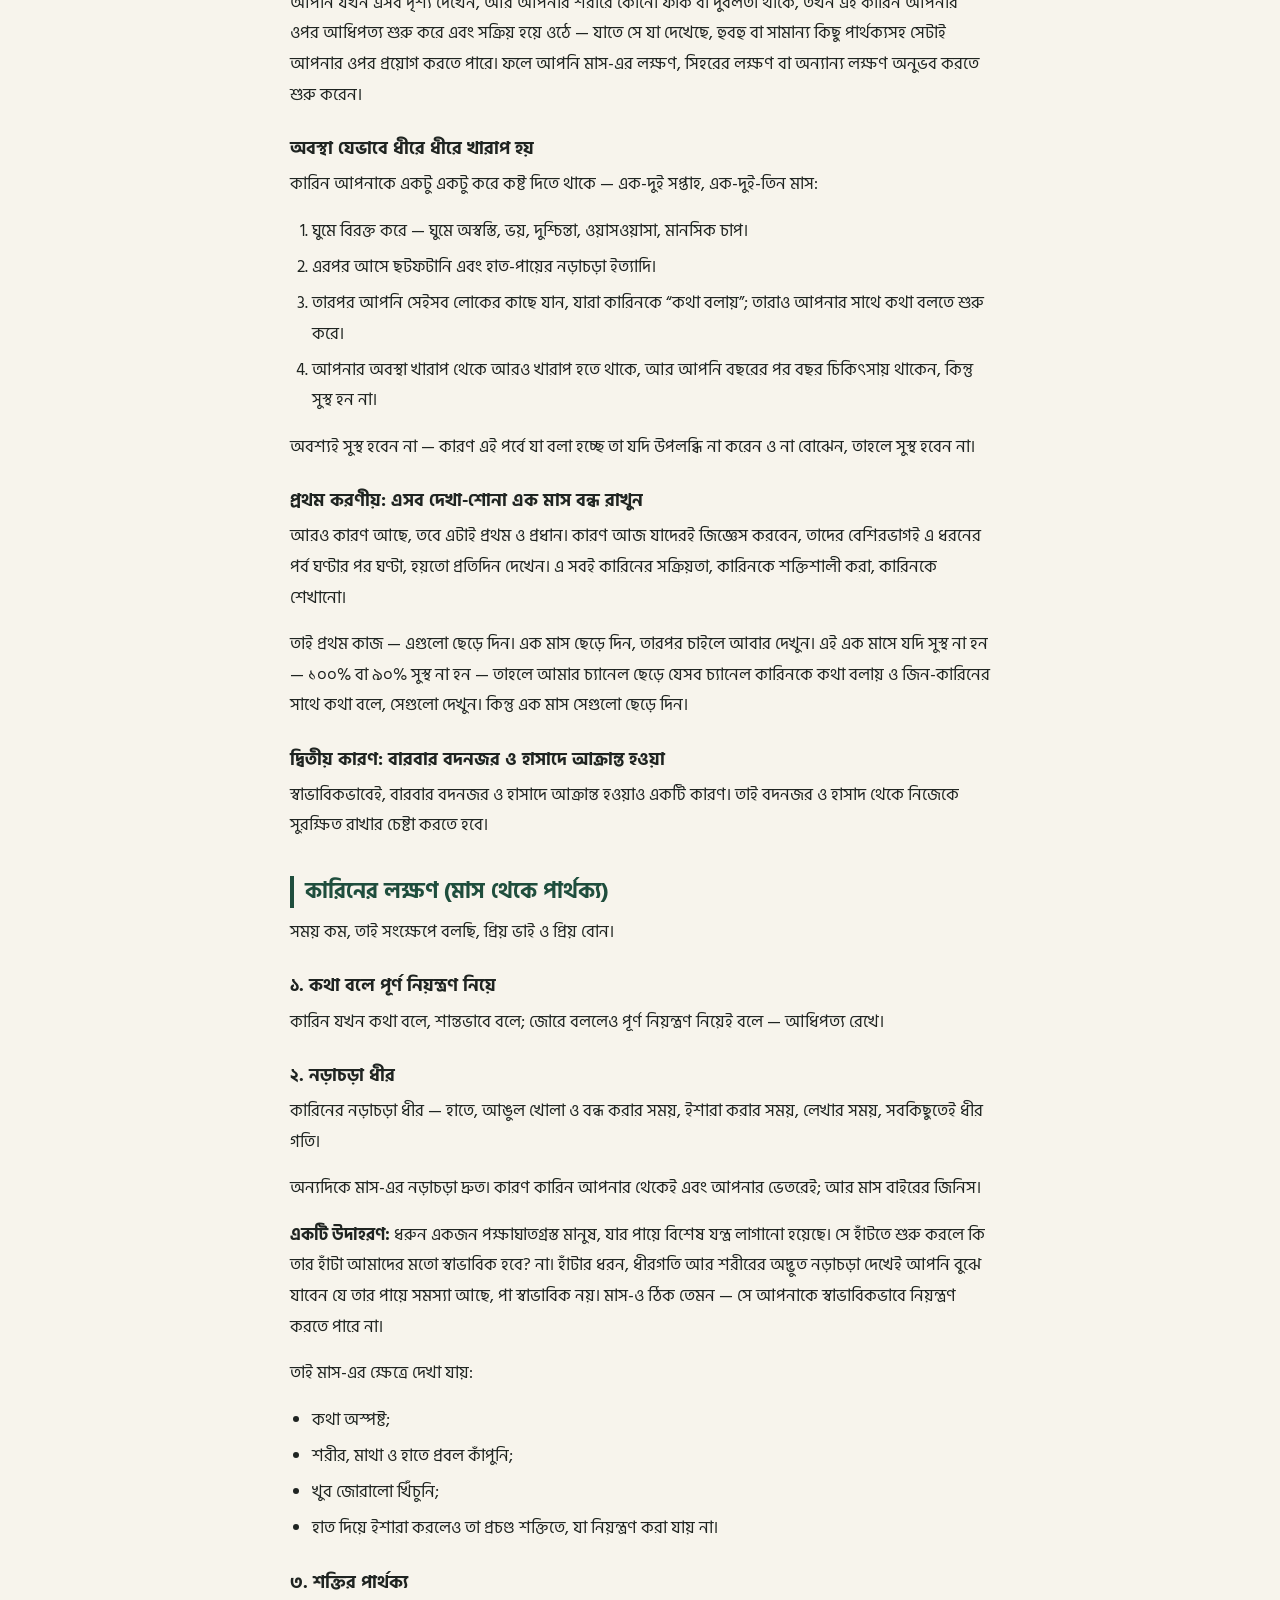
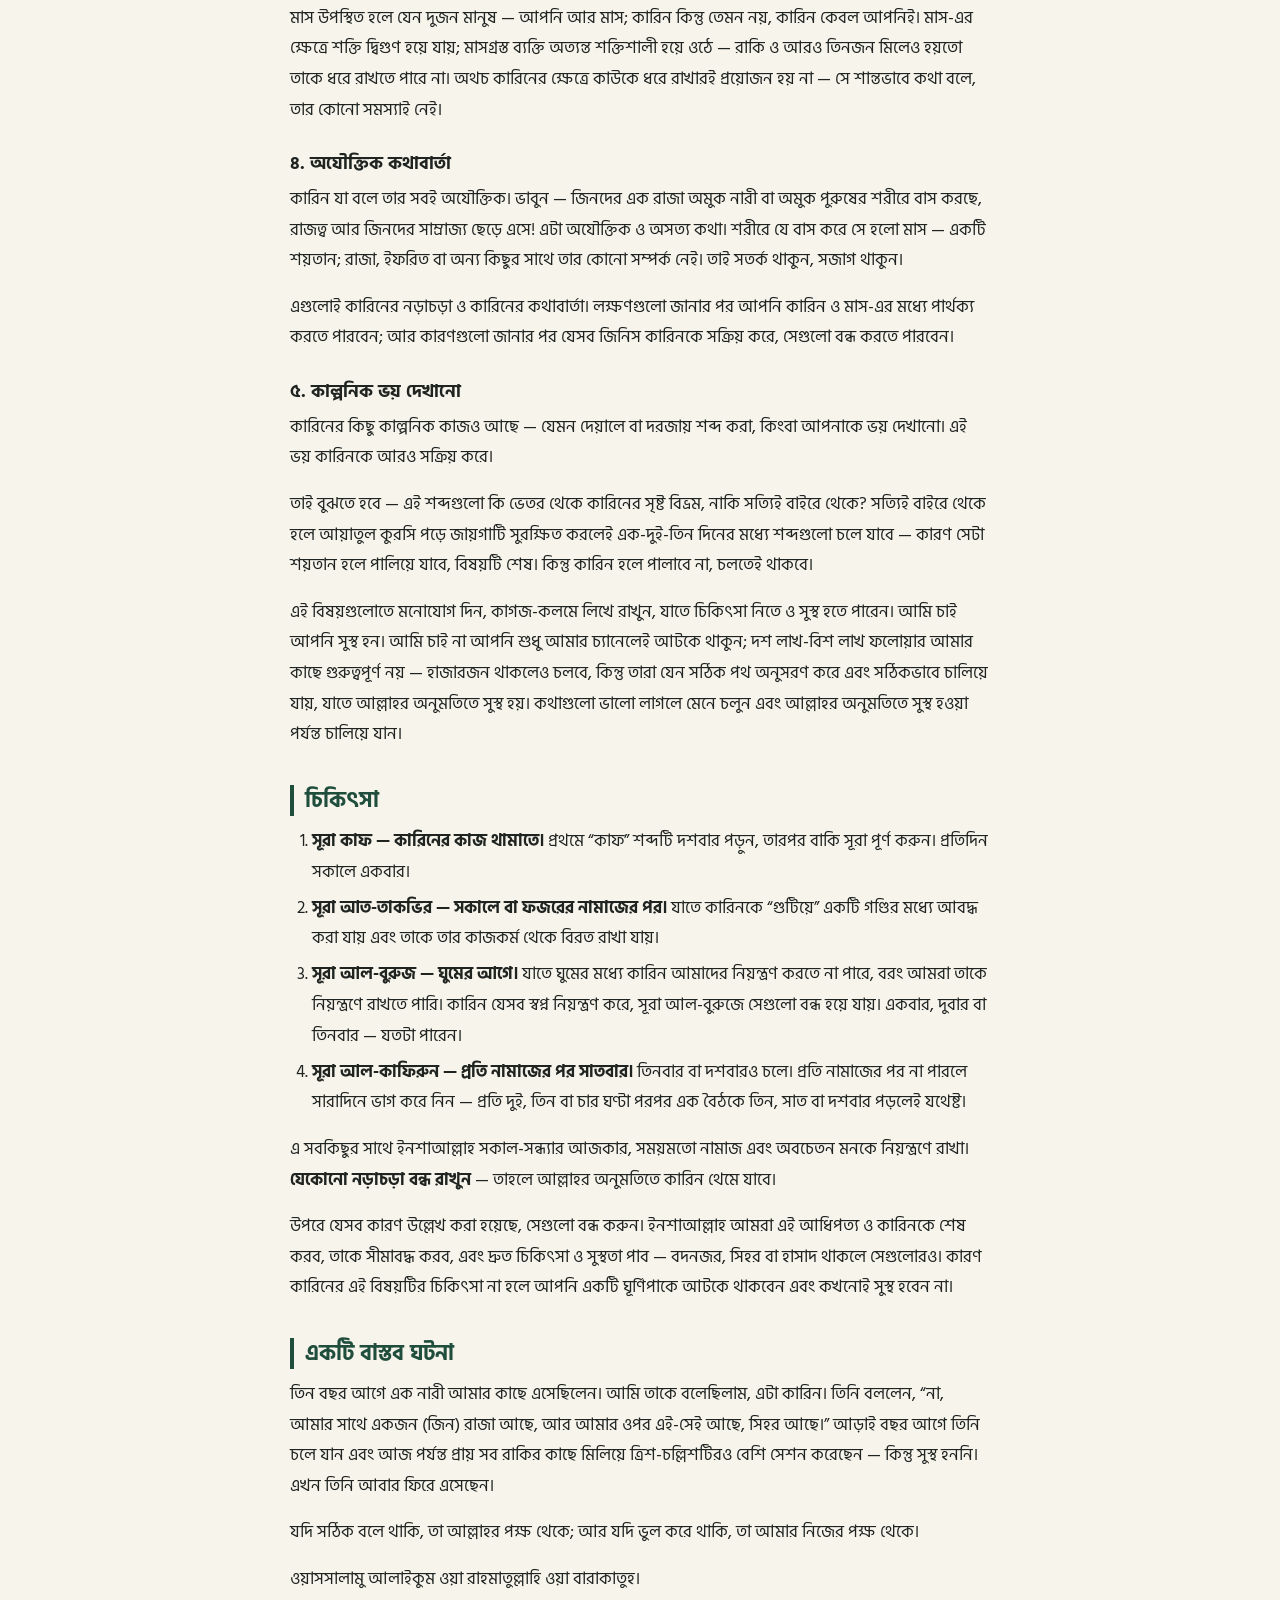
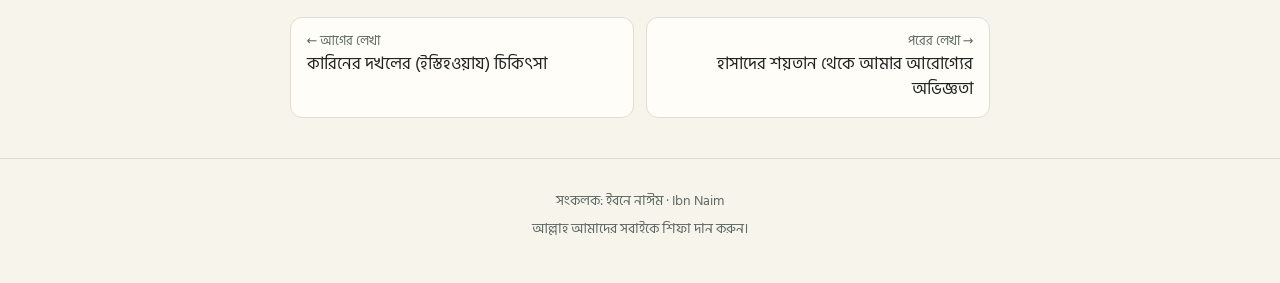
<file: a/qarin-sokriyotar-karon-2/index.html>
<!doctype html>
<html lang="bn" data-theme="light">
<head>
<meta charset="utf-8">
<meta name="viewport" content="width=device-width, initial-scale=1, viewport-fit=cover">
<title>কারিনের সক্রিয়তা, আধিপত্য ও অবাধ্যতার কারণ (দ্বিতীয় রেকর্ডিং) — কারিন সংকলন</title>
<meta name="description" content="এবং কীভাবে এই নিয়ন্ত্রণের অবসান ঘটাবেন — এই রহস্য না জেনে যেন পার না হয়">
<meta name="theme-color" content="#1f4e3d">
<meta property="og:title" content="কারিনের সক্রিয়তা, আধিপত্য ও অবাধ্যতার কারণ (দ্বিতীয় রেকর্ডিং) — কারিন সংকলন">
<meta property="og:description" content="এবং কীভাবে এই নিয়ন্ত্রণের অবসান ঘটাবেন — এই রহস্য না জেনে যেন পার না হয়">
<meta property="og:type" content="article">
<meta property="og:image" content="/icons/icon-512.png">
<link rel="manifest" href="/manifest.webmanifest">
<link rel="icon" href="/icons/favicon-48.png" type="image/png">
<link rel="apple-touch-icon" href="/icons/apple-touch-icon.png">
<meta name="apple-mobile-web-app-capable" content="yes">
<meta name="apple-mobile-web-app-status-bar-style" content="default">
<meta name="apple-mobile-web-app-title" content="কারিন সংকলন">
<link rel="preload" href="/fonts/HindSiliguri-Regular.woff2" as="font" type="font/woff2" crossorigin>
<link rel="stylesheet" href="/assets/style.css?v=72d745506d">
<script>(function(){var t;try{t=localStorage.getItem('theme')}catch(e){}if(!t)t=matchMedia('(prefers-color-scheme: dark)').matches?'dark':'light';document.documentElement.setAttribute('data-theme',t)})()</script>

</head>
<body>
<a class="skip" href="#main">মূল লেখায় যান</a>
<header class="bar"><div class="in">
<a class="ib" href="/" aria-label="মূল পাতা"><svg viewBox="0 0 24 24" fill="none" stroke="currentColor" stroke-width="2" stroke-linecap="round"><path d="M15 18l-6-6 6-6"/></svg></a><a class="brand" href="/"><img src="/icons/icon-192.png" alt="" width="30" height="30"><span>কারিন সংকলন</span></a>
<div class="sp"></div>
<button class="ib" data-act="font" aria-label="লেখার আকার বদলান" title="লেখার আকার">অ</button>
<button class="ib" data-act="theme" aria-label="ডার্ক/লাইট মোড" title="ডার্ক/লাইট মোড"><span class="ic-moon"><svg viewBox="0 0 24 24" fill="none" stroke="currentColor" stroke-width="2" stroke-linecap="round"><path d="M21 12.8A9 9 0 1 1 11.2 3a7 7 0 0 0 9.8 9.8z"/></svg></span><span class="ic-sun"><svg viewBox="0 0 24 24" fill="none" stroke="currentColor" stroke-width="2" stroke-linecap="round"><circle cx="12" cy="12" r="4"/><path d="M12 2v2M12 20v2M4.9 4.9l1.4 1.4M17.7 17.7l1.4 1.4M2 12h2M20 12h2M4.9 19.1l1.4-1.4M17.7 6.3l1.4-1.4"/></svg></span></button>
<button class="ib" data-act="share" aria-label="শেয়ার" title="শেয়ার"><svg viewBox="0 0 24 24" fill="none" stroke="currentColor" stroke-width="2" stroke-linecap="round"><circle cx="18" cy="5" r="3"/><circle cx="6" cy="12" r="3"/><circle cx="18" cy="19" r="3"/><path d="M8.6 13.5l6.8 4M15.4 6.5l-6.8 4"/></svg></button>
</div><div class="progress"></div></header>
<main id="main" class="wrap">
<header class="ahead">
<div class="kick">লেখা ৭ / ১২ · পড়তে প্রায় ৮ মিনিট</div>
<h1>কারিনের সক্রিয়তা, আধিপত্য ও অবাধ্যতার কারণ (দ্বিতীয় রেকর্ডিং)</h1>
<p class="sub">এবং কীভাবে এই নিয়ন্ত্রণের অবসান ঘটাবেন — এই রহস্য না জেনে যেন পার না হয়</p>
<p class="ar" lang="ar" dir="rtl">أسباب نشاط القرين وتسلطه وتمرده عليك وكيف تنهي هذه السيطرة — لا تجعل هذا السر يمر دون أن تعرفه</p>
<div class="by">মূল আরবি অডিও: রাকি ও মুআলিজ সাঈদ আনান<br>সংকলক: ইবনে নাঈম · Ibn Naim</div>
<div class="btns">
<a class="btn" href="/downloads/qarin-sokriyotar-karon-2.pdf" download="09 - কারিনের সক্রিয়তার কারণ (দ্বিতীয় রেকর্ডিং).pdf"><svg viewBox="0 0 24 24" fill="none" stroke="currentColor" stroke-width="2" stroke-linecap="round"><path d="M12 3v12M7 10l5 5 5-5M5 21h14"/></svg> PDF</a>
<a class="btn" href="/downloads/qarin-sokriyotar-karon-2.docx" download="09 - কারিনের সক্রিয়তার কারণ (দ্বিতীয় রেকর্ডিং).docx"><svg viewBox="0 0 24 24" fill="none" stroke="currentColor" stroke-width="2" stroke-linecap="round"><path d="M12 3v12M7 10l5 5 5-5M5 21h14"/></svg> Word</a>
<button class="btn" data-act="share"><svg viewBox="0 0 24 24" fill="none" stroke="currentColor" stroke-width="2" stroke-linecap="round"><circle cx="18" cy="5" r="3"/><circle cx="6" cy="12" r="3"/><circle cx="18" cy="19" r="3"/><path d="M8.6 13.5l6.8 4M15.4 6.5l-6.8 4"/></svg> শেয়ার</button>
</div>
</header>
<details class="toc"><summary>এই লেখায় যা আছে</summary><ol><li><a href="#কন-এই-বষযট-এত-গরতবপরণ">কেন এই বিষয়টি এত গুরুত্বপূর্ণ</a></li><li><a href="#করন-সকরয-হওযর-করণ">কারিন সক্রিয় হওয়ার কারণ</a></li><li><a href="#করনর-লকষণ-মস-থক-পরথকয">কারিনের লক্ষণ (মাস থেকে পার্থক্য)</a></li><li><a href="#চকৎস">চিকিৎসা</a></li><li><a href="#একট-বসতব-ঘটন">একটি বাস্তব ঘটনা</a></li></ol></details>
<article class="prose">
<p>বিসমিল্লাহির রাহমানির রাহিম। আসসালামু আলাইকুম ওয়া রাহমাতুল্লাহি ওয়া বারাকাতুহ। নবীর ওপর দরুদ পড়ুন।</p>
<h2 id="কন-এই-বষযট-এত-গরতবপরণ">কেন এই বিষয়টি এত গুরুত্বপূর্ণ</h2>
<p>সম্মানিত ভাই ও বোনেরা, আজকের বিষয়টি অত্যন্ত গুরুত্বপূর্ণ; ইনশাআল্লাহ খুব মনোযোগ দিয়ে পড়ুন। কারণ আল্লাহর অনুমতিতে এই বিষয়টি উপলব্ধি করা মানেই চিকিৎসার অর্ধেকেরও বেশি হয়ে যাওয়া। বরং এই পর্বের বিষয়টি সিহরের চেয়েও গুরুত্বপূর্ণ — সিহর ও মাস (জিনের আসর)-এর চেয়েও বিপজ্জনক।</p>
<p>আল্লাহর কসম, আল্লাহ সুবহানাহু ওয়া তাআলার অনুগ্রহে সিহর বা মাস-এর অনেক রোগীর চিকিৎসা মাত্র এক সেশনেই হয়ে যায়, এর বেশি লাগে না। কিন্তু এই অবস্থাটির জন্য প্রয়োজন বোঝাপড়া ও উপলব্ধি — তবেই চিকিৎসায় পৌঁছানো যায়, এরপর সঠিক চিকিৎসা-প্রোগ্রাম ও সঠিক রোগনির্ণয়।</p>
<p>এই লেখায় আলোচনা করা হবে:</p>
<ol type="1">
<li>কারিনের সক্রিয় হওয়া, আধিপত্য করা ও আপনার জীবনে বাধা সৃষ্টির কারণ কী — কোন কারণে কারিন এমন হয়ে ওঠে;</li>
<li>কারিন কী কী লক্ষণ সৃষ্টি করে;</li>
<li>কীভাবে বুঝবেন আপনার ওপর কারিনের আধিপত্য আছে, কারিন শরীরে জেঁকে বসেছে;</li>
<li>এবং আল্লাহর অনুমতিতে চিকিৎসা কী।</li>
</ol>
<p>এটি সবচেয়ে গুরুত্বপূর্ণ পর্ব। প্রয়োজনে একবার, দুবার, তিনবার পড়ুন এবং চিকিৎসাটি লিখে রাখুন। তবে এখন কারণ ও লক্ষণের অংশে মনোযোগ দিন।</p>
<h2 id="করন-সকরয-হওযর-করণ">কারিন সক্রিয় হওয়ার কারণ</h2>
<h3 id="পরথম-ও-পরধন-করণ-চখ-য-দখ-কন-য-শন">প্রথম ও প্রধান কারণ: চোখ যা দেখে, কান যা শোনে</h3>
<p>বিশ, ত্রিশ বা চল্লিশ বছর আগে ফিরে যান, বয়স্কদের জিজ্ঞেস করুন — আজকের মতো এত বেশি আক্রান্ত মানুষ তখন ছিল না; হয়তো আজকের সংখ্যার দশ শতাংশের মতো। এর কারণ মূলত মোবাইল ফোন — আপনি ফোনে যা দেখছেন ও যা শুনছেন তার কারণে।</p>
<p>কী দেখছেন? জিন ও শয়তানদের সাথে কথোপকথনের সেশন — বিশেষ করে <strong>কারিনের সাথে কথা বলা</strong>, যাকে “শরইয়ি রুকইয়ার সেশন” নাম দেওয়া হয়। রাকি বসে কারিনের সাথে কথা বলে, আর কারিন ইচ্ছেমতো মিথ্যা বলে — “আমি রাজা”, “আমি এই”, “আমি সেই”; কথা লম্বা হতে থাকে, তারপর একসময় সে “ইসলাম গ্রহণ করে” — এ ধরনের নানা বিষয়।</p>
<p>আপনি যখন এসব দৃশ্য দেখেন, আর আপনার শরীরে কোনো ফাঁক বা দুর্বলতা থাকে, তখন এই কারিন আপনার ওপর আধিপত্য শুরু করে এবং সক্রিয় হয়ে ওঠে — যাতে সে যা দেখেছে, হুবহু বা সামান্য কিছু পার্থক্যসহ সেটাই আপনার ওপর প্রয়োগ করতে পারে। ফলে আপনি মাস-এর লক্ষণ, সিহরের লক্ষণ বা অন্যান্য লক্ষণ অনুভব করতে শুরু করেন।</p>
<h3 id="অবসথ-যভব-ধর-ধর-খরপ-হয">অবস্থা যেভাবে ধীরে ধীরে খারাপ হয়</h3>
<p>কারিন আপনাকে একটু একটু করে কষ্ট দিতে থাকে — এক-দুই সপ্তাহ, এক-দুই-তিন মাস:</p>
<ol type="1">
<li>ঘুমে বিরক্ত করে — ঘুমে অস্বস্তি, ভয়, দুশ্চিন্তা, ওয়াসওয়াসা, মানসিক চাপ।</li>
<li>এরপর আসে ছটফটানি এবং হাত-পায়ের নড়াচড়া ইত্যাদি।</li>
<li>তারপর আপনি সেইসব লোকের কাছে যান, যারা কারিনকে “কথা বলায়”; তারাও আপনার সাথে কথা বলতে শুরু করে।</li>
<li>আপনার অবস্থা খারাপ থেকে আরও খারাপ হতে থাকে, আর আপনি বছরের পর বছর চিকিৎসায় থাকেন, কিন্তু সুস্থ হন না।</li>
</ol>
<p>অবশ্যই সুস্থ হবেন না — কারণ এই পর্বে যা বলা হচ্ছে তা যদি উপলব্ধি না করেন ও না বোঝেন, তাহলে সুস্থ হবেন না।</p>
<h3 id="পরথম-করণয-এসব-দখ-শন-এক-মস-বনধ-রখন">প্রথম করণীয়: এসব দেখা-শোনা এক মাস বন্ধ রাখুন</h3>
<p>আরও কারণ আছে, তবে এটাই প্রথম ও প্রধান। কারণ আজ যাদেরই জিজ্ঞেস করবেন, তাদের বেশিরভাগই এ ধরনের পর্ব ঘণ্টার পর ঘণ্টা, হয়তো প্রতিদিন দেখেন। এ সবই কারিনের সক্রিয়তা, কারিনকে শক্তিশালী করা, কারিনকে শেখানো।</p>
<p>তাই প্রথম কাজ — এগুলো ছেড়ে দিন। এক মাস ছেড়ে দিন, তারপর চাইলে আবার দেখুন। এই এক মাসে যদি সুস্থ না হন — ১০০% বা ৯০% সুস্থ না হন — তাহলে আমার চ্যানেল ছেড়ে যেসব চ্যানেল কারিনকে কথা বলায় ও জিন-কারিনের সাথে কথা বলে, সেগুলো দেখুন। কিন্তু এক মাস সেগুলো ছেড়ে দিন।</p>
<h3 id="দবতয-করণ-বরবর-বদনজর-ও-হসদ-আকরনত-হওয">দ্বিতীয় কারণ: বারবার বদনজর ও হাসাদে আক্রান্ত হওয়া</h3>
<p>স্বাভাবিকভাবেই, বারবার বদনজর ও হাসাদে আক্রান্ত হওয়াও একটি কারণ। তাই বদনজর ও হাসাদ থেকে নিজেকে সুরক্ষিত রাখার চেষ্টা করতে হবে।</p>
<h2 id="করনর-লকষণ-মস-থক-পরথকয">কারিনের লক্ষণ (মাস থেকে পার্থক্য)</h2>
<p>সময় কম, তাই সংক্ষেপে বলছি, প্রিয় ভাই ও প্রিয় বোন।</p>
<h3 id="কথ-বল-পরণ-নযনতরণ-নয">১. কথা বলে পূর্ণ নিয়ন্ত্রণ নিয়ে</h3>
<p>কারিন যখন কথা বলে, শান্তভাবে বলে; জোরে বললেও পূর্ণ নিয়ন্ত্রণ নিয়েই বলে — আধিপত্য রেখে।</p>
<h3 id="নডচড-ধর">২. নড়াচড়া ধীর</h3>
<p>কারিনের নড়াচড়া ধীর — হাতে, আঙুল খোলা ও বন্ধ করার সময়, ইশারা করার সময়, লেখার সময়, সবকিছুতেই ধীর গতি।</p>
<p>অন্যদিকে মাস-এর নড়াচড়া দ্রুত। কারণ কারিন আপনার থেকেই এবং আপনার ভেতরেই; আর মাস বাইরের জিনিস।</p>
<p><strong>একটি উদাহরণ:</strong> ধরুন একজন পক্ষাঘাতগ্রস্ত মানুষ, যার পায়ে বিশেষ যন্ত্র লাগানো হয়েছে। সে হাঁটতে শুরু করলে কি তার হাঁটা আমাদের মতো স্বাভাবিক হবে? না। হাঁটার ধরন, ধীরগতি আর শরীরের অদ্ভুত নড়াচড়া দেখেই আপনি বুঝে যাবেন যে তার পায়ে সমস্যা আছে, পা স্বাভাবিক নয়। মাস-ও ঠিক তেমন — সে আপনাকে স্বাভাবিকভাবে নিয়ন্ত্রণ করতে পারে না।</p>
<p>তাই মাস-এর ক্ষেত্রে দেখা যায়:</p>
<ul>
<li>কথা অস্পষ্ট;</li>
<li>শরীর, মাথা ও হাতে প্রবল কাঁপুনি;</li>
<li>খুব জোরালো খিঁচুনি;</li>
<li>হাত দিয়ে ইশারা করলেও তা প্রচণ্ড শক্তিতে, যা নিয়ন্ত্রণ করা যায় না।</li>
</ul>
<h3 id="শকতর-পরথকয">৩. শক্তির পার্থক্য</h3>
<p>মাস উপস্থিত হলে যেন দুজন মানুষ — আপনি আর মাস; কারিন কিন্তু তেমন নয়, কারিন কেবল আপনিই। মাস-এর ক্ষেত্রে শক্তি দ্বিগুণ হয়ে যায়; মাসগ্রস্ত ব্যক্তি অত্যন্ত শক্তিশালী হয়ে ওঠে — রাকি ও আরও তিনজন মিলেও হয়তো তাকে ধরে রাখতে পারে না। অথচ কারিনের ক্ষেত্রে কাউকে ধরে রাখারই প্রয়োজন হয় না — সে শান্তভাবে কথা বলে, তার কোনো সমস্যাই নেই।</p>
<h3 id="অযকতক-কথবরত">৪. অযৌক্তিক কথাবার্তা</h3>
<p>কারিন যা বলে তার সবই অযৌক্তিক। ভাবুন — জিনদের এক রাজা অমুক নারী বা অমুক পুরুষের শরীরে বাস করছে, রাজত্ব আর জিনদের সাম্রাজ্য ছেড়ে এসে! এটা অযৌক্তিক ও অসত্য কথা। শরীরে যে বাস করে সে হলো মাস — একটি শয়তান; রাজা, ইফরিত বা অন্য কিছুর সাথে তার কোনো সম্পর্ক নেই। তাই সতর্ক থাকুন, সজাগ থাকুন।</p>
<p>এগুলোই কারিনের নড়াচড়া ও কারিনের কথাবার্তা। লক্ষণগুলো জানার পর আপনি কারিন ও মাস-এর মধ্যে পার্থক্য করতে পারবেন; আর কারণগুলো জানার পর যেসব জিনিস কারিনকে সক্রিয় করে, সেগুলো বন্ধ করতে পারবেন।</p>
<h3 id="কলপনক-ভয-দখন">৫. কাল্পনিক ভয় দেখানো</h3>
<p>কারিনের কিছু কাল্পনিক কাজও আছে — যেমন দেয়ালে বা দরজায় শব্দ করা, কিংবা আপনাকে ভয় দেখানো। এই ভয় কারিনকে আরও সক্রিয় করে।</p>
<p>তাই বুঝতে হবে — এই শব্দগুলো কি ভেতর থেকে কারিনের সৃষ্ট বিভ্রম, নাকি সত্যিই বাইরে থেকে? সত্যিই বাইরে থেকে হলে আয়াতুল কুরসি পড়ে জায়গাটি সুরক্ষিত করলেই এক-দুই-তিন দিনের মধ্যে শব্দগুলো চলে যাবে — কারণ সেটা শয়তান হলে পালিয়ে যাবে, বিষয়টি শেষ। কিন্তু কারিন হলে পালাবে না, চলতেই থাকবে।</p>
<p>এই বিষয়গুলোতে মনোযোগ দিন, কাগজ-কলমে লিখে রাখুন, যাতে চিকিৎসা নিতে ও সুস্থ হতে পারেন। আমি চাই আপনি সুস্থ হন। আমি চাই না আপনি শুধু আমার চ্যানেলেই আটকে থাকুন; দশ লাখ-বিশ লাখ ফলোয়ার আমার কাছে গুরুত্বপূর্ণ নয় — হাজারজন থাকলেও চলবে, কিন্তু তারা যেন সঠিক পথ অনুসরণ করে এবং সঠিকভাবে চালিয়ে যায়, যাতে আল্লাহর অনুমতিতে সুস্থ হয়। কথাগুলো ভালো লাগলে মেনে চলুন এবং আল্লাহর অনুমতিতে সুস্থ হওয়া পর্যন্ত চালিয়ে যান।</p>
<h2 id="চকৎস">চিকিৎসা</h2>
<ol type="1">
<li><strong>সূরা কাফ — কারিনের কাজ থামাতে।</strong> প্রথমে “কাফ” শব্দটি দশবার পড়ুন, তারপর বাকি সূরা পূর্ণ করুন। প্রতিদিন সকালে একবার।</li>
<li><strong>সূরা আত-তাকভির — সকালে বা ফজরের নামাজের পর।</strong> যাতে কারিনকে “গুটিয়ে” একটি গণ্ডির মধ্যে আবদ্ধ করা যায় এবং তাকে তার কাজকর্ম থেকে বিরত রাখা যায়।</li>
<li><strong>সূরা আল-বুরুজ — ঘুমের আগে।</strong> যাতে ঘুমের মধ্যে কারিন আমাদের নিয়ন্ত্রণ করতে না পারে, বরং আমরা তাকে নিয়ন্ত্রণে রাখতে পারি। কারিন যেসব স্বপ্ন নিয়ন্ত্রণ করে, সূরা আল-বুরুজে সেগুলো বন্ধ হয়ে যায়। একবার, দুবার বা তিনবার — যতটা পারেন।</li>
<li><strong>সূরা আল-কাফিরুন — প্রতি নামাজের পর সাতবার।</strong> তিনবার বা দশবারও চলে। প্রতি নামাজের পর না পারলে সারাদিনে ভাগ করে নিন — প্রতি দুই, তিন বা চার ঘণ্টা পরপর এক বৈঠকে তিন, সাত বা দশবার পড়লেই যথেষ্ট।</li>
</ol>
<p>এ সবকিছুর সাথে ইনশাআল্লাহ সকাল-সন্ধ্যার আজকার, সময়মতো নামাজ এবং অবচেতন মনকে নিয়ন্ত্রণে রাখা। <strong>যেকোনো নড়াচড়া বন্ধ রাখুন</strong> — তাহলে আল্লাহর অনুমতিতে কারিন থেমে যাবে।</p>
<p>উপরে যেসব কারণ উল্লেখ করা হয়েছে, সেগুলো বন্ধ করুন। ইনশাআল্লাহ আমরা এই আধিপত্য ও কারিনকে শেষ করব, তাকে সীমাবদ্ধ করব, এবং দ্রুত চিকিৎসা ও সুস্থতা পাব — বদনজর, সিহর বা হাসাদ থাকলে সেগুলোরও। কারণ কারিনের এই বিষয়টির চিকিৎসা না হলে আপনি একটি ঘূর্ণিপাকে আটকে থাকবেন এবং কখনোই সুস্থ হবেন না।</p>
<h2 id="একট-বসতব-ঘটন">একটি বাস্তব ঘটনা</h2>
<p>তিন বছর আগে এক নারী আমার কাছে এসেছিলেন। আমি তাকে বলেছিলাম, এটা কারিন। তিনি বললেন, “না, আমার সাথে একজন (জিন) রাজা আছে, আর আমার ওপর এই-সেই আছে, সিহর আছে।” আড়াই বছর আগে তিনি চলে যান এবং আজ পর্যন্ত প্রায় সব রাকির কাছে মিলিয়ে ত্রিশ-চল্লিশটিরও বেশি সেশন করেছেন — কিন্তু সুস্থ হননি। এখন তিনি আবার ফিরে এসেছেন।</p>
<p>যদি সঠিক বলে থাকি, তা আল্লাহর পক্ষ থেকে; আর যদি ভুল করে থাকি, তা আমার নিজের পক্ষ থেকে।</p>
<p>ওয়াসসালামু আলাইকুম ওয়া রাহমাতুল্লাহি ওয়া বারাকাতুহ।</p>

</article>
<nav class="pn" aria-label="অন্য লেখা"><a href="/a/qarin-dokholer-chikitsa/"><small>← আগের লেখা</small>কারিনের দখলের (ইস্তিহওয়ায) চিকিৎসা</a><a class="next" href="/a/hasader-shoytan-theke-shifa/"><small>পরের লেখা →</small>হাসাদের শয়তান থেকে আমার আরোগ্যের অভিজ্ঞতা</a></nav>
</main>
<footer><div class="wrap">
<p>সংকলক: ইবনে নাঈম · Ibn Naim</p>
<p>আল্লাহ আমাদের সবাইকে শিফা দান করুন।</p>
</div></footer>
<div class="toast" id="toast" role="status" aria-live="polite"></div>
<script src="/assets/app.js?v=72d745506d" defer></script>
</body></html>
</file>
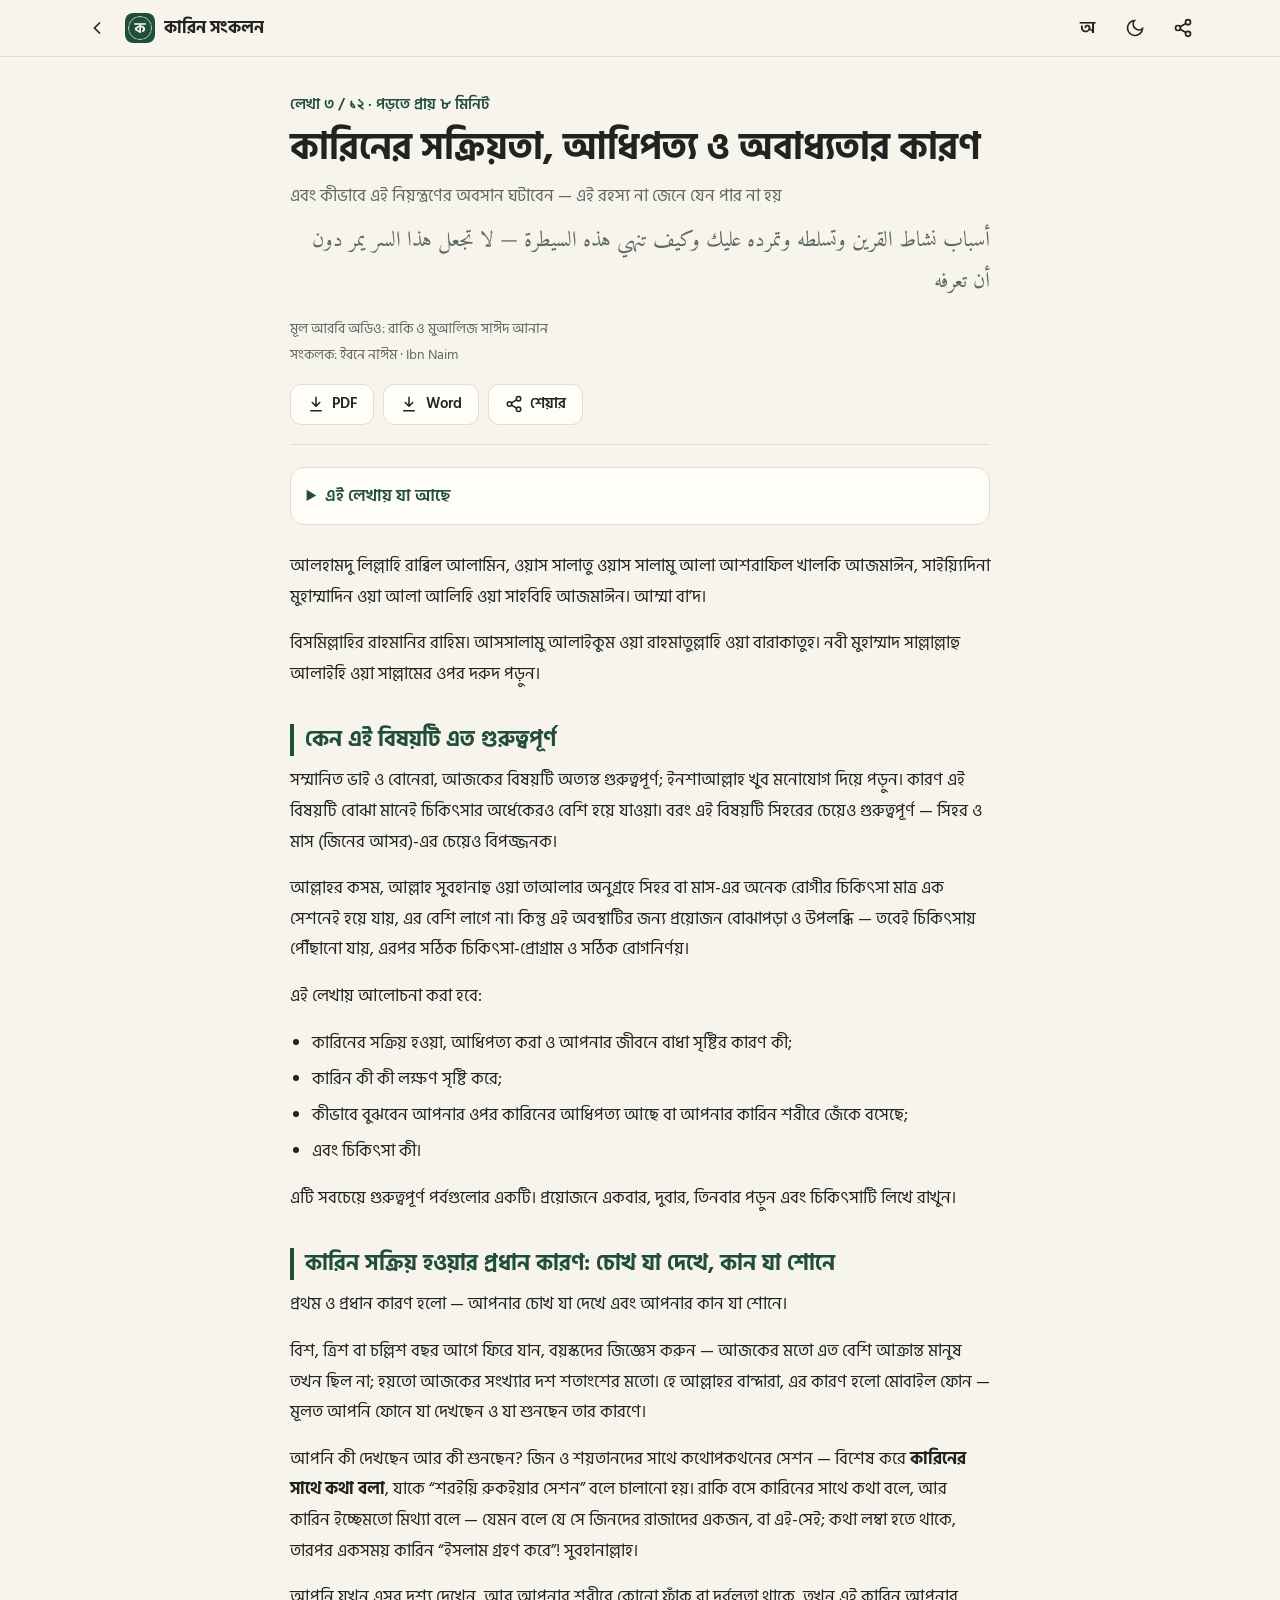
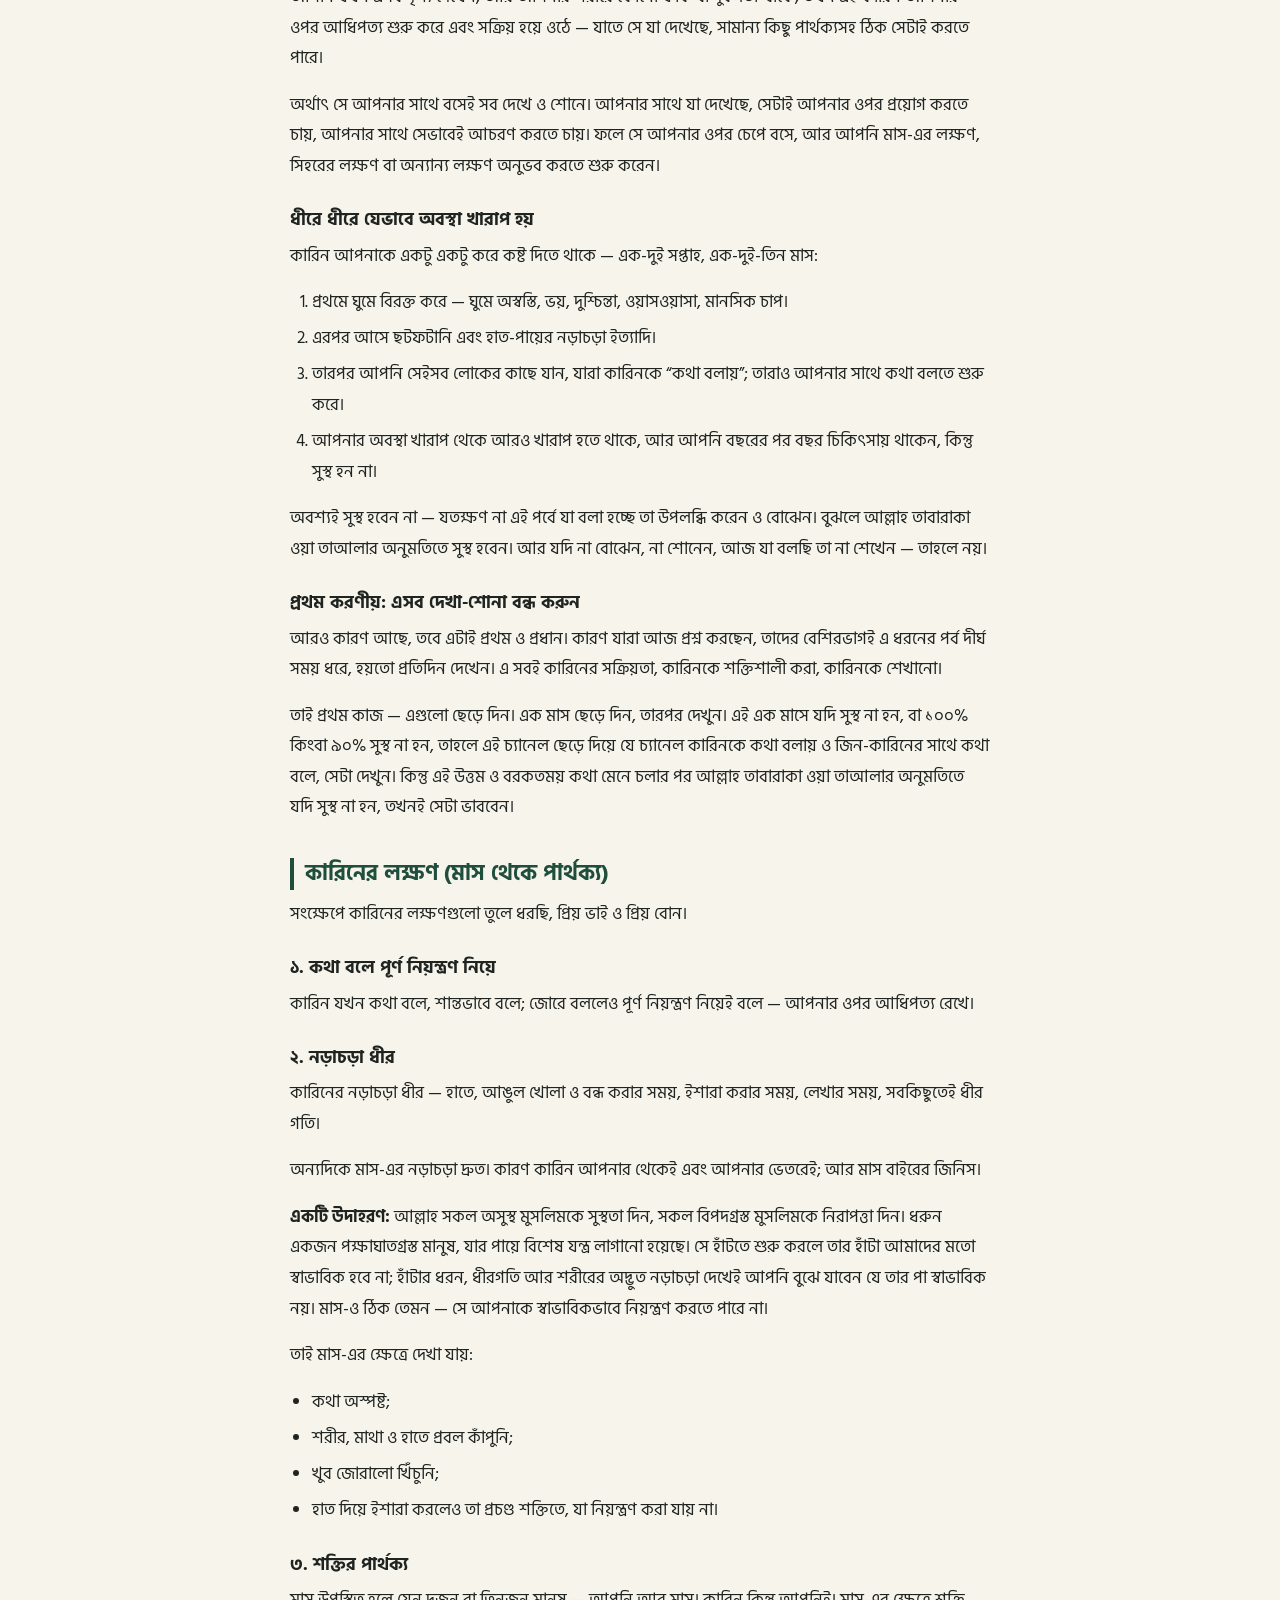
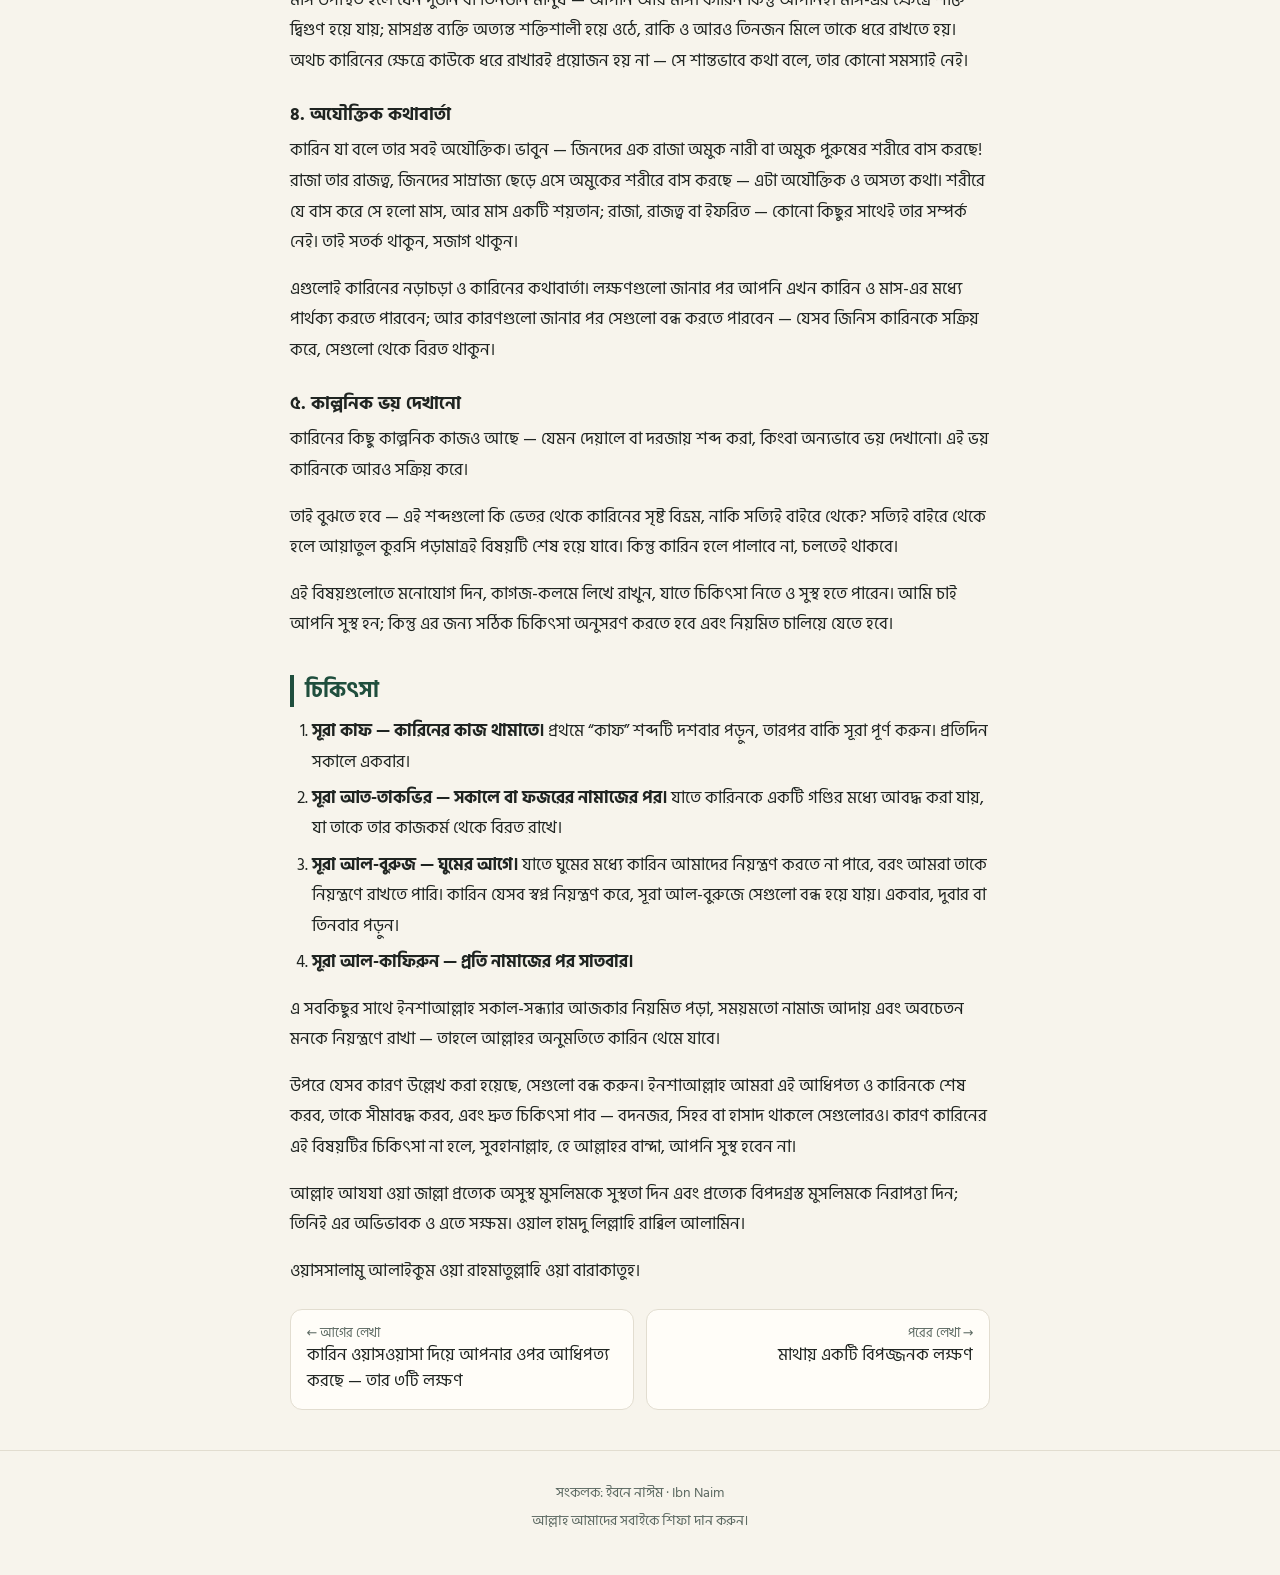
<file: a/qarin-sokriyotar-karon/index.html>
<!doctype html>
<html lang="bn" data-theme="light">
<head>
<meta charset="utf-8">
<meta name="viewport" content="width=device-width, initial-scale=1, viewport-fit=cover">
<title>কারিনের সক্রিয়তা, আধিপত্য ও অবাধ্যতার কারণ — কারিন সংকলন</title>
<meta name="description" content="এবং কীভাবে এই নিয়ন্ত্রণের অবসান ঘটাবেন — এই রহস্য না জেনে যেন পার না হয়">
<meta name="theme-color" content="#1f4e3d">
<meta property="og:title" content="কারিনের সক্রিয়তা, আধিপত্য ও অবাধ্যতার কারণ — কারিন সংকলন">
<meta property="og:description" content="এবং কীভাবে এই নিয়ন্ত্রণের অবসান ঘটাবেন — এই রহস্য না জেনে যেন পার না হয়">
<meta property="og:type" content="article">
<meta property="og:image" content="/icons/icon-512.png">
<link rel="manifest" href="/manifest.webmanifest">
<link rel="icon" href="/icons/favicon-48.png" type="image/png">
<link rel="apple-touch-icon" href="/icons/apple-touch-icon.png">
<meta name="apple-mobile-web-app-capable" content="yes">
<meta name="apple-mobile-web-app-status-bar-style" content="default">
<meta name="apple-mobile-web-app-title" content="কারিন সংকলন">
<link rel="preload" href="/fonts/HindSiliguri-Regular.woff2" as="font" type="font/woff2" crossorigin>
<link rel="stylesheet" href="/assets/style.css?v=72d745506d">
<script>(function(){var t;try{t=localStorage.getItem('theme')}catch(e){}if(!t)t=matchMedia('(prefers-color-scheme: dark)').matches?'dark':'light';document.documentElement.setAttribute('data-theme',t)})()</script>

</head>
<body>
<a class="skip" href="#main">মূল লেখায় যান</a>
<header class="bar"><div class="in">
<a class="ib" href="/" aria-label="মূল পাতা"><svg viewBox="0 0 24 24" fill="none" stroke="currentColor" stroke-width="2" stroke-linecap="round"><path d="M15 18l-6-6 6-6"/></svg></a><a class="brand" href="/"><img src="/icons/icon-192.png" alt="" width="30" height="30"><span>কারিন সংকলন</span></a>
<div class="sp"></div>
<button class="ib" data-act="font" aria-label="লেখার আকার বদলান" title="লেখার আকার">অ</button>
<button class="ib" data-act="theme" aria-label="ডার্ক/লাইট মোড" title="ডার্ক/লাইট মোড"><span class="ic-moon"><svg viewBox="0 0 24 24" fill="none" stroke="currentColor" stroke-width="2" stroke-linecap="round"><path d="M21 12.8A9 9 0 1 1 11.2 3a7 7 0 0 0 9.8 9.8z"/></svg></span><span class="ic-sun"><svg viewBox="0 0 24 24" fill="none" stroke="currentColor" stroke-width="2" stroke-linecap="round"><circle cx="12" cy="12" r="4"/><path d="M12 2v2M12 20v2M4.9 4.9l1.4 1.4M17.7 17.7l1.4 1.4M2 12h2M20 12h2M4.9 19.1l1.4-1.4M17.7 6.3l1.4-1.4"/></svg></span></button>
<button class="ib" data-act="share" aria-label="শেয়ার" title="শেয়ার"><svg viewBox="0 0 24 24" fill="none" stroke="currentColor" stroke-width="2" stroke-linecap="round"><circle cx="18" cy="5" r="3"/><circle cx="6" cy="12" r="3"/><circle cx="18" cy="19" r="3"/><path d="M8.6 13.5l6.8 4M15.4 6.5l-6.8 4"/></svg></button>
</div><div class="progress"></div></header>
<main id="main" class="wrap">
<header class="ahead">
<div class="kick">লেখা ৩ / ১২ · পড়তে প্রায় ৮ মিনিট</div>
<h1>কারিনের সক্রিয়তা, আধিপত্য ও অবাধ্যতার কারণ</h1>
<p class="sub">এবং কীভাবে এই নিয়ন্ত্রণের অবসান ঘটাবেন — এই রহস্য না জেনে যেন পার না হয়</p>
<p class="ar" lang="ar" dir="rtl">أسباب نشاط القرين وتسلطه وتمرده عليك وكيف تنهي هذه السيطرة — لا تجعل هذا السر يمر دون أن تعرفه</p>
<div class="by">মূল আরবি অডিও: রাকি ও মুআলিজ সাঈদ আনান<br>সংকলক: ইবনে নাঈম · Ibn Naim</div>
<div class="btns">
<a class="btn" href="/downloads/qarin-sokriyotar-karon.pdf" download="03 - কারিনের সক্রিয়তার কারণ.pdf"><svg viewBox="0 0 24 24" fill="none" stroke="currentColor" stroke-width="2" stroke-linecap="round"><path d="M12 3v12M7 10l5 5 5-5M5 21h14"/></svg> PDF</a>
<a class="btn" href="/downloads/qarin-sokriyotar-karon.docx" download="03 - কারিনের সক্রিয়তার কারণ.docx"><svg viewBox="0 0 24 24" fill="none" stroke="currentColor" stroke-width="2" stroke-linecap="round"><path d="M12 3v12M7 10l5 5 5-5M5 21h14"/></svg> Word</a>
<button class="btn" data-act="share"><svg viewBox="0 0 24 24" fill="none" stroke="currentColor" stroke-width="2" stroke-linecap="round"><circle cx="18" cy="5" r="3"/><circle cx="6" cy="12" r="3"/><circle cx="18" cy="19" r="3"/><path d="M8.6 13.5l6.8 4M15.4 6.5l-6.8 4"/></svg> শেয়ার</button>
</div>
</header>
<details class="toc"><summary>এই লেখায় যা আছে</summary><ol><li><a href="#কন-এই-বষযট-এত-গরতবপরণ">কেন এই বিষয়টি এত গুরুত্বপূর্ণ</a></li><li><a href="#করন-সকরয-হওযর-পরধন-করণ-চখ-য-দখ-কন-য-শন">কারিন সক্রিয় হওয়ার প্রধান কারণ: চোখ যা দেখে, কান যা শোনে</a></li><li><a href="#করনর-লকষণ-মস-থক-পরথকয">কারিনের লক্ষণ (মাস থেকে পার্থক্য)</a></li><li><a href="#চকৎস">চিকিৎসা</a></li></ol></details>
<article class="prose">
<p>আলহামদু লিল্লাহি রাব্বিল আলামিন, ওয়াস সালাতু ওয়াস সালামু আলা আশরাফিল খালকি আজমাঈন, সাইয়্যিদিনা মুহাম্মাদিন ওয়া আলা আলিহি ওয়া সাহবিহি আজমাঈন। আম্মা বা’দ।</p>
<p>বিসমিল্লাহির রাহমানির রাহিম। আসসালামু আলাইকুম ওয়া রাহমাতুল্লাহি ওয়া বারাকাতুহ। নবী মুহাম্মাদ সাল্লাল্লাহু আলাইহি ওয়া সাল্লামের ওপর দরুদ পড়ুন।</p>
<h2 id="কন-এই-বষযট-এত-গরতবপরণ">কেন এই বিষয়টি এত গুরুত্বপূর্ণ</h2>
<p>সম্মানিত ভাই ও বোনেরা, আজকের বিষয়টি অত্যন্ত গুরুত্বপূর্ণ; ইনশাআল্লাহ খুব মনোযোগ দিয়ে পড়ুন। কারণ এই বিষয়টি বোঝা মানেই চিকিৎসার অর্ধেকেরও বেশি হয়ে যাওয়া। বরং এই বিষয়টি সিহরের চেয়েও গুরুত্বপূর্ণ — সিহর ও মাস (জিনের আসর)-এর চেয়েও বিপজ্জনক।</p>
<p>আল্লাহর কসম, আল্লাহ সুবহানাহু ওয়া তাআলার অনুগ্রহে সিহর বা মাস-এর অনেক রোগীর চিকিৎসা মাত্র এক সেশনেই হয়ে যায়, এর বেশি লাগে না। কিন্তু এই অবস্থাটির জন্য প্রয়োজন বোঝাপড়া ও উপলব্ধি — তবেই চিকিৎসায় পৌঁছানো যায়, এরপর সঠিক চিকিৎসা-প্রোগ্রাম ও সঠিক রোগনির্ণয়।</p>
<p>এই লেখায় আলোচনা করা হবে:</p>
<ul>
<li>কারিনের সক্রিয় হওয়া, আধিপত্য করা ও আপনার জীবনে বাধা সৃষ্টির কারণ কী;</li>
<li>কারিন কী কী লক্ষণ সৃষ্টি করে;</li>
<li>কীভাবে বুঝবেন আপনার ওপর কারিনের আধিপত্য আছে বা আপনার কারিন শরীরে জেঁকে বসেছে;</li>
<li>এবং চিকিৎসা কী।</li>
</ul>
<p>এটি সবচেয়ে গুরুত্বপূর্ণ পর্বগুলোর একটি। প্রয়োজনে একবার, দুবার, তিনবার পড়ুন এবং চিকিৎসাটি লিখে রাখুন।</p>
<h2 id="করন-সকরয-হওযর-পরধন-করণ-চখ-য-দখ-কন-য-শন">কারিন সক্রিয় হওয়ার প্রধান কারণ: চোখ যা দেখে, কান যা শোনে</h2>
<p>প্রথম ও প্রধান কারণ হলো — আপনার চোখ যা দেখে এবং আপনার কান যা শোনে।</p>
<p>বিশ, ত্রিশ বা চল্লিশ বছর আগে ফিরে যান, বয়স্কদের জিজ্ঞেস করুন — আজকের মতো এত বেশি আক্রান্ত মানুষ তখন ছিল না; হয়তো আজকের সংখ্যার দশ শতাংশের মতো। হে আল্লাহর বান্দারা, এর কারণ হলো মোবাইল ফোন — মূলত আপনি ফোনে যা দেখছেন ও যা শুনছেন তার কারণে।</p>
<p>আপনি কী দেখছেন আর কী শুনছেন? জিন ও শয়তানদের সাথে কথোপকথনের সেশন — বিশেষ করে <strong>কারিনের সাথে কথা বলা</strong>, যাকে “শরইয়ি রুকইয়ার সেশন” বলে চালানো হয়। রাকি বসে কারিনের সাথে কথা বলে, আর কারিন ইচ্ছেমতো মিথ্যা বলে — যেমন বলে যে সে জিনদের রাজাদের একজন, বা এই-সেই; কথা লম্বা হতে থাকে, তারপর একসময় কারিন “ইসলাম গ্রহণ করে”! সুবহানাল্লাহ।</p>
<p>আপনি যখন এসব দৃশ্য দেখেন, আর আপনার শরীরে কোনো ফাঁক বা দুর্বলতা থাকে, তখন এই কারিন আপনার ওপর আধিপত্য শুরু করে এবং সক্রিয় হয়ে ওঠে — যাতে সে যা দেখেছে, সামান্য কিছু পার্থক্যসহ ঠিক সেটাই করতে পারে।</p>
<p>অর্থাৎ সে আপনার সাথে বসেই সব দেখে ও শোনে। আপনার সাথে যা দেখেছে, সেটাই আপনার ওপর প্রয়োগ করতে চায়, আপনার সাথে সেভাবেই আচরণ করতে চায়। ফলে সে আপনার ওপর চেপে বসে, আর আপনি মাস-এর লক্ষণ, সিহরের লক্ষণ বা অন্যান্য লক্ষণ অনুভব করতে শুরু করেন।</p>
<h3 id="ধর-ধর-যভব-অবসথ-খরপ-হয">ধীরে ধীরে যেভাবে অবস্থা খারাপ হয়</h3>
<p>কারিন আপনাকে একটু একটু করে কষ্ট দিতে থাকে — এক-দুই সপ্তাহ, এক-দুই-তিন মাস:</p>
<ol type="1">
<li>প্রথমে ঘুমে বিরক্ত করে — ঘুমে অস্বস্তি, ভয়, দুশ্চিন্তা, ওয়াসওয়াসা, মানসিক চাপ।</li>
<li>এরপর আসে ছটফটানি এবং হাত-পায়ের নড়াচড়া ইত্যাদি।</li>
<li>তারপর আপনি সেইসব লোকের কাছে যান, যারা কারিনকে “কথা বলায়”; তারাও আপনার সাথে কথা বলতে শুরু করে।</li>
<li>আপনার অবস্থা খারাপ থেকে আরও খারাপ হতে থাকে, আর আপনি বছরের পর বছর চিকিৎসায় থাকেন, কিন্তু সুস্থ হন না।</li>
</ol>
<p>অবশ্যই সুস্থ হবেন না — যতক্ষণ না এই পর্বে যা বলা হচ্ছে তা উপলব্ধি করেন ও বোঝেন। বুঝলে আল্লাহ তাবারাকা ওয়া তাআলার অনুমতিতে সুস্থ হবেন। আর যদি না বোঝেন, না শোনেন, আজ যা বলছি তা না শেখেন — তাহলে নয়।</p>
<h3 id="পরথম-করণয-এসব-দখ-শন-বনধ-করন">প্রথম করণীয়: এসব দেখা-শোনা বন্ধ করুন</h3>
<p>আরও কারণ আছে, তবে এটাই প্রথম ও প্রধান। কারণ যারা আজ প্রশ্ন করছেন, তাদের বেশিরভাগই এ ধরনের পর্ব দীর্ঘ সময় ধরে, হয়তো প্রতিদিন দেখেন। এ সবই কারিনের সক্রিয়তা, কারিনকে শক্তিশালী করা, কারিনকে শেখানো।</p>
<p>তাই প্রথম কাজ — এগুলো ছেড়ে দিন। এক মাস ছেড়ে দিন, তারপর দেখুন। এই এক মাসে যদি সুস্থ না হন, বা ১০০% কিংবা ৯০% সুস্থ না হন, তাহলে এই চ্যানেল ছেড়ে দিয়ে যে চ্যানেল কারিনকে কথা বলায় ও জিন-কারিনের সাথে কথা বলে, সেটা দেখুন। কিন্তু এই উত্তম ও বরকতময় কথা মেনে চলার পর আল্লাহ তাবারাকা ওয়া তাআলার অনুমতিতে যদি সুস্থ না হন, তখনই সেটা ভাববেন।</p>
<h2 id="করনর-লকষণ-মস-থক-পরথকয">কারিনের লক্ষণ (মাস থেকে পার্থক্য)</h2>
<p>সংক্ষেপে কারিনের লক্ষণগুলো তুলে ধরছি, প্রিয় ভাই ও প্রিয় বোন।</p>
<h3 id="কথ-বল-পরণ-নযনতরণ-নয">১. কথা বলে পূর্ণ নিয়ন্ত্রণ নিয়ে</h3>
<p>কারিন যখন কথা বলে, শান্তভাবে বলে; জোরে বললেও পূর্ণ নিয়ন্ত্রণ নিয়েই বলে — আপনার ওপর আধিপত্য রেখে।</p>
<h3 id="নডচড-ধর">২. নড়াচড়া ধীর</h3>
<p>কারিনের নড়াচড়া ধীর — হাতে, আঙুল খোলা ও বন্ধ করার সময়, ইশারা করার সময়, লেখার সময়, সবকিছুতেই ধীর গতি।</p>
<p>অন্যদিকে মাস-এর নড়াচড়া দ্রুত। কারণ কারিন আপনার থেকেই এবং আপনার ভেতরেই; আর মাস বাইরের জিনিস।</p>
<p><strong>একটি উদাহরণ:</strong> আল্লাহ সকল অসুস্থ মুসলিমকে সুস্থতা দিন, সকল বিপদগ্রস্ত মুসলিমকে নিরাপত্তা দিন। ধরুন একজন পক্ষাঘাতগ্রস্ত মানুষ, যার পায়ে বিশেষ যন্ত্র লাগানো হয়েছে। সে হাঁটতে শুরু করলে তার হাঁটা আমাদের মতো স্বাভাবিক হবে না; হাঁটার ধরন, ধীরগতি আর শরীরের অদ্ভুত নড়াচড়া দেখেই আপনি বুঝে যাবেন যে তার পা স্বাভাবিক নয়। মাস-ও ঠিক তেমন — সে আপনাকে স্বাভাবিকভাবে নিয়ন্ত্রণ করতে পারে না।</p>
<p>তাই মাস-এর ক্ষেত্রে দেখা যায়:</p>
<ul>
<li>কথা অস্পষ্ট;</li>
<li>শরীর, মাথা ও হাতে প্রবল কাঁপুনি;</li>
<li>খুব জোরালো খিঁচুনি;</li>
<li>হাত দিয়ে ইশারা করলেও তা প্রচণ্ড শক্তিতে, যা নিয়ন্ত্রণ করা যায় না।</li>
</ul>
<h3 id="শকতর-পরথকয">৩. শক্তির পার্থক্য</h3>
<p>মাস উপস্থিত হলে যেন দুজন বা তিনজন মানুষ — আপনি আর মাস। কারিন কিন্তু আপনিই। মাস-এর ক্ষেত্রে শক্তি দ্বিগুণ হয়ে যায়; মাসগ্রস্ত ব্যক্তি অত্যন্ত শক্তিশালী হয়ে ওঠে, রাকি ও আরও তিনজন মিলে তাকে ধরে রাখতে হয়। অথচ কারিনের ক্ষেত্রে কাউকে ধরে রাখারই প্রয়োজন হয় না — সে শান্তভাবে কথা বলে, তার কোনো সমস্যাই নেই।</p>
<h3 id="অযকতক-কথবরত">৪. অযৌক্তিক কথাবার্তা</h3>
<p>কারিন যা বলে তার সবই অযৌক্তিক। ভাবুন — জিনদের এক রাজা অমুক নারী বা অমুক পুরুষের শরীরে বাস করছে! রাজা তার রাজত্ব, জিনদের সাম্রাজ্য ছেড়ে এসে অমুকের শরীরে বাস করছে — এটা অযৌক্তিক ও অসত্য কথা। শরীরে যে বাস করে সে হলো মাস, আর মাস একটি শয়তান; রাজা, রাজত্ব বা ইফরিত — কোনো কিছুর সাথেই তার সম্পর্ক নেই। তাই সতর্ক থাকুন, সজাগ থাকুন।</p>
<p>এগুলোই কারিনের নড়াচড়া ও কারিনের কথাবার্তা। লক্ষণগুলো জানার পর আপনি এখন কারিন ও মাস-এর মধ্যে পার্থক্য করতে পারবেন; আর কারণগুলো জানার পর সেগুলো বন্ধ করতে পারবেন — যেসব জিনিস কারিনকে সক্রিয় করে, সেগুলো থেকে বিরত থাকুন।</p>
<h3 id="কলপনক-ভয-দখন">৫. কাল্পনিক ভয় দেখানো</h3>
<p>কারিনের কিছু কাল্পনিক কাজও আছে — যেমন দেয়ালে বা দরজায় শব্দ করা, কিংবা অন্যভাবে ভয় দেখানো। এই ভয় কারিনকে আরও সক্রিয় করে।</p>
<p>তাই বুঝতে হবে — এই শব্দগুলো কি ভেতর থেকে কারিনের সৃষ্ট বিভ্রম, নাকি সত্যিই বাইরে থেকে? সত্যিই বাইরে থেকে হলে আয়াতুল কুরসি পড়ামাত্রই বিষয়টি শেষ হয়ে যাবে। কিন্তু কারিন হলে পালাবে না, চলতেই থাকবে।</p>
<p>এই বিষয়গুলোতে মনোযোগ দিন, কাগজ-কলমে লিখে রাখুন, যাতে চিকিৎসা নিতে ও সুস্থ হতে পারেন। আমি চাই আপনি সুস্থ হন; কিন্তু এর জন্য সঠিক চিকিৎসা অনুসরণ করতে হবে এবং নিয়মিত চালিয়ে যেতে হবে।</p>
<h2 id="চকৎস">চিকিৎসা</h2>
<ol type="1">
<li><strong>সূরা কাফ — কারিনের কাজ থামাতে।</strong> প্রথমে “কাফ” শব্দটি দশবার পড়ুন, তারপর বাকি সূরা পূর্ণ করুন। প্রতিদিন সকালে একবার।</li>
<li><strong>সূরা আত-তাকভির — সকালে বা ফজরের নামাজের পর।</strong> যাতে কারিনকে একটি গণ্ডির মধ্যে আবদ্ধ করা যায়, যা তাকে তার কাজকর্ম থেকে বিরত রাখে।</li>
<li><strong>সূরা আল-বুরুজ — ঘুমের আগে।</strong> যাতে ঘুমের মধ্যে কারিন আমাদের নিয়ন্ত্রণ করতে না পারে, বরং আমরা তাকে নিয়ন্ত্রণে রাখতে পারি। কারিন যেসব স্বপ্ন নিয়ন্ত্রণ করে, সূরা আল-বুরুজে সেগুলো বন্ধ হয়ে যায়। একবার, দুবার বা তিনবার পড়ুন।</li>
<li><strong>সূরা আল-কাফিরুন — প্রতি নামাজের পর সাতবার।</strong></li>
</ol>
<p>এ সবকিছুর সাথে ইনশাআল্লাহ সকাল-সন্ধ্যার আজকার নিয়মিত পড়া, সময়মতো নামাজ আদায় এবং অবচেতন মনকে নিয়ন্ত্রণে রাখা — তাহলে আল্লাহর অনুমতিতে কারিন থেমে যাবে।</p>
<p>উপরে যেসব কারণ উল্লেখ করা হয়েছে, সেগুলো বন্ধ করুন। ইনশাআল্লাহ আমরা এই আধিপত্য ও কারিনকে শেষ করব, তাকে সীমাবদ্ধ করব, এবং দ্রুত চিকিৎসা পাব — বদনজর, সিহর বা হাসাদ থাকলে সেগুলোরও। কারণ কারিনের এই বিষয়টির চিকিৎসা না হলে, সুবহানাল্লাহ, হে আল্লাহর বান্দা, আপনি সুস্থ হবেন না।</p>
<p>আল্লাহ আযযা ওয়া জাল্লা প্রত্যেক অসুস্থ মুসলিমকে সুস্থতা দিন এবং প্রত্যেক বিপদগ্রস্ত মুসলিমকে নিরাপত্তা দিন; তিনিই এর অভিভাবক ও এতে সক্ষম। ওয়াল হামদু লিল্লাহি রাব্বিল আলামিন।</p>
<p>ওয়াসসালামু আলাইকুম ওয়া রাহমাতুল্লাহি ওয়া বারাকাতুহ।</p>

</article>
<nav class="pn" aria-label="অন্য লেখা"><a href="/a/qarin-wasoasa-3-lokkhon/"><small>← আগের লেখা</small>কারিন ওয়াসওয়াসা দিয়ে আপনার ওপর আধিপত্য করছে — তার ৩টি লক্ষণ</a><a class="next" href="/a/mathay-bipojjonok-lokkhon/"><small>পরের লেখা →</small>মাথায় একটি বিপজ্জনক লক্ষণ</a></nav>
</main>
<footer><div class="wrap">
<p>সংকলক: ইবনে নাঈম · Ibn Naim</p>
<p>আল্লাহ আমাদের সবাইকে শিফা দান করুন।</p>
</div></footer>
<div class="toast" id="toast" role="status" aria-live="polite"></div>
<script src="/assets/app.js?v=72d745506d" defer></script>
</body></html>
</file>
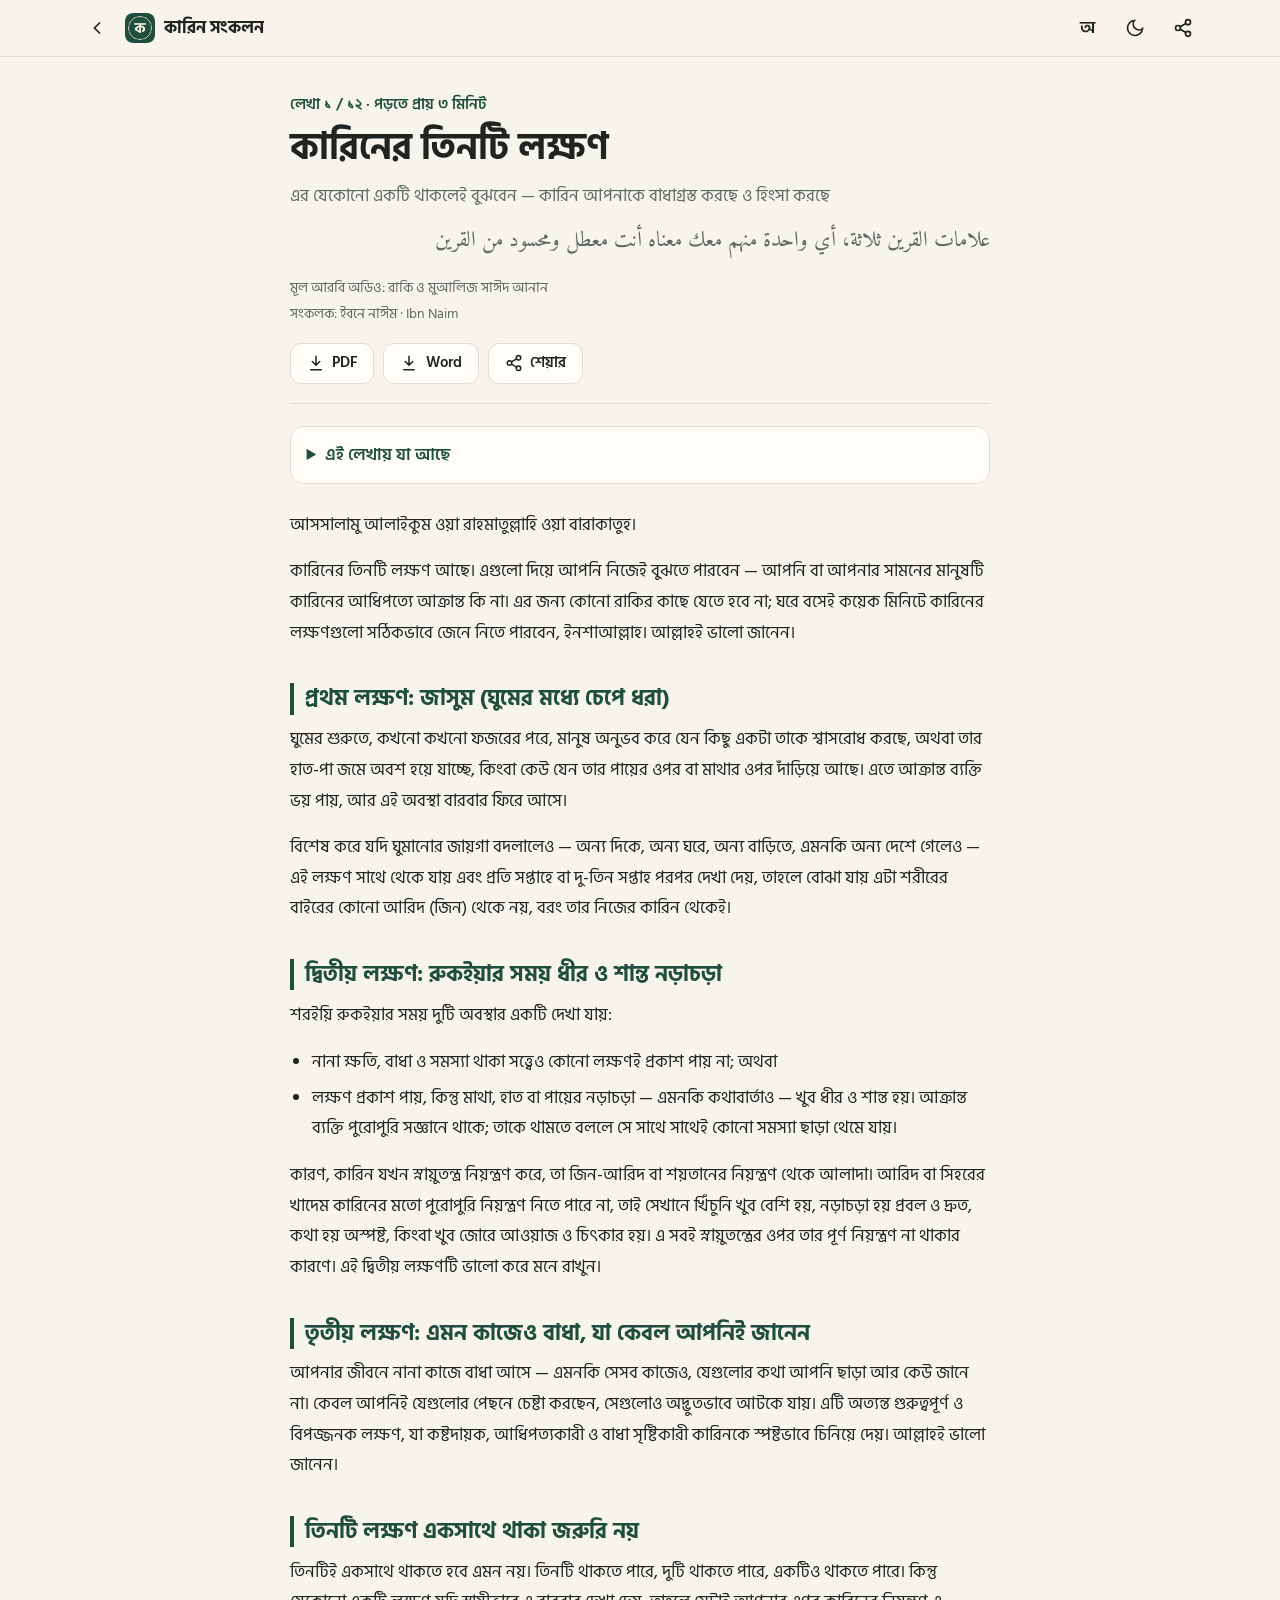
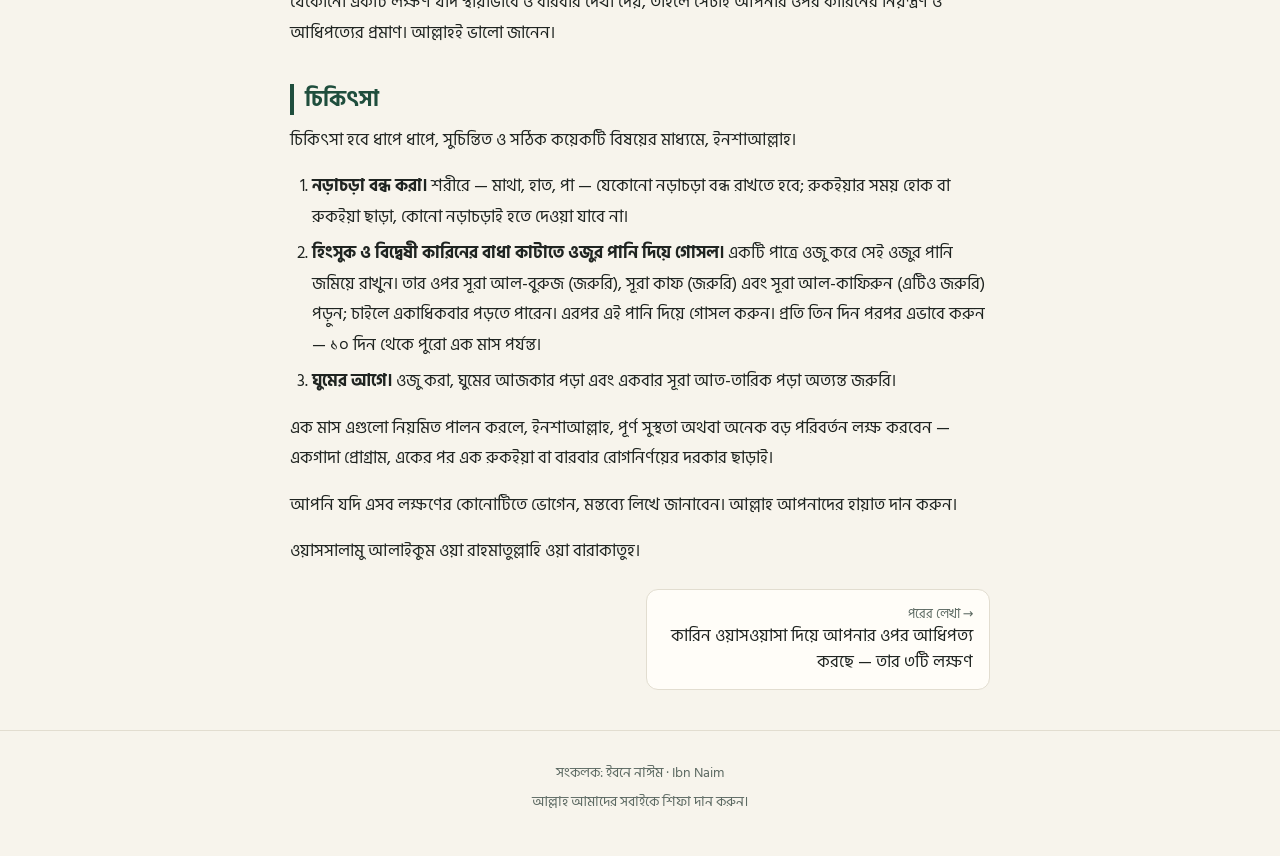
<file: a/qarin-tinti-lokkhon/index.html>
<!doctype html>
<html lang="bn" data-theme="light">
<head>
<meta charset="utf-8">
<meta name="viewport" content="width=device-width, initial-scale=1, viewport-fit=cover">
<title>কারিনের তিনটি লক্ষণ — কারিন সংকলন</title>
<meta name="description" content="এর যেকোনো একটি থাকলেই বুঝবেন — কারিন আপনাকে বাধাগ্রস্ত করছে ও হিংসা করছে">
<meta name="theme-color" content="#1f4e3d">
<meta property="og:title" content="কারিনের তিনটি লক্ষণ — কারিন সংকলন">
<meta property="og:description" content="এর যেকোনো একটি থাকলেই বুঝবেন — কারিন আপনাকে বাধাগ্রস্ত করছে ও হিংসা করছে">
<meta property="og:type" content="article">
<meta property="og:image" content="/icons/icon-512.png">
<link rel="manifest" href="/manifest.webmanifest">
<link rel="icon" href="/icons/favicon-48.png" type="image/png">
<link rel="apple-touch-icon" href="/icons/apple-touch-icon.png">
<meta name="apple-mobile-web-app-capable" content="yes">
<meta name="apple-mobile-web-app-status-bar-style" content="default">
<meta name="apple-mobile-web-app-title" content="কারিন সংকলন">
<link rel="preload" href="/fonts/HindSiliguri-Regular.woff2" as="font" type="font/woff2" crossorigin>
<link rel="stylesheet" href="/assets/style.css?v=72d745506d">
<script>(function(){var t;try{t=localStorage.getItem('theme')}catch(e){}if(!t)t=matchMedia('(prefers-color-scheme: dark)').matches?'dark':'light';document.documentElement.setAttribute('data-theme',t)})()</script>

</head>
<body>
<a class="skip" href="#main">মূল লেখায় যান</a>
<header class="bar"><div class="in">
<a class="ib" href="/" aria-label="মূল পাতা"><svg viewBox="0 0 24 24" fill="none" stroke="currentColor" stroke-width="2" stroke-linecap="round"><path d="M15 18l-6-6 6-6"/></svg></a><a class="brand" href="/"><img src="/icons/icon-192.png" alt="" width="30" height="30"><span>কারিন সংকলন</span></a>
<div class="sp"></div>
<button class="ib" data-act="font" aria-label="লেখার আকার বদলান" title="লেখার আকার">অ</button>
<button class="ib" data-act="theme" aria-label="ডার্ক/লাইট মোড" title="ডার্ক/লাইট মোড"><span class="ic-moon"><svg viewBox="0 0 24 24" fill="none" stroke="currentColor" stroke-width="2" stroke-linecap="round"><path d="M21 12.8A9 9 0 1 1 11.2 3a7 7 0 0 0 9.8 9.8z"/></svg></span><span class="ic-sun"><svg viewBox="0 0 24 24" fill="none" stroke="currentColor" stroke-width="2" stroke-linecap="round"><circle cx="12" cy="12" r="4"/><path d="M12 2v2M12 20v2M4.9 4.9l1.4 1.4M17.7 17.7l1.4 1.4M2 12h2M20 12h2M4.9 19.1l1.4-1.4M17.7 6.3l1.4-1.4"/></svg></span></button>
<button class="ib" data-act="share" aria-label="শেয়ার" title="শেয়ার"><svg viewBox="0 0 24 24" fill="none" stroke="currentColor" stroke-width="2" stroke-linecap="round"><circle cx="18" cy="5" r="3"/><circle cx="6" cy="12" r="3"/><circle cx="18" cy="19" r="3"/><path d="M8.6 13.5l6.8 4M15.4 6.5l-6.8 4"/></svg></button>
</div><div class="progress"></div></header>
<main id="main" class="wrap">
<header class="ahead">
<div class="kick">লেখা ১ / ১২ · পড়তে প্রায় ৩ মিনিট</div>
<h1>কারিনের তিনটি লক্ষণ</h1>
<p class="sub">এর যেকোনো একটি থাকলেই বুঝবেন — কারিন আপনাকে বাধাগ্রস্ত করছে ও হিংসা করছে</p>
<p class="ar" lang="ar" dir="rtl">علامات القرين ثلاثة، أي واحدة منهم معك معناه أنت معطل ومحسود من القرين</p>
<div class="by">মূল আরবি অডিও: রাকি ও মুআলিজ সাঈদ আনান<br>সংকলক: ইবনে নাঈম · Ibn Naim</div>
<div class="btns">
<a class="btn" href="/downloads/qarin-tinti-lokkhon.pdf" download="01 - কারিনের তিনটি লক্ষণ.pdf"><svg viewBox="0 0 24 24" fill="none" stroke="currentColor" stroke-width="2" stroke-linecap="round"><path d="M12 3v12M7 10l5 5 5-5M5 21h14"/></svg> PDF</a>
<a class="btn" href="/downloads/qarin-tinti-lokkhon.docx" download="01 - কারিনের তিনটি লক্ষণ.docx"><svg viewBox="0 0 24 24" fill="none" stroke="currentColor" stroke-width="2" stroke-linecap="round"><path d="M12 3v12M7 10l5 5 5-5M5 21h14"/></svg> Word</a>
<button class="btn" data-act="share"><svg viewBox="0 0 24 24" fill="none" stroke="currentColor" stroke-width="2" stroke-linecap="round"><circle cx="18" cy="5" r="3"/><circle cx="6" cy="12" r="3"/><circle cx="18" cy="19" r="3"/><path d="M8.6 13.5l6.8 4M15.4 6.5l-6.8 4"/></svg> শেয়ার</button>
</div>
</header>
<details class="toc"><summary>এই লেখায় যা আছে</summary><ol><li><a href="#পরথম-লকষণ-জসম-ঘমর-মধয-চপ-ধর">প্রথম লক্ষণ: জাসুম (ঘুমের মধ্যে চেপে ধরা)</a></li><li><a href="#দবতয-লকষণ-রকইযর-সময-ধর-ও-শনত-নডচড">দ্বিতীয় লক্ষণ: রুকইয়ার সময় ধীর ও শান্ত নড়াচড়া</a></li><li><a href="#ততয-লকষণ-এমন-কজও-বধ-য-কবল-আপনই-জনন">তৃতীয় লক্ষণ: এমন কাজেও বাধা, যা কেবল আপনিই জানেন</a></li><li><a href="#তনট-লকষণ-একসথ-থক-জরর-নয">তিনটি লক্ষণ একসাথে থাকা জরুরি নয়</a></li><li><a href="#চকৎস">চিকিৎসা</a></li></ol></details>
<article class="prose">
<p>আসসালামু আলাইকুম ওয়া রাহমাতুল্লাহি ওয়া বারাকাতুহ।</p>
<p>কারিনের তিনটি লক্ষণ আছে। এগুলো দিয়ে আপনি নিজেই বুঝতে পারবেন — আপনি বা আপনার সামনের মানুষটি কারিনের আধিপত্যে আক্রান্ত কি না। এর জন্য কোনো রাকির কাছে যেতে হবে না; ঘরে বসেই কয়েক মিনিটে কারিনের লক্ষণগুলো সঠিকভাবে জেনে নিতে পারবেন, ইনশাআল্লাহ। আল্লাহই ভালো জানেন।</p>
<h2 id="পরথম-লকষণ-জসম-ঘমর-মধয-চপ-ধর">প্রথম লক্ষণ: জাসুম (ঘুমের মধ্যে চেপে ধরা)</h2>
<p>ঘুমের শুরুতে, কখনো কখনো ফজরের পরে, মানুষ অনুভব করে যেন কিছু একটা তাকে শ্বাসরোধ করছে, অথবা তার হাত-পা জমে অবশ হয়ে যাচ্ছে, কিংবা কেউ যেন তার পায়ের ওপর বা মাথার ওপর দাঁড়িয়ে আছে। এতে আক্রান্ত ব্যক্তি ভয় পায়, আর এই অবস্থা বারবার ফিরে আসে।</p>
<p>বিশেষ করে যদি ঘুমানোর জায়গা বদলালেও — অন্য দিকে, অন্য ঘরে, অন্য বাড়িতে, এমনকি অন্য দেশে গেলেও — এই লক্ষণ সাথে থেকে যায় এবং প্রতি সপ্তাহে বা দু-তিন সপ্তাহ পরপর দেখা দেয়, তাহলে বোঝা যায় এটা শরীরের বাইরের কোনো আরিদ (জিন) থেকে নয়, বরং তার নিজের কারিন থেকেই।</p>
<h2 id="দবতয-লকষণ-রকইযর-সময-ধর-ও-শনত-নডচড">দ্বিতীয় লক্ষণ: রুকইয়ার সময় ধীর ও শান্ত নড়াচড়া</h2>
<p>শরইয়ি রুকইয়ার সময় দুটি অবস্থার একটি দেখা যায়:</p>
<ul>
<li>নানা ক্ষতি, বাধা ও সমস্যা থাকা সত্ত্বেও কোনো লক্ষণই প্রকাশ পায় না; অথবা</li>
<li>লক্ষণ প্রকাশ পায়, কিন্তু মাথা, হাত বা পায়ের নড়াচড়া — এমনকি কথাবার্তাও — খুব ধীর ও শান্ত হয়। আক্রান্ত ব্যক্তি পুরোপুরি সজ্ঞানে থাকে; তাকে থামতে বললে সে সাথে সাথেই কোনো সমস্যা ছাড়া থেমে যায়।</li>
</ul>
<p>কারণ, কারিন যখন স্নায়ুতন্ত্র নিয়ন্ত্রণ করে, তা জিন-আরিদ বা শয়তানের নিয়ন্ত্রণ থেকে আলাদা। আরিদ বা সিহরের খাদেম কারিনের মতো পুরোপুরি নিয়ন্ত্রণ নিতে পারে না, তাই সেখানে খিঁচুনি খুব বেশি হয়, নড়াচড়া হয় প্রবল ও দ্রুত, কথা হয় অস্পষ্ট, কিংবা খুব জোরে আওয়াজ ও চিৎকার হয়। এ সবই স্নায়ুতন্ত্রের ওপর তার পূর্ণ নিয়ন্ত্রণ না থাকার কারণে। এই দ্বিতীয় লক্ষণটি ভালো করে মনে রাখুন।</p>
<h2 id="ততয-লকষণ-এমন-কজও-বধ-য-কবল-আপনই-জনন">তৃতীয় লক্ষণ: এমন কাজেও বাধা, যা কেবল আপনিই জানেন</h2>
<p>আপনার জীবনে নানা কাজে বাধা আসে — এমনকি সেসব কাজেও, যেগুলোর কথা আপনি ছাড়া আর কেউ জানে না। কেবল আপনিই যেগুলোর পেছনে চেষ্টা করছেন, সেগুলোও অদ্ভুতভাবে আটকে যায়। এটি অত্যন্ত গুরুত্বপূর্ণ ও বিপজ্জনক লক্ষণ, যা কষ্টদায়ক, আধিপত্যকারী ও বাধা সৃষ্টিকারী কারিনকে স্পষ্টভাবে চিনিয়ে দেয়। আল্লাহই ভালো জানেন।</p>
<h2 id="তনট-লকষণ-একসথ-থক-জরর-নয">তিনটি লক্ষণ একসাথে থাকা জরুরি নয়</h2>
<p>তিনটিই একসাথে থাকতে হবে এমন নয়। তিনটি থাকতে পারে, দুটি থাকতে পারে, একটিও থাকতে পারে। কিন্তু যেকোনো একটি লক্ষণ যদি স্থায়ীভাবে ও বারবার দেখা দেয়, তাহলে সেটাই আপনার ওপর কারিনের নিয়ন্ত্রণ ও আধিপত্যের প্রমাণ। আল্লাহই ভালো জানেন।</p>
<h2 id="চকৎস">চিকিৎসা</h2>
<p>চিকিৎসা হবে ধাপে ধাপে, সুচিন্তিত ও সঠিক কয়েকটি বিষয়ের মাধ্যমে, ইনশাআল্লাহ।</p>
<ol type="1">
<li><strong>নড়াচড়া বন্ধ করা।</strong> শরীরে — মাথা, হাত, পা — যেকোনো নড়াচড়া বন্ধ রাখতে হবে; রুকইয়ার সময় হোক বা রুকইয়া ছাড়া, কোনো নড়াচড়াই হতে দেওয়া যাবে না।</li>
<li><strong>হিংসুক ও বিদ্বেষী কারিনের বাধা কাটাতে ওজুর পানি দিয়ে গোসল।</strong> একটি পাত্রে ওজু করে সেই ওজুর পানি জমিয়ে রাখুন। তার ওপর সূরা আল-বুরুজ (জরুরি), সূরা কাফ (জরুরি) এবং সূরা আল-কাফিরুন (এটিও জরুরি) পড়ুন; চাইলে একাধিকবার পড়তে পারেন। এরপর এই পানি দিয়ে গোসল করুন। প্রতি তিন দিন পরপর এভাবে করুন — ১০ দিন থেকে পুরো এক মাস পর্যন্ত।</li>
<li><strong>ঘুমের আগে।</strong> ওজু করা, ঘুমের আজকার পড়া এবং একবার সূরা আত-তারিক পড়া অত্যন্ত জরুরি।</li>
</ol>
<p>এক মাস এগুলো নিয়মিত পালন করলে, ইনশাআল্লাহ, পূর্ণ সুস্থতা অথবা অনেক বড় পরিবর্তন লক্ষ করবেন — একগাদা প্রোগ্রাম, একের পর এক রুকইয়া বা বারবার রোগনির্ণয়ের দরকার ছাড়াই।</p>
<p>আপনি যদি এসব লক্ষণের কোনোটিতে ভোগেন, মন্তব্যে লিখে জানাবেন। আল্লাহ আপনাদের হায়াত দান করুন।</p>
<p>ওয়াসসালামু আলাইকুম ওয়া রাহমাতুল্লাহি ওয়া বারাকাতুহ।</p>

</article>
<nav class="pn" aria-label="অন্য লেখা"><a class="next" href="/a/qarin-wasoasa-3-lokkhon/"><small>পরের লেখা →</small>কারিন ওয়াসওয়াসা দিয়ে আপনার ওপর আধিপত্য করছে — তার ৩টি লক্ষণ</a></nav>
</main>
<footer><div class="wrap">
<p>সংকলক: ইবনে নাঈম · Ibn Naim</p>
<p>আল্লাহ আমাদের সবাইকে শিফা দান করুন।</p>
</div></footer>
<div class="toast" id="toast" role="status" aria-live="polite"></div>
<script src="/assets/app.js?v=72d745506d" defer></script>
</body></html>
</file>
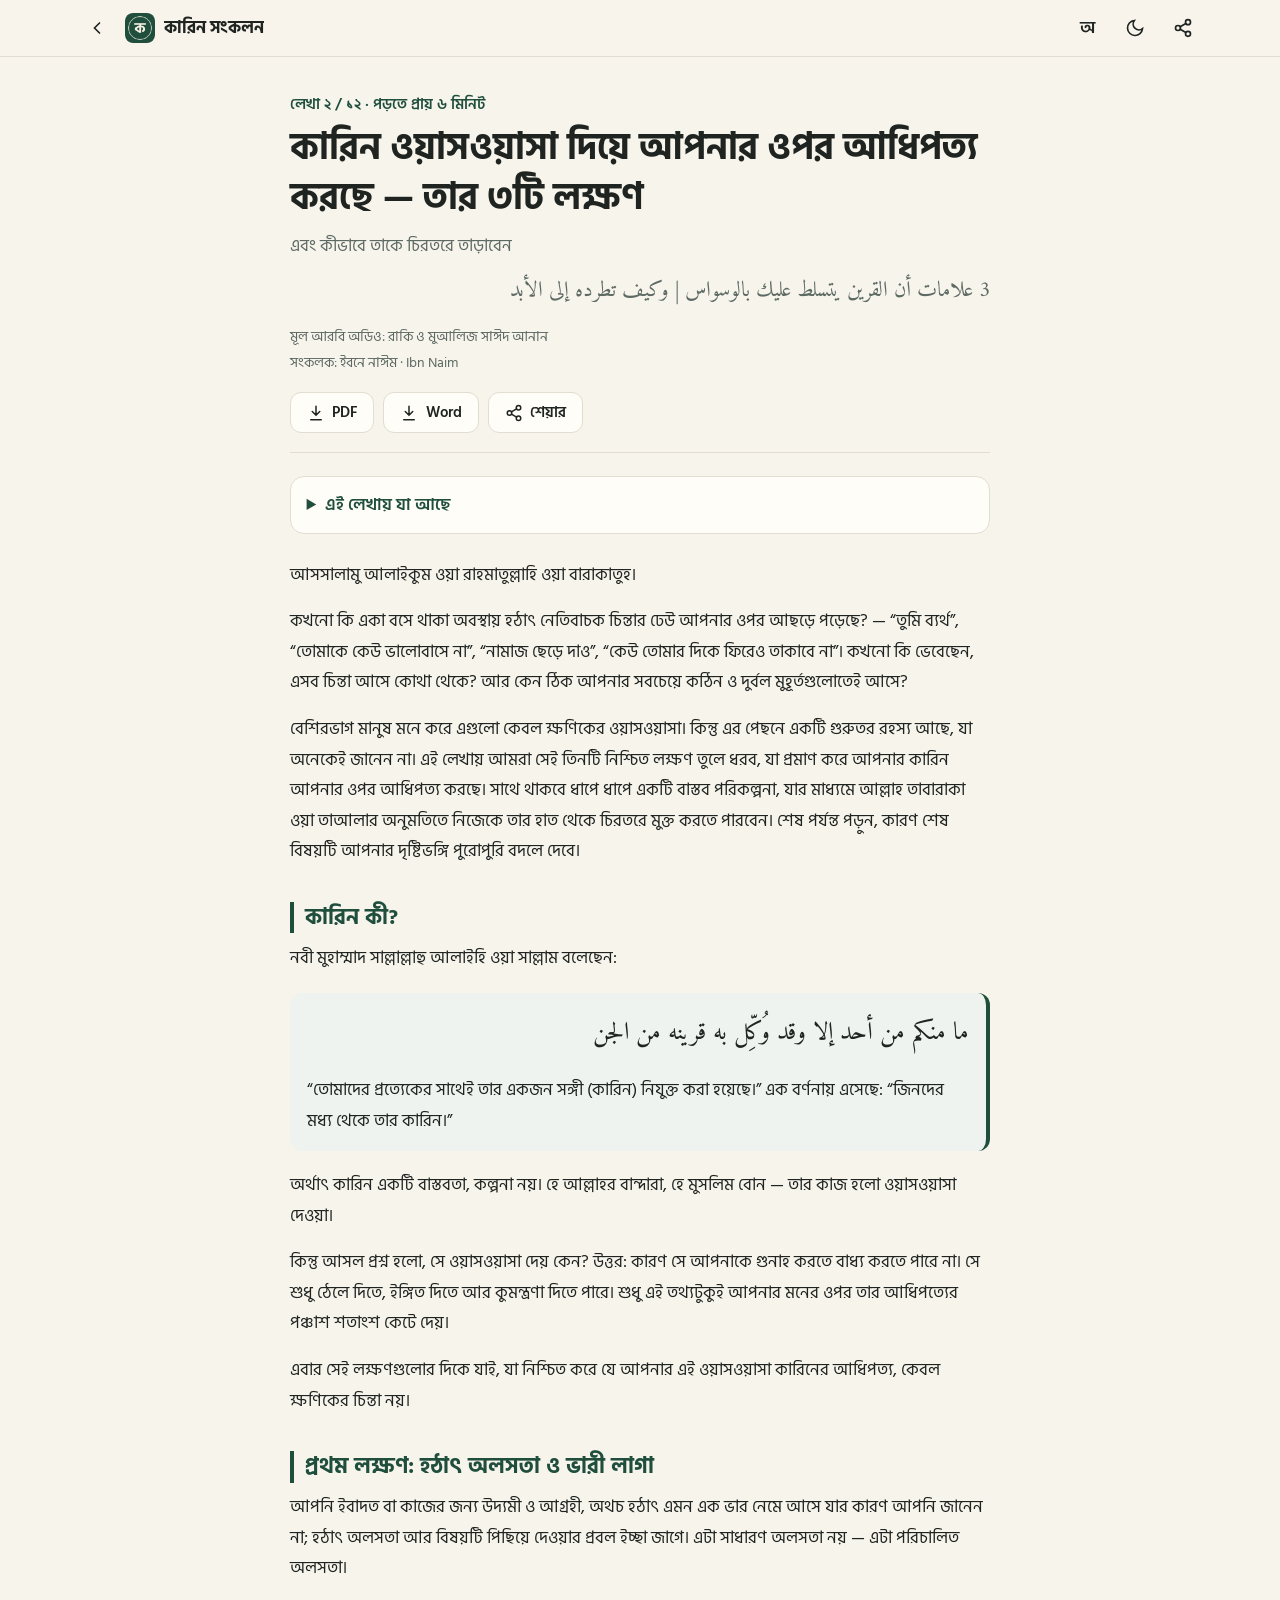
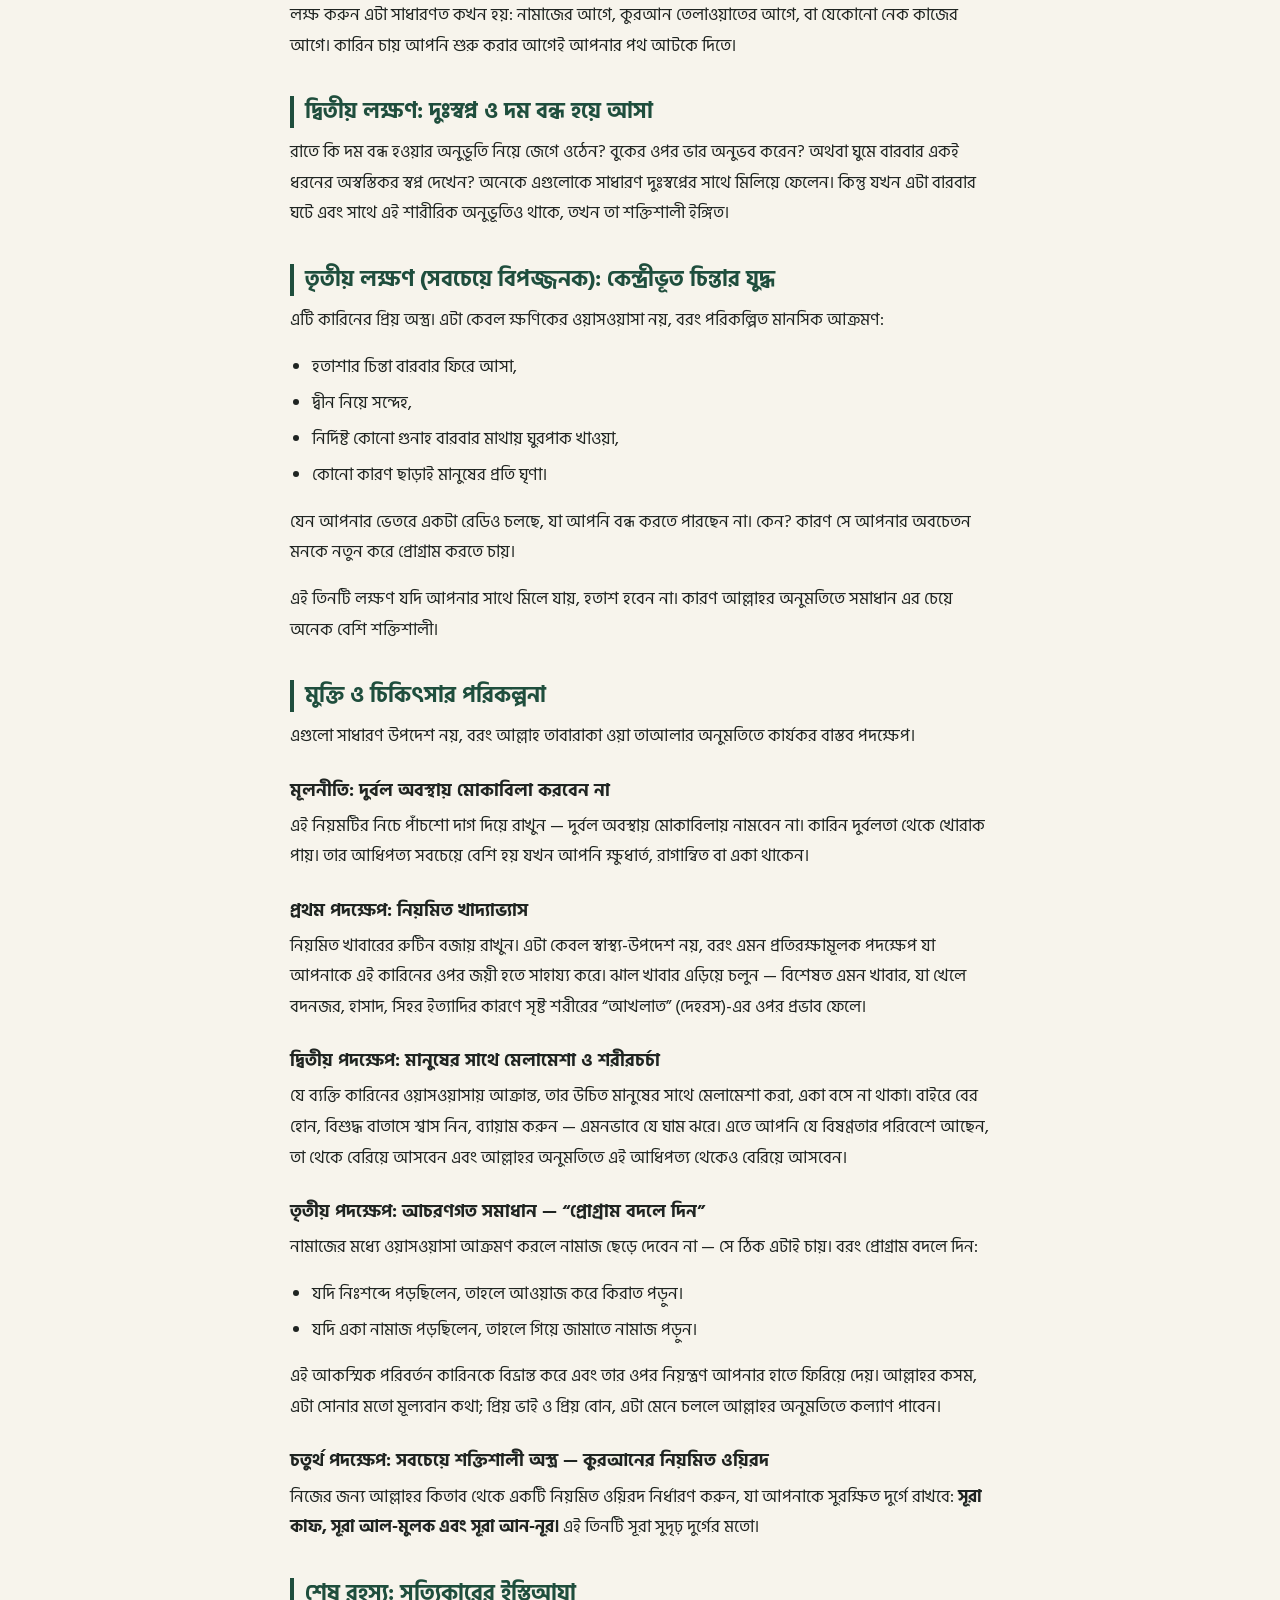
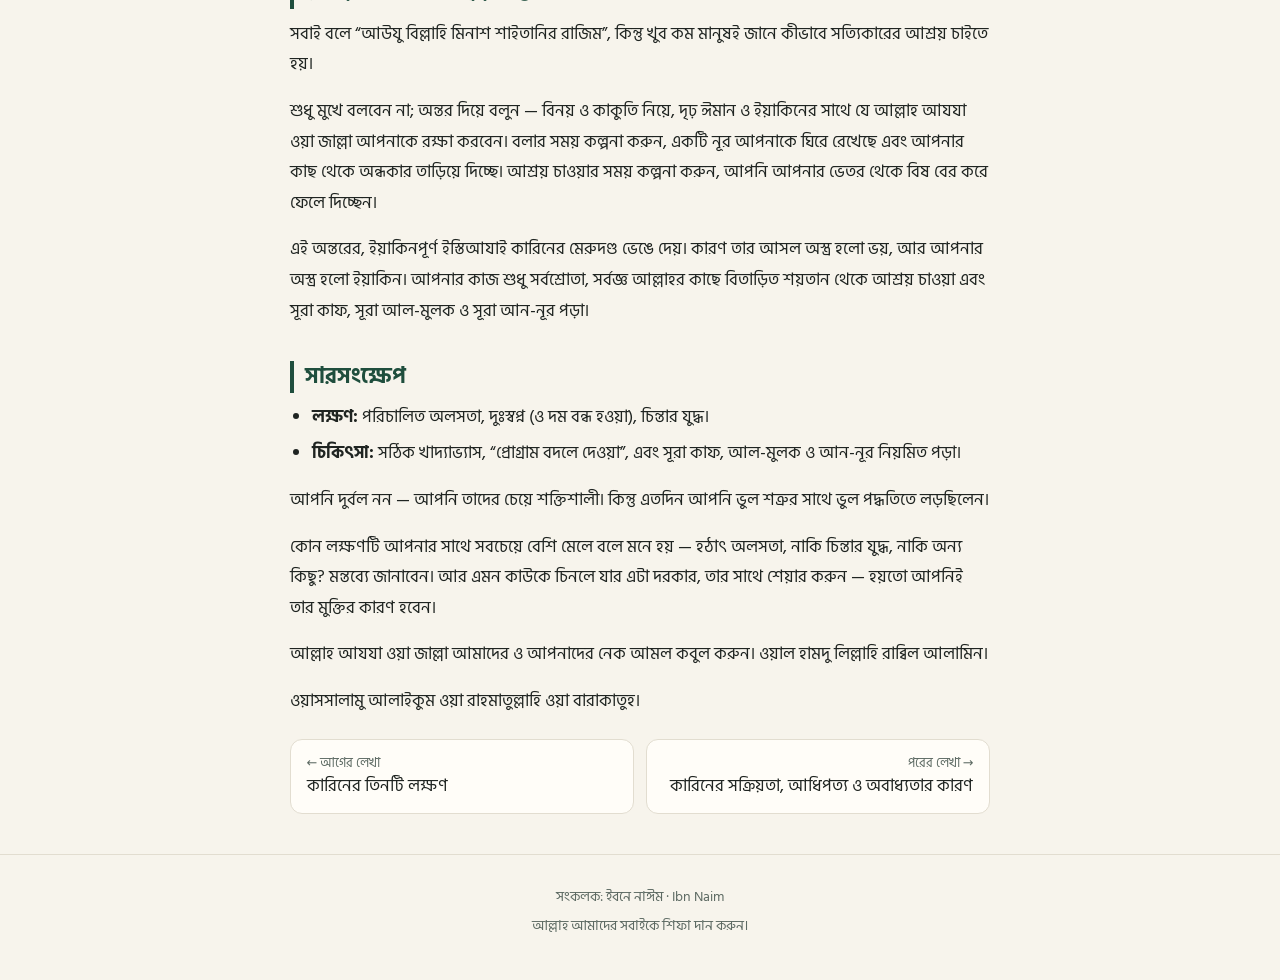
<file: a/qarin-wasoasa-3-lokkhon/index.html>
<!doctype html>
<html lang="bn" data-theme="light">
<head>
<meta charset="utf-8">
<meta name="viewport" content="width=device-width, initial-scale=1, viewport-fit=cover">
<title>কারিন ওয়াসওয়াসা দিয়ে আপনার ওপর আধিপত্য করছে — তার ৩টি লক্ষণ — কারিন সংকলন</title>
<meta name="description" content="এবং কীভাবে তাকে চিরতরে তাড়াবেন">
<meta name="theme-color" content="#1f4e3d">
<meta property="og:title" content="কারিন ওয়াসওয়াসা দিয়ে আপনার ওপর আধিপত্য করছে — তার ৩টি লক্ষণ — কারিন সংকলন">
<meta property="og:description" content="এবং কীভাবে তাকে চিরতরে তাড়াবেন">
<meta property="og:type" content="article">
<meta property="og:image" content="/icons/icon-512.png">
<link rel="manifest" href="/manifest.webmanifest">
<link rel="icon" href="/icons/favicon-48.png" type="image/png">
<link rel="apple-touch-icon" href="/icons/apple-touch-icon.png">
<meta name="apple-mobile-web-app-capable" content="yes">
<meta name="apple-mobile-web-app-status-bar-style" content="default">
<meta name="apple-mobile-web-app-title" content="কারিন সংকলন">
<link rel="preload" href="/fonts/HindSiliguri-Regular.woff2" as="font" type="font/woff2" crossorigin>
<link rel="stylesheet" href="/assets/style.css?v=72d745506d">
<script>(function(){var t;try{t=localStorage.getItem('theme')}catch(e){}if(!t)t=matchMedia('(prefers-color-scheme: dark)').matches?'dark':'light';document.documentElement.setAttribute('data-theme',t)})()</script>

</head>
<body>
<a class="skip" href="#main">মূল লেখায় যান</a>
<header class="bar"><div class="in">
<a class="ib" href="/" aria-label="মূল পাতা"><svg viewBox="0 0 24 24" fill="none" stroke="currentColor" stroke-width="2" stroke-linecap="round"><path d="M15 18l-6-6 6-6"/></svg></a><a class="brand" href="/"><img src="/icons/icon-192.png" alt="" width="30" height="30"><span>কারিন সংকলন</span></a>
<div class="sp"></div>
<button class="ib" data-act="font" aria-label="লেখার আকার বদলান" title="লেখার আকার">অ</button>
<button class="ib" data-act="theme" aria-label="ডার্ক/লাইট মোড" title="ডার্ক/লাইট মোড"><span class="ic-moon"><svg viewBox="0 0 24 24" fill="none" stroke="currentColor" stroke-width="2" stroke-linecap="round"><path d="M21 12.8A9 9 0 1 1 11.2 3a7 7 0 0 0 9.8 9.8z"/></svg></span><span class="ic-sun"><svg viewBox="0 0 24 24" fill="none" stroke="currentColor" stroke-width="2" stroke-linecap="round"><circle cx="12" cy="12" r="4"/><path d="M12 2v2M12 20v2M4.9 4.9l1.4 1.4M17.7 17.7l1.4 1.4M2 12h2M20 12h2M4.9 19.1l1.4-1.4M17.7 6.3l1.4-1.4"/></svg></span></button>
<button class="ib" data-act="share" aria-label="শেয়ার" title="শেয়ার"><svg viewBox="0 0 24 24" fill="none" stroke="currentColor" stroke-width="2" stroke-linecap="round"><circle cx="18" cy="5" r="3"/><circle cx="6" cy="12" r="3"/><circle cx="18" cy="19" r="3"/><path d="M8.6 13.5l6.8 4M15.4 6.5l-6.8 4"/></svg></button>
</div><div class="progress"></div></header>
<main id="main" class="wrap">
<header class="ahead">
<div class="kick">লেখা ২ / ১২ · পড়তে প্রায় ৬ মিনিট</div>
<h1>কারিন ওয়াসওয়াসা দিয়ে আপনার ওপর আধিপত্য করছে — তার ৩টি লক্ষণ</h1>
<p class="sub">এবং কীভাবে তাকে চিরতরে তাড়াবেন</p>
<p class="ar" lang="ar" dir="rtl">3 علامات أن القرين يتسلط عليك بالوسواس | وكيف تطرده إلى الأبد</p>
<div class="by">মূল আরবি অডিও: রাকি ও মুআলিজ সাঈদ আনান<br>সংকলক: ইবনে নাঈম · Ibn Naim</div>
<div class="btns">
<a class="btn" href="/downloads/qarin-wasoasa-3-lokkhon.pdf" download="02 - কারিনের ওয়াসওয়াসার ৩টি লক্ষণ.pdf"><svg viewBox="0 0 24 24" fill="none" stroke="currentColor" stroke-width="2" stroke-linecap="round"><path d="M12 3v12M7 10l5 5 5-5M5 21h14"/></svg> PDF</a>
<a class="btn" href="/downloads/qarin-wasoasa-3-lokkhon.docx" download="02 - কারিনের ওয়াসওয়াসার ৩টি লক্ষণ.docx"><svg viewBox="0 0 24 24" fill="none" stroke="currentColor" stroke-width="2" stroke-linecap="round"><path d="M12 3v12M7 10l5 5 5-5M5 21h14"/></svg> Word</a>
<button class="btn" data-act="share"><svg viewBox="0 0 24 24" fill="none" stroke="currentColor" stroke-width="2" stroke-linecap="round"><circle cx="18" cy="5" r="3"/><circle cx="6" cy="12" r="3"/><circle cx="18" cy="19" r="3"/><path d="M8.6 13.5l6.8 4M15.4 6.5l-6.8 4"/></svg> শেয়ার</button>
</div>
</header>
<details class="toc"><summary>এই লেখায় যা আছে</summary><ol><li><a href="#করন-ক">কারিন কী?</a></li><li><a href="#পরথম-লকষণ-হঠৎ-অলসত-ও-ভর-লগ">প্রথম লক্ষণ: হঠাৎ অলসতা ও ভারী লাগা</a></li><li><a href="#দবতয-লকষণ-দসবপন-ও-দম-বনধ-হয-আস">দ্বিতীয় লক্ষণ: দুঃস্বপ্ন ও দম বন্ধ হয়ে আসা</a></li><li><a href="#ততয-লকষণ-সবচয-বপজজনক-কনদরভত-চনতর-যদধ">তৃতীয় লক্ষণ (সবচেয়ে বিপজ্জনক): কেন্দ্রীভূত চিন্তার যুদ্ধ</a></li><li><a href="#মকত-ও-চকৎসর-পরকলপন">মুক্তি ও চিকিৎসার পরিকল্পনা</a></li><li><a href="#শষ-রহসয-সতযকরর-ইসতআয">শেষ রহস্য: সত্যিকারের ইস্তিআযা</a></li><li><a href="#সরসকষপ">সারসংক্ষেপ</a></li></ol></details>
<article class="prose">
<p>আসসালামু আলাইকুম ওয়া রাহমাতুল্লাহি ওয়া বারাকাতুহ।</p>
<p>কখনো কি একা বসে থাকা অবস্থায় হঠাৎ নেতিবাচক চিন্তার ঢেউ আপনার ওপর আছড়ে পড়েছে? — “তুমি ব্যর্থ”, “তোমাকে কেউ ভালোবাসে না”, “নামাজ ছেড়ে দাও”, “কেউ তোমার দিকে ফিরেও তাকাবে না”। কখনো কি ভেবেছেন, এসব চিন্তা আসে কোথা থেকে? আর কেন ঠিক আপনার সবচেয়ে কঠিন ও দুর্বল মুহূর্তগুলোতেই আসে?</p>
<p>বেশিরভাগ মানুষ মনে করে এগুলো কেবল ক্ষণিকের ওয়াসওয়াসা। কিন্তু এর পেছনে একটি গুরুতর রহস্য আছে, যা অনেকেই জানেন না। এই লেখায় আমরা সেই তিনটি নিশ্চিত লক্ষণ তুলে ধরব, যা প্রমাণ করে আপনার কারিন আপনার ওপর আধিপত্য করছে। সাথে থাকবে ধাপে ধাপে একটি বাস্তব পরিকল্পনা, যার মাধ্যমে আল্লাহ তাবারাকা ওয়া তাআলার অনুমতিতে নিজেকে তার হাত থেকে চিরতরে মুক্ত করতে পারবেন। শেষ পর্যন্ত পড়ুন, কারণ শেষ বিষয়টি আপনার দৃষ্টিভঙ্গি পুরোপুরি বদলে দেবে।</p>
<h2 id="করন-ক">কারিন কী?</h2>
<p>নবী মুহাম্মাদ সাল্লাল্লাহু আলাইহি ওয়া সাল্লাম বলেছেন:</p>
<blockquote>
<p><span data-custom-style="Arabic Text" lang="ar" dir="rtl">ما منكم من أحد إلا وقد وُكِّل به قرينه من الجن</span></p>
<p>“তোমাদের প্রত্যেকের সাথেই তার একজন সঙ্গী (কারিন) নিযুক্ত করা হয়েছে।” এক বর্ণনায় এসেছে: “জিনদের মধ্য থেকে তার কারিন।”</p>
</blockquote>
<p>অর্থাৎ কারিন একটি বাস্তবতা, কল্পনা নয়। হে আল্লাহর বান্দারা, হে মুসলিম বোন — তার কাজ হলো ওয়াসওয়াসা দেওয়া।</p>
<p>কিন্তু আসল প্রশ্ন হলো, সে ওয়াসওয়াসা দেয় কেন? উত্তর: কারণ সে আপনাকে গুনাহ করতে বাধ্য করতে পারে না। সে শুধু ঠেলে দিতে, ইঙ্গিত দিতে আর কুমন্ত্রণা দিতে পারে। শুধু এই তথ্যটুকুই আপনার মনের ওপর তার আধিপত্যের পঞ্চাশ শতাংশ কেটে দেয়।</p>
<p>এবার সেই লক্ষণগুলোর দিকে যাই, যা নিশ্চিত করে যে আপনার এই ওয়াসওয়াসা কারিনের আধিপত্য, কেবল ক্ষণিকের চিন্তা নয়।</p>
<h2 id="পরথম-লকষণ-হঠৎ-অলসত-ও-ভর-লগ">প্রথম লক্ষণ: হঠাৎ অলসতা ও ভারী লাগা</h2>
<p>আপনি ইবাদত বা কাজের জন্য উদ্যমী ও আগ্রহী, অথচ হঠাৎ এমন এক ভার নেমে আসে যার কারণ আপনি জানেন না; হঠাৎ অলসতা আর বিষয়টি পিছিয়ে দেওয়ার প্রবল ইচ্ছা জাগে। এটা সাধারণ অলসতা নয় — এটা পরিচালিত অলসতা।</p>
<p>লক্ষ করুন এটা সাধারণত কখন হয়: নামাজের আগে, কুরআন তেলাওয়াতের আগে, বা যেকোনো নেক কাজের আগে। কারিন চায় আপনি শুরু করার আগেই আপনার পথ আটকে দিতে।</p>
<h2 id="দবতয-লকষণ-দসবপন-ও-দম-বনধ-হয-আস">দ্বিতীয় লক্ষণ: দুঃস্বপ্ন ও দম বন্ধ হয়ে আসা</h2>
<p>রাতে কি দম বন্ধ হওয়ার অনুভূতি নিয়ে জেগে ওঠেন? বুকের ওপর ভার অনুভব করেন? অথবা ঘুমে বারবার একই ধরনের অস্বস্তিকর স্বপ্ন দেখেন? অনেকে এগুলোকে সাধারণ দুঃস্বপ্নের সাথে মিলিয়ে ফেলেন। কিন্তু যখন এটা বারবার ঘটে এবং সাথে এই শারীরিক অনুভূতিও থাকে, তখন তা শক্তিশালী ইঙ্গিত।</p>
<h2 id="ততয-লকষণ-সবচয-বপজজনক-কনদরভত-চনতর-যদধ">তৃতীয় লক্ষণ (সবচেয়ে বিপজ্জনক): কেন্দ্রীভূত চিন্তার যুদ্ধ</h2>
<p>এটি কারিনের প্রিয় অস্ত্র। এটা কেবল ক্ষণিকের ওয়াসওয়াসা নয়, বরং পরিকল্পিত মানসিক আক্রমণ:</p>
<ul>
<li>হতাশার চিন্তা বারবার ফিরে আসা,</li>
<li>দ্বীন নিয়ে সন্দেহ,</li>
<li>নির্দিষ্ট কোনো গুনাহ বারবার মাথায় ঘুরপাক খাওয়া,</li>
<li>কোনো কারণ ছাড়াই মানুষের প্রতি ঘৃণা।</li>
</ul>
<p>যেন আপনার ভেতরে একটা রেডিও চলছে, যা আপনি বন্ধ করতে পারছেন না। কেন? কারণ সে আপনার অবচেতন মনকে নতুন করে প্রোগ্রাম করতে চায়।</p>
<p>এই তিনটি লক্ষণ যদি আপনার সাথে মিলে যায়, হতাশ হবেন না। কারণ আল্লাহর অনুমতিতে সমাধান এর চেয়ে অনেক বেশি শক্তিশালী।</p>
<h2 id="মকত-ও-চকৎসর-পরকলপন">মুক্তি ও চিকিৎসার পরিকল্পনা</h2>
<p>এগুলো সাধারণ উপদেশ নয়, বরং আল্লাহ তাবারাকা ওয়া তাআলার অনুমতিতে কার্যকর বাস্তব পদক্ষেপ।</p>
<h3 id="মলনত-দরবল-অবসথয-মকবল-করবন-ন">মূলনীতি: দুর্বল অবস্থায় মোকাবিলা করবেন না</h3>
<p>এই নিয়মটির নিচে পাঁচশো দাগ দিয়ে রাখুন — দুর্বল অবস্থায় মোকাবিলায় নামবেন না। কারিন দুর্বলতা থেকে খোরাক পায়। তার আধিপত্য সবচেয়ে বেশি হয় যখন আপনি ক্ষুধার্ত, রাগান্বিত বা একা থাকেন।</p>
<h3 id="পরথম-পদকষপ-নযমত-খদযভযস">প্রথম পদক্ষেপ: নিয়মিত খাদ্যাভ্যাস</h3>
<p>নিয়মিত খাবারের রুটিন বজায় রাখুন। এটা কেবল স্বাস্থ্য-উপদেশ নয়, বরং এমন প্রতিরক্ষামূলক পদক্ষেপ যা আপনাকে এই কারিনের ওপর জয়ী হতে সাহায্য করে। ঝাল খাবার এড়িয়ে চলুন — বিশেষত এমন খাবার, যা খেলে বদনজর, হাসাদ, সিহর ইত্যাদির কারণে সৃষ্ট শরীরের “আখলাত” (দেহরস)-এর ওপর প্রভাব ফেলে।</p>
<h3 id="দবতয-পদকষপ-মনষর-সথ-মলমশ-ও-শররচরচ">দ্বিতীয় পদক্ষেপ: মানুষের সাথে মেলামেশা ও শরীরচর্চা</h3>
<p>যে ব্যক্তি কারিনের ওয়াসওয়াসায় আক্রান্ত, তার উচিত মানুষের সাথে মেলামেশা করা, একা বসে না থাকা। বাইরে বের হোন, বিশুদ্ধ বাতাসে শ্বাস নিন, ব্যায়াম করুন — এমনভাবে যে ঘাম ঝরে। এতে আপনি যে বিষণ্ণতার পরিবেশে আছেন, তা থেকে বেরিয়ে আসবেন এবং আল্লাহর অনুমতিতে এই আধিপত্য থেকেও বেরিয়ে আসবেন।</p>
<h3 id="ততয-পদকষপ-আচরণগত-সমধন-পরগরম-বদল-দন">তৃতীয় পদক্ষেপ: আচরণগত সমাধান — “প্রোগ্রাম বদলে দিন”</h3>
<p>নামাজের মধ্যে ওয়াসওয়াসা আক্রমণ করলে নামাজ ছেড়ে দেবেন না — সে ঠিক এটাই চায়। বরং প্রোগ্রাম বদলে দিন:</p>
<ul>
<li>যদি নিঃশব্দে পড়ছিলেন, তাহলে আওয়াজ করে কিরাত পড়ুন।</li>
<li>যদি একা নামাজ পড়ছিলেন, তাহলে গিয়ে জামাতে নামাজ পড়ুন।</li>
</ul>
<p>এই আকস্মিক পরিবর্তন কারিনকে বিভ্রান্ত করে এবং তার ওপর নিয়ন্ত্রণ আপনার হাতে ফিরিয়ে দেয়। আল্লাহর কসম, এটা সোনার মতো মূল্যবান কথা; প্রিয় ভাই ও প্রিয় বোন, এটা মেনে চললে আল্লাহর অনুমতিতে কল্যাণ পাবেন।</p>
<h3 id="চতরথ-পদকষপ-সবচয-শকতশল-অসতর-করআনর-নযমত-ওযরদ">চতুর্থ পদক্ষেপ: সবচেয়ে শক্তিশালী অস্ত্র — কুরআনের নিয়মিত ওয়িরদ</h3>
<p>নিজের জন্য আল্লাহর কিতাব থেকে একটি নিয়মিত ওয়িরদ নির্ধারণ করুন, যা আপনাকে সুরক্ষিত দুর্গে রাখবে: <strong>সূরা কাফ, সূরা আল-মুলক এবং সূরা আন-নূর।</strong> এই তিনটি সূরা সুদৃঢ় দুর্গের মতো।</p>
<h2 id="শষ-রহসয-সতযকরর-ইসতআয">শেষ রহস্য: সত্যিকারের ইস্তিআযা</h2>
<p>সবাই বলে “আউযু বিল্লাহি মিনাশ শাইতানির রাজিম”, কিন্তু খুব কম মানুষই জানে কীভাবে সত্যিকারের আশ্রয় চাইতে হয়।</p>
<p>শুধু মুখে বলবেন না; অন্তর দিয়ে বলুন — বিনয় ও কাকুতি নিয়ে, দৃঢ় ঈমান ও ইয়াকিনের সাথে যে আল্লাহ আযযা ওয়া জাল্লা আপনাকে রক্ষা করবেন। বলার সময় কল্পনা করুন, একটি নূর আপনাকে ঘিরে রেখেছে এবং আপনার কাছ থেকে অন্ধকার তাড়িয়ে দিচ্ছে। আশ্রয় চাওয়ার সময় কল্পনা করুন, আপনি আপনার ভেতর থেকে বিষ বের করে ফেলে দিচ্ছেন।</p>
<p>এই অন্তরের, ইয়াকিনপূর্ণ ইস্তিআযাই কারিনের মেরুদণ্ড ভেঙে দেয়। কারণ তার আসল অস্ত্র হলো ভয়, আর আপনার অস্ত্র হলো ইয়াকিন। আপনার কাজ শুধু সর্বশ্রোতা, সর্বজ্ঞ আল্লাহর কাছে বিতাড়িত শয়তান থেকে আশ্রয় চাওয়া এবং সূরা কাফ, সূরা আল-মুলক ও সূরা আন-নূর পড়া।</p>
<h2 id="সরসকষপ">সারসংক্ষেপ</h2>
<ul>
<li><strong>লক্ষণ:</strong> পরিচালিত অলসতা, দুঃস্বপ্ন (ও দম বন্ধ হওয়া), চিন্তার যুদ্ধ।</li>
<li><strong>চিকিৎসা:</strong> সঠিক খাদ্যাভ্যাস, “প্রোগ্রাম বদলে দেওয়া”, এবং সূরা কাফ, আল-মুলক ও আন-নূর নিয়মিত পড়া।</li>
</ul>
<p>আপনি দুর্বল নন — আপনি তাদের চেয়ে শক্তিশালী। কিন্তু এতদিন আপনি ভুল শত্রুর সাথে ভুল পদ্ধতিতে লড়ছিলেন।</p>
<p>কোন লক্ষণটি আপনার সাথে সবচেয়ে বেশি মেলে বলে মনে হয় — হঠাৎ অলসতা, নাকি চিন্তার যুদ্ধ, নাকি অন্য কিছু? মন্তব্যে জানাবেন। আর এমন কাউকে চিনলে যার এটা দরকার, তার সাথে শেয়ার করুন — হয়তো আপনিই তার মুক্তির কারণ হবেন।</p>
<p>আল্লাহ আযযা ওয়া জাল্লা আমাদের ও আপনাদের নেক আমল কবুল করুন। ওয়াল হামদু লিল্লাহি রাব্বিল আলামিন।</p>
<p>ওয়াসসালামু আলাইকুম ওয়া রাহমাতুল্লাহি ওয়া বারাকাতুহ।</p>

</article>
<nav class="pn" aria-label="অন্য লেখা"><a href="/a/qarin-tinti-lokkhon/"><small>← আগের লেখা</small>কারিনের তিনটি লক্ষণ</a><a class="next" href="/a/qarin-sokriyotar-karon/"><small>পরের লেখা →</small>কারিনের সক্রিয়তা, আধিপত্য ও অবাধ্যতার কারণ</a></nav>
</main>
<footer><div class="wrap">
<p>সংকলক: ইবনে নাঈম · Ibn Naim</p>
<p>আল্লাহ আমাদের সবাইকে শিফা দান করুন।</p>
</div></footer>
<div class="toast" id="toast" role="status" aria-live="polite"></div>
<script src="/assets/app.js?v=72d745506d" defer></script>
</body></html>
</file>
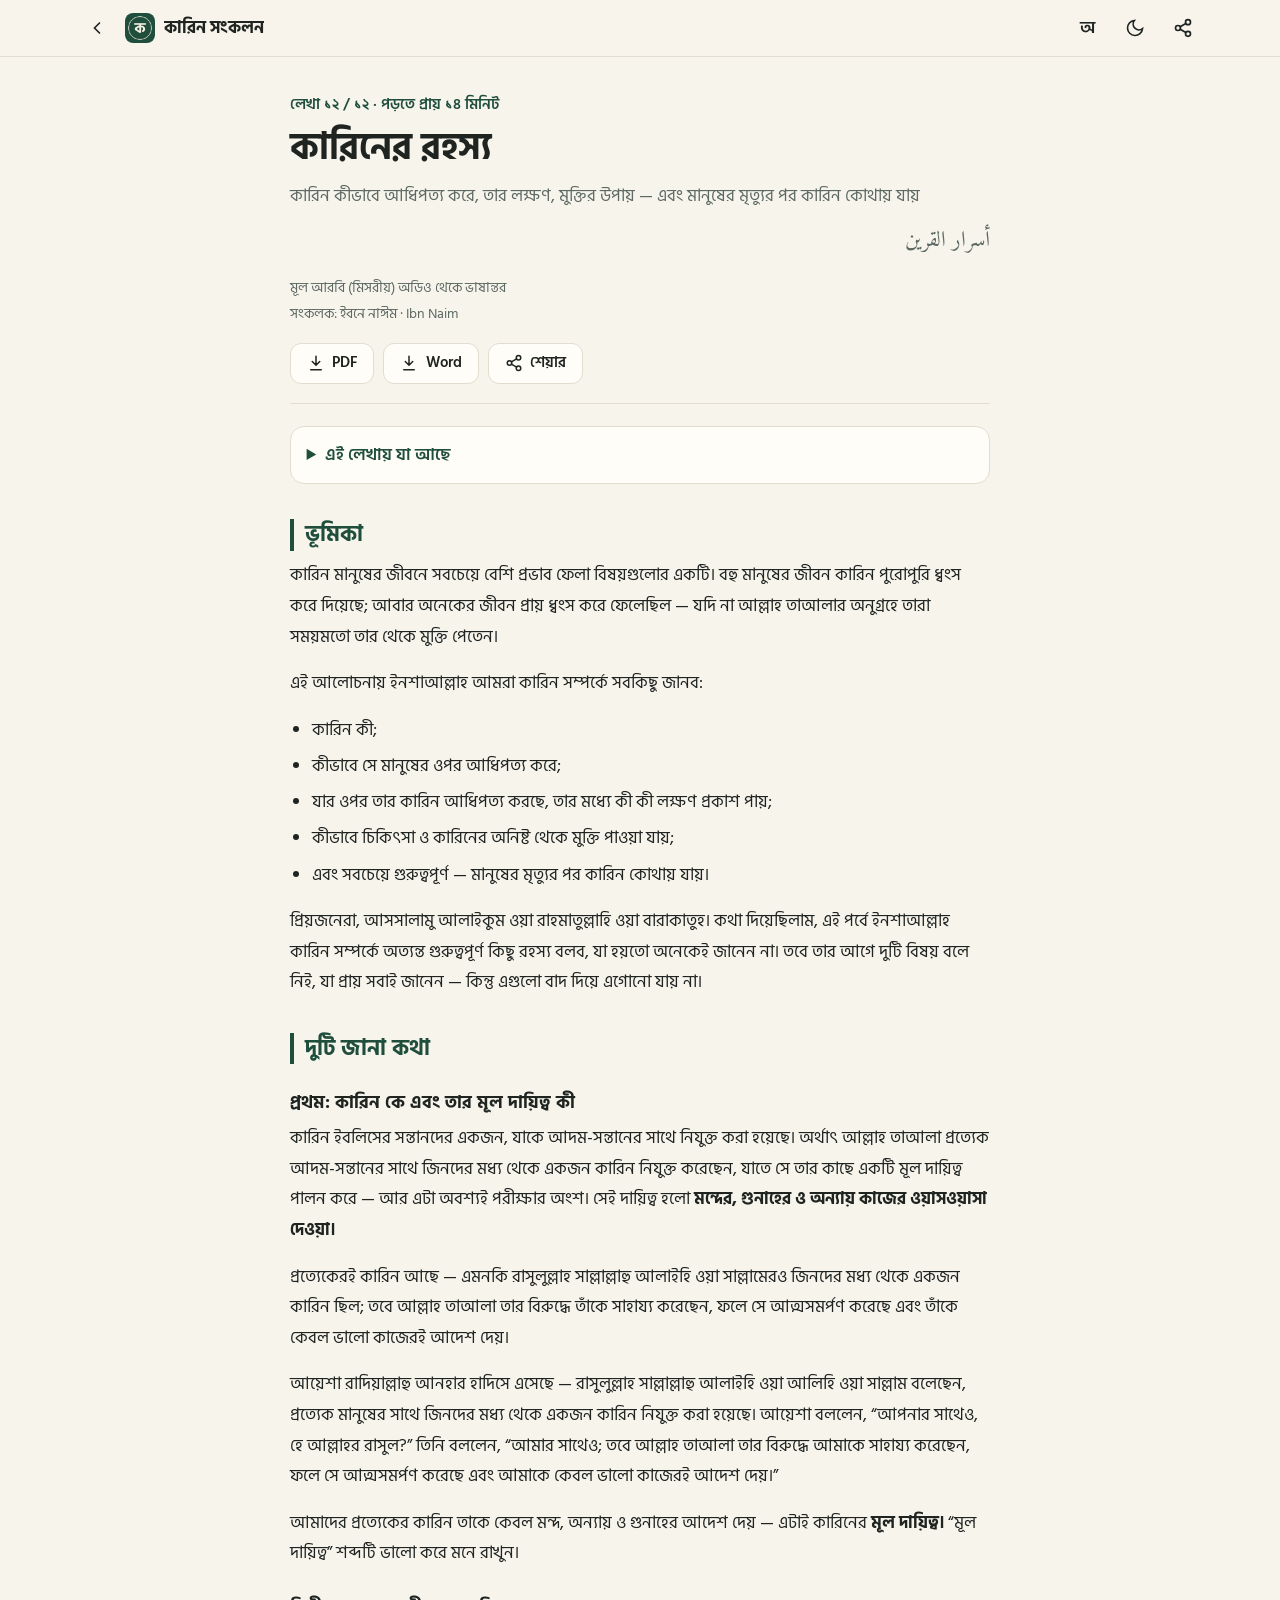
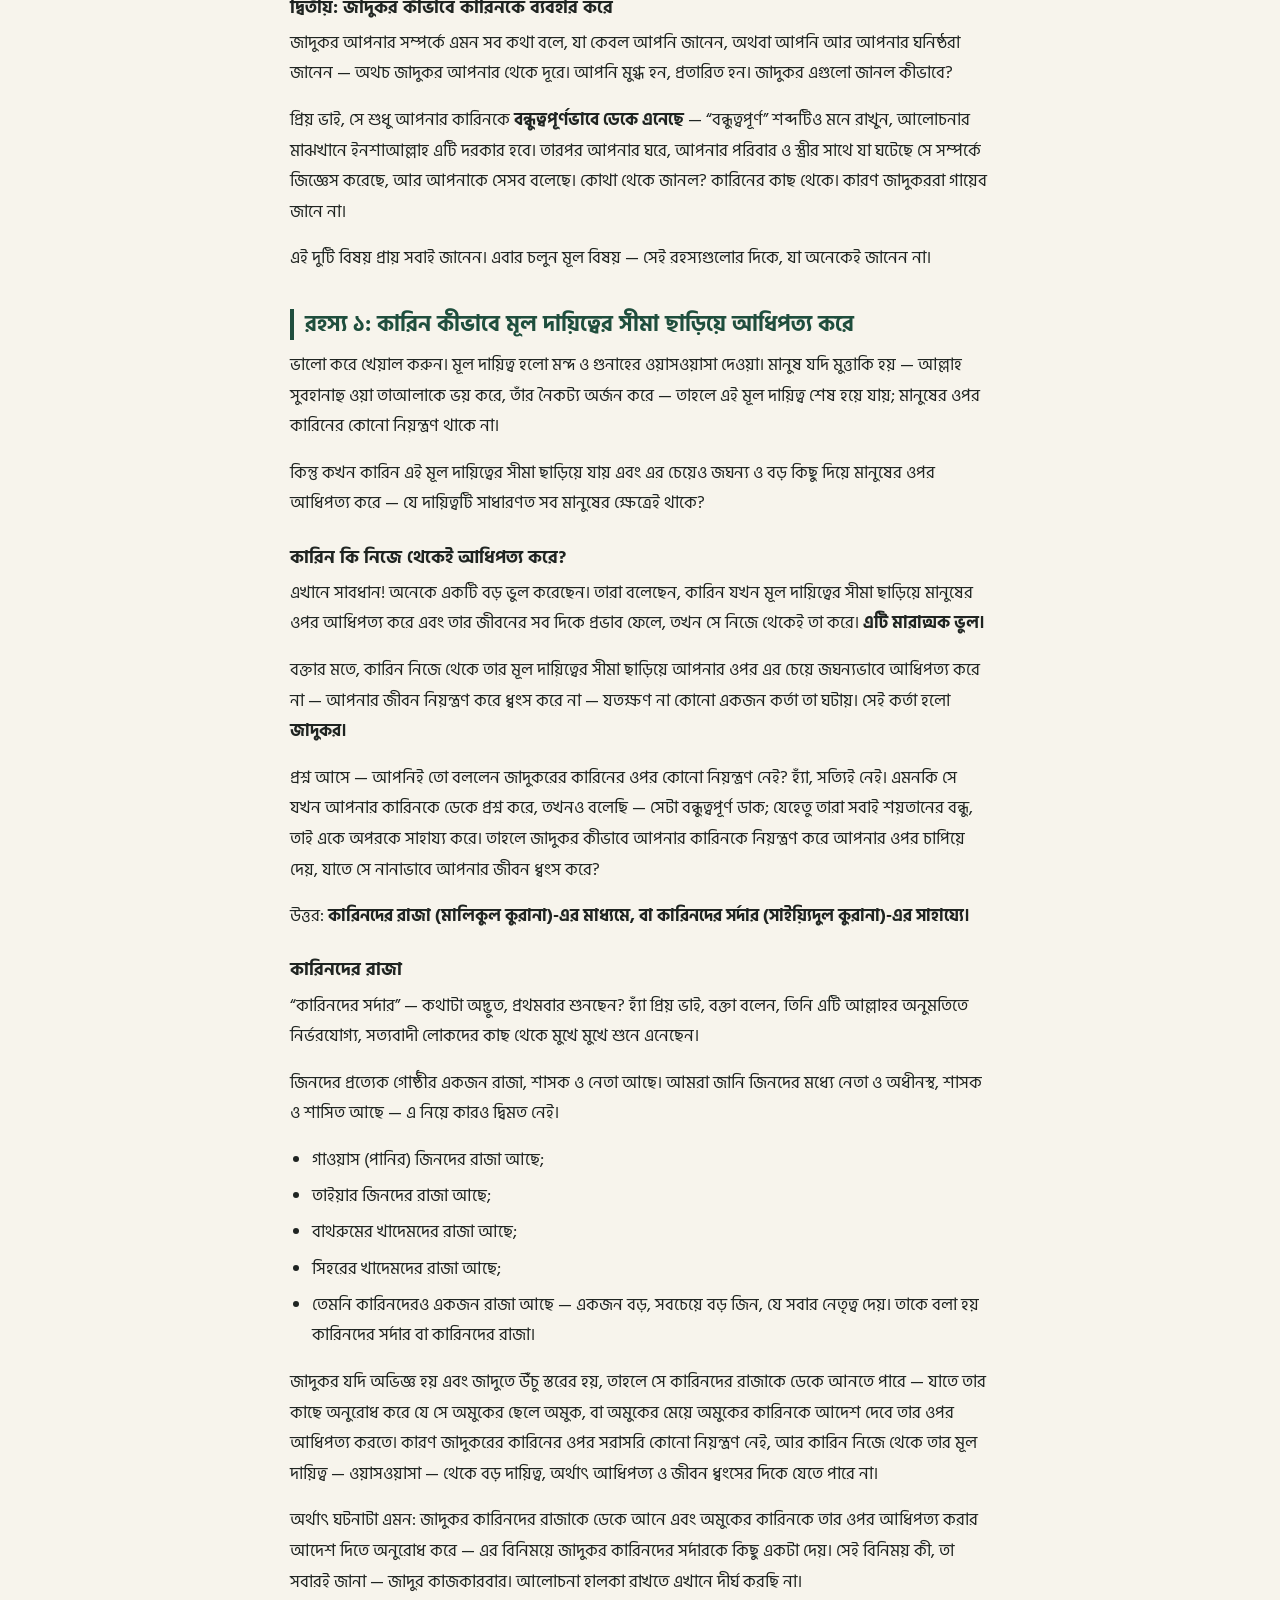
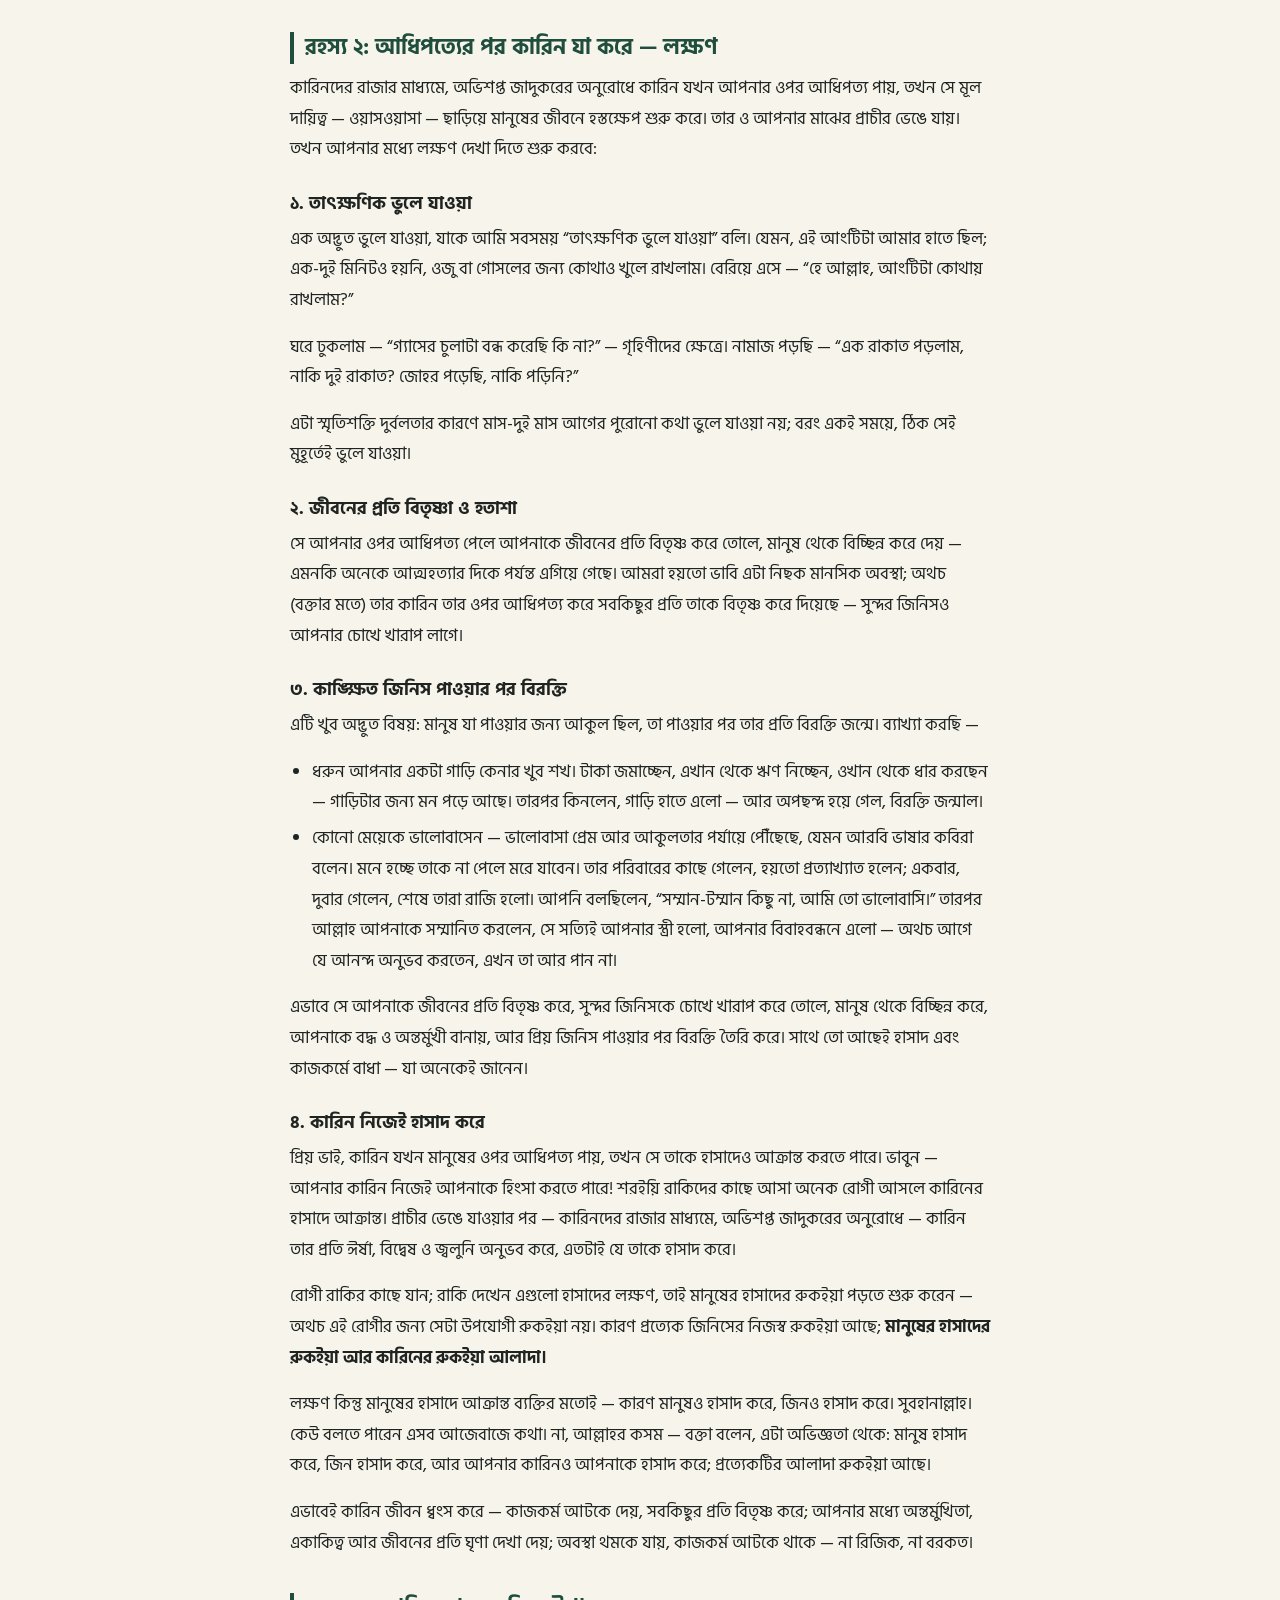
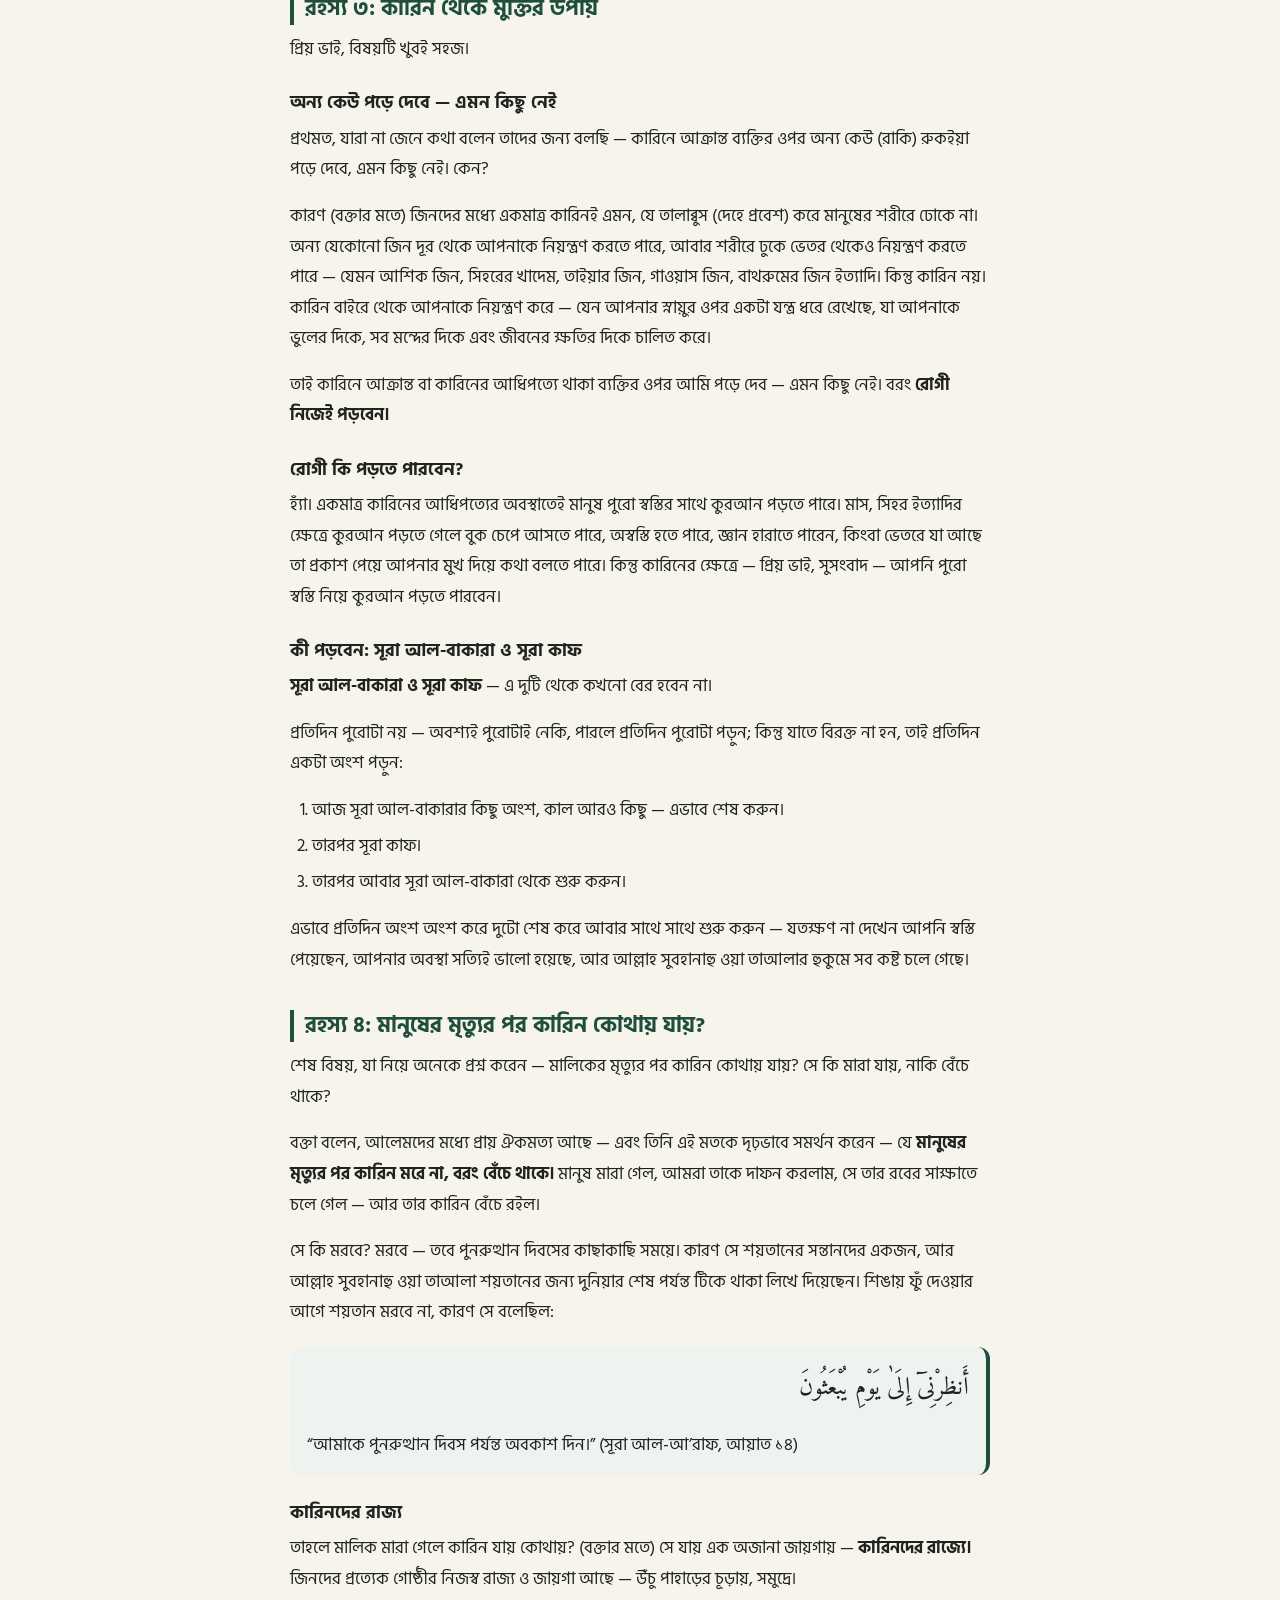
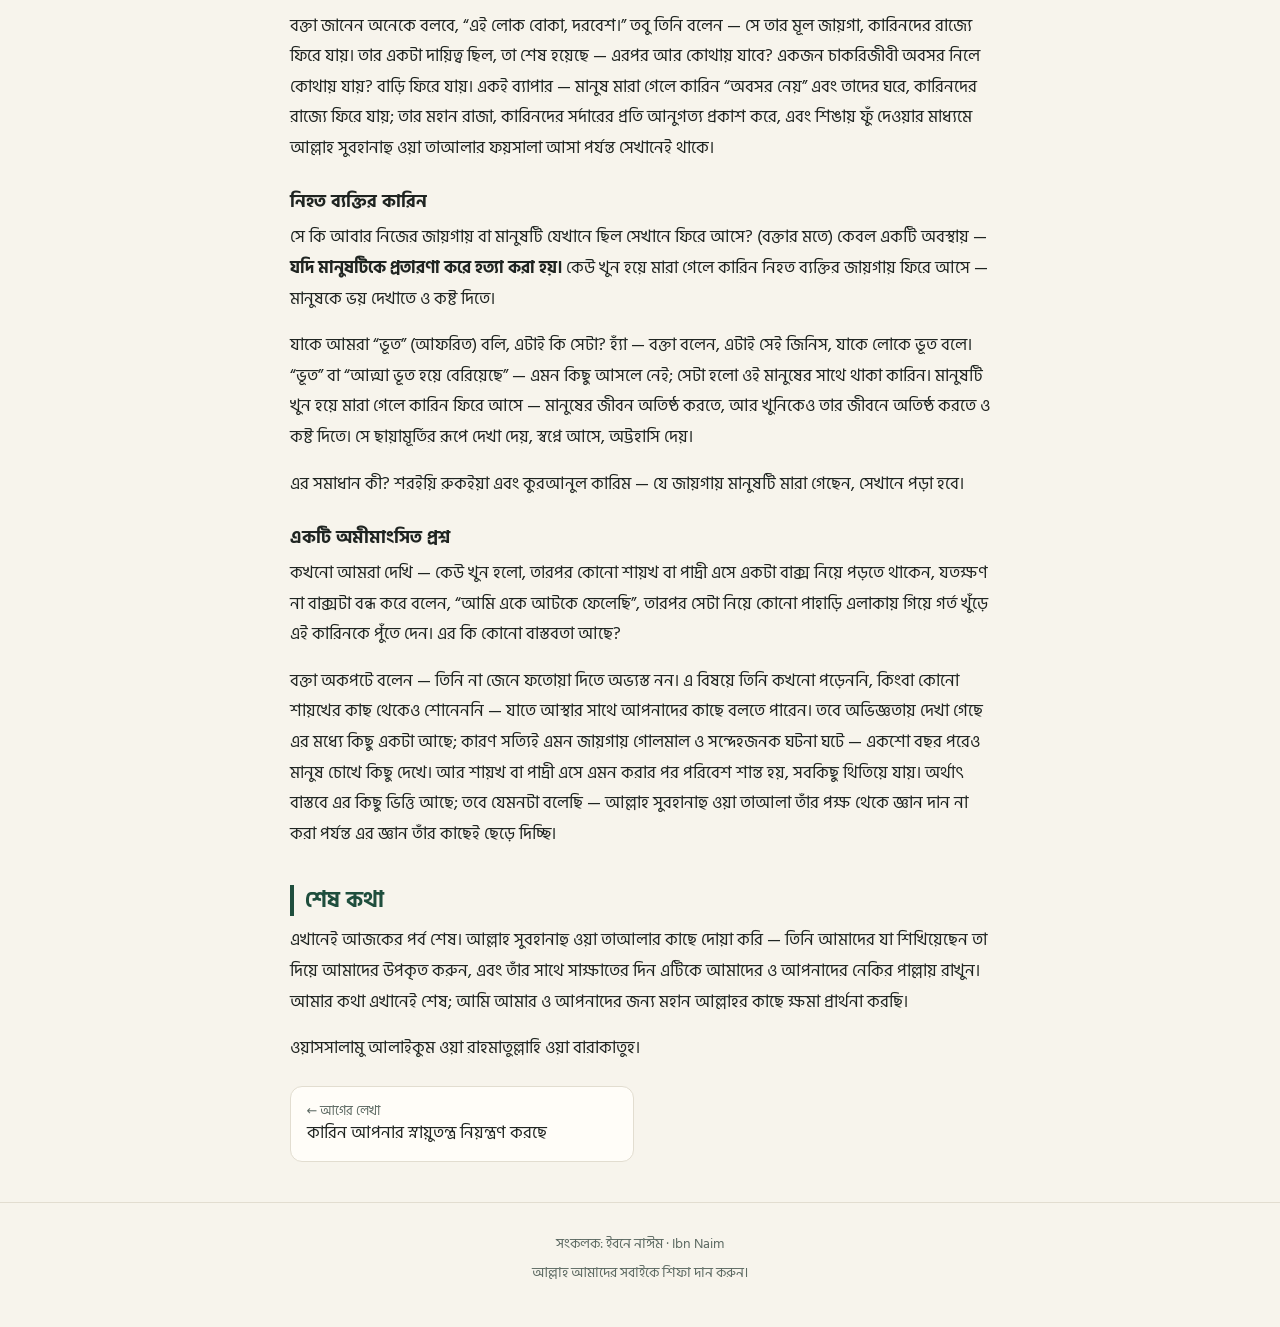
<file: a/qariner-rohosso/index.html>
<!doctype html>
<html lang="bn" data-theme="light">
<head>
<meta charset="utf-8">
<meta name="viewport" content="width=device-width, initial-scale=1, viewport-fit=cover">
<title>কারিনের রহস্য — কারিন সংকলন</title>
<meta name="description" content="কারিন কীভাবে আধিপত্য করে, তার লক্ষণ, মুক্তির উপায় — এবং মানুষের মৃত্যুর পর কারিন কোথায় যায়">
<meta name="theme-color" content="#1f4e3d">
<meta property="og:title" content="কারিনের রহস্য — কারিন সংকলন">
<meta property="og:description" content="কারিন কীভাবে আধিপত্য করে, তার লক্ষণ, মুক্তির উপায় — এবং মানুষের মৃত্যুর পর কারিন কোথায় যায়">
<meta property="og:type" content="article">
<meta property="og:image" content="/icons/icon-512.png">
<link rel="manifest" href="/manifest.webmanifest">
<link rel="icon" href="/icons/favicon-48.png" type="image/png">
<link rel="apple-touch-icon" href="/icons/apple-touch-icon.png">
<meta name="apple-mobile-web-app-capable" content="yes">
<meta name="apple-mobile-web-app-status-bar-style" content="default">
<meta name="apple-mobile-web-app-title" content="কারিন সংকলন">
<link rel="preload" href="/fonts/HindSiliguri-Regular.woff2" as="font" type="font/woff2" crossorigin>
<link rel="stylesheet" href="/assets/style.css?v=72d745506d">
<script>(function(){var t;try{t=localStorage.getItem('theme')}catch(e){}if(!t)t=matchMedia('(prefers-color-scheme: dark)').matches?'dark':'light';document.documentElement.setAttribute('data-theme',t)})()</script>

</head>
<body>
<a class="skip" href="#main">মূল লেখায় যান</a>
<header class="bar"><div class="in">
<a class="ib" href="/" aria-label="মূল পাতা"><svg viewBox="0 0 24 24" fill="none" stroke="currentColor" stroke-width="2" stroke-linecap="round"><path d="M15 18l-6-6 6-6"/></svg></a><a class="brand" href="/"><img src="/icons/icon-192.png" alt="" width="30" height="30"><span>কারিন সংকলন</span></a>
<div class="sp"></div>
<button class="ib" data-act="font" aria-label="লেখার আকার বদলান" title="লেখার আকার">অ</button>
<button class="ib" data-act="theme" aria-label="ডার্ক/লাইট মোড" title="ডার্ক/লাইট মোড"><span class="ic-moon"><svg viewBox="0 0 24 24" fill="none" stroke="currentColor" stroke-width="2" stroke-linecap="round"><path d="M21 12.8A9 9 0 1 1 11.2 3a7 7 0 0 0 9.8 9.8z"/></svg></span><span class="ic-sun"><svg viewBox="0 0 24 24" fill="none" stroke="currentColor" stroke-width="2" stroke-linecap="round"><circle cx="12" cy="12" r="4"/><path d="M12 2v2M12 20v2M4.9 4.9l1.4 1.4M17.7 17.7l1.4 1.4M2 12h2M20 12h2M4.9 19.1l1.4-1.4M17.7 6.3l1.4-1.4"/></svg></span></button>
<button class="ib" data-act="share" aria-label="শেয়ার" title="শেয়ার"><svg viewBox="0 0 24 24" fill="none" stroke="currentColor" stroke-width="2" stroke-linecap="round"><circle cx="18" cy="5" r="3"/><circle cx="6" cy="12" r="3"/><circle cx="18" cy="19" r="3"/><path d="M8.6 13.5l6.8 4M15.4 6.5l-6.8 4"/></svg></button>
</div><div class="progress"></div></header>
<main id="main" class="wrap">
<header class="ahead">
<div class="kick">লেখা ১২ / ১২ · পড়তে প্রায় ১৪ মিনিট</div>
<h1>কারিনের রহস্য</h1>
<p class="sub">কারিন কীভাবে আধিপত্য করে, তার লক্ষণ, মুক্তির উপায় — এবং মানুষের মৃত্যুর পর কারিন কোথায় যায়</p>
<p class="ar" lang="ar" dir="rtl">أسرار القرين</p>
<div class="by">মূল আরবি (মিসরীয়) অডিও থেকে ভাষান্তর<br>সংকলক: ইবনে নাঈম · Ibn Naim</div>
<div class="btns">
<a class="btn" href="/downloads/qariner-rohosso.pdf" download="14 - কারিনের রহস্য.pdf"><svg viewBox="0 0 24 24" fill="none" stroke="currentColor" stroke-width="2" stroke-linecap="round"><path d="M12 3v12M7 10l5 5 5-5M5 21h14"/></svg> PDF</a>
<a class="btn" href="/downloads/qariner-rohosso.docx" download="14 - কারিনের রহস্য.docx"><svg viewBox="0 0 24 24" fill="none" stroke="currentColor" stroke-width="2" stroke-linecap="round"><path d="M12 3v12M7 10l5 5 5-5M5 21h14"/></svg> Word</a>
<button class="btn" data-act="share"><svg viewBox="0 0 24 24" fill="none" stroke="currentColor" stroke-width="2" stroke-linecap="round"><circle cx="18" cy="5" r="3"/><circle cx="6" cy="12" r="3"/><circle cx="18" cy="19" r="3"/><path d="M8.6 13.5l6.8 4M15.4 6.5l-6.8 4"/></svg> শেয়ার</button>
</div>
</header>
<details class="toc"><summary>এই লেখায় যা আছে</summary><ol><li><a href="#ভমক">ভূমিকা</a></li><li><a href="#দট-জন-কথ">দুটি জানা কথা</a></li><li><a href="#রহসয-১-করন-কভব-মল-দযতবর-সম-ছডয-আধপতয-কর">রহস্য ১: কারিন কীভাবে মূল দায়িত্বের সীমা ছাড়িয়ে আধিপত্য করে</a></li><li><a href="#রহসয-২-আধপতযর-পর-করন-য-কর-লকষণ">রহস্য ২: আধিপত্যের পর কারিন যা করে — লক্ষণ</a></li><li><a href="#রহসয-৩-করন-থক-মকতর-উপয">রহস্য ৩: কারিন থেকে মুক্তির উপায়</a></li><li><a href="#রহসয-৪-মনষর-মতযর-পর-করন-কথয-যয">রহস্য ৪: মানুষের মৃত্যুর পর কারিন কোথায় যায়?</a></li><li><a href="#শষ-কথ">শেষ কথা</a></li></ol></details>
<article class="prose">
<h2 id="ভমক">ভূমিকা</h2>
<p>কারিন মানুষের জীবনে সবচেয়ে বেশি প্রভাব ফেলা বিষয়গুলোর একটি। বহু মানুষের জীবন কারিন পুরোপুরি ধ্বংস করে দিয়েছে; আবার অনেকের জীবন প্রায় ধ্বংস করে ফেলেছিল — যদি না আল্লাহ তাআলার অনুগ্রহে তারা সময়মতো তার থেকে মুক্তি পেতেন।</p>
<p>এই আলোচনায় ইনশাআল্লাহ আমরা কারিন সম্পর্কে সবকিছু জানব:</p>
<ul>
<li>কারিন কী;</li>
<li>কীভাবে সে মানুষের ওপর আধিপত্য করে;</li>
<li>যার ওপর তার কারিন আধিপত্য করছে, তার মধ্যে কী কী লক্ষণ প্রকাশ পায়;</li>
<li>কীভাবে চিকিৎসা ও কারিনের অনিষ্ট থেকে মুক্তি পাওয়া যায়;</li>
<li>এবং সবচেয়ে গুরুত্বপূর্ণ — মানুষের মৃত্যুর পর কারিন কোথায় যায়।</li>
</ul>
<p>প্রিয়জনেরা, আসসালামু আলাইকুম ওয়া রাহমাতুল্লাহি ওয়া বারাকাতুহ। কথা দিয়েছিলাম, এই পর্বে ইনশাআল্লাহ কারিন সম্পর্কে অত্যন্ত গুরুত্বপূর্ণ কিছু রহস্য বলব, যা হয়তো অনেকেই জানেন না। তবে তার আগে দুটি বিষয় বলে নিই, যা প্রায় সবাই জানেন — কিন্তু এগুলো বাদ দিয়ে এগোনো যায় না।</p>
<h2 id="দট-জন-কথ">দুটি জানা কথা</h2>
<h3 id="পরথম-করন-ক-এব-তর-মল-দযতব-ক">প্রথম: কারিন কে এবং তার মূল দায়িত্ব কী</h3>
<p>কারিন ইবলিসের সন্তানদের একজন, যাকে আদম-সন্তানের সাথে নিযুক্ত করা হয়েছে। অর্থাৎ আল্লাহ তাআলা প্রত্যেক আদম-সন্তানের সাথে জিনদের মধ্য থেকে একজন কারিন নিযুক্ত করেছেন, যাতে সে তার কাছে একটি মূল দায়িত্ব পালন করে — আর এটা অবশ্যই পরীক্ষার অংশ। সেই দায়িত্ব হলো <strong>মন্দের, গুনাহের ও অন্যায় কাজের ওয়াসওয়াসা দেওয়া।</strong></p>
<p>প্রত্যেকেরই কারিন আছে — এমনকি রাসুলুল্লাহ সাল্লাল্লাহু আলাইহি ওয়া সাল্লামেরও জিনদের মধ্য থেকে একজন কারিন ছিল; তবে আল্লাহ তাআলা তার বিরুদ্ধে তাঁকে সাহায্য করেছেন, ফলে সে আত্মসমর্পণ করেছে এবং তাঁকে কেবল ভালো কাজেরই আদেশ দেয়।</p>
<p>আয়েশা রাদিয়াল্লাহু আনহার হাদিসে এসেছে — রাসুলুল্লাহ সাল্লাল্লাহু আলাইহি ওয়া আলিহি ওয়া সাল্লাম বলেছেন, প্রত্যেক মানুষের সাথে জিনদের মধ্য থেকে একজন কারিন নিযুক্ত করা হয়েছে। আয়েশা বললেন, “আপনার সাথেও, হে আল্লাহর রাসুল?” তিনি বললেন, “আমার সাথেও; তবে আল্লাহ তাআলা তার বিরুদ্ধে আমাকে সাহায্য করেছেন, ফলে সে আত্মসমর্পণ করেছে এবং আমাকে কেবল ভালো কাজেরই আদেশ দেয়।”</p>
<p>আমাদের প্রত্যেকের কারিন তাকে কেবল মন্দ, অন্যায় ও গুনাহের আদেশ দেয় — এটাই কারিনের <strong>মূল দায়িত্ব।</strong> “মূল দায়িত্ব” শব্দটি ভালো করে মনে রাখুন।</p>
<h3 id="দবতয-জদকর-কভব-করনক-বযবহর-কর">দ্বিতীয়: জাদুকর কীভাবে কারিনকে ব্যবহার করে</h3>
<p>জাদুকর আপনার সম্পর্কে এমন সব কথা বলে, যা কেবল আপনি জানেন, অথবা আপনি আর আপনার ঘনিষ্ঠরা জানেন — অথচ জাদুকর আপনার থেকে দূরে। আপনি মুগ্ধ হন, প্রতারিত হন। জাদুকর এগুলো জানল কীভাবে?</p>
<p>প্রিয় ভাই, সে শুধু আপনার কারিনকে <strong>বন্ধুত্বপূর্ণভাবে ডেকে এনেছে</strong> — “বন্ধুত্বপূর্ণ” শব্দটিও মনে রাখুন, আলোচনার মাঝখানে ইনশাআল্লাহ এটি দরকার হবে। তারপর আপনার ঘরে, আপনার পরিবার ও স্ত্রীর সাথে যা ঘটেছে সে সম্পর্কে জিজ্ঞেস করেছে, আর আপনাকে সেসব বলেছে। কোথা থেকে জানল? কারিনের কাছ থেকে। কারণ জাদুকররা গায়েব জানে না।</p>
<p>এই দুটি বিষয় প্রায় সবাই জানেন। এবার চলুন মূল বিষয় — সেই রহস্যগুলোর দিকে, যা অনেকেই জানেন না।</p>
<h2 id="রহসয-১-করন-কভব-মল-দযতবর-সম-ছডয-আধপতয-কর">রহস্য ১: কারিন কীভাবে মূল দায়িত্বের সীমা ছাড়িয়ে আধিপত্য করে</h2>
<p>ভালো করে খেয়াল করুন। মূল দায়িত্ব হলো মন্দ ও গুনাহের ওয়াসওয়াসা দেওয়া। মানুষ যদি মুত্তাকি হয় — আল্লাহ সুবহানাহু ওয়া তাআলাকে ভয় করে, তাঁর নৈকট্য অর্জন করে — তাহলে এই মূল দায়িত্ব শেষ হয়ে যায়; মানুষের ওপর কারিনের কোনো নিয়ন্ত্রণ থাকে না।</p>
<p>কিন্তু কখন কারিন এই মূল দায়িত্বের সীমা ছাড়িয়ে যায় এবং এর চেয়েও জঘন্য ও বড় কিছু দিয়ে মানুষের ওপর আধিপত্য করে — যে দায়িত্বটি সাধারণত সব মানুষের ক্ষেত্রেই থাকে?</p>
<h3 id="করন-ক-নজ-থকই-আধপতয-কর">কারিন কি নিজে থেকেই আধিপত্য করে?</h3>
<p>এখানে সাবধান! অনেকে একটি বড় ভুল করেছেন। তারা বলেছেন, কারিন যখন মূল দায়িত্বের সীমা ছাড়িয়ে মানুষের ওপর আধিপত্য করে এবং তার জীবনের সব দিকে প্রভাব ফেলে, তখন সে নিজে থেকেই তা করে। <strong>এটি মারাত্মক ভুল।</strong></p>
<p>বক্তার মতে, কারিন নিজে থেকে তার মূল দায়িত্বের সীমা ছাড়িয়ে আপনার ওপর এর চেয়ে জঘন্যভাবে আধিপত্য করে না — আপনার জীবন নিয়ন্ত্রণ করে ধ্বংস করে না — যতক্ষণ না কোনো একজন কর্তা তা ঘটায়। সেই কর্তা হলো <strong>জাদুকর।</strong></p>
<p>প্রশ্ন আসে — আপনিই তো বললেন জাদুকরের কারিনের ওপর কোনো নিয়ন্ত্রণ নেই? হ্যাঁ, সত্যিই নেই। এমনকি সে যখন আপনার কারিনকে ডেকে প্রশ্ন করে, তখনও বলেছি — সেটা বন্ধুত্বপূর্ণ ডাক; যেহেতু তারা সবাই শয়তানের বন্ধু, তাই একে অপরকে সাহায্য করে। তাহলে জাদুকর কীভাবে আপনার কারিনকে নিয়ন্ত্রণ করে আপনার ওপর চাপিয়ে দেয়, যাতে সে নানাভাবে আপনার জীবন ধ্বংস করে?</p>
<p>উত্তর: <strong>কারিনদের রাজা (মালিকুল কুরানা)-এর মাধ্যমে, বা কারিনদের সর্দার (সাইয়্যিদুল কুরানা)-এর সাহায্যে।</strong></p>
<h3 id="করনদর-রজ">কারিনদের রাজা</h3>
<p>“কারিনদের সর্দার” — কথাটা অদ্ভুত, প্রথমবার শুনছেন? হ্যাঁ প্রিয় ভাই, বক্তা বলেন, তিনি এটি আল্লাহর অনুমতিতে নির্ভরযোগ্য, সত্যবাদী লোকদের কাছ থেকে মুখে মুখে শুনে এনেছেন।</p>
<p>জিনদের প্রত্যেক গোষ্ঠীর একজন রাজা, শাসক ও নেতা আছে। আমরা জানি জিনদের মধ্যে নেতা ও অধীনস্থ, শাসক ও শাসিত আছে — এ নিয়ে কারও দ্বিমত নেই।</p>
<ul>
<li>গাওয়াস (পানির) জিনদের রাজা আছে;</li>
<li>তাইয়ার জিনদের রাজা আছে;</li>
<li>বাথরুমের খাদেমদের রাজা আছে;</li>
<li>সিহরের খাদেমদের রাজা আছে;</li>
<li>তেমনি কারিনদেরও একজন রাজা আছে — একজন বড়, সবচেয়ে বড় জিন, যে সবার নেতৃত্ব দেয়। তাকে বলা হয় কারিনদের সর্দার বা কারিনদের রাজা।</li>
</ul>
<p>জাদুকর যদি অভিজ্ঞ হয় এবং জাদুতে উঁচু স্তরের হয়, তাহলে সে কারিনদের রাজাকে ডেকে আনতে পারে — যাতে তার কাছে অনুরোধ করে যে সে অমুকের ছেলে অমুক, বা অমুকের মেয়ে অমুকের কারিনকে আদেশ দেবে তার ওপর আধিপত্য করতে। কারণ জাদুকরের কারিনের ওপর সরাসরি কোনো নিয়ন্ত্রণ নেই, আর কারিন নিজে থেকে তার মূল দায়িত্ব — ওয়াসওয়াসা — থেকে বড় দায়িত্ব, অর্থাৎ আধিপত্য ও জীবন ধ্বংসের দিকে যেতে পারে না।</p>
<p>অর্থাৎ ঘটনাটা এমন: জাদুকর কারিনদের রাজাকে ডেকে আনে এবং অমুকের কারিনকে তার ওপর আধিপত্য করার আদেশ দিতে অনুরোধ করে — এর বিনিময়ে জাদুকর কারিনদের সর্দারকে কিছু একটা দেয়। সেই বিনিময় কী, তা সবারই জানা — জাদুর কাজকারবার। আলোচনা হালকা রাখতে এখানে দীর্ঘ করছি না।</p>
<h2 id="রহসয-২-আধপতযর-পর-করন-য-কর-লকষণ">রহস্য ২: আধিপত্যের পর কারিন যা করে — লক্ষণ</h2>
<p>কারিনদের রাজার মাধ্যমে, অভিশপ্ত জাদুকরের অনুরোধে কারিন যখন আপনার ওপর আধিপত্য পায়, তখন সে মূল দায়িত্ব — ওয়াসওয়াসা — ছাড়িয়ে মানুষের জীবনে হস্তক্ষেপ শুরু করে। তার ও আপনার মাঝের প্রাচীর ভেঙে যায়। তখন আপনার মধ্যে লক্ষণ দেখা দিতে শুরু করবে:</p>
<h3 id="তৎকষণক-ভল-যওয">১. তাৎক্ষণিক ভুলে যাওয়া</h3>
<p>এক অদ্ভুত ভুলে যাওয়া, যাকে আমি সবসময় “তাৎক্ষণিক ভুলে যাওয়া” বলি। যেমন, এই আংটিটা আমার হাতে ছিল; এক-দুই মিনিটও হয়নি, ওজু বা গোসলের জন্য কোথাও খুলে রাখলাম। বেরিয়ে এসে — “হে আল্লাহ, আংটিটা কোথায় রাখলাম?”</p>
<p>ঘরে ঢুকলাম — “গ্যাসের চুলাটা বন্ধ করেছি কি না?” — গৃহিণীদের ক্ষেত্রে। নামাজ পড়ছি — “এক রাকাত পড়লাম, নাকি দুই রাকাত? জোহর পড়েছি, নাকি পড়িনি?”</p>
<p>এটা স্মৃতিশক্তি দুর্বলতার কারণে মাস-দুই মাস আগের পুরোনো কথা ভুলে যাওয়া নয়; বরং একই সময়ে, ঠিক সেই মুহূর্তেই ভুলে যাওয়া।</p>
<h3 id="জবনর-পরত-বতষণ-ও-হতশ">২. জীবনের প্রতি বিতৃষ্ণা ও হতাশা</h3>
<p>সে আপনার ওপর আধিপত্য পেলে আপনাকে জীবনের প্রতি বিতৃষ্ণ করে তোলে, মানুষ থেকে বিচ্ছিন্ন করে দেয় — এমনকি অনেকে আত্মহত্যার দিকে পর্যন্ত এগিয়ে গেছে। আমরা হয়তো ভাবি এটা নিছক মানসিক অবস্থা; অথচ (বক্তার মতে) তার কারিন তার ওপর আধিপত্য করে সবকিছুর প্রতি তাকে বিতৃষ্ণ করে দিয়েছে — সুন্দর জিনিসও আপনার চোখে খারাপ লাগে।</p>
<h3 id="কঙকষত-জনস-পওযর-পর-বরকত">৩. কাঙ্ক্ষিত জিনিস পাওয়ার পর বিরক্তি</h3>
<p>এটি খুব অদ্ভুত বিষয়: মানুষ যা পাওয়ার জন্য আকুল ছিল, তা পাওয়ার পর তার প্রতি বিরক্তি জন্মে। ব্যাখ্যা করছি —</p>
<ul>
<li>ধরুন আপনার একটা গাড়ি কেনার খুব শখ। টাকা জমাচ্ছেন, এখান থেকে ঋণ নিচ্ছেন, ওখান থেকে ধার করছেন — গাড়িটার জন্য মন পড়ে আছে। তারপর কিনলেন, গাড়ি হাতে এলো — আর অপছন্দ হয়ে গেল, বিরক্তি জন্মাল।</li>
<li>কোনো মেয়েকে ভালোবাসেন — ভালোবাসা প্রেম আর আকুলতার পর্যায়ে পৌঁছেছে, যেমন আরবি ভাষার কবিরা বলেন। মনে হচ্ছে তাকে না পেলে মরে যাবেন। তার পরিবারের কাছে গেলেন, হয়তো প্রত্যাখ্যাত হলেন; একবার, দুবার গেলেন, শেষে তারা রাজি হলো। আপনি বলছিলেন, “সম্মান-টম্মান কিছু না, আমি তো ভালোবাসি।” তারপর আল্লাহ আপনাকে সম্মানিত করলেন, সে সত্যিই আপনার স্ত্রী হলো, আপনার বিবাহবন্ধনে এলো — অথচ আগে যে আনন্দ অনুভব করতেন, এখন তা আর পান না।</li>
</ul>
<p>এভাবে সে আপনাকে জীবনের প্রতি বিতৃষ্ণ করে, সুন্দর জিনিসকে চোখে খারাপ করে তোলে, মানুষ থেকে বিচ্ছিন্ন করে, আপনাকে বদ্ধ ও অন্তর্মুখী বানায়, আর প্রিয় জিনিস পাওয়ার পর বিরক্তি তৈরি করে। সাথে তো আছেই হাসাদ এবং কাজকর্মে বাধা — যা অনেকেই জানেন।</p>
<h3 id="করন-নজই-হসদ-কর">৪. কারিন নিজেই হাসাদ করে</h3>
<p>প্রিয় ভাই, কারিন যখন মানুষের ওপর আধিপত্য পায়, তখন সে তাকে হাসাদেও আক্রান্ত করতে পারে। ভাবুন — আপনার কারিন নিজেই আপনাকে হিংসা করতে পারে! শরইয়ি রাকিদের কাছে আসা অনেক রোগী আসলে কারিনের হাসাদে আক্রান্ত। প্রাচীর ভেঙে যাওয়ার পর — কারিনদের রাজার মাধ্যমে, অভিশপ্ত জাদুকরের অনুরোধে — কারিন তার প্রতি ঈর্ষা, বিদ্বেষ ও জ্বলুনি অনুভব করে, এতটাই যে তাকে হাসাদ করে।</p>
<p>রোগী রাকির কাছে যান; রাকি দেখেন এগুলো হাসাদের লক্ষণ, তাই মানুষের হাসাদের রুকইয়া পড়তে শুরু করেন — অথচ এই রোগীর জন্য সেটা উপযোগী রুকইয়া নয়। কারণ প্রত্যেক জিনিসের নিজস্ব রুকইয়া আছে; <strong>মানুষের হাসাদের রুকইয়া আর কারিনের রুকইয়া আলাদা।</strong></p>
<p>লক্ষণ কিন্তু মানুষের হাসাদে আক্রান্ত ব্যক্তির মতোই — কারণ মানুষও হাসাদ করে, জিনও হাসাদ করে। সুবহানাল্লাহ। কেউ বলতে পারেন এসব আজেবাজে কথা। না, আল্লাহর কসম — বক্তা বলেন, এটা অভিজ্ঞতা থেকে: মানুষ হাসাদ করে, জিন হাসাদ করে, আর আপনার কারিনও আপনাকে হাসাদ করে; প্রত্যেকটির আলাদা রুকইয়া আছে।</p>
<p>এভাবেই কারিন জীবন ধ্বংস করে — কাজকর্ম আটকে দেয়, সবকিছুর প্রতি বিতৃষ্ণ করে; আপনার মধ্যে অন্তর্মুখিতা, একাকিত্ব আর জীবনের প্রতি ঘৃণা দেখা দেয়; অবস্থা থমকে যায়, কাজকর্ম আটকে থাকে — না রিজিক, না বরকত।</p>
<h2 id="রহসয-৩-করন-থক-মকতর-উপয">রহস্য ৩: কারিন থেকে মুক্তির উপায়</h2>
<p>প্রিয় ভাই, বিষয়টি খুবই সহজ।</p>
<h3 id="অনয-কউ-পড-দব-এমন-কছ-নই">অন্য কেউ পড়ে দেবে — এমন কিছু নেই</h3>
<p>প্রথমত, যারা না জেনে কথা বলেন তাদের জন্য বলছি — কারিনে আক্রান্ত ব্যক্তির ওপর অন্য কেউ (রাকি) রুকইয়া পড়ে দেবে, এমন কিছু নেই। কেন?</p>
<p>কারণ (বক্তার মতে) জিনদের মধ্যে একমাত্র কারিনই এমন, যে তালাব্বুস (দেহে প্রবেশ) করে মানুষের শরীরে ঢোকে না। অন্য যেকোনো জিন দূর থেকে আপনাকে নিয়ন্ত্রণ করতে পারে, আবার শরীরে ঢুকে ভেতর থেকেও নিয়ন্ত্রণ করতে পারে — যেমন আশিক জিন, সিহরের খাদেম, তাইয়ার জিন, গাওয়াস জিন, বাথরুমের জিন ইত্যাদি। কিন্তু কারিন নয়। কারিন বাইরে থেকে আপনাকে নিয়ন্ত্রণ করে — যেন আপনার স্নায়ুর ওপর একটা যন্ত্র ধরে রেখেছে, যা আপনাকে ভুলের দিকে, সব মন্দের দিকে এবং জীবনের ক্ষতির দিকে চালিত করে।</p>
<p>তাই কারিনে আক্রান্ত বা কারিনের আধিপত্যে থাকা ব্যক্তির ওপর আমি পড়ে দেব — এমন কিছু নেই। বরং <strong>রোগী নিজেই পড়বেন।</strong></p>
<h3 id="রগ-ক-পডত-পরবন">রোগী কি পড়তে পারবেন?</h3>
<p>হ্যাঁ। একমাত্র কারিনের আধিপত্যের অবস্থাতেই মানুষ পুরো স্বস্তির সাথে কুরআন পড়তে পারে। মাস, সিহর ইত্যাদির ক্ষেত্রে কুরআন পড়তে গেলে বুক চেপে আসতে পারে, অস্বস্তি হতে পারে, জ্ঞান হারাতে পারেন, কিংবা ভেতরে যা আছে তা প্রকাশ পেয়ে আপনার মুখ দিয়ে কথা বলতে পারে। কিন্তু কারিনের ক্ষেত্রে — প্রিয় ভাই, সুসংবাদ — আপনি পুরো স্বস্তি নিয়ে কুরআন পড়তে পারবেন।</p>
<h3 id="ক-পডবন-সর-আল-বকর-ও-সর-কফ">কী পড়বেন: সূরা আল-বাকারা ও সূরা কাফ</h3>
<p><strong>সূরা আল-বাকারা ও সূরা কাফ</strong> — এ দুটি থেকে কখনো বের হবেন না।</p>
<p>প্রতিদিন পুরোটা নয় — অবশ্যই পুরোটাই নেকি, পারলে প্রতিদিন পুরোটা পড়ুন; কিন্তু যাতে বিরক্ত না হন, তাই প্রতিদিন একটা অংশ পড়ুন:</p>
<ol type="1">
<li>আজ সূরা আল-বাকারার কিছু অংশ, কাল আরও কিছু — এভাবে শেষ করুন।</li>
<li>তারপর সূরা কাফ।</li>
<li>তারপর আবার সূরা আল-বাকারা থেকে শুরু করুন।</li>
</ol>
<p>এভাবে প্রতিদিন অংশ অংশ করে দুটো শেষ করে আবার সাথে সাথে শুরু করুন — যতক্ষণ না দেখেন আপনি স্বস্তি পেয়েছেন, আপনার অবস্থা সত্যিই ভালো হয়েছে, আর আল্লাহ সুবহানাহু ওয়া তাআলার হুকুমে সব কষ্ট চলে গেছে।</p>
<h2 id="রহসয-৪-মনষর-মতযর-পর-করন-কথয-যয">রহস্য ৪: মানুষের মৃত্যুর পর কারিন কোথায় যায়?</h2>
<p>শেষ বিষয়, যা নিয়ে অনেকে প্রশ্ন করেন — মালিকের মৃত্যুর পর কারিন কোথায় যায়? সে কি মারা যায়, নাকি বেঁচে থাকে?</p>
<p>বক্তা বলেন, আলেমদের মধ্যে প্রায় ঐকমত্য আছে — এবং তিনি এই মতকে দৃঢ়ভাবে সমর্থন করেন — যে <strong>মানুষের মৃত্যুর পর কারিন মরে না, বরং বেঁচে থাকে।</strong> মানুষ মারা গেল, আমরা তাকে দাফন করলাম, সে তার রবের সাক্ষাতে চলে গেল — আর তার কারিন বেঁচে রইল।</p>
<p>সে কি মরবে? মরবে — তবে পুনরুত্থান দিবসের কাছাকাছি সময়ে। কারণ সে শয়তানের সন্তানদের একজন, আর আল্লাহ সুবহানাহু ওয়া তাআলা শয়তানের জন্য দুনিয়ার শেষ পর্যন্ত টিকে থাকা লিখে দিয়েছেন। শিঙায় ফুঁ দেওয়ার আগে শয়তান মরবে না, কারণ সে বলেছিল:</p>
<blockquote>
<p><span data-custom-style="Arabic Text" lang="ar" dir="rtl">أَنظِرْنِىٓ إِلَىٰ يَوْمِ يُبْعَثُونَ</span></p>
<p>“আমাকে পুনরুত্থান দিবস পর্যন্ত অবকাশ দিন।” (সূরা আল-আ’রাফ, আয়াত ১৪)</p>
</blockquote>
<h3 id="করনদর-রজয">কারিনদের রাজ্য</h3>
<p>তাহলে মালিক মারা গেলে কারিন যায় কোথায়? (বক্তার মতে) সে যায় এক অজানা জায়গায় — <strong>কারিনদের রাজ্যে।</strong> জিনদের প্রত্যেক গোষ্ঠীর নিজস্ব রাজ্য ও জায়গা আছে — উঁচু পাহাড়ের চূড়ায়, সমুদ্রে।</p>
<p>বক্তা জানেন অনেকে বলবে, “এই লোক বোকা, দরবেশ।” তবু তিনি বলেন — সে তার মূল জায়গা, কারিনদের রাজ্যে ফিরে যায়। তার একটা দায়িত্ব ছিল, তা শেষ হয়েছে — এরপর আর কোথায় যাবে? একজন চাকরিজীবী অবসর নিলে কোথায় যায়? বাড়ি ফিরে যায়। একই ব্যাপার — মানুষ মারা গেলে কারিন “অবসর নেয়” এবং তাদের ঘরে, কারিনদের রাজ্যে ফিরে যায়; তার মহান রাজা, কারিনদের সর্দারের প্রতি আনুগত্য প্রকাশ করে, এবং শিঙায় ফুঁ দেওয়ার মাধ্যমে আল্লাহ সুবহানাহু ওয়া তাআলার ফয়সালা আসা পর্যন্ত সেখানেই থাকে।</p>
<h3 id="নহত-বযকতর-করন">নিহত ব্যক্তির কারিন</h3>
<p>সে কি আবার নিজের জায়গায় বা মানুষটি যেখানে ছিল সেখানে ফিরে আসে? (বক্তার মতে) কেবল একটি অবস্থায় — <strong>যদি মানুষটিকে প্রতারণা করে হত্যা করা হয়।</strong> কেউ খুন হয়ে মারা গেলে কারিন নিহত ব্যক্তির জায়গায় ফিরে আসে — মানুষকে ভয় দেখাতে ও কষ্ট দিতে।</p>
<p>যাকে আমরা “ভূত” (আফরিত) বলি, এটাই কি সেটা? হ্যাঁ — বক্তা বলেন, এটাই সেই জিনিস, যাকে লোকে ভূত বলে। “ভূত” বা “আত্মা ভূত হয়ে বেরিয়েছে” — এমন কিছু আসলে নেই; সেটা হলো ওই মানুষের সাথে থাকা কারিন। মানুষটি খুন হয়ে মারা গেলে কারিন ফিরে আসে — মানুষের জীবন অতিষ্ঠ করতে, আর খুনিকেও তার জীবনে অতিষ্ঠ করতে ও কষ্ট দিতে। সে ছায়ামূর্তির রূপে দেখা দেয়, স্বপ্নে আসে, অট্টহাসি দেয়।</p>
<p>এর সমাধান কী? শরইয়ি রুকইয়া এবং কুরআনুল কারিম — যে জায়গায় মানুষটি মারা গেছেন, সেখানে পড়া হবে।</p>
<h3 id="একট-অমমসত-পরশন">একটি অমীমাংসিত প্রশ্ন</h3>
<p>কখনো আমরা দেখি — কেউ খুন হলো, তারপর কোনো শায়খ বা পাদ্রী এসে একটা বাক্স নিয়ে পড়তে থাকেন, যতক্ষণ না বাক্সটা বন্ধ করে বলেন, “আমি একে আটকে ফেলেছি”, তারপর সেটা নিয়ে কোনো পাহাড়ি এলাকায় গিয়ে গর্ত খুঁড়ে এই কারিনকে পুঁতে দেন। এর কি কোনো বাস্তবতা আছে?</p>
<p>বক্তা অকপটে বলেন — তিনি না জেনে ফতোয়া দিতে অভ্যস্ত নন। এ বিষয়ে তিনি কখনো পড়েননি, কিংবা কোনো শায়খের কাছ থেকেও শোনেননি — যাতে আস্থার সাথে আপনাদের কাছে বলতে পারেন। তবে অভিজ্ঞতায় দেখা গেছে এর মধ্যে কিছু একটা আছে; কারণ সত্যিই এমন জায়গায় গোলমাল ও সন্দেহজনক ঘটনা ঘটে — একশো বছর পরেও মানুষ চোখে কিছু দেখে। আর শায়খ বা পাদ্রী এসে এমন করার পর পরিবেশ শান্ত হয়, সবকিছু থিতিয়ে যায়। অর্থাৎ বাস্তবে এর কিছু ভিত্তি আছে; তবে যেমনটা বলেছি — আল্লাহ সুবহানাহু ওয়া তাআলা তাঁর পক্ষ থেকে জ্ঞান দান না করা পর্যন্ত এর জ্ঞান তাঁর কাছেই ছেড়ে দিচ্ছি।</p>
<h2 id="শষ-কথ">শেষ কথা</h2>
<p>এখানেই আজকের পর্ব শেষ। আল্লাহ সুবহানাহু ওয়া তাআলার কাছে দোয়া করি — তিনি আমাদের যা শিখিয়েছেন তা দিয়ে আমাদের উপকৃত করুন, এবং তাঁর সাথে সাক্ষাতের দিন এটিকে আমাদের ও আপনাদের নেকির পাল্লায় রাখুন। আমার কথা এখানেই শেষ; আমি আমার ও আপনাদের জন্য মহান আল্লাহর কাছে ক্ষমা প্রার্থনা করছি।</p>
<p>ওয়াসসালামু আলাইকুম ওয়া রাহমাতুল্লাহি ওয়া বারাকাতুহ।</p>

</article>
<nav class="pn" aria-label="অন্য লেখা"><a href="/a/qarin-o-snayutontro/"><small>← আগের লেখা</small>কারিন আপনার স্নায়ুতন্ত্র নিয়ন্ত্রণ করছে</a></nav>
</main>
<footer><div class="wrap">
<p>সংকলক: ইবনে নাঈম · Ibn Naim</p>
<p>আল্লাহ আমাদের সবাইকে শিফা দান করুন।</p>
</div></footer>
<div class="toast" id="toast" role="status" aria-live="polite"></div>
<script src="/assets/app.js?v=72d745506d" defer></script>
</body></html>
</file>
<file: assets/style.css>
@font-face { font-family: "Hind Siliguri"; src: url("/fonts/HindSiliguri-Regular.woff2") format("woff2"); font-weight: 400; font-display: swap; }
@font-face { font-family: "Hind Siliguri"; src: url("/fonts/HindSiliguri-SemiBold.woff2") format("woff2"); font-weight: 600; font-display: swap; }
@font-face { font-family: "Hind Siliguri"; src: url("/fonts/HindSiliguri-Bold.woff2") format("woff2"); font-weight: 700; font-display: swap; }
@font-face { font-family: "Amiri"; src: url("/fonts/Amiri-Regular.woff2") format("woff2"); font-weight: 400; font-display: swap; }

:root {
  --bg: #f7f4ec; --surface: #fffdf8; --surface-2: #eef3ef; --text: #1f2421; --muted: #5d6a63;
  --accent: #1f4e3d; --accent-2: #2f6b55; --accent-soft: #dfeae4; --line: #e2ddd0; --mark: #f5e3a3;
  --shadow: 0 1px 2px rgba(31,40,35,.06), 0 6px 20px rgba(31,40,35,.06);
  --fs: 1.0625rem; --radius: 14px; --maxw: 46rem;
  color-scheme: light;
}
[data-theme="dark"] {
  --bg: #121614; --surface: #1a201d; --surface-2: #222a26; --text: #e6ebe8; --muted: #9fb0a7;
  --accent: #8cc9ad; --accent-2: #a9dcc4; --accent-soft: #233a30; --line: #2c3631; --mark: #5c4d16;
  --shadow: 0 1px 2px rgba(0,0,0,.3), 0 6px 20px rgba(0,0,0,.25);
  color-scheme: dark;
}
* { box-sizing: border-box; }
html { -webkit-text-size-adjust: 100%; scroll-padding-top: 4.5rem; }
body { margin: 0; background: var(--bg); color: var(--text); font-family: "Hind Siliguri", "Noto Sans Bengali", system-ui, sans-serif;
  font-size: var(--fs); line-height: 1.8; -webkit-font-smoothing: antialiased; }
a { color: var(--accent); }
img { max-width: 100%; }
.ar, [data-custom-style="Arabic Text"] { font-family: "Amiri", "Traditional Arabic", serif; direction: rtl; }
.wrap { max-width: var(--maxw); margin: 0 auto; padding: 0 1.1rem; }
.wide { max-width: 72rem; }
.skip { position: absolute; left: -999px; } .skip:focus { left: 1rem; top: 1rem; z-index: 99; background: var(--surface); padding: .5rem 1rem; }

/* top bar */
.bar { position: sticky; top: 0; z-index: 20; background: color-mix(in srgb, var(--bg) 88%, transparent);
  backdrop-filter: saturate(1.4) blur(10px); -webkit-backdrop-filter: saturate(1.4) blur(10px); border-bottom: 1px solid var(--line); }
.bar .in { display: flex; align-items: center; gap: .5rem; height: 3.5rem; max-width: 72rem; margin: 0 auto; padding: 0 .8rem; }
.brand { display: flex; align-items: center; gap: .55rem; text-decoration: none; color: var(--text); font-weight: 700; min-width: 0; }
.brand img { width: 30px; height: 30px; border-radius: 8px; flex: none; }
.brand span { white-space: nowrap; overflow: hidden; text-overflow: ellipsis; }
.bar .sp { flex: 1; }
.ib { display: inline-grid; place-items: center; width: 2.5rem; height: 2.5rem; border-radius: 10px; border: 1px solid transparent;
  background: transparent; color: var(--text); cursor: pointer; font: inherit; font-weight: 600; text-decoration: none; }
.ib:hover { background: var(--surface-2); }
.ib svg { width: 20px; height: 20px; }
.progress { position: absolute; left: 0; bottom: -1px; height: 2px; width: 0; background: var(--accent); transition: width .1s linear; }

/* buttons */
.btn { display: inline-flex; align-items: center; gap: .45rem; padding: .6rem 1rem; border-radius: 11px; font: inherit; font-weight: 600;
  font-size: .95rem; text-decoration: none; cursor: pointer; border: 1px solid var(--line); background: var(--surface); color: var(--text); line-height: 1.3; }
.btn:hover { border-color: var(--accent); }
.btn.pri { background: var(--accent); color: var(--surface); border-color: var(--accent); }
[data-theme="dark"] .btn.pri { color: #10241b; }
.btn svg { width: 18px; height: 18px; flex: none; }
.btns { display: flex; flex-wrap: wrap; gap: .6rem; }

/* hero */
.hero { padding: 3rem 0 2rem; text-align: center; }
.hero .logo { width: 72px; height: 72px; border-radius: 18px; box-shadow: var(--shadow); }
.hero h1 { font-size: clamp(1.9rem, 6vw, 2.9rem); line-height: 1.3; margin: 1rem 0 .4rem; color: var(--accent); }
.hero .sub { color: var(--muted); margin: 0 auto; max-width: 34rem; }
.hero .ar { font-size: 1.6rem; color: var(--muted); margin: .6rem 0; }
.hero .by { font-size: .92rem; color: var(--muted); }
.hero .btns { justify-content: center; margin-top: 1.4rem; }
.note { background: var(--surface-2); border-radius: var(--radius); padding: 1rem 1.2rem; font-size: .95rem; color: var(--muted); margin: 0 0 1.6rem; }

/* search */
.search { position: relative; margin: 0 0 1.2rem; }
.search input { width: 100%; padding: .85rem 1rem .85rem 2.8rem; font: inherit; border-radius: 12px; border: 1px solid var(--line);
  background: var(--surface); color: var(--text); outline: none; }
.search input:focus { border-color: var(--accent); box-shadow: 0 0 0 3px var(--accent-soft); }
.search svg { position: absolute; left: .9rem; top: 50%; transform: translateY(-50%); width: 20px; color: var(--muted); }
.count { color: var(--muted); font-size: .9rem; margin: -.4rem 0 1rem; min-height: 1.4em; }

/* cards */
.grid { display: grid; gap: 1rem; grid-template-columns: repeat(auto-fill, minmax(min(100%, 19rem), 1fr)); padding-bottom: 2rem; }
.card { display: flex; flex-direction: column; gap: .35rem; padding: 1.15rem 1.2rem; background: var(--surface); border: 1px solid var(--line);
  border-radius: var(--radius); text-decoration: none; color: var(--text); box-shadow: var(--shadow); transition: transform .15s, border-color .15s; }
.card:hover { transform: translateY(-2px); border-color: var(--accent); }
.card .num { display: inline-grid; place-items: center; width: 2rem; height: 2rem; border-radius: 9px; background: var(--accent-soft);
  color: var(--accent); font-weight: 700; font-size: .95rem; }
.card h2 { font-size: 1.15rem; line-height: 1.45; margin: .35rem 0 0; }
.card p { margin: 0; color: var(--muted); font-size: .93rem; line-height: 1.6; }
.card .meta { margin-top: auto; padding-top: .5rem; font-size: .82rem; color: var(--muted); }
.card .snip { font-size: .88rem; background: var(--surface-2); padding: .4rem .6rem; border-radius: 8px; color: var(--text); }
mark { background: var(--mark); color: inherit; border-radius: 3px; padding: 0 .1em; }
.empty { text-align: center; color: var(--muted); padding: 2rem 0; }
h2.sec { font-size: 1.3rem; color: var(--accent); margin: 2rem 0 1rem; }

/* article */
.ahead { padding: 2.2rem 0 1.2rem; border-bottom: 1px solid var(--line); margin-bottom: 1.4rem; }
.ahead .kick { color: var(--accent); font-weight: 600; font-size: .92rem; }
.ahead h1 { font-size: clamp(1.6rem, 5.2vw, 2.3rem); line-height: 1.35; margin: .3rem 0 .5rem; }
.ahead .sub { color: var(--muted); font-size: 1.05rem; margin: 0 0 .6rem; }
.ahead .ar { font-size: 1.35rem; color: var(--muted); line-height: 1.9; margin: .2rem 0 .8rem; }
.ahead .by { font-size: .9rem; color: var(--muted); margin-bottom: 1rem; }
.toc { background: var(--surface); border: 1px solid var(--line); border-radius: var(--radius); padding: .2rem 1rem; margin: 0 0 1.6rem; }
.toc summary { cursor: pointer; font-weight: 600; padding: .6rem 0; color: var(--accent); }
.toc ol { margin: 0 0 .8rem; padding-left: 1.3rem; font-size: .95rem; }
.toc a { text-decoration: none; color: var(--text); } .toc a:hover { color: var(--accent); }
.prose h2 { font-size: 1.35rem; line-height: 1.45; color: var(--accent); margin: 2.2rem 0 .6rem; padding-left: .7rem; border-left: 4px solid var(--accent); }
.prose h3 { font-size: 1.12rem; line-height: 1.5; margin: 1.6rem 0 .4rem; }
.prose p { margin: 0 0 1rem; }
.prose ul, .prose ol { padding-left: 1.4rem; margin: 0 0 1rem; } .prose li { margin-bottom: .35rem; }
.prose blockquote { margin: 1.2rem 0; padding: .9rem 1.1rem; background: var(--surface-2); border-radius: 12px; border-right: 4px solid var(--accent); }
.prose blockquote p:last-child { margin-bottom: 0; }
.prose [data-custom-style="Arabic Text"] { display: block; font-size: 1.55rem; line-height: 2.1; text-align: right; margin-bottom: .4rem; }
.table-wrap { overflow-x: auto; margin: 1rem 0 1.4rem; border: 1px solid var(--line); border-radius: 12px; }
.prose table { border-collapse: collapse; width: 100%; min-width: 34rem; font-size: .95rem; }
.prose th, .prose td { padding: .6rem .8rem; border-bottom: 1px solid var(--line); text-align: left; vertical-align: top; }
.prose th { background: var(--surface-2); color: var(--accent); }
.prose tr:last-child td { border-bottom: 0; }
.prose hr { display: none; }
.dl { margin: 2.4rem 0 1rem; padding: 1.1rem 1.2rem; background: var(--surface); border: 1px solid var(--line); border-radius: var(--radius); }
.dl h2 { all: unset; display: block; font-weight: 700; margin-bottom: .7rem; }
.pn { display: grid; grid-template-columns: 1fr 1fr; gap: .8rem; margin: 1.4rem 0 2.5rem; }
.pn a { display: block; padding: .9rem 1rem; border: 1px solid var(--line); border-radius: 12px; text-decoration: none; color: var(--text); background: var(--surface); line-height: 1.5; }
.pn a:hover { border-color: var(--accent); }
.pn small { display: block; color: var(--muted); font-size: .8rem; }
.pn .next { text-align: right; grid-column: 2; }

footer { border-top: 1px solid var(--line); padding: 1.6rem 0 2.4rem; color: var(--muted); font-size: .88rem; text-align: center; }
footer p { margin: .2rem 0; }

/* install + toast */
.toast { position: fixed; left: 50%; bottom: calc(1.2rem + env(safe-area-inset-bottom)); transform: translateX(-50%) translateY(20px); background: var(--text); color: var(--bg);
  padding: .65rem 1rem; border-radius: 10px; font-size: .92rem; transition: transform .25s, opacity .25s; z-index: 50; max-width: 90vw;
  opacity: 0; visibility: hidden; pointer-events: none; }
.toast.show { transform: translateX(-50%) translateY(0); opacity: 1; visibility: visible; }
.ib .ic-moon, .ib .ic-sun { display: block; line-height: 0; } .ic-sun { display: none !important; } [data-theme="dark"] .ic-sun { display: block !important; } [data-theme="dark"] .ic-moon { display: none !important; }
.ios-hint { display: none; }
[hidden] { display: none !important; }

@media (max-width: 640px) {
  .table-wrap { border: 0; overflow: visible; }
  .prose table { min-width: 0; }
  .prose thead { display: none; }
  .prose table, .prose tbody, .prose tr, .prose td { display: block; width: 100%; }
  .prose tr { border: 1px solid var(--line); border-radius: 12px; margin-bottom: .8rem; background: var(--surface); overflow: hidden; }
  .prose td { border-bottom: 1px solid var(--line); padding: .55rem .85rem; }
  .prose td:first-child { background: var(--surface-2); color: var(--accent); font-weight: 700; }
  .prose td[data-label]:not([data-label=""]):not(:first-child)::before { content: attr(data-label); display: block; font-size: .8rem; color: var(--muted); font-weight: 600; }
  .prose tr td:last-child { border-bottom: 0; }
}
@media (max-width: 560px) {
  .hero { padding: 1.4rem 0 1.2rem; }
  .hero .logo { display: none; }
  .hero h1 { margin-top: .2rem; }
  .hero .ar { font-size: 1.35rem; margin: .3rem 0; }
  .hero .btns { gap: .5rem; } .hero .btns .btn { padding: .55rem .8rem; }
  .pn { grid-template-columns: 1fr; } .pn .next { grid-column: 1; }
  .brand span { font-size: .95rem; }
}
@media print {
  .bar, .toc, .dl, .pn, footer, .toast { display: none !important; }
  body { background: #fff; color: #000; }
}
@media (prefers-reduced-motion: reduce) { * { transition: none !important; } }
</file>
